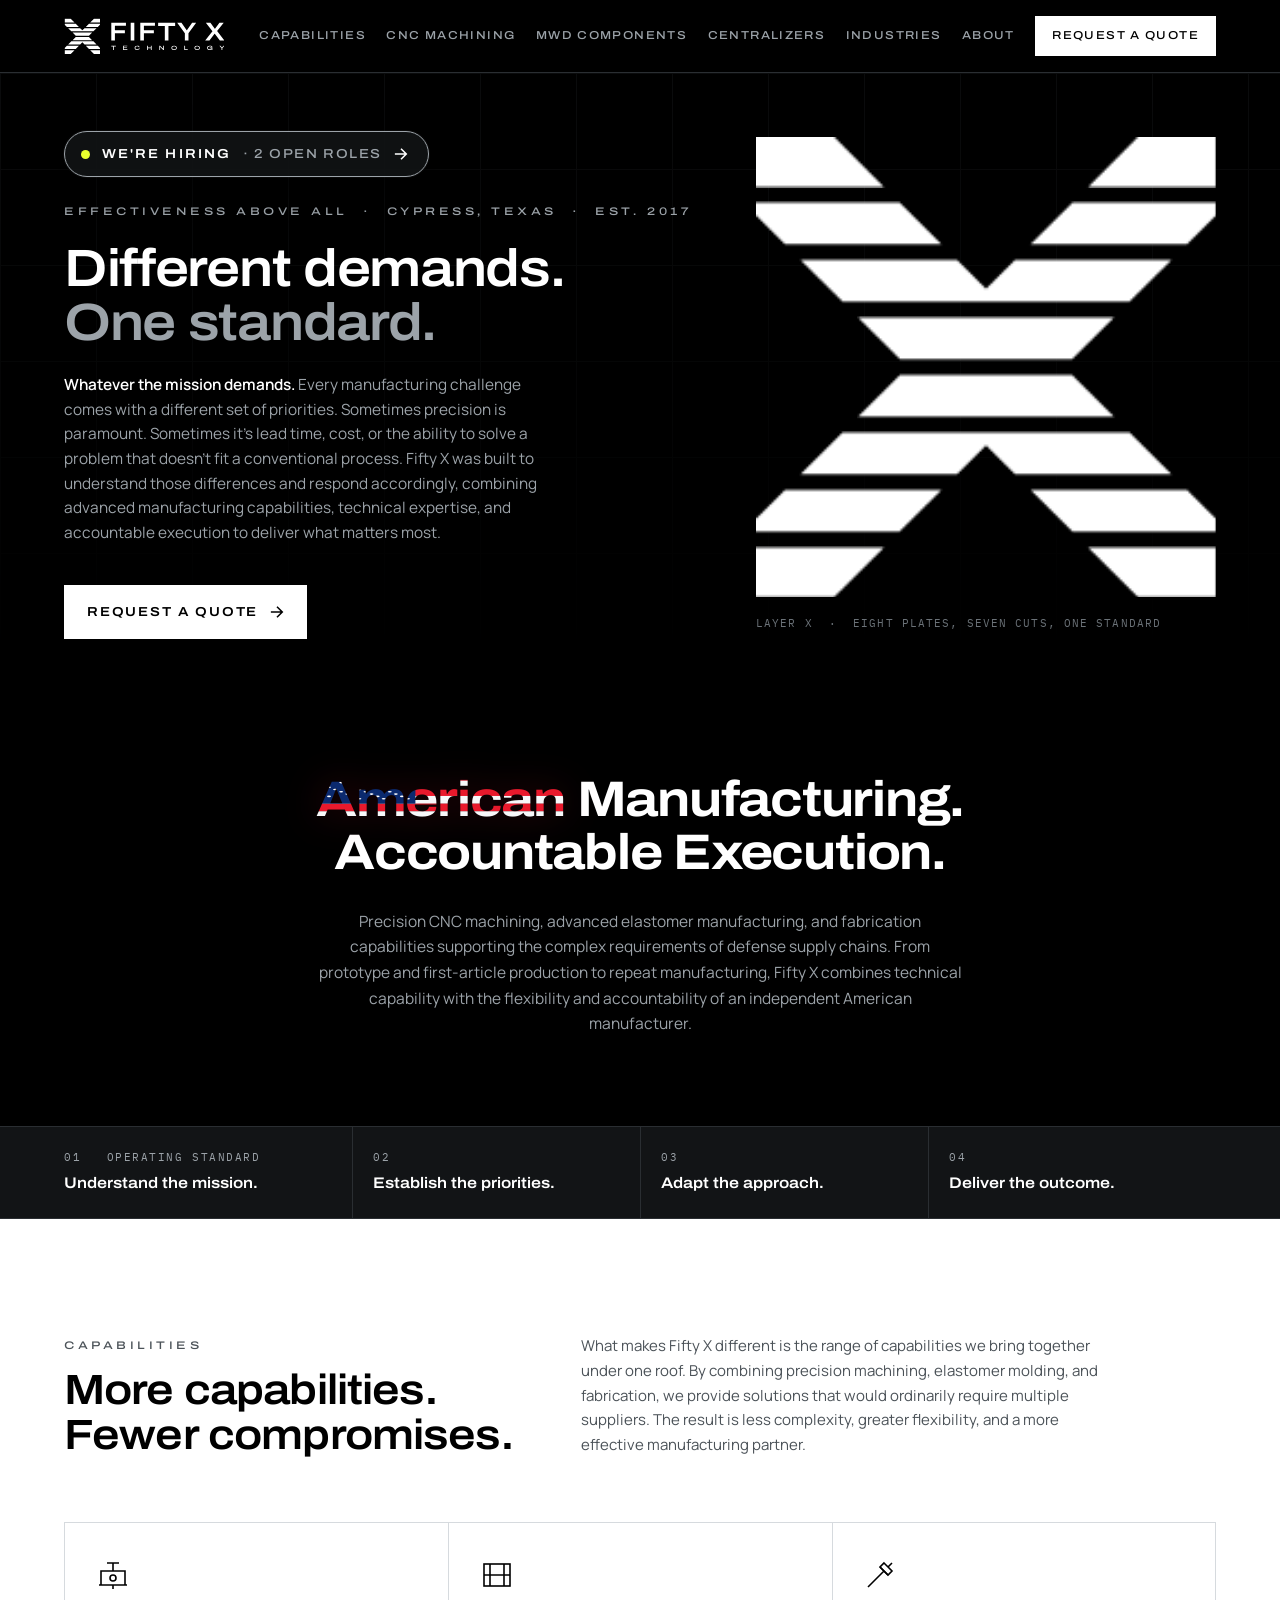
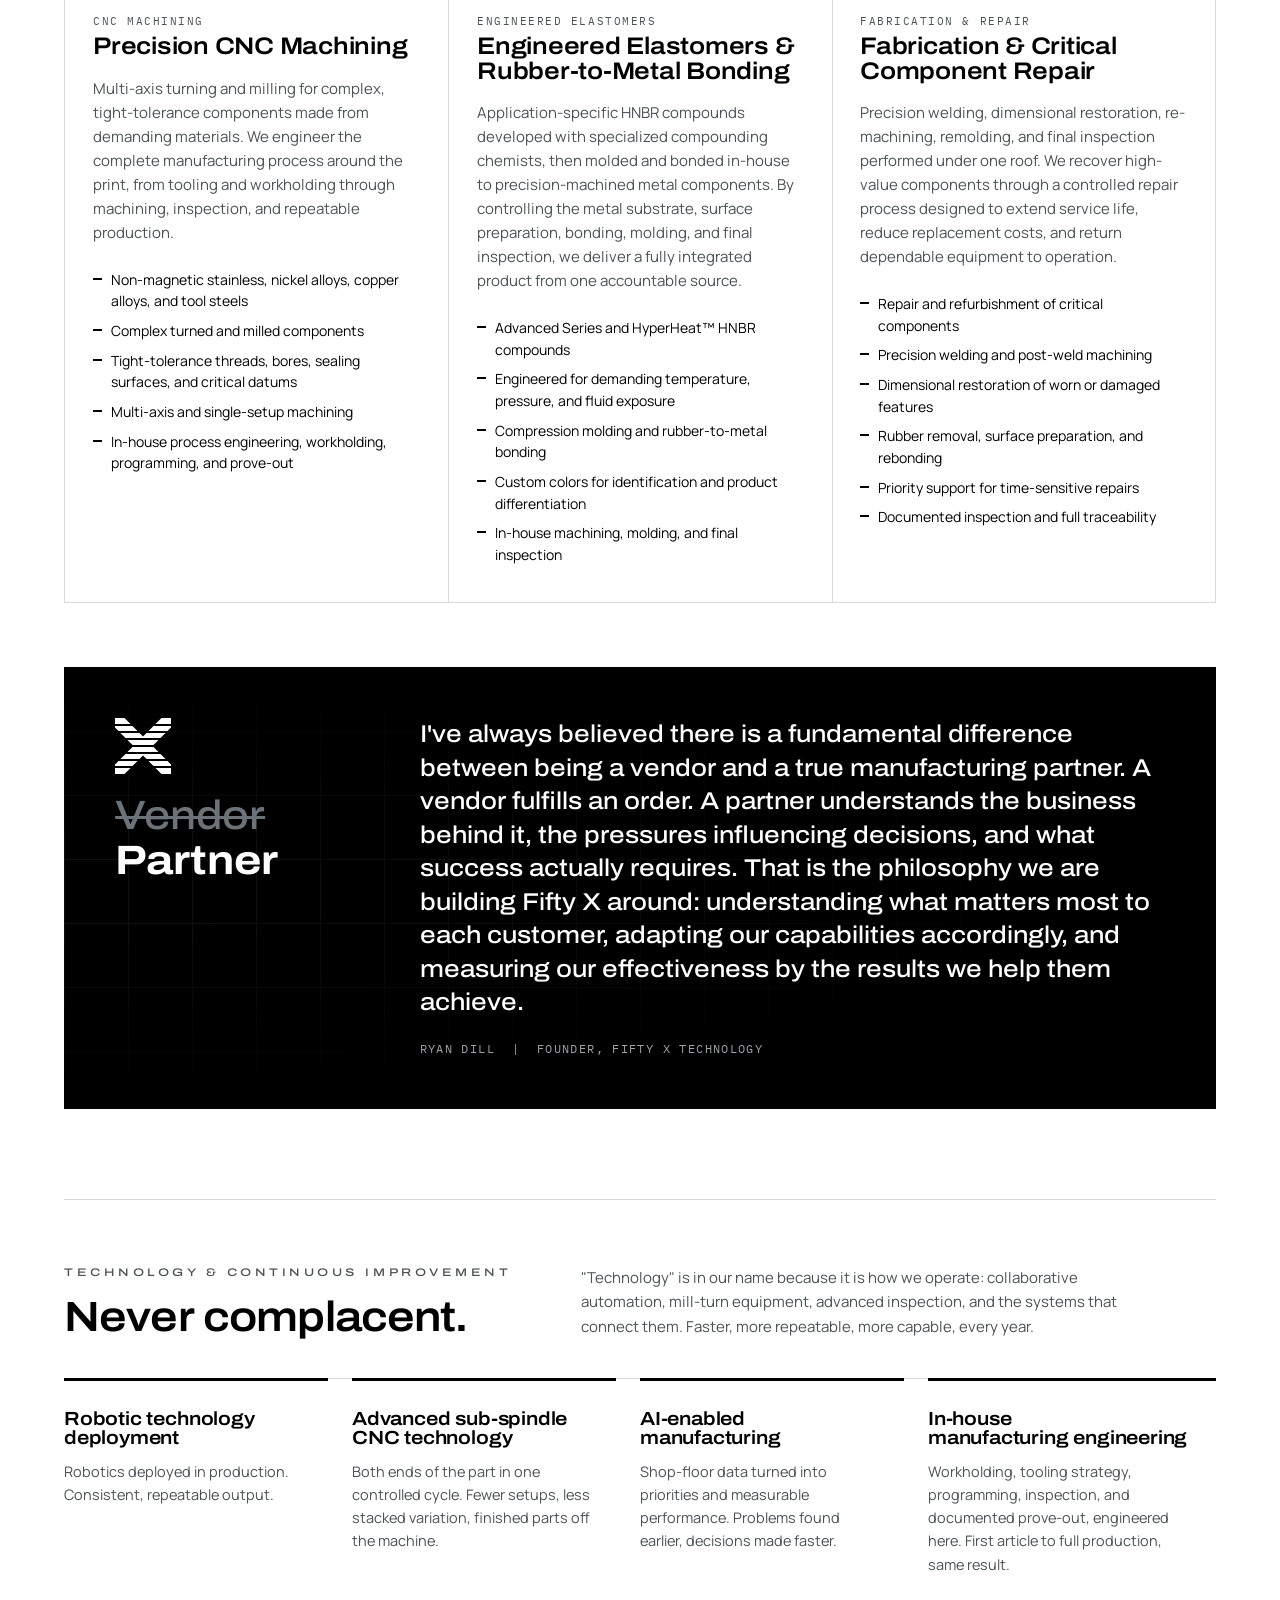
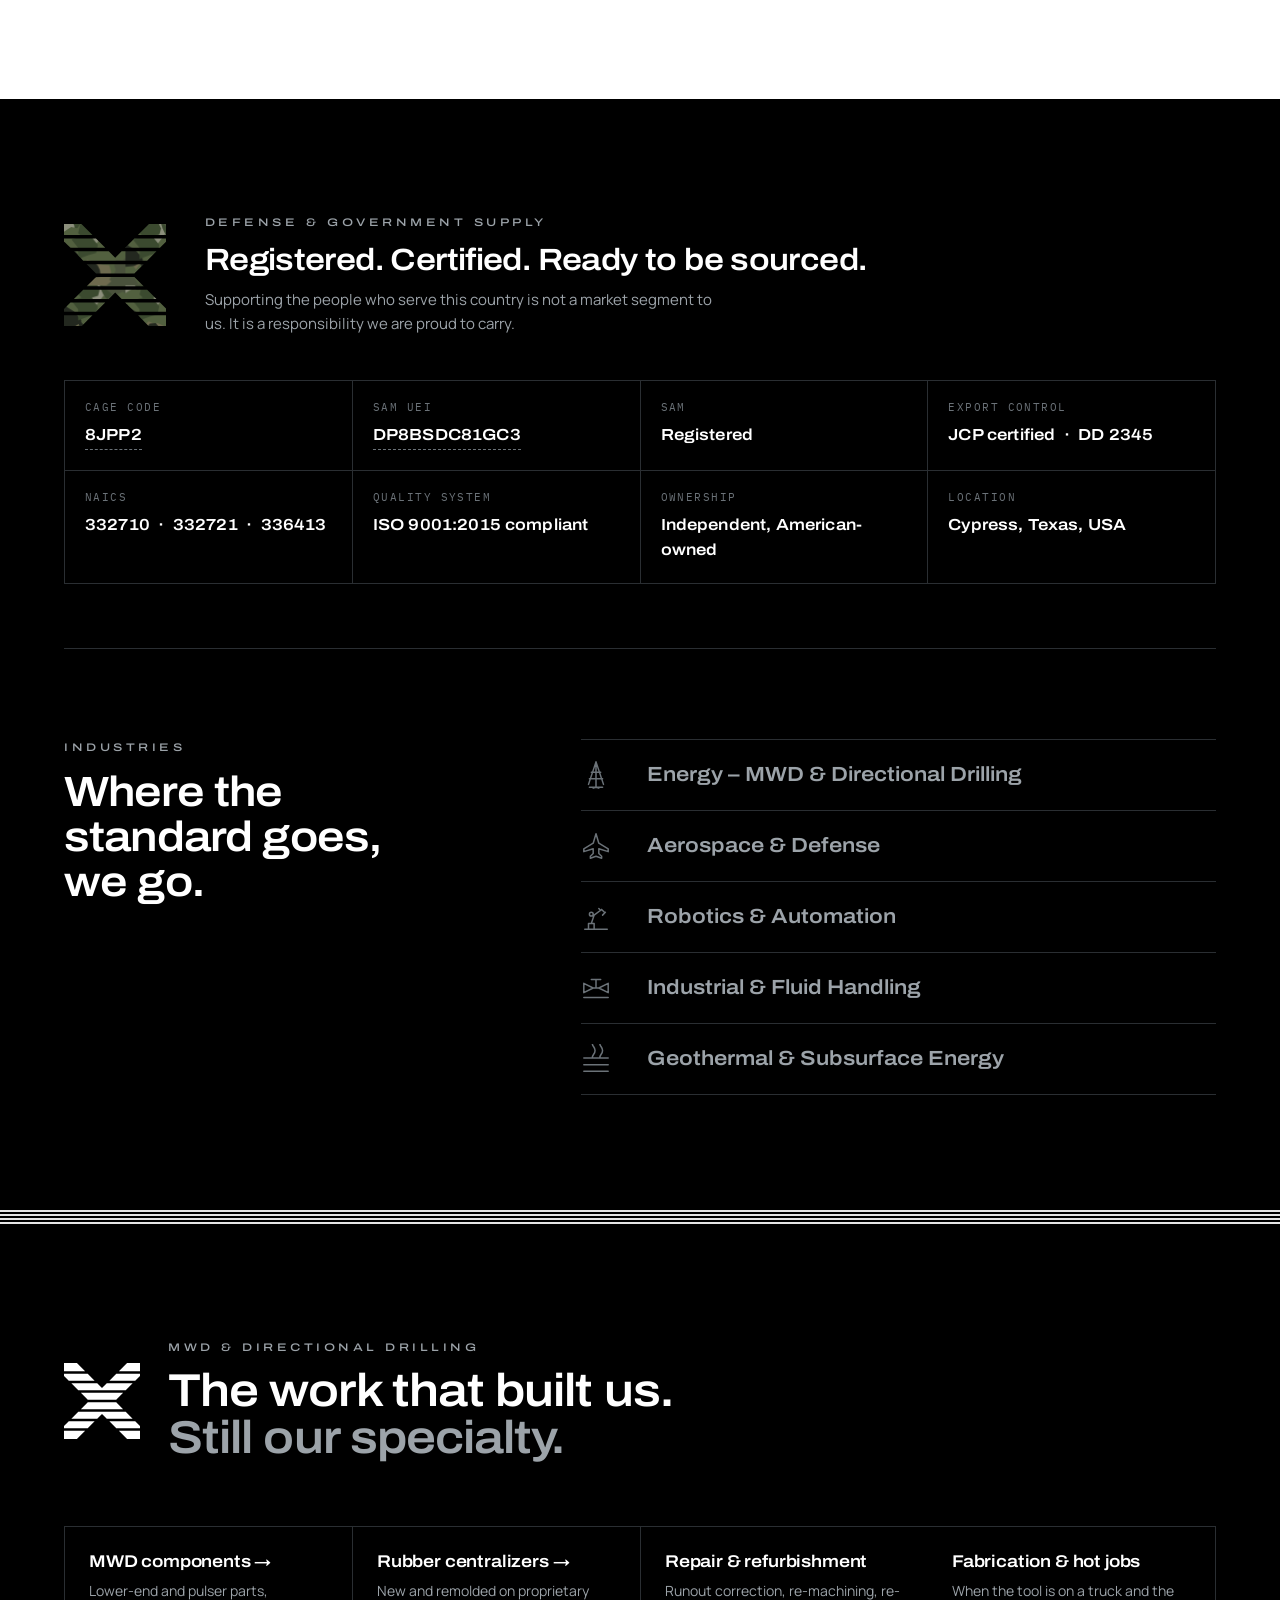
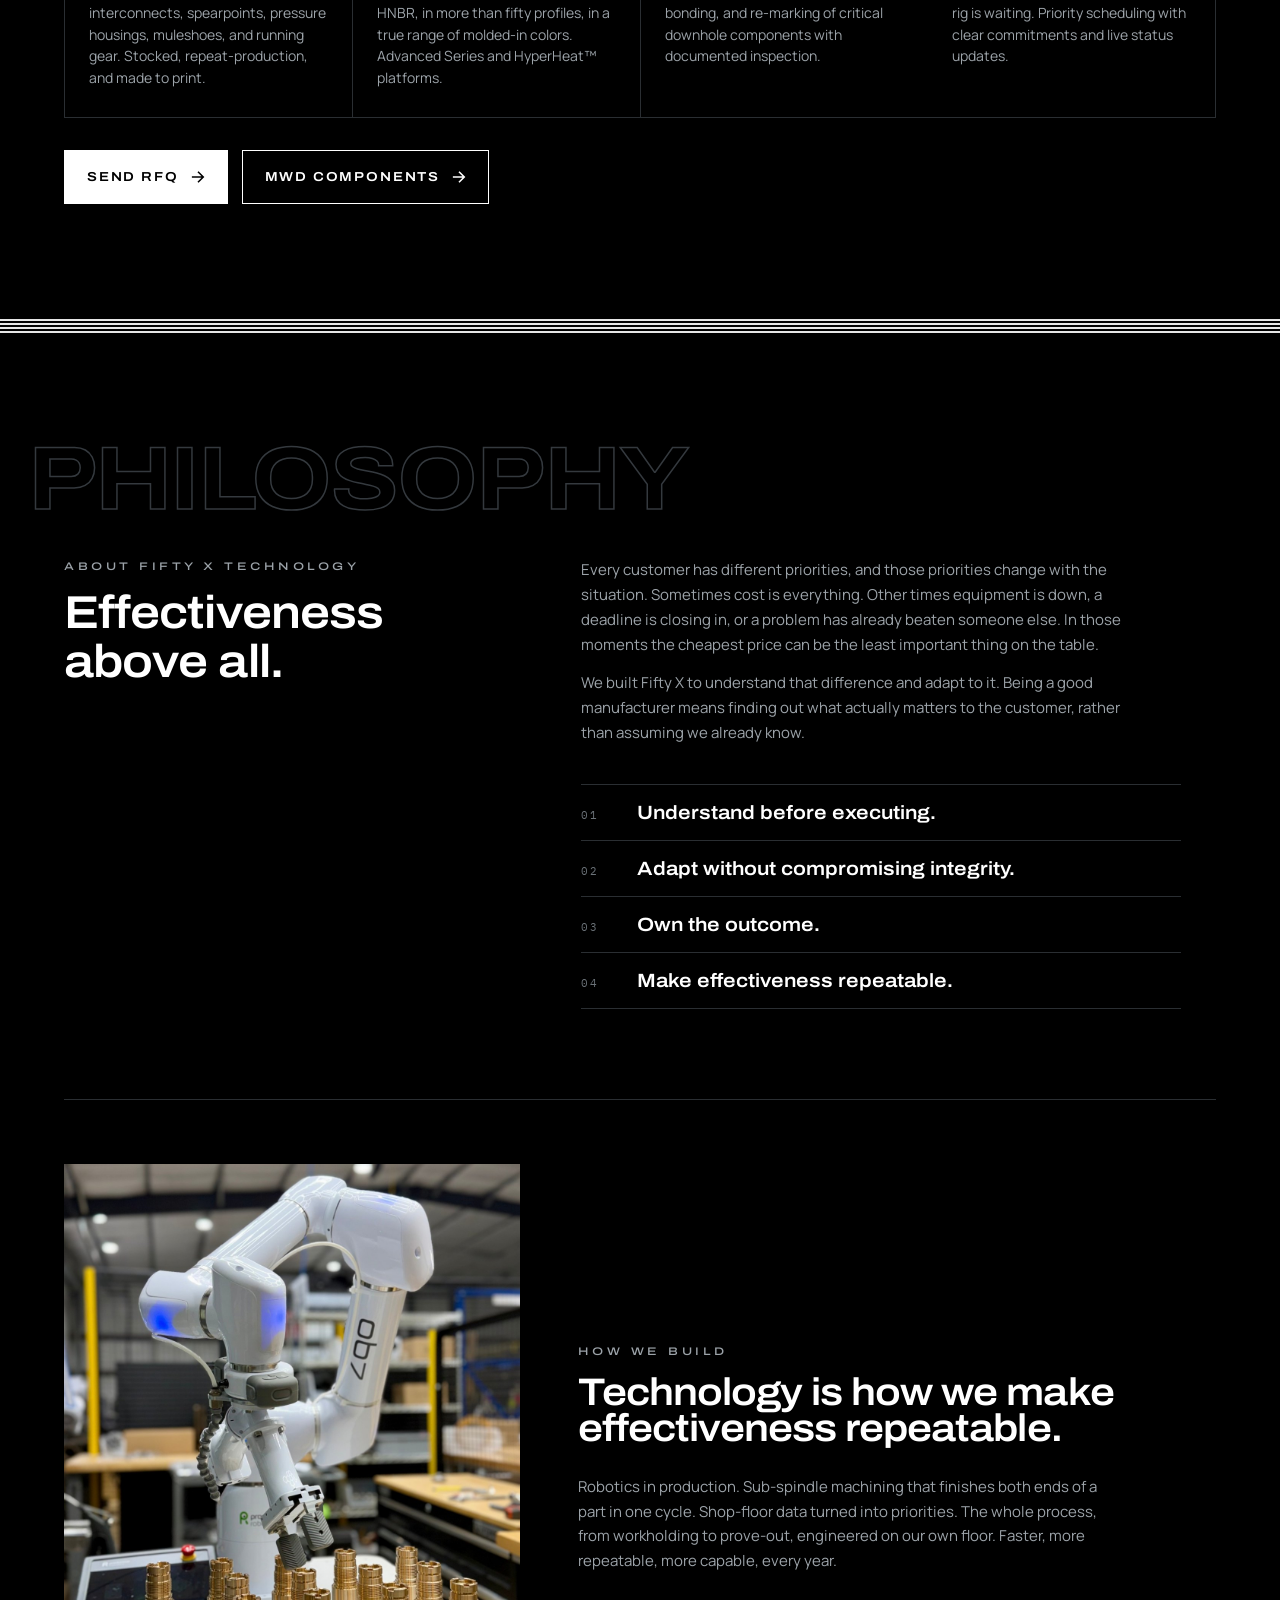
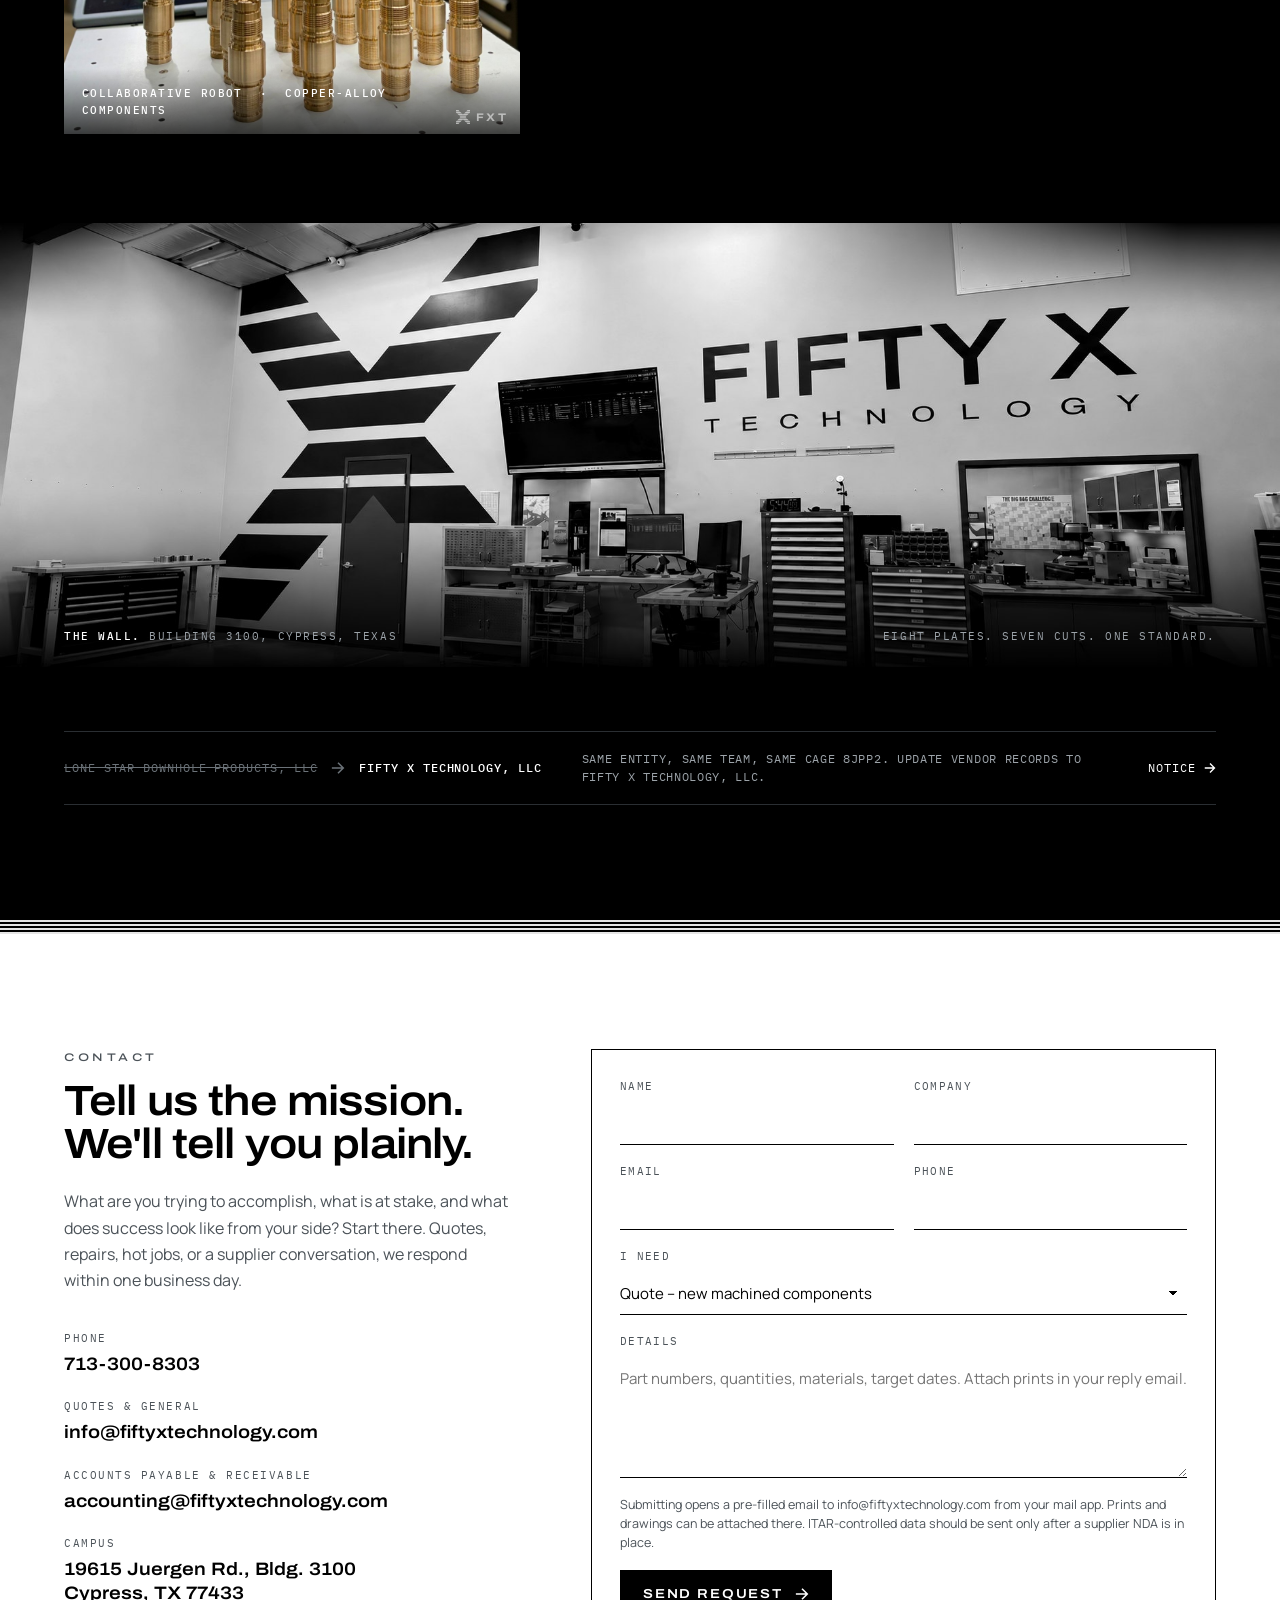
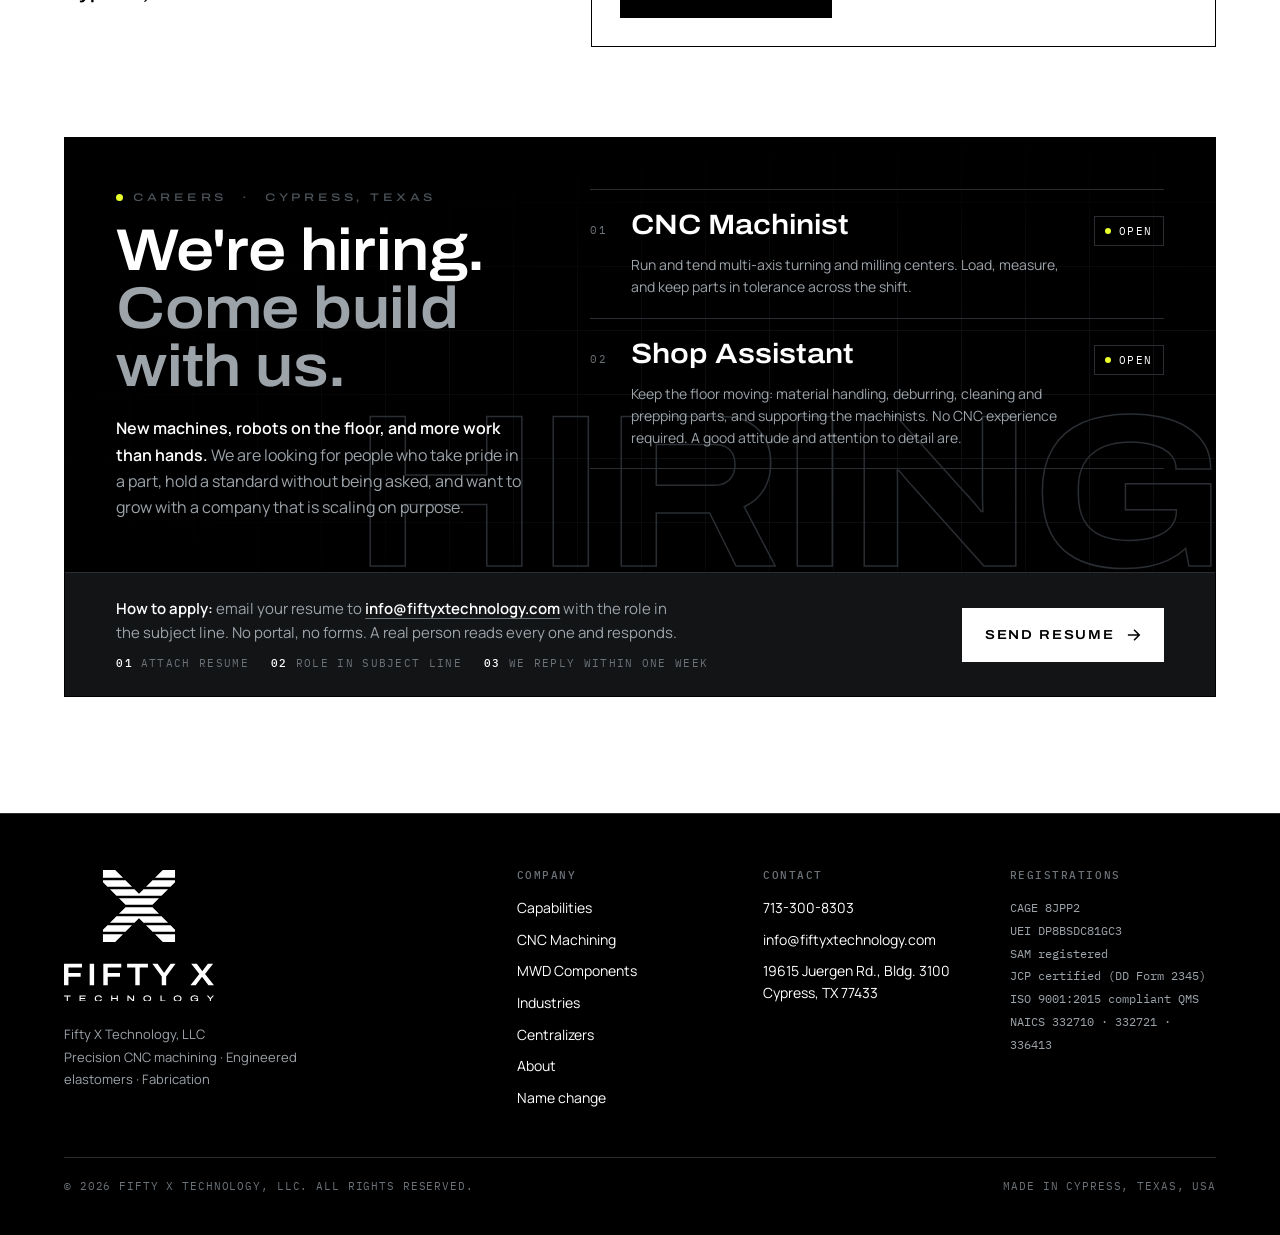
<file: index.html>
<!doctype html>
<html lang="en">
<head>
<meta charset="utf-8">
<meta name="viewport" content="width=device-width, initial-scale=1, viewport-fit=cover">
<link rel="canonical" href="https://fiftyxtechnology.com/">
<meta name="robots" content="index,follow,max-image-preview:large">
<meta name="keywords" content="precision CNC machining Cypress TX, machine shop Houston, MWD components, rubber centralizers, HNBR, rubber to metal bonding, Lone Star Downhole Products">
<meta name="theme-color" content="#000000">
<meta name="geo.region" content="US-TX"><meta name="geo.placename" content="Cypress, Texas">
<link rel="apple-touch-icon" href="apple-touch-icon.png">
<meta property="og:type" content="website"><meta property="og:site_name" content="Fifty X Technology"><meta property="og:locale" content="en_US">
<meta property="og:title" content="Fifty X Technology – Different Demands. One Standard."><meta property="og:description" content="Fifty X Technology (formerly Lone Star Downhole Products) is a precision CNC machining, engineered-elastomer, and fabrication manufacturer in Cypress, Texas, near Houston. MWD and directional-drilling specialists serving energy, aerospace, defense, and industrial buyers. ISO 9001:2015 compliant, CAGE 8JPP2."><meta property="og:url" content="https://fiftyxtechnology.com/">
<meta property="og:image" content="https://fiftyxtechnology.com/og-image.jpg"><meta property="og:image:width" content="1200"><meta property="og:image:height" content="630"><meta property="og:image:alt" content="The Fifty X Technology mark painted on the shop wall in Cypress, Texas">
<meta name="twitter:card" content="summary_large_image"><meta name="twitter:title" content="Fifty X Technology | Precision CNC Machining, Engineered Elastomers &amp; Fabrication – Cypress, TX"><meta name="twitter:description" content="Fifty X Technology (formerly Lone Star Downhole Products) is a precision CNC machining, engineered-elastomer, and fabrication manufacturer in Cypress, Texas, near Houston. MWD and directional-drilling specialists serving energy, aerospace, defense, and industrial buyers. ISO 9001:2015 compliant, CAGE 8JPP2."><meta name="twitter:image" content="https://fiftyxtechnology.com/og-image.jpg">
<link rel="stylesheet" href="fx.css?v=32">
<script type="application/ld+json">{"@context": "https://schema.org", "@graph": [{"@type": "Organization", "@id": "https://fiftyxtechnology.com/#org", "name": "Fifty X Technology, LLC", "alternateName": ["Fifty X Technology", "Lone Star Downhole Products, LLC", "LSDP"], "url": "https://fiftyxtechnology.com/", "logo": "https://fiftyxtechnology.com/icon-512.png", "image": "https://fiftyxtechnology.com/og-image.jpg", "email": "info@fiftyxtechnology.com", "telephone": "+1-713-300-8303", "foundingDate": "2017", "address": {"@type": "PostalAddress", "streetAddress": "19615 Juergen Rd., Bldg. 3100", "addressLocality": "Cypress", "addressRegion": "TX", "postalCode": "77433", "addressCountry": "US"}, "contactPoint": [{"@type": "ContactPoint", "telephone": "+1-713-300-8303", "email": "info@fiftyxtechnology.com", "contactType": "sales", "areaServed": "US", "availableLanguage": "English"}], "identifier": [{"@type": "PropertyValue", "propertyID": "CAGE", "value": "8JPP2"}, {"@type": "PropertyValue", "propertyID": "UEI", "value": "DP8BSDC81GC3"}, {"@type": "PropertyValue", "propertyID": "NAICS", "value": "332710"}], "slogan": "Effectiveness Above All", "knowsAbout": ["Precision CNC machining", "Multi-axis turning and milling", "MWD components", "Directional drilling tool components", "Rubber centralizers", "HNBR elastomers", "Rubber-to-metal bonding", "Beryllium copper machining", "Nitronic 50 machining", "Pressure housings", "Muleshoes", "Robotic automation"]}, {"@type": "LocalBusiness", "@id": "https://fiftyxtechnology.com/#business", "name": "Fifty X Technology", "image": "https://fiftyxtechnology.com/og-image.jpg", "url": "https://fiftyxtechnology.com/", "telephone": "+1-713-300-8303", "email": "info@fiftyxtechnology.com", "priceRange": "$$", "address": {"@type": "PostalAddress", "streetAddress": "19615 Juergen Rd., Bldg. 3100", "addressLocality": "Cypress", "addressRegion": "TX", "postalCode": "77433", "addressCountry": "US"}, "areaServed": [{"@type": "State", "name": "Texas"}, {"@type": "Country", "name": "United States"}], "openingHoursSpecification": [{"@type": "OpeningHoursSpecification", "dayOfWeek": ["Monday", "Tuesday", "Wednesday", "Thursday", "Friday"], "opens": "07:00", "closes": "17:00"}], "parentOrganization": {"@id": "https://fiftyxtechnology.com/#org"}, "sameAs": []}, {"@type": "WebSite", "@id": "https://fiftyxtechnology.com/#website", "url": "https://fiftyxtechnology.com/", "name": "Fifty X Technology", "publisher": {"@id": "https://fiftyxtechnology.com/#org"}}, {"@type": "BreadcrumbList", "itemListElement": [{"@type": "ListItem", "position": 1, "name": "Home", "item": "https://fiftyxtechnology.com/"}]}, {"@type": "JobPosting", "title": "CNC Machinist", "description": "Run and tend multi-axis CNC turning and milling centers at a precision machine shop in Cypress, Texas. Load, measure, and keep parts in tolerance across the shift. Non-magnetic stainless, copper alloys, nickel alloys, and tool steels. Apply by emailing your resume to info@fiftyxtechnology.com with the role in the subject line.", "datePosted": "2026-09-29", "validThrough": "2027-03-31", "employmentType": "FULL_TIME", "hiringOrganization": {"@type": "Organization", "name": "Fifty X Technology, LLC", "sameAs": "https://fiftyxtechnology.com/", "logo": "https://fiftyxtechnology.com/icon-512.png"}, "jobLocation": {"@type": "Place", "address": {"@type": "PostalAddress", "streetAddress": "19615 Juergen Rd., Bldg. 3100", "addressLocality": "Cypress", "addressRegion": "TX", "postalCode": "77433", "addressCountry": "US"}}, "applicantLocationRequirements": {"@type": "Country", "name": "USA"}, "directApply": false, "url": "https://fiftyxtechnology.com/#careers", "industry": "Precision machining and manufacturing"}, {"@type": "JobPosting", "title": "Shop Assistant", "description": "Keep the floor moving at a precision machine shop in Cypress, Texas: material handling, deburring, cleaning and prepping parts, and supporting the machinists. No CNC experience required. Apply by emailing your resume to info@fiftyxtechnology.com with the role in the subject line.", "datePosted": "2026-09-29", "validThrough": "2027-03-31", "employmentType": "FULL_TIME", "hiringOrganization": {"@type": "Organization", "name": "Fifty X Technology, LLC", "sameAs": "https://fiftyxtechnology.com/", "logo": "https://fiftyxtechnology.com/icon-512.png"}, "jobLocation": {"@type": "Place", "address": {"@type": "PostalAddress", "streetAddress": "19615 Juergen Rd., Bldg. 3100", "addressLocality": "Cypress", "addressRegion": "TX", "postalCode": "77433", "addressCountry": "US"}}, "applicantLocationRequirements": {"@type": "Country", "name": "USA"}, "directApply": false, "url": "https://fiftyxtechnology.com/#careers", "industry": "Precision machining and manufacturing"}]}</script>

<title>Fifty X Technology | Effectiveness Above All – Precision CNC Machining &amp; Engineered Elastomers, Cypress, TX</title>
<meta name="description" content="Different demands. One standard. Fifty X Technology (formerly Lone Star Downhole Products) is a precision CNC machining, engineered-elastomer, and fabrication manufacturer in Cypress, Texas, built on one philosophy: Effectiveness Above All. Understand the mission, establish the priorities, adapt the approach, deliver the outcome.">
<link rel="preconnect" href="https://fonts.googleapis.com">
<link rel="preconnect" href="https://fonts.gstatic.com" crossorigin>
<link rel="stylesheet" href="https://fonts.googleapis.com/css2?family=Archivo:wdth,wght@62..125,100..900&family=Manrope:wght@400..800&family=IBM+Plex+Mono:wght@400;500&display=swap">
<link rel="icon" href="data:image/svg+xml,%3Csvg%20xmlns%3D%22http%3A//www.w3.org/2000/svg%22%20viewBox%3D%220%200%20100%20100%22%3E%3Ctitle%3EFifty%20X%20app%20icon%3C/title%3E%3Cg%20fill%3D%22%23000000%22%20fill-rule%3D%22nonzero%22%3E%3Cpath%20d%3D%22M0%209%20L9%200%20L91%200%20L100%209%20L100%2091%20L91%20100%20L9%20100%20L0%2091%20Z%20M29.54%2019%20L19%2019%20L19%2029.54%20L39.46%2050%20L19%2070.46%20L19%2081%20L29.54%2081%20L50%2060.54%20L70.46%2081%20L81%2081%20L81%2070.46%20L60.54%2050%20L81%2029.54%20L81%2019%20L70.46%2019%20L50%2039.46%20Z%22/%3E%3C/g%3E%3C/svg%3E">
<style>
:root{
  --ink:#000000;
  --paper:#FFFFFF;
  --graphite:#121416;
  --carbon:#1C1F22;
  --hair-d:#2A2E32;
  --steel:#9CA3A9;
  --steel-2:#6B7278;
  --hair-l:#D6DADE;
  --slate:#4B5258;
  --mist:#F3F4F5;
  --display:"Archivo","Helvetica Neue",Arial,sans-serif;
  --body:"Manrope","Helvetica Neue",Arial,sans-serif;
  --mono:"IBM Plex Mono","SFMono-Regular",Consolas,monospace;
  --gutter:clamp(16px,5vw,72px);
  --maxw:1320px;
  color-scheme:dark;
}
*{box-sizing:border-box}
html{scroll-behavior:smooth;-webkit-text-size-adjust:100%}
@media (prefers-reduced-motion:reduce){html{scroll-behavior:auto}}
body{margin:0;background:var(--ink);color:var(--paper);font-family:var(--body);font-size:16px;line-height:1.55;-webkit-font-smoothing:antialiased;overflow-x:hidden}
a{color:inherit;text-decoration:none}
img,svg{max-width:100%;display:block}
h1,h2,h3,h4{margin:0;font-family:var(--display);font-stretch:112.5%;font-weight:600;letter-spacing:-.01em;line-height:1.02;text-wrap:balance}
p{margin:0}
:focus-visible{outline:2px solid var(--paper);outline-offset:3px}
.light :focus-visible{outline-color:var(--ink)}
.wrap{max-width:var(--maxw);margin:0 auto;padding-inline:var(--gutter)}
.eyebrow{font-family:var(--display);font-stretch:125%;font-weight:500;font-size:11px;letter-spacing:.32em;text-transform:uppercase;color:var(--steel)}
.light .eyebrow{color:var(--slate)}
.mono{font-family:var(--mono);font-size:12px;letter-spacing:.06em;text-transform:uppercase}
.btn{display:inline-flex;align-items:center;gap:12px;font-family:var(--display);font-stretch:112.5%;font-weight:600;font-size:13px;letter-spacing:.14em;text-transform:uppercase;padding:16px 22px;border:1px solid var(--paper);transition:background .18s,color .18s,transform .18s}
.btn svg{width:14px;height:14px;flex:none}
.btn-solid{background:var(--paper);color:var(--ink)}
.btn-solid:hover{background:var(--ink);color:var(--paper)}
.btn-ghost{background:transparent;color:var(--paper)}
.btn-ghost:hover{background:var(--paper);color:var(--ink)}
.light .btn{border-color:var(--ink)}
.light .btn-solid{background:var(--ink);color:var(--paper)}
.light .btn-solid:hover{background:var(--paper);color:var(--ink)}
.light .btn-ghost{color:var(--ink)}
.light .btn-ghost:hover{background:var(--ink);color:var(--paper)}

/* ---------- plates: the section divider motif (echoes the mark's cuts) ---------- */
.plates{height:14px;background:repeating-linear-gradient(to bottom,var(--paper) 0 2px,transparent 2px 4px);opacity:.9}
.light .plates{background:repeating-linear-gradient(to bottom,var(--ink) 0 2px,transparent 2px 4px)}
.slit{height:1px;background:var(--hair-d)}
.light .slit{background:var(--hair-l)}

/* ---------- transition strip: chyron ---------- */
.strip{background:var(--ink);border-bottom:1px solid var(--hair-d);overflow:hidden;font-family:var(--mono);font-size:12px;letter-spacing:.1em;text-transform:uppercase;color:#E9FF2E;padding-block:9px;white-space:nowrap}
.strip-track{display:inline-flex;gap:0;will-change:transform}
.strip a{display:inline-block;padding-inline:3vw;color:inherit}
.strip b{font-weight:500;color:#F7FF7A}
.strip u{text-decoration:underline;text-underline-offset:3px}
.strip a:hover u{color:var(--paper)}
@media (prefers-reduced-motion:no-preference){
  .strip-track{animation:chyron 36s linear infinite}
  .strip:hover .strip-track{animation-play-state:paused}
  @keyframes chyron{from{transform:translateX(0)}to{transform:translateX(-50%)}}
}
@media (prefers-reduced-motion:reduce){.strip a:not(:first-child){display:none}.strip{white-space:normal;text-align:center}}

/* ---------- nav ---------- */
.nav{position:sticky;top:env(safe-area-inset-top,0px);z-index:50;background:rgba(0,0,0,.86);backdrop-filter:blur(10px);-webkit-backdrop-filter:blur(10px);border-bottom:1px solid var(--hair-d)}
.nav .wrap{display:flex;align-items:center;justify-content:space-between;gap:24px;height:72px}
.brand{display:block;height:36px}
.brand svg{height:100%;width:auto}
.links{display:flex;gap:clamp(14px,1.6vw,26px);align-items:center}
.links a{white-space:nowrap;font-family:var(--display);font-stretch:112.5%;font-weight:500;font-size:11.5px;letter-spacing:.12em;text-transform:uppercase;color:var(--steel);padding:8px 0;border-bottom:1px solid transparent;transition:color .15s,border-color .15s}
.links a:hover{color:var(--paper);border-color:var(--paper)}
.links .cta{color:var(--ink);background:var(--paper);padding:10px 16px;border:1px solid var(--paper)}
.links .cta:hover{background:var(--ink);color:var(--paper)}
.menu-btn{display:none;background:none;border:1px solid var(--hair-d);color:var(--paper);font-family:var(--mono);font-size:12px;letter-spacing:.12em;text-transform:uppercase;padding:10px 14px;cursor:pointer}
@media (max-width:1200px){
  .links{display:none;position:absolute;left:0;right:0;top:72px;background:var(--ink);border-bottom:1px solid var(--hair-d);flex-direction:column;align-items:stretch;gap:0;padding:8px var(--gutter) 20px}
  .links.open{display:flex}
  .links a{padding:14px 0;border-bottom:1px solid var(--hair-d);font-size:13px}
  .links .cta{margin-top:14px;text-align:center}
  .menu-btn{display:block}
}
@media (max-width:1200px){.links{gap:0}}

/* ---------- hero ---------- */
.hero{position:relative;overflow:hidden;background:var(--ink)}
.hero::before{content:"";position:absolute;inset:0;background-image:linear-gradient(var(--hair-d) 1px,transparent 1px),linear-gradient(90deg,var(--hair-d) 1px,transparent 1px);background-size:96px 96px;opacity:.28;mask-image:linear-gradient(to bottom,rgba(0,0,0,.9),transparent 90%);-webkit-mask-image:linear-gradient(to bottom,rgba(0,0,0,.9),transparent 90%)}
.hero .wrap{position:relative;display:grid;grid-template-columns:minmax(0,7fr) minmax(0,5fr);gap:48px;align-items:center;padding-block:clamp(36px,4.5vw,64px) clamp(64px,9vw,128px)}
.hero h1{font-size:clamp(32px,4.1vw,58px);letter-spacing:-.025em;line-height:1.02;margin-top:22px}
.hero h1 em{font-style:normal;color:var(--steel)}
.hero .lede{max-width:56ch;margin-top:24px;font-size:clamp(15px,1.2vw,17px);line-height:1.6;color:var(--steel)}
.hero .lede b{color:var(--paper);font-weight:600}
.hero .actions{display:flex;flex-wrap:wrap;gap:14px;margin-top:40px}
.hero-mark{position:relative;max-width:500px;width:100%;justify-self:end}
.hero-mark svg{width:100%;height:auto;aspect-ratio:1}
.hero-mark .plate{fill:var(--paper);transform-origin:50% 50%}
@media (prefers-reduced-motion:no-preference){
  .hero-mark .plate{animation:plate-in .9s cubic-bezier(.2,.8,.2,1) both}
  .hero-mark .plate:nth-child(odd){--from:-60px}
  .hero-mark .plate:nth-child(even){--from:60px}
  @keyframes plate-in{from{opacity:0;transform:translateX(var(--from,-60px))}to{opacity:1;transform:none}}
  .hero-mark .p1{animation-delay:.05s}.hero-mark .p2{animation-delay:.12s}.hero-mark .p3{animation-delay:.19s}.hero-mark .p4{animation-delay:.26s}
  .hero-mark .p5{animation-delay:.33s}.hero-mark .p6{animation-delay:.40s}.hero-mark .p7{animation-delay:.47s}.hero-mark .p8{animation-delay:.54s}
}
.hero-mark .tag{margin-top:18px;font-family:var(--mono);font-size:11px;letter-spacing:.1em;text-transform:uppercase;color:var(--steel-2)}
@media (max-width:900px){
  .hero .wrap{grid-template-columns:1fr;gap:40px}
  .hero-mark{max-width:220px;justify-self:start;order:-1}
}

/* ---------- ticker / credentials ---------- */
.cred{border-top:1px solid var(--hair-d);border-bottom:1px solid var(--hair-d);background:var(--graphite)}
.cred .wrap{display:grid;grid-template-columns:repeat(4,1fr)}
.cred .cell{padding:22px 0;border-left:1px solid var(--hair-d);padding-left:20px}
.cred .cell:first-child{border-left:0;padding-left:0}
.cred .k{font-family:var(--mono);font-size:11px;letter-spacing:.14em;text-transform:uppercase;color:var(--steel-2)}
.cred .v{font-family:var(--display);font-stretch:112.5%;font-weight:600;font-size:17px;margin-top:6px}
@media (max-width:900px){.cred .wrap{grid-template-columns:1fr 1fr}.cred .cell:nth-child(3){border-left:0;padding-left:0}.cred .cell{border-top:1px solid var(--hair-d)}.cred .cell:nth-child(-n+2){border-top:0}}
@media (max-width:480px){.cred .wrap{grid-template-columns:1fr}.cred .cell{border-left:0;padding-left:0;padding-block:14px}.cred .cell:nth-child(2){border-top:1px solid var(--hair-d)}}

/* ---------- generic section ---------- */
.section{padding-block:clamp(72px,9vw,128px)}
.section.light{background:var(--paper);color:var(--ink)}
.head{display:grid;grid-template-columns:minmax(0,5fr) minmax(0,7fr);gap:32px 64px;align-items:end;margin-bottom:clamp(40px,5vw,72px)}
.head h2{font-size:clamp(26px,3.3vw,46px);font-weight:600;letter-spacing:-.02em;line-height:1.06}
.head .intro{font-size:clamp(15px,1.1vw,16.5px);line-height:1.65;color:var(--steel);max-width:60ch}
.light .head .intro{color:var(--slate)}
@media (max-width:900px){.head{grid-template-columns:1fr}}

/* ---------- capabilities ---------- */
.caps{display:grid;grid-template-columns:repeat(3,1fr);border-top:1px solid var(--hair-l);border-left:1px solid var(--hair-l)}
.cap{border-right:1px solid var(--hair-l);border-bottom:1px solid var(--hair-l);padding:32px 28px 36px;display:flex;flex-direction:column;gap:18px;position:relative;transition:background .2s}
.cap:hover{background:var(--mist)}
.cap .idx{font-family:var(--mono);font-size:11px;letter-spacing:.14em;color:var(--slate)}
.cap h3{font-size:24px;margin-top:4px}
.cap p{color:var(--slate);font-size:15px;line-height:1.6}
.cap ul{list-style:none;margin:6px 0 0;padding:0;display:flex;flex-direction:column;gap:8px}
.cap li{font-size:14px;padding-left:18px;position:relative;color:var(--ink)}
.cap li::before{content:"";position:absolute;left:0;top:9px;width:9px;height:2px;background:var(--ink)}
.cap .ico{width:40px;height:40px}
@media (max-width:900px){.caps{grid-template-columns:1fr}}

.integrated{margin-top:clamp(48px,6vw,80px);display:grid;grid-template-columns:minmax(0,4fr) minmax(0,8fr);gap:32px 64px;align-items:start}
.integrated h3{font-size:clamp(24px,2.6vw,34px)}
.integrated p{color:var(--slate);max-width:60ch;margin-top:14px;line-height:1.65}
.flow{display:grid;grid-template-columns:repeat(7,1fr);gap:0;border:1px solid var(--ink)}
.flow div{padding:16px 10px 18px;border-right:1px solid var(--ink);font-family:var(--display);font-stretch:112.5%;font-weight:600;font-size:12px;letter-spacing:.06em;text-transform:uppercase;line-height:1.25;position:relative}
.flow div:last-child{border-right:0}
.flow span{display:block;font-family:var(--mono);font-weight:400;font-size:10px;letter-spacing:.1em;color:var(--slate);margin-bottom:8px}
.flow .in{background:var(--ink);color:var(--paper)}
.flow .in span{color:var(--steel)}
.turnkey{margin-top:clamp(48px,6vw,80px);padding-top:clamp(36px,4vw,56px);border-top:1px solid var(--hair-l);display:grid;grid-template-columns:minmax(0,4fr) minmax(0,8fr);gap:32px 64px;align-items:start}
.turnkey h3{font-size:clamp(24px,2.6vw,34px)}
.turnkey p{color:var(--slate);max-width:52ch;margin-top:14px;line-height:1.65}
.svc-list{list-style:none;margin:0;padding:0;display:grid;grid-template-columns:repeat(4,1fr);gap:1px;background:var(--hair-l);border:1px solid var(--hair-l)}
.svc-list li{background:var(--paper);padding:12px 14px;min-height:60px;display:flex;align-items:center;font-family:var(--display);font-stretch:112.5%;font-weight:600;font-size:12px;letter-spacing:.08em;text-transform:uppercase;line-height:1.3}
@media (max-width:900px){.turnkey{grid-template-columns:1fr}.svc-list{grid-template-columns:repeat(2,1fr)}}
@media (max-width:900px){.integrated{grid-template-columns:1fr}.flow{grid-template-columns:repeat(4,1fr)}.flow div{border-bottom:1px solid var(--ink)}.flow div:nth-child(4n){border-right:0}.flow div:nth-child(n+5){border-bottom:0}}
@media (max-width:480px){.flow{grid-template-columns:repeat(2,1fr)}.flow div{border-right:1px solid var(--ink);border-bottom:1px solid var(--ink)}.flow div:nth-child(2n){border-right:0}.flow div:nth-child(n+5){border-bottom:1px solid var(--ink)}.flow div:nth-last-child(-n+1){border-bottom:0}}

/* ---------- industries ---------- */
.ind{display:grid;grid-template-columns:repeat(5,1fr);border-top:1px solid var(--hair-d);border-left:1px solid var(--hair-d)}
.ind>a,.ind>div{border-right:1px solid var(--hair-d);border-bottom:1px solid var(--hair-d);padding:28px 22px 30px;min-height:220px;display:flex;flex-direction:column;justify-content:space-between;gap:24px;transition:background .2s}
.ind>a:hover{background:var(--graphite)}
.ind h3{font-size:19px;line-height:1.15}
.ind p{font-size:13.5px;line-height:1.55;color:var(--steel)}
.ind .foundation{background:var(--paper);color:var(--ink)}
.ind .foundation p{color:var(--slate)}
.ind .foundation .mono{color:var(--ink)}
.ind .mono{color:var(--steel-2)}
@media (max-width:1100px){.ind{grid-template-columns:repeat(3,1fr)}}
@media (max-width:700px){.ind{grid-template-columns:1fr 1fr}}
@media (max-width:440px){.ind{grid-template-columns:1fr}}

/* ---------- MWD section ---------- */
.mwd{background:var(--ink);position:relative}
.mwd .banner{display:grid;grid-template-columns:auto 1fr;gap:28px;align-items:center;margin-bottom:clamp(40px,5vw,72px)}
.mwd .banner .x{width:76px;height:76px}
.mwd .banner h2{font-size:clamp(28px,3.6vw,50px);font-weight:600;letter-spacing:-.02em}
.mwd .banner h2 span{display:block;color:var(--steel)}
.mwd-grid{display:grid;grid-template-columns:minmax(0,5fr) minmax(0,7fr);gap:48px 72px}
.mwd .lede{font-size:clamp(17px,1.4vw,20px);line-height:1.6;color:var(--paper)}
.mwd .sub{margin-top:20px;color:var(--steel);line-height:1.65;max-width:52ch}
.mwd .sub+.sub{margin-top:14px}
.svc{display:grid;grid-template-columns:1fr 1fr;gap:1px;background:var(--hair-d);border:1px solid var(--hair-d)}
.svc>div,.svc>a{background:var(--ink);padding:24px 22px 26px;display:block}
.svc>a:hover{background:var(--graphite)}
.svc h3{font-size:17px;margin-bottom:10px}
.svc p{font-size:14px;color:var(--steel);line-height:1.55}
.spec{margin-top:1px;background:var(--hair-d);border:1px solid var(--hair-d);border-top:0;display:grid;grid-template-columns:repeat(3,1fr);gap:1px}
.spec div{background:var(--graphite);padding:18px 22px}
.spec .k{font-family:var(--mono);font-size:10.5px;letter-spacing:.14em;text-transform:uppercase;color:var(--steel-2)}
.spec .v{font-family:var(--display);font-stretch:112.5%;font-weight:600;font-size:18px;margin-top:6px;font-variant-numeric:tabular-nums}
.spec .n{font-size:12px;color:var(--steel);margin-top:2px}
.mwd .actions{display:flex;flex-wrap:wrap;gap:14px;margin-top:32px}
.svc.svc-row{grid-template-columns:repeat(4,1fr)}
.svc.svc-row>div,.svc.svc-row>a{padding:26px 24px 28px}
@media (max-width:1000px){.svc.svc-row{grid-template-columns:1fr 1fr}}
@media (max-width:560px){.svc.svc-row{grid-template-columns:1fr}}
@media (max-width:900px){.mwd-grid{grid-template-columns:1fr}.mwd .banner .x{width:56px;height:56px}}
@media (max-width:600px){.svc{grid-template-columns:1fr}.spec{grid-template-columns:1fr}}

/* ---------- technology ---------- */
.tech .head{align-items:start}
.tech-layout{display:grid;grid-template-columns:minmax(0,5fr) minmax(0,7fr);gap:0 clamp(28px,4.5vw,64px);align-items:start}
.tech-photo{margin:0;position:relative;align-self:stretch;display:flex}
.tech-photo .fx-img{display:block;flex:1;min-height:0;aspect-ratio:4/5;background:var(--ink)}
@media (min-width:1001px){.tech-photo .fx-img{aspect-ratio:auto;height:100%}}
.tech-photo .fx-img img{width:100%;height:100%;object-fit:cover}
.tech-photo figcaption{position:absolute;left:0;right:0;bottom:0;padding:16px 18px;display:flex;justify-content:space-between;gap:12px;font-family:var(--mono);font-size:10.5px;letter-spacing:.14em;text-transform:uppercase;color:var(--paper);background:linear-gradient(0deg,rgba(0,0,0,.72),transparent);pointer-events:none;z-index:3}
.tech-photo figcaption span:first-child{font-weight:500}
.tech-photo .fx-wm{z-index:4}
.tech-photo figcaption{padding-right:110px}
.tech-body{padding-top:clamp(8px,1.5vw,24px)}
.tech-body h2{font-size:clamp(28px,3.6vw,50px);font-weight:600;letter-spacing:-.02em;line-height:.95;letter-spacing:-.025em;margin:14px 0 0}
.tech-body .intro{margin-top:clamp(20px,2.2vw,32px);font-size:clamp(15px,1.1vw,16.5px);line-height:1.65;color:var(--slate);max-width:58ch}
.tech-body .tech-grid{grid-template-columns:1fr 1fr;margin-top:clamp(32px,4vw,56px)}
.tech-body .tech-grid article:nth-child(2n){margin-right:0}
.tech-body .tech-grid article{padding-bottom:20px}
@media (max-width:1000px){.tech-layout{grid-template-columns:1fr}.tech-photo{max-width:560px}}
@media (max-width:560px){.tech-body .tech-grid{grid-template-columns:1fr}.tech-body .tech-grid article{margin-right:0}}
.tech-grid{display:grid;grid-template-columns:repeat(4,1fr);gap:0;border-top:1px solid var(--hair-l)}
.tech-grid article{padding:28px 24px 8px 0;border-top:3px solid var(--ink);margin-top:-1px;margin-right:24px}
.tech-grid article:last-child{margin-right:0}
.tech-grid h3{font-size:19px;margin-bottom:12px}
.tech-grid p{font-size:14.5px;color:var(--slate);line-height:1.6}
@media (max-width:1000px){.tech-grid{grid-template-columns:1fr 1fr}.tech-grid article:nth-child(2n){margin-right:0}}
@media (max-width:560px){.tech-grid{grid-template-columns:1fr}.tech-grid article{margin-right:0}}
/* ---------- about + name change ---------- */
.about-grid{display:grid;grid-template-columns:minmax(0,7fr) minmax(0,5fr);gap:48px 80px;align-items:start}
.about h2{font-size:clamp(26px,3.3vw,44px)}
.about .body{margin-top:26px;display:flex;flex-direction:column;gap:16px;color:var(--steel);line-height:1.7;max-width:62ch;font-size:16.5px}
.about .body b{color:var(--paper);font-weight:600}
.timeline{list-style:none;margin:0;padding:0;border-top:1px solid var(--hair-d)}
.timeline li{display:grid;grid-template-columns:64px 1fr;gap:16px;padding:14px 0;border-bottom:1px solid var(--hair-d);font-size:14.5px;line-height:1.5}
.timeline .y{font-family:var(--mono);font-size:12px;letter-spacing:.06em;color:var(--steel);padding-top:3px}
.rename{margin-top:clamp(40px,5vw,64px);display:grid;grid-template-columns:auto 1fr auto;gap:12px 40px;align-items:center;padding:18px 0;border-top:1px solid var(--hair-d);border-bottom:1px solid var(--hair-d);font-family:var(--mono);font-size:11.5px;letter-spacing:.08em;text-transform:uppercase}
.rename .was{display:inline-flex;align-items:center;gap:14px;white-space:nowrap}
.rename .was s{color:var(--steel-2)}
.rename .was svg{width:14px;height:14px;color:var(--steel-2)}
.rename .was b{color:var(--paper);font-weight:500}
.rename .note{color:var(--steel);letter-spacing:.06em}
.rename a{color:var(--paper);text-decoration:none;display:inline-flex;align-items:center;gap:8px;white-space:nowrap}
.rename a svg{width:12px;height:12px;transition:transform .3s}
.rename a:hover svg{transform:translateX(4px)}
@media (max-width:900px){.rename{grid-template-columns:1fr;gap:10px}.rename .was{white-space:normal;flex-wrap:wrap}}

/* ---------- contact ---------- */
.contact-grid{display:grid;grid-template-columns:minmax(0,5fr) minmax(0,7fr);gap:48px 80px;align-items:start}
.contact h2{font-size:clamp(26px,3.3vw,46px);font-weight:600;letter-spacing:-.02em}
.contact .intro{margin-top:22px;color:var(--slate);line-height:1.65;max-width:48ch}
.contact .details{margin-top:36px;display:grid;gap:22px}
.contact .details .k{font-family:var(--mono);font-size:11px;letter-spacing:.14em;text-transform:uppercase;color:var(--slate)}
.contact .details .v{font-family:var(--display);font-stretch:112.5%;font-weight:600;font-size:18px;margin-top:6px;line-height:1.3}
.contact .details a:hover{text-decoration:underline;text-underline-offset:4px}
form{display:grid;grid-template-columns:1fr 1fr;gap:18px 20px;border:1px solid var(--ink);padding:28px}
form .full{grid-column:1/-1}
label{display:flex;flex-direction:column;gap:8px;font-family:var(--mono);font-size:11px;letter-spacing:.12em;text-transform:uppercase;color:var(--slate)}
input,select,textarea{font-family:var(--body);font-size:15px;color:var(--ink);background:var(--paper);border:0;border-bottom:1px solid var(--ink);padding:10px 0;border-radius:0;width:100%;-webkit-appearance:none;appearance:none}
textarea{min-height:120px;resize:vertical}
select{background-image:linear-gradient(45deg,transparent 50%,var(--ink) 50%),linear-gradient(135deg,var(--ink) 50%,transparent 50%);background-position:calc(100% - 14px) 50%,calc(100% - 9px) 50%;background-size:5px 5px;background-repeat:no-repeat;padding-right:28px}
input:focus,select:focus,textarea:focus{outline:0;border-bottom-width:2px}
form .note{grid-column:1/-1;font-size:12.5px;color:var(--slate);line-height:1.5}
form .submit{grid-column:1/-1;display:flex;align-items:center;gap:20px;flex-wrap:wrap}
form button{cursor:pointer;background:var(--ink);color:var(--paper);border:1px solid var(--ink)}
form button:hover{background:var(--paper);color:var(--ink)}
@media (max-width:900px){.contact-grid{grid-template-columns:1fr}}
@media (max-width:560px){form{grid-template-columns:1fr;padding:20px}}

/* ---------- footer ---------- */
footer{background:var(--ink);border-top:1px solid var(--hair-d);padding-block:56px 40px}
.foot{display:grid;grid-template-columns:minmax(0,4fr) repeat(3,minmax(0,2fr));gap:40px}
.foot .stack{width:150px}
.foot .stack svg{width:100%;height:auto}
.foot .legal{margin-top:22px;font-size:13px;color:var(--steel);line-height:1.7;max-width:34ch}
.foot h4{font-family:var(--mono);font-weight:500;font-size:11px;letter-spacing:.14em;text-transform:uppercase;color:var(--steel-2);margin-bottom:16px}
.foot ul{list-style:none;margin:0;padding:0;display:grid;gap:10px;font-size:14px}
.foot ul a:hover{text-decoration:underline;text-underline-offset:4px}
.foot .creds{font-family:var(--mono);font-size:12px;color:var(--steel);line-height:1.9}
.foot-bottom{margin-top:48px;padding-top:20px;border-top:1px solid var(--hair-d);display:flex;justify-content:space-between;gap:16px;flex-wrap:wrap;font-family:var(--mono);font-size:11px;letter-spacing:.08em;text-transform:uppercase;color:var(--steel-2)}
@media (max-width:900px){.foot{grid-template-columns:1fr 1fr}}
@media (max-width:520px){.foot{grid-template-columns:1fr}}


/* ---------- hiring pill (hero) ---------- */
.hire-pill{display:inline-flex;align-items:center;gap:12px;margin-bottom:26px;padding:12px 20px 12px 16px;border:1px solid var(--steel);border-radius:999px;background:rgba(18,20,22,.85);backdrop-filter:blur(6px);font-family:var(--display);font-stretch:112.5%;font-weight:600;font-size:13px;letter-spacing:.16em;text-transform:uppercase;color:var(--paper);box-shadow:0 0 0 1px rgba(255,255,255,.04),0 10px 30px rgba(0,0,0,.5);transition:border-color .18s,background .18s,color .18s}
.hire-pill .sub{color:var(--steel);font-weight:500;letter-spacing:.12em}
.hire-pill:hover .sub{color:var(--ink)}
.hire-pill .dot{width:9px;height:9px;border-radius:50%;background:#E9FF2E;box-shadow:0 0 0 0 rgba(233,255,46,.6)}
.hire-pill svg{width:14px;height:14px;transition:transform .18s}
.hire-pill:hover{border-color:var(--paper);background:var(--paper);color:var(--ink)}
.hire-pill:hover svg{transform:translateX(3px)}
@media (prefers-reduced-motion:no-preference){.hire-pill .dot{animation:hire-ping 2.2s ease-out infinite}@keyframes hire-ping{0%{box-shadow:0 0 0 0 rgba(233,255,46,.55)}70%{box-shadow:0 0 0 9px rgba(233,255,46,0)}100%{box-shadow:0 0 0 0 rgba(233,255,46,0)}}}

/* ---------- careers board (contact section) ---------- */
.careers{margin-top:clamp(56px,7vw,96px);background:var(--ink);color:var(--paper);border:1px solid var(--ink);position:relative;overflow:hidden;isolation:isolate}
.careers::before{content:"";position:absolute;inset:0;z-index:-1;background-image:linear-gradient(var(--hair-d) 1px,transparent 1px),linear-gradient(90deg,var(--hair-d) 1px,transparent 1px);background-size:64px 64px;opacity:.35;mask-image:radial-gradient(ellipse at 80% 50%,#000 20%,transparent 75%);-webkit-mask-image:radial-gradient(ellipse at 80% 50%,#000 20%,transparent 75%)}
.careers-grid{position:relative}
.careers-ghost{position:absolute;right:-.04em;bottom:-.14em;z-index:-1;font-family:var(--display);font-stretch:112.5%;font-weight:700;font-size:clamp(90px,17vw,240px);line-height:1;letter-spacing:-.02em;color:transparent;-webkit-text-stroke:1.5px #2A2E32;white-space:nowrap;user-select:none;pointer-events:none}
.careers-grid{display:grid;grid-template-columns:minmax(0,5fr) minmax(0,7fr);gap:32px 64px;padding:clamp(32px,4vw,56px)}
.careers .eyebrow{display:flex;align-items:center;gap:10px}
.careers .eyebrow .dot{width:7px;height:7px;border-radius:50%;background:#E9FF2E;flex:none}
.careers h3{margin-top:16px;font-size:clamp(34px,4.6vw,60px);line-height:.98}
.careers h3 em{font-style:normal;color:var(--steel)}
.careers .blurb{margin-top:20px;color:var(--steel);line-height:1.65;font-size:16px;max-width:42ch}
.careers .blurb b{color:var(--paper);font-weight:600}
.roles{list-style:none;margin:0;padding:0;border-top:1px solid var(--hair-d)}
.roles li{display:grid;grid-template-columns:auto minmax(0,1fr) auto;gap:8px 24px;align-items:baseline;padding:20px 0;border-bottom:1px solid var(--hair-d)}
.roles .n{font-family:var(--mono);font-size:11px;letter-spacing:.14em;color:var(--steel-2)}
.roles .role{font-family:var(--display);font-stretch:112.5%;font-weight:600;font-size:clamp(20px,2.2vw,28px);line-height:1.1}
.roles .desc{grid-column:2;font-size:14px;line-height:1.55;color:var(--steel);max-width:52ch}
.roles .tag{grid-row:1;grid-column:3;display:inline-flex;align-items:center;gap:8px;font-family:var(--mono);font-size:10.5px;letter-spacing:.14em;text-transform:uppercase;color:var(--paper);border:1px solid var(--hair-d);padding:6px 10px;white-space:nowrap}
.roles .tag::before{content:"";width:6px;height:6px;border-radius:50%;background:#E9FF2E}
.apply{display:grid;grid-template-columns:minmax(0,1fr) auto;gap:20px 40px;align-items:center;padding:24px clamp(32px,4vw,56px);border-top:1px solid var(--hair-d);background:var(--graphite)}
.apply .how{font-size:15px;line-height:1.6;color:var(--steel);max-width:64ch}
.apply .how b{color:var(--paper);font-weight:600}
.apply .how a{color:var(--paper);font-weight:600;text-decoration:underline;text-underline-offset:4px;text-decoration-color:var(--steel-2)}
.apply .how a:hover{text-decoration-color:var(--paper)}
.apply .steps{margin-top:10px;display:flex;flex-wrap:wrap;gap:8px 22px;font-family:var(--mono);font-size:11px;letter-spacing:.12em;text-transform:uppercase;color:var(--steel-2)}
.apply .steps span b{color:var(--paper);font-weight:500;margin-right:8px}
.careers .btn{border-color:var(--paper);background:var(--paper);color:var(--ink)}
.careers .btn:hover{background:var(--ink);color:var(--paper)}
@media (max-width:900px){.careers-grid{grid-template-columns:1fr}.apply{grid-template-columns:1fr}.careers-ghost{font-size:26vw}}
@media (max-width:560px){.roles li{grid-template-columns:auto minmax(0,1fr)}.roles .tag{grid-row:auto;grid-column:2;justify-self:start}}
.wallshot{position:relative;margin:clamp(56px,7vw,96px) 0 0;width:100vw;margin-left:calc(50% - 50vw);overflow:hidden;background:#000}.wallshot img{display:block;width:100%;height:auto}.wallshot figcaption{position:absolute;left:0;right:0;bottom:0;padding:0 var(--gutter) 22px;max-width:var(--maxw);margin:0 auto;display:flex;justify-content:space-between;gap:16px;font-family:var(--mono);font-size:11px;letter-spacing:.14em;text-transform:uppercase;color:var(--steel)}.wallshot figcaption b{color:var(--paper);font-weight:500}@media (max-width:700px){.wallshot figcaption{flex-direction:column;gap:4px;padding-bottom:14px}.wallshot figcaption span:last-child{display:none}}
/* ---------- Effectiveness section ---------- */
.cred.std .k{color:var(--steel)}
.cred.std .v{font-size:clamp(15px,1.2vw,18px)}
.eff{position:relative}
.cap-eff{margin-top:auto;padding-top:16px;border-top:1px solid var(--hair-l);font-size:13.5px;line-height:1.5;color:var(--ink)}
.cap-eff span{display:block;font-family:var(--mono);font-size:10.5px;letter-spacing:.14em;text-transform:uppercase;color:var(--slate);margin-bottom:6px}
.partner{margin-top:clamp(40px,5vw,64px);background:var(--ink);color:var(--paper);display:grid;grid-template-columns:minmax(0,3fr) minmax(0,9fr);gap:32px 56px;padding:clamp(32px,4vw,56px);position:relative;overflow:hidden;isolation:isolate}
.partner::before{content:"";position:absolute;inset:0;z-index:-1;background-image:linear-gradient(var(--hair-d) 1px,transparent 1px),linear-gradient(90deg,var(--hair-d) 1px,transparent 1px);background-size:64px 64px;opacity:.35;mask-image:radial-gradient(ellipse at 0% 50%,#000 10%,transparent 70%);-webkit-mask-image:radial-gradient(ellipse at 0% 50%,#000 10%,transparent 70%)}
.partner .x{width:56px;height:56px}
.partner .vp{margin-top:22px;font-family:var(--display);font-stretch:112.5%;font-weight:700;font-size:clamp(28px,3.2vw,44px);line-height:1;display:grid;gap:4px}
.partner .vp s{color:var(--steel-2);text-decoration-thickness:3px;font-weight:500}
.partner blockquote{margin:0;font-family:var(--display);font-stretch:112.5%;font-weight:500;font-size:clamp(18px,1.9vw,26px);line-height:1.38;text-wrap:balance;max-width:36em}
.partner cite{display:block;font-style:normal;margin-top:20px;font-family:var(--mono);font-size:11.5px;letter-spacing:.12em;text-transform:uppercase;color:var(--steel)}
@media (max-width:900px){.partner{grid-template-columns:1fr}}
.eff .ghost{font-family:var(--display);font-stretch:112.5%;font-weight:700;font-size:clamp(40px,7.0vw,99px);line-height:.9;letter-spacing:-.02em;color:transparent;-webkit-text-stroke:1.5px #34393E;white-space:nowrap;user-select:none;margin:-.1em 0 clamp(20px,3vw,40px) -.03em}
@media (max-width:600px){.eff .ghost{font-size:16vw;white-space:normal;line-height:.95}}
.eff-grid{display:grid;grid-template-columns:minmax(0,5fr) minmax(0,7fr);gap:32px 64px;align-items:start}
.eff-grid h2{font-size:clamp(28px,3.6vw,50px);font-weight:600;letter-spacing:-.02em;line-height:1.06}
.eff-grid .intro{font-size:clamp(15px,1.1vw,16.5px);line-height:1.65;color:var(--steel);max-width:60ch}
@media (max-width:900px){.eff-grid{grid-template-columns:1fr}}
.missions{display:grid;grid-template-columns:repeat(3,1fr);gap:1px;background:var(--hair-d);border:1px solid var(--hair-d)}
.missions article{background:var(--graphite);padding:28px 26px 26px;display:flex;flex-direction:column;gap:12px;min-height:100%}
.missions .mono{color:var(--steel-2)}
.missions h3{font-size:clamp(22px,2.2vw,28px);line-height:1.1}
.missions p{font-size:14.5px;line-height:1.62;color:var(--steel);margin:0}
.missions .tag{margin-top:auto;padding-top:14px;border-top:1px solid var(--hair-d);font-family:var(--mono);font-size:11px;letter-spacing:.14em;text-transform:uppercase;color:var(--paper)}
@media (max-width:900px){.missions{grid-template-columns:1fr}}
.p-list{list-style:none;margin:clamp(28px,3vw,44px) 0 0;padding:0;border-top:1px solid var(--hair-d);max-width:60ch}
.p-list li{display:grid;grid-template-columns:40px 1fr;gap:16px;align-items:baseline;padding:16px 0;border-bottom:1px solid var(--hair-d)}
.p-list .n{font-family:var(--mono);font-size:11px;letter-spacing:.14em;color:var(--steel-2)}
.p-list b{font-family:var(--display);font-stretch:112.5%;font-weight:600;font-size:clamp(18px,1.5vw,22px);line-height:1.2}


/* ---------- industries: american manufacturing ---------- */
.usa-band{background:var(--ink);padding:clamp(8px,1.5vw,20px) 0 clamp(56px,7vw,96px)}
.usa{text-align:center}
.usa h3{font-family:var(--display);font-stretch:112.5%;font-weight:700;font-size:clamp(29px,3.9vw,58px);line-height:1.05;letter-spacing:-.025em;text-wrap:balance}
.usa .flag{display:inline-block;color:transparent;-webkit-background-clip:text;background-clip:text;background-image:linear-gradient(110deg,rgba(255,255,255,0) 42%,rgba(255,255,255,.55) 50%,rgba(255,255,255,0) 58%),url("data:image/svg+xml,%3Csvg%20xmlns%3D%22http%3A%2F%2Fwww.w3.org%2F2000%2Fsvg%22%20viewBox%3D%220%200%20190%20100%22%20preserveAspectRatio%3D%22none%22%3E%3Crect%20y%3D%220.00%22%20width%3D%22190%22%20height%3D%2214.59%22%20fill%3D%22%23E8192C%22%2F%3E%3Crect%20y%3D%2214.29%22%20width%3D%22190%22%20height%3D%2214.59%22%20fill%3D%22%23F7F8FA%22%2F%3E%3Crect%20y%3D%2228.57%22%20width%3D%22190%22%20height%3D%2214.59%22%20fill%3D%22%23E8192C%22%2F%3E%3Crect%20y%3D%2242.86%22%20width%3D%22190%22%20height%3D%2214.59%22%20fill%3D%22%23F7F8FA%22%2F%3E%3Crect%20y%3D%2257.14%22%20width%3D%22190%22%20height%3D%2214.59%22%20fill%3D%22%23E8192C%22%2F%3E%3Crect%20y%3D%2271.43%22%20width%3D%22190%22%20height%3D%2214.59%22%20fill%3D%22%23F7F8FA%22%2F%3E%3Crect%20y%3D%2285.71%22%20width%3D%22190%22%20height%3D%2214.59%22%20fill%3D%22%23E8192C%22%2F%3E%3Crect%20width%3D%2276%22%20height%3D%2257.2%22%20fill%3D%22%230B2A6F%22%2F%3E%3Ccircle%20cx%3D%226.0%22%20cy%3D%225.0%22%20r%3D%221.5%22%20fill%3D%22%23fff%22%2F%3E%3Ccircle%20cx%3D%2224.4%22%20cy%3D%225.0%22%20r%3D%221.5%22%20fill%3D%22%23fff%22%2F%3E%3Ccircle%20cx%3D%2242.8%22%20cy%3D%225.0%22%20r%3D%221.5%22%20fill%3D%22%23fff%22%2F%3E%3Ccircle%20cx%3D%2261.2%22%20cy%3D%225.0%22%20r%3D%221.5%22%20fill%3D%22%23fff%22%2F%3E%3Ccircle%20cx%3D%2215.2%22%20cy%3D%2213.6%22%20r%3D%221.5%22%20fill%3D%22%23fff%22%2F%3E%3Ccircle%20cx%3D%2233.6%22%20cy%3D%2213.6%22%20r%3D%221.5%22%20fill%3D%22%23fff%22%2F%3E%3Ccircle%20cx%3D%2252.0%22%20cy%3D%2213.6%22%20r%3D%221.5%22%20fill%3D%22%23fff%22%2F%3E%3Ccircle%20cx%3D%2270.4%22%20cy%3D%2213.6%22%20r%3D%221.5%22%20fill%3D%22%23fff%22%2F%3E%3Ccircle%20cx%3D%226.0%22%20cy%3D%2222.2%22%20r%3D%221.5%22%20fill%3D%22%23fff%22%2F%3E%3Ccircle%20cx%3D%2224.4%22%20cy%3D%2222.2%22%20r%3D%221.5%22%20fill%3D%22%23fff%22%2F%3E%3Ccircle%20cx%3D%2242.8%22%20cy%3D%2222.2%22%20r%3D%221.5%22%20fill%3D%22%23fff%22%2F%3E%3Ccircle%20cx%3D%2261.2%22%20cy%3D%2222.2%22%20r%3D%221.5%22%20fill%3D%22%23fff%22%2F%3E%3Ccircle%20cx%3D%2215.2%22%20cy%3D%2230.8%22%20r%3D%221.5%22%20fill%3D%22%23fff%22%2F%3E%3Ccircle%20cx%3D%2233.6%22%20cy%3D%2230.8%22%20r%3D%221.5%22%20fill%3D%22%23fff%22%2F%3E%3Ccircle%20cx%3D%2252.0%22%20cy%3D%2230.8%22%20r%3D%221.5%22%20fill%3D%22%23fff%22%2F%3E%3Ccircle%20cx%3D%2270.4%22%20cy%3D%2230.8%22%20r%3D%221.5%22%20fill%3D%22%23fff%22%2F%3E%3Ccircle%20cx%3D%226.0%22%20cy%3D%2239.4%22%20r%3D%221.5%22%20fill%3D%22%23fff%22%2F%3E%3Ccircle%20cx%3D%2224.4%22%20cy%3D%2239.4%22%20r%3D%221.5%22%20fill%3D%22%23fff%22%2F%3E%3Ccircle%20cx%3D%2242.8%22%20cy%3D%2239.4%22%20r%3D%221.5%22%20fill%3D%22%23fff%22%2F%3E%3Ccircle%20cx%3D%2261.2%22%20cy%3D%2239.4%22%20r%3D%221.5%22%20fill%3D%22%23fff%22%2F%3E%3Ccircle%20cx%3D%2215.2%22%20cy%3D%2248.0%22%20r%3D%221.5%22%20fill%3D%22%23fff%22%2F%3E%3Ccircle%20cx%3D%2233.6%22%20cy%3D%2248.0%22%20r%3D%221.5%22%20fill%3D%22%23fff%22%2F%3E%3Ccircle%20cx%3D%2252.0%22%20cy%3D%2248.0%22%20r%3D%221.5%22%20fill%3D%22%23fff%22%2F%3E%3Ccircle%20cx%3D%2270.4%22%20cy%3D%2248.0%22%20r%3D%221.5%22%20fill%3D%22%23fff%22%2F%3E%3Ccircle%20cx%3D%2210.6%22%20cy%3D%229.3%22%20r%3D%221.5%22%20fill%3D%22%23fff%22%2F%3E%3Ccircle%20cx%3D%2229.0%22%20cy%3D%229.3%22%20r%3D%221.5%22%20fill%3D%22%23fff%22%2F%3E%3Ccircle%20cx%3D%2247.4%22%20cy%3D%229.3%22%20r%3D%221.5%22%20fill%3D%22%23fff%22%2F%3E%3Ccircle%20cx%3D%2265.8%22%20cy%3D%229.3%22%20r%3D%221.5%22%20fill%3D%22%23fff%22%2F%3E%3Ccircle%20cx%3D%2219.8%22%20cy%3D%2217.9%22%20r%3D%221.5%22%20fill%3D%22%23fff%22%2F%3E%3Ccircle%20cx%3D%2238.2%22%20cy%3D%2217.9%22%20r%3D%221.5%22%20fill%3D%22%23fff%22%2F%3E%3Ccircle%20cx%3D%2256.6%22%20cy%3D%2217.9%22%20r%3D%221.5%22%20fill%3D%22%23fff%22%2F%3E%3Ccircle%20cx%3D%2210.6%22%20cy%3D%2226.5%22%20r%3D%221.5%22%20fill%3D%22%23fff%22%2F%3E%3Ccircle%20cx%3D%2229.0%22%20cy%3D%2226.5%22%20r%3D%221.5%22%20fill%3D%22%23fff%22%2F%3E%3Ccircle%20cx%3D%2247.4%22%20cy%3D%2226.5%22%20r%3D%221.5%22%20fill%3D%22%23fff%22%2F%3E%3Ccircle%20cx%3D%2265.8%22%20cy%3D%2226.5%22%20r%3D%221.5%22%20fill%3D%22%23fff%22%2F%3E%3Ccircle%20cx%3D%2219.8%22%20cy%3D%2235.1%22%20r%3D%221.5%22%20fill%3D%22%23fff%22%2F%3E%3Ccircle%20cx%3D%2238.2%22%20cy%3D%2235.1%22%20r%3D%221.5%22%20fill%3D%22%23fff%22%2F%3E%3Ccircle%20cx%3D%2256.6%22%20cy%3D%2235.1%22%20r%3D%221.5%22%20fill%3D%22%23fff%22%2F%3E%3Ccircle%20cx%3D%2210.6%22%20cy%3D%2243.7%22%20r%3D%221.5%22%20fill%3D%22%23fff%22%2F%3E%3Ccircle%20cx%3D%2229.0%22%20cy%3D%2243.7%22%20r%3D%221.5%22%20fill%3D%22%23fff%22%2F%3E%3Ccircle%20cx%3D%2247.4%22%20cy%3D%2243.7%22%20r%3D%221.5%22%20fill%3D%22%23fff%22%2F%3E%3Ccircle%20cx%3D%2265.8%22%20cy%3D%2243.7%22%20r%3D%221.5%22%20fill%3D%22%23fff%22%2F%3E%3C%2Fsvg%3E");background-size:260% 100%,100% 100%;background-position:-160% 0,0 0;background-repeat:no-repeat;filter:drop-shadow(0 0 18px rgba(232,25,44,.22));padding:0 .02em;margin:0 -.02em}
@media (prefers-reduced-motion:no-preference){.usa .flag{animation:usa-sheen 7s ease-in-out infinite}@keyframes usa-sheen{0%,70%{background-position:-160% 0,0 0}100%{background-position:160% 0,0 0}}}
.usa p{margin:clamp(20px,2.4vw,32px) auto 0;max-width:72ch;font-size:clamp(15.5px,1.2vw,17.5px);line-height:1.65;color:var(--steel)}
@media (max-width:560px){.usa h3{font-size:9vw}}
/* ---------- defense block ---------- */
.def{margin-bottom:clamp(56px,7vw,96px);padding-bottom:clamp(40px,5vw,64px);border-bottom:1px solid var(--hair-d)}
.def-top{display:grid;grid-template-columns:auto 1fr;gap:24px clamp(24px,3vw,44px);align-items:center;margin-bottom:clamp(28px,3.5vw,44px)}
.camo-x{width:clamp(72px,8vw,112px);height:clamp(72px,8vw,112px);flex:none;filter:drop-shadow(0 0 0 transparent);transition:transform .6s cubic-bezier(.2,.8,.2,1)}
.def:hover .camo-x{transform:scale(1.04)}
.def h3{font-family:var(--display);font-stretch:112.5%;font-weight:600;font-size:clamp(22px,2.4vw,34px);line-height:1.08;letter-spacing:-.02em;margin-top:12px}
.def-top p{margin:12px 0 0;font-size:15px;line-height:1.6;color:var(--steel);max-width:58ch}
.def-grid{list-style:none;margin:0;padding:0;display:grid;grid-template-columns:repeat(4,1fr);gap:1px;background:var(--hair-d);border:1px solid var(--hair-d)}
.def-grid>div{background:var(--ink);padding:18px 20px 20px;margin:0}
.def-grid dt{font-family:var(--mono);font-size:10.5px;letter-spacing:.14em;text-transform:uppercase;color:var(--steel-2)}
.def-grid dd{margin:8px 0 0;font-family:var(--display);font-stretch:112.5%;font-weight:600;font-size:clamp(15px,1.25vw,19px);letter-spacing:.01em;color:var(--paper)}
.def-grid .copy{all:unset;cursor:pointer;font:inherit;color:inherit;border-bottom:1px dashed var(--steel-2);padding-bottom:1px;position:relative}
.def-grid .copy:hover{border-bottom-color:var(--paper)}
.def-grid .copy.done::after{content:"Copied";position:absolute;left:0;top:-20px;font-family:var(--mono);font-size:10px;letter-spacing:.14em;text-transform:uppercase;color:var(--paper)}
@media (max-width:900px){.def-grid{grid-template-columns:1fr 1fr}}
@media (max-width:560px){.def-top{grid-template-columns:1fr}.def-grid{grid-template-columns:1fr}}
.tech-in-caps{margin-top:clamp(56px,7vw,96px);padding-top:clamp(40px,5vw,64px);border-top:1px solid var(--hair-l)}
.about-tech{margin-top:clamp(56px,7vw,96px);padding-top:clamp(40px,5vw,64px);border-top:1px solid var(--hair-d)}
.about-tech .tech-body h2{color:var(--paper);font-size:clamp(26px,3vw,42px);text-wrap:balance;max-width:16em}
.about-tech .tech-body .intro{color:var(--steel)}
.about-tech .tech-photo{align-self:start}
@media (min-width:1001px){.about-tech .tech-photo .fx-img{aspect-ratio:4/5;height:auto}}
.about-tech .tech-body{align-self:center}
/* ---------- industries: list with icons ---------- */
.ind-head{align-items:start;margin-bottom:0}
.ind-list{list-style:none;margin:0;padding:0;border-top:1px solid var(--hair-d)}
.ind-list>li{border-bottom:1px solid var(--hair-d)}
.ind-list>li,.ind-list>li>a{display:grid;grid-template-columns:44px 1fr auto;gap:0 22px;align-items:center}
.ind-list>li{padding:20px 0}
.ind-list>li:has(>a){padding:0;display:block}
.ind-list>li>a{padding:20px 0;color:inherit;text-decoration:none}
.ind-list .ic{width:30px;height:30px;color:var(--steel-2);transition:color .3s,transform .5s cubic-bezier(.2,.8,.2,1)}
.ind-list span{font-family:var(--display);font-stretch:112.5%;font-weight:600;font-size:clamp(18px,1.6vw,23px);line-height:1.15;color:var(--steel);transition:color .3s,transform .5s cubic-bezier(.2,.8,.2,1)}
.ind-list .go{width:16px;height:16px;color:var(--steel-2);opacity:0;transform:translateX(-6px);transition:opacity .3s,transform .4s}
.ind-list>li:hover .ic,.ind-list>li:hover span{color:var(--paper)}
.ind-list>li:hover .ic{transform:scale(1.12)}
.ind-list>li:hover span{transform:translateX(4px)}
.ind-list>li:hover .go{opacity:1;transform:none;color:var(--paper)}
@media (max-width:900px){.ind-head{grid-template-columns:1fr}.ind-list{margin-top:8px}}
</style>

</head>
<body>
<svg width="0" height="0" style="position:absolute" aria-hidden="true">
  <defs>
    <symbol id="lockup-h" viewBox="-1 -1 454.5 102"><path d="M0 10.8 L0 0 L17 0 L27.8 10.8 Z M0 17 L0 14.2 L31.2 14.2 L40.3 23.3 L6.3 23.3 Z M18.8 35.8 L9.7 26.7 L43.7 26.7 L50 33 L56.3 26.7 L90.3 26.7 L81.2 35.8 Z M31.3 48.3 L22.2 39.2 L77.8 39.2 L68.7 48.3 Z M22.2 60.8 L31.3 51.7 L68.7 51.7 L77.8 60.8 Z M9.7 73.3 L18.8 64.2 L81.2 64.2 L90.3 73.3 L56.3 73.3 L50 67 L43.7 73.3 Z M0 83 L6.3 76.7 L40.3 76.7 L31.2 85.8 L0 85.8 Z M0 100 L0 89.2 L27.8 89.2 L17 100 Z M68.8 85.8 L59.7 76.7 L93.7 76.7 L100 83 L100 85.8 Z M83 100 L72.2 89.2 L100 89.2 L100 100 Z M100 17 L93.7 23.3 L59.7 23.3 L68.8 14.2 L100 14.2 Z M100 0 L100 10.8 L72.2 10.8 L83 0 Z"/>
<path d="M132.0 61.5V11.499999999999993H173.5363063522513V20.144074909435943H142.23770352461855V32.91650502770089H170.49471979378495V41.56057993713684H142.23770352461855V61.5ZM186.99067864182012 61.5V11.499999999999993H197.22838216643868V61.5ZM214.1582589509578 61.5V11.499999999999993H255.69456530320912V20.144074909435943H224.39596247557637V32.91650502770089H252.65297874474277V41.56057993713684H224.39596247557637V61.5ZM283.69260358586 61.5V20.426667477528802H264.73514468554555V11.499999999999993H312.92564180805186V20.426667477528802H293.93030711047857V61.5ZM340.4779548634302 61.5V41.213900808799416L318.73233938705937 11.499999999999993H330.8113045562628L345.63759868156666 32.517368809263175H346.17657305476666L361.03199420162446 11.499999999999993H372.45835760585135L350.7156583880488 41.213900808799416V61.5ZM398.0237739088748 61.5 418.636067290177 35.41911721296725 399.9087438678551 11.499999999999993H412.8180247540563L425.25241782730205 28.109372855038472H425.8613112778832L438.4705020445818 11.499999999999993H450.54655095521696L431.85418707158567 35.136524644874385L452.5393157888373 61.5H439.66791069989495L425.2407527930289 42.37343366685373H424.5939835451889L410.1376986167688 61.5Z"/>
<path d="M137.38039746981443 88.5V78.48869214348643H132.0V76.5H145.01725915880473V78.48869214348643H139.6368616889903V88.5ZM165.3726792320883 88.5V76.5H177.34671757236435V78.39612794300088H167.62914345126416V81.42797051642209H176.3280613066197V83.32409845942297H167.62914345126416V86.60387205699912H177.4865050539129V88.5ZM205.37677561320217 88.70968122232281Q202.99046790110964 88.70968122232281 201.36708989383027 87.99988210799263Q199.74371188655093 87.29008299366245 198.92671041043457 85.90094489577378Q198.1097089343182 84.5118067978851 198.1097089343182 82.49338827139388Q198.1097089343182 79.5229042884873 199.97771503430752 77.90661153308224Q201.84572113429684 76.29031877767719 205.34655224406455 76.29031877767719Q207.36072079257443 76.29031877767719 208.89436987326116 76.83931728218619Q210.4280189539479 77.38831578669519 211.28657902905752 78.44616890080835Q212.14513910416713 79.50402201492149 212.14513910416713 81.04168431195549H209.92834525662795Q209.92834525662795 80.06176310274344 209.34629397480455 79.4296532659641Q208.76424269298113 78.79754342918477 207.72670415367065 78.49199507493142Q206.6891656143602 78.18644672067806 205.30263189444653 78.18644672067806Q203.83675743125954 78.18644672067806 202.74018685776224 78.6511442190301Q201.64361628426497 79.11584171738215 201.03346662229464 80.02469124336562Q200.4233169603243 80.93354076934911 200.4233169603243 82.2662336138775V82.69881951573537Q200.4233169603243 84.07023568536405 201.03771660027599 84.98357195096297Q201.65211624022766 85.89690821656188 202.76167350930308 86.3552307479419Q203.8712307783785 86.81355327932194 205.3456051975282 86.81355327932194Q206.7718092890785 86.81355327932194 207.8074596010324 86.50824168670269Q208.84310991298628 86.20293009408343 209.41429948822224 85.57082025730409Q209.98548906345817 84.93871042052474 209.98548906345817 83.98476260246895H212.1626125393607Q212.1626125393607 85.50022796305986 211.30641421487587 86.558081077173Q210.450215890391 87.61593419128616 208.92530352730105 88.16280770680449Q207.4003911642111 88.70968122232281 205.37677561320217 88.70968122232281ZM233.28451960768498 88.5V76.5H235.54098382686084V81.38357664353589H244.12182588241043V76.5H246.3782901015863V88.5H244.12182588241043V83.37226878702234H235.54098382686084V88.5ZM268.0616912495811 88.5V76.5H270.2161442657723L277.28765330035276 83.50490649381882Q277.5020580239251 83.69286430296673 277.78895500053056 83.99935970375645Q278.07585197713604 84.30585510454617 278.3804591505692 84.61919899557608Q278.6850663240023 84.93254288660602 278.8999445708429 85.18236800383369H279.0354820744101Q279.02225861719785 84.82770227544461 279.0024234313795 84.30278893473528Q278.9825882455612 83.77787559402596 278.9825882455612 83.41565695621057V76.5H281.1597117214637V88.5H279.08317887874125L271.97719649704186 81.42094978742556Q271.5394135706663 80.99214034028086 271.0706969902508 80.48635190048759Q270.60198040983533 79.98056346069433 270.3214584002019 79.6825680158673H270.1991443538469Q270.21236781105915 79.94372249723445 270.2255912682714 80.50310918506273Q270.23881472548356 81.06249587289099 270.23881472548356 81.70288063543126V88.5ZM309.96297997988114 88.70968122232281Q307.60550290011753 88.70968122232281 305.886410194787 87.99090862876176Q304.1673174894564 87.2721360352007 303.2431136515539 85.8851229263027Q302.3189098136514 84.4981098174047 302.3189098136514 82.49964335073909Q302.3189098136514 80.48441674740174 303.2431136515539 79.10614035610052Q304.1673174894564 77.7278639647993 305.886410194787 77.00909137123824Q307.60550290011753 76.29031877767719 309.96297997988114 76.29031877767719Q312.34252927513774 76.29031877767719 314.05539944737563 77.00909137123824Q315.7682696196135 77.7278639647993 316.69247345751603 79.10614035610052Q317.6166772954185 80.48441674740174 317.6166772954185 82.49964335073909Q317.6166772954185 84.4981098174047 316.69247345751603 85.8851229263027Q315.7682696196135 87.2721360352007 314.05539944737563 87.99090862876176Q312.34252927513774 88.70968122232281 309.96297997988114 88.70968122232281ZM309.9720435325163 86.81355327932194Q311.11702119524705 86.81355327932194 312.08507560760813 86.56109376651153Q313.05313001996916 86.30863425370111 313.7747959311504 85.80430813275245Q314.49646184233154 85.29998201180378 314.899765555872 84.51861203005568Q315.30306926941245 83.73724204830758 315.30306926941245 82.68377463938828V82.28621150038151Q315.30306926941245 81.2403548764851 314.899765555872 80.46357470373455Q314.49646184233154 79.686794530984 313.77485984059365 79.18313694589756Q313.0532578388558 78.67947936081113 312.0851395170514 78.4329630407446Q311.11702119524705 78.18644672067806 309.9720435325163 78.18644672067806Q308.8270658697856 78.18644672067806 307.85682255899053 78.4329630407446Q306.88657924819546 78.67947936081113 306.16285225746697 79.18313694589756Q305.4391252667384 79.686794530984 305.04243328180405 80.46357470373455Q304.6457412968697 81.2403548764851 304.6457412968697 82.28621150038151V82.68377463938828Q304.6457412968697 83.73724204830758 305.04243328180405 84.51861203005568Q305.4391252667384 85.29998201180378 306.1633795103744 85.80430813275245Q306.8876337540104 86.30863425370111 307.85734981189796 86.56109376651153Q308.8270658697856 86.81355327932194 309.9720435325163 86.81355327932194ZM338.76928125614864 88.5V76.5H341.02574547532447V86.51130785651357H348.5974134619254V88.5ZM375.3062253820233 88.70968122232281Q372.9487483022597 88.70968122232281 371.2296555969291 87.99090862876176Q369.51056289159857 87.2721360352007 368.586359053696 85.8851229263027Q367.6621552157935 84.4981098174047 367.6621552157935 82.49964335073909Q367.6621552157935 80.48441674740174 368.586359053696 79.10614035610052Q369.51056289159857 77.7278639647993 371.2296555969291 77.00909137123824Q372.9487483022597 76.29031877767719 375.3062253820233 76.29031877767719Q377.6857746772799 76.29031877767719 379.3986448495177 77.00909137123824Q381.1115150217556 77.7278639647993 382.0357188596582 79.10614035610052Q382.9599226975607 80.48441674740174 382.9599226975607 82.49964335073909Q382.9599226975607 84.4981098174047 382.0357188596582 85.8851229263027Q381.1115150217556 87.2721360352007 379.3986448495177 87.99090862876176Q377.6857746772799 88.70968122232281 375.3062253820233 88.70968122232281ZM375.31528893465844 86.81355327932194Q376.4602665973892 86.81355327932194 377.4283210097502 86.56109376651153Q378.3963754221113 86.30863425370111 379.11804133329247 85.80430813275245Q379.8397072444737 85.29998201180378 380.2430109580141 84.51861203005568Q380.6463146715546 83.73724204830758 380.6463146715546 82.68377463938828V82.28621150038151Q380.6463146715546 81.2403548764851 380.2430109580141 80.46357470373455Q379.8397072444737 79.686794530984 379.11810524273585 79.18313694589756Q378.39650324099796 78.67947936081113 377.4283849191936 78.4329630407446Q376.4602665973892 78.18644672067806 375.31528893465844 78.18644672067806Q374.17031127192774 78.18644672067806 373.2000679611327 78.4329630407446Q372.2298246503376 78.67947936081113 371.50609765960905 79.18313694589756Q370.78237066888056 79.686794530984 370.3856786839462 80.46357470373455Q369.98898669901183 81.2403548764851 369.98898669901183 82.28621150038151V82.68377463938828Q369.98898669901183 83.73724204830758 370.3856786839462 84.51861203005568Q370.78237066888056 85.29998201180378 371.50662491251654 85.80430813275245Q372.2308791561525 86.30863425370111 373.20059521404016 86.56109376651153Q374.17031127192774 86.81355327932194 375.31528893465844 86.81355327932194ZM410.85302266502674 88.70968122232281Q407.21854814476455 88.70968122232281 405.40556086261483 87.16989393629814Q403.59257358046506 85.63010665027348 403.59257358046506 82.50661172860612Q403.59257358046506 80.46646978893997 404.5101656897615 79.07945668004197Q405.42775779905793 77.69244357114398 407.1625881461048 76.99138117441058Q408.89741849315163 76.29031877767719 411.30969959640043 76.29031877767719Q412.9125321329592 76.29031877767719 414.21241482752345 76.55478205620548Q415.5122975220877 76.81924533473376 416.4454748392211 77.36328357635915Q417.3786521563545 77.90732181798452 417.87711858263935 78.73967174030378Q418.37558500892425 79.57202166262303 418.37558500892425 80.70779495020496H416.18051457456Q416.18051457456 79.96825185572152 415.7859475786163 79.47404127313413Q415.39138058267264 78.97983069054676 414.7134621689187 78.70096601235196Q414.0355437551648 78.42210133415713 413.18100276211857 78.30427402741759Q412.32646176907235 78.18644672067806 411.3932903176551 78.18644672067806Q410.240990641416 78.18644672067806 409.24193866557175 78.41336461656036Q408.24288668972747 78.64028251244265 407.4929495462086 79.13307839094162Q406.7430124026897 79.6258742694406 406.3245970045804 80.4060347820971Q405.90618160647114 81.18619529475357 405.90618160647114 82.27520709310838V82.69456953775402Q405.90618160647114 84.1849968222927 406.5470281608473 85.08723461967007Q407.1878747152234 85.98947241704744 408.3437140845416 86.4015128481847Q409.4995534538598 86.81355327932194 411.04429513705196 86.81355327932194Q412.8695470984452 86.81355327932194 413.99893955333897 86.45913017828312Q415.12833200823275 86.10470707724429 415.65442329139637 85.44780765747915Q416.18051457456 84.790908237714 416.18051457456 83.91630116293155V83.72126396762552H411.02965111003516V81.9177002251102H418.3930584441178V88.5H416.94180454508296L416.6919794278553 86.8296413390079Q416.05821225963734 87.50543476377116 415.1434554242338 87.91983694553318Q414.22869858883035 88.33423912729519 413.13495742350983 88.52196017480901Q412.04121625818937 88.70968122232281 410.85302266502674 88.70968122232281ZM444.3433041736528 88.5V83.5913852804119L438.42973016880046 76.5H441.1598712312754L445.44131291410315 81.75712464549078H445.62879719998284L449.95415923242865 76.5H452.5393157888373L446.5997683928287 83.5913852804119V88.5Z"/></symbol>
    <symbol id="lockup-s" viewBox="-54.03 0 208.06 182.65"><path d="M0 10.8 L0 0 L17 0 L27.8 10.8 Z M0 17 L0 14.2 L31.2 14.2 L40.3 23.3 L6.3 23.3 Z M18.8 35.8 L9.7 26.7 L43.7 26.7 L50 33 L56.3 26.7 L90.3 26.7 L81.2 35.8 Z M31.3 48.3 L22.2 39.2 L77.8 39.2 L68.7 48.3 Z M22.2 60.8 L31.3 51.7 L68.7 51.7 L77.8 60.8 Z M9.7 73.3 L18.8 64.2 L81.2 64.2 L90.3 73.3 L56.3 73.3 L50 67 L43.7 73.3 Z M0 83 L6.3 76.7 L40.3 76.7 L31.2 85.8 L0 85.8 Z M0 100 L0 89.2 L27.8 89.2 L17 100 Z M68.8 85.8 L59.7 76.7 L93.7 76.7 L100 83 L100 85.8 Z M83 100 L72.2 89.2 L100 89.2 L100 100 Z M100 17 L93.7 23.3 L59.7 23.3 L68.8 14.2 L100 14.2 Z M100 0 L100 10.8 L72.2 10.8 L83 0 Z"/>
<path d="M-54.028011019189684 160.0V130.0H-29.106227207838895V135.18644494566158H-47.88538890441855V142.84990301662054H-30.93117914291871V148.0363479622821H-47.88538890441855V160.0ZM-18.411531739918097 160.0V130.0H-12.268909625146962V160.0ZM0.5110885397439877 160.0V130.0H25.432872351094776V135.18644494566158H6.6537106545151214V142.84990301662054H23.60792041601496V148.0363479622821H6.6537106545151214V160.0ZM44.85376741486481 160.0V135.35600048651727H33.47929207467614V130.0H62.39359034817994V135.35600048651727H50.99638952963595V160.0ZM81.54705027558643 160.0V147.82834048527965L68.49968098976393 130.0H75.747060091286L84.64283656646829 142.6104212855579H84.9662211903883L93.87947387850298 130.0H100.73529192103909L87.68967239035757 147.82834048527965V160.0ZM121.31868589121216 160.0 133.6860619199935 144.35147032778036 122.44966786660035 130.0H130.19523639832107L137.65587224226852 139.9656237130231H138.0212083126172L145.58672277263636 130.0H152.83235211901746L141.61693378883868 144.18191478692464L154.02801101918968 160.0H146.30516796582427L137.64887322170463 148.52406020011225H137.26081167300063L128.58704071594858 160.0Z"/>
<path d="M-50.21689614473778 182.5V175.40865693496957H-54.028011019189684V174.0H-44.807452448369645V175.40865693496957H-48.61856732282155V182.5ZM-32.499325449650875 182.5V174.0H-24.017714958622V175.34309062629228H-30.900996627734642V177.49064578246566H-24.73926314685781V178.83373640875794H-30.900996627734642V181.15690937370772H-23.918698825858446V182.5ZM-6.273386066218979 182.64852419914533Q-7.963687362284515 182.64852419914533 -9.113580117440723 182.14574982649478Q-10.263472872596932 181.64297545384423 -10.842182251512686 180.6590026345064Q-11.420891630428441 179.6750298151686 -11.420891630428441 178.24531669223734Q-11.420891630428441 176.14122387101185 -10.097720642936014 174.99634983593324Q-8.774549655443588 173.85147580085467 -6.294794286024783 173.85147580085467Q-4.868091564163623 173.85147580085467 -3.781756798677177 174.24034974154853Q-2.695422033190731 174.6292236822424 -2.0872753133214266 175.3785363047392Q-1.4791285934521223 176.12784892723604 -1.4791285934521223 177.21702638763514H-3.0493575687923844Q-3.0493575687923844 176.52291553110993 -3.4616438934172917 176.07517106339122Q-3.873930218042199 175.62742659567255 -4.608853350053785 175.41099651140973Q-5.343776482065371 175.19456642714695 -6.325904533670876 175.19456642714695Q-7.364232278428325 175.19456642714695 -8.140969767988906 175.52372715514633Q-8.917707257549486 175.85288788314568 -9.349896601445138 176.496656297384Q-9.78208594534079 177.14042471162227 -9.78208594534079 178.08441547649656V178.39083049031254Q-9.78208594534079 179.36225027713286 -9.346886200375017 180.00919679859877Q-8.911686455409246 180.65614332006467 -8.125750056480824 180.98078844645886Q-7.339813657552401 181.30543357285305 -6.295465110654712 181.30543357285305Q-5.285237212473235 181.30543357285305 -4.5516515748392266 181.08917119474773Q-3.818065937205219 180.87290881664242 -3.4134733214130932 180.42516434892372Q-3.0088807056209674 179.97741988120504 -3.0088807056209674 179.3017068434155H-1.4667515768566766Q-1.4667515768566766 180.37516147383405 -2.073225390033439 181.12447409633086Q-2.679699203210202 181.8737867188277 -3.7598454603989264 182.2611554589865Q-4.839991717587651 182.64852419914533 -6.273386066218979 182.64852419914533ZM11.384303710015928 182.5V174.0H12.982632531932163V177.4592001225046H19.060728987946447V174.0H20.65905780986268V182.5H19.060728987946447V178.86785705747414H12.982632531932163V182.5ZM33.90783806983521 182.5V174.0H35.433908956304L40.44289452246515 178.961808766455Q40.59476453499556 179.09494554793477 40.79798322675778 179.3120464568275Q41.001201918519996 179.5291473657202 41.216965333035134 179.75109928853306Q41.43272874755028 179.97305121134593 41.584934172395656 180.1500106693822H41.68093990408909Q41.67157328856376 179.89878911177325 41.65752336527578 179.52697549543748Q41.643473441987794 179.1551618791017 41.643473441987794 178.89859034398248V174.0H43.18560257075208V182.5H41.71472514049034L36.681320953453266 177.4856727660931Q36.37122471393724 177.18193274103228 36.03921713614295 176.82366592951206Q35.707209558348666 176.4653991179918 35.508506468191634 176.25431901123935H35.421867352023526Q35.43123396754885 176.43930343554106 35.44060058307417 176.83553567275277Q35.449967198599495 177.23176790996445 35.449967198599495 177.68537378343046V182.5ZM61.47762203394071 182.64852419914533Q59.8077424357748 182.64852419914533 58.590051769499 182.13939361203958Q57.372361103223206 181.63026302493384 56.71771671804224 180.64779540613108Q56.06307233286128 179.66532778732832 56.06307233286128 178.2497473734402Q56.06307233286128 176.82229519607623 56.71771671804224 175.8460160855712Q57.372361103223206 174.86973697506616 58.590051769499 174.36060638796042Q59.8077424357748 173.85147580085467 61.47762203394071 173.85147580085467Q63.1631361180808 173.85147580085467 64.37641915674928 174.36060638796042Q65.58970219541777 174.86973697506616 66.24434658059874 175.8460160855712Q66.8989909657797 176.82229519607623 66.8989909657797 178.2497473734402Q66.8989909657797 179.66532778732832 66.24434658059874 180.64779540613108Q65.58970219541777 181.63026302493384 64.37641915674928 182.13939361203958Q63.1631361180808 182.64852419914533 61.47762203394071 182.64852419914533ZM61.48404205039061 181.30543357285305Q62.29506789482489 181.30543357285305 62.98077310358064 181.12660808461231Q63.66647831233639 180.9477825963716 64.1776583327564 180.59055159403297Q64.6888383531764 180.23332059169434 64.97451181693421 179.6798501879561Q65.26018528069204 179.12637978421787 65.26018528069204 178.38017370290004V178.0985664794369Q65.26018528069204 177.35775137084363 64.97451181693421 176.80753208181198Q64.6888383531764 176.25731279278034 64.17770360194541 175.90055533667743Q63.666568850714434 175.54379788057454 62.98081837276966 175.36918215386075Q62.29506789482489 175.19456642714695 61.48404205039061 175.19456642714695Q60.67301620595634 175.19456642714695 59.9857605274765 175.36918215386075Q59.29850484899667 175.54379788057454 58.78586489723063 175.90055533667743Q58.27322494546459 176.25731279278034 57.99223478946942 176.80753208181198Q57.71124463347426 177.35775137084363 57.71124463347426 178.0985664794369V178.38017370290004Q57.71124463347426 179.12637978421787 57.99223478946942 179.6798501879561Q58.27322494546459 180.23332059169434 58.78623836804008 180.59055159403297Q59.29925179061557 180.9477825963716 59.98613399828595 181.12660808461231Q60.67301620595634 181.30543357285305 61.48404205039061 181.30543357285305ZM79.77178988477307 182.5V174.0H81.37011870668931V181.09134306503043H86.73338353053164V182.5ZM103.54182975407723 182.64852419914533Q101.87195015591132 182.64852419914533 100.65425948963552 182.13939361203958Q99.43656882335972 181.63026302493384 98.78192443817876 180.64779540613108Q98.1272800529978 179.66532778732832 98.1272800529978 178.2497473734402Q98.1272800529978 176.82229519607623 98.78192443817876 175.8460160855712Q99.43656882335972 174.86973697506616 100.65425948963552 174.36060638796042Q101.87195015591132 173.85147580085467 103.54182975407723 173.85147580085467Q105.22734383821731 173.85147580085467 106.4406268768858 174.36060638796042Q107.6539099155543 174.86973697506616 108.30855430073525 175.8460160855712Q108.96319868591621 176.82229519607623 108.96319868591621 178.2497473734402Q108.96319868591621 179.66532778732832 108.30855430073525 180.64779540613108Q107.6539099155543 181.63026302493384 106.4406268768858 182.13939361203958Q105.22734383821731 182.64852419914533 103.54182975407723 182.64852419914533ZM103.54824977052712 181.30543357285305Q104.3592756149614 181.30543357285305 105.04498082371715 181.12660808461231Q105.7306860324729 180.9477825963716 106.2418660528929 180.59055159403297Q106.7530460733129 180.23332059169434 107.03871953707073 179.6798501879561Q107.32439300082856 179.12637978421787 107.32439300082856 178.38017370290004V178.0985664794369Q107.32439300082856 177.35775137084363 107.03871953707073 176.80753208181198Q106.7530460733129 176.25731279278034 106.24191132208193 175.90055533667743Q105.73077657085095 175.54379788057454 105.04502609290617 175.36918215386075Q104.3592756149614 175.19456642714695 103.54824977052712 175.19456642714695Q102.73722392609285 175.19456642714695 102.04996824761301 175.36918215386075Q101.36271256913318 175.54379788057454 100.85007261736715 175.90055533667743Q100.33743266560111 176.25731279278034 100.05644250960594 176.80753208181198Q99.77545235361077 177.35775137084363 99.77545235361077 178.0985664794369V178.38017370290004Q99.77545235361077 179.12637978421787 100.05644250960594 179.6798501879561Q100.33743266560111 180.23332059169434 100.8504460881766 180.59055159403297Q101.36345951075208 180.9477825963716 102.05034171842246 181.12660808461231Q102.73722392609285 181.30543357285305 103.54824977052712 181.30543357285305ZM126.61051560968092 182.64852419914533Q124.03609615782854 182.64852419914533 122.75189683297248 181.55784153821116Q121.4676975081164 180.46715887727703 121.4676975081164 178.25468330776266Q121.4676975081164 176.8095827671658 122.1176585855347 175.82711514836308Q122.767619662953 174.84464752956032 123.99645782544454 174.3480616652075Q125.22529598793606 173.85147580085467 126.93399510273728 173.85147580085467Q128.06933481613305 173.85147580085467 128.99008505811605 174.0388039564789Q129.91083530009908 174.22613211210307 130.57183589973525 174.6114925332544Q131.23283649937142 174.9968529544057 131.58591688465654 175.58643414938183Q131.93899726994167 176.17601534435798 131.93899726994167 176.98052142306184H130.38415571226696Q130.38415571226696 176.45667839780273 130.10467075680685 176.10661256847Q129.82518580134675 175.7565467391373 129.34499359160438 175.55901759208263Q128.864801381862 175.361488445028 128.25950151178762 175.27802743608748Q127.65420164171324 175.19456642714695 126.99320519695935 175.19456642714695Q126.17699292628997 175.19456642714695 125.46933111006695 175.35529993673026Q124.76166929384392 175.51603344631354 124.23046381718471 175.86509719358367Q123.6992583405255 176.21416094085376 123.40288076686477 176.76677463731878Q123.10650319320405 177.3193883337838 123.10650319320405 178.09077169095175V178.38782008924244Q123.10650319320405 179.44353941579067 123.56043616922047 180.08262452226631Q124.01436914523688 180.72170962874193 124.83308869850394 181.0135716007975Q125.651808251771 181.30543357285305 126.74600027736543 181.30543357285305Q128.03888708335234 181.30543357285305 128.83887340556873 181.05438387628388Q129.63885972778516 180.8033341797147 130.01150772002606 180.33803042404773Q130.38415571226696 179.87272666838075 130.38415571226696 179.25321332374318V179.11506197706808H126.73562742489521V177.83753765945306H131.9513742865371V182.5H130.92340277472076L130.7464433166845 181.31682928179728Q130.2975249058634 181.7955162910046 129.6495721474526 182.08905116975268Q129.00161938904182 182.38258604850077 128.22688606360646 182.51555512382305Q127.45215273817112 182.64852419914533 126.61051560968092 182.64852419914533ZM148.2225027917673 182.5V179.02306457362508L144.03372120499688 174.0H145.96757112425L149.00025898291963 177.7237966238893H149.13306035208444L152.1968584584002 174.0H154.02801101918968L149.82083161368357 179.02306457362508V182.5Z"/></symbol>
    <symbol id="mark-solid" viewBox="0 0 100 100"><path d="M0 0 L17 0 L50 33 L83 0 L100 0 L100 17 L67 50 L100 83 L100 100 L83 100 L50 67 L17 100 L0 100 L0 83 L33 50 L0 17 Z"/></symbol>
    <symbol id="mark-layer" viewBox="0 0 100 100"><path d="M0 10.8 L0 0 L17 0 L27.8 10.8 Z M0 17 L0 14.2 L31.2 14.2 L40.3 23.3 L6.3 23.3 Z M18.8 35.8 L9.7 26.7 L43.7 26.7 L50 33 L56.3 26.7 L90.3 26.7 L81.2 35.8 Z M31.3 48.3 L22.2 39.2 L77.8 39.2 L68.7 48.3 Z M22.2 60.8 L31.3 51.7 L68.7 51.7 L77.8 60.8 Z M9.7 73.3 L18.8 64.2 L81.2 64.2 L90.3 73.3 L56.3 73.3 L50 67 L43.7 73.3 Z M0 83 L6.3 76.7 L40.3 76.7 L31.2 85.8 L0 85.8 Z M0 100 L0 89.2 L27.8 89.2 L17 100 Z M68.8 85.8 L59.7 76.7 L93.7 76.7 L100 83 L100 85.8 Z M83 100 L72.2 89.2 L100 89.2 L100 100 Z M100 17 L93.7 23.3 L59.7 23.3 L68.8 14.2 L100 14.2 Z M100 0 L100 10.8 L72.2 10.8 L83 0 Z"/></symbol>
    <symbol id="arrow" viewBox="0 0 16 16"><path d="M1 8h12M8 2l6 6-6 6" fill="none" stroke="currentColor" stroke-width="1.8"/></symbol>
  </defs>
</svg>


<header class="nav">
  <div class="wrap">
    <a class="brand" href="#top" aria-label="Fifty X Technology – home"><svg fill="#FFFFFF" viewBox="-1 -1 454.5 102" preserveAspectRatio="xMinYMid meet"><use href="#lockup-h"/></svg></a>
    <button class="menu-btn" id="menu-btn" aria-expanded="false" aria-controls="links">Menu</button>
    <nav class="links" id="links" aria-label="Primary">
      <a href="#capabilities">Capabilities</a>
      <a href="cnc.html">CNC Machining</a>
      <a href="mwd.html">MWD Components</a>
      <a href="centralizers.html">Centralizers</a>
      <a href="#industries">Industries</a>
      <a href="#about">About</a>
      <a class="cta" href="#contact">Request a Quote</a>
    </nav>
  </div>
</header>

<main id="top">

<!-- ================= HERO ================= -->
<section class="hero">
  <div class="wrap">
    <div>
      <a class="hire-pill" href="#careers"><span class="dot" aria-hidden="true"></span>We're hiring <span class="sub">· 2 open roles</span> <svg><use href="#arrow"/></svg></a>
      <div class="eyebrow">Effectiveness Above All &nbsp;·&nbsp; Cypress, Texas &nbsp;·&nbsp; Est. 2017</div>
      <h1>Different demands.<br><em>One standard.</em></h1>
      <p class="lede"><b>Whatever the mission demands.</b> Every manufacturing challenge comes with a different set of priorities. Sometimes precision is paramount. Sometimes it's lead time, cost, or the ability to solve a problem that doesn't fit a conventional process. Fifty X was built to understand those differences and respond accordingly, combining advanced manufacturing capabilities, technical expertise, and accountable execution to deliver what matters most.</p>
      <div class="actions">
        <a class="btn btn-solid" href="#contact">Request a quote <svg><use href="#arrow"/></svg></a>
      </div>
    </div>
    <div class="hero-mark" aria-hidden="true">
      <svg viewBox="0 0 100 100">
        <g>
          <path class="plate p1" d="M0 10.8 L0 0 L17 0 L27.8 10.8 Z M100 0 L100 10.8 L72.2 10.8 L83 0 Z"/>
          <path class="plate p2" d="M0 17 L0 14.2 L31.2 14.2 L40.3 23.3 L6.3 23.3 Z M100 17 L93.7 23.3 L59.7 23.3 L68.8 14.2 L100 14.2 Z"/>
          <path class="plate p3" d="M18.8 35.8 L9.7 26.7 L43.7 26.7 L50 33 L56.3 26.7 L90.3 26.7 L81.2 35.8 Z"/>
          <path class="plate p4" d="M31.3 48.3 L22.2 39.2 L77.8 39.2 L68.7 48.3 Z"/>
          <path class="plate p5" d="M22.2 60.8 L31.3 51.7 L68.7 51.7 L77.8 60.8 Z"/>
          <path class="plate p6" d="M9.7 73.3 L18.8 64.2 L81.2 64.2 L90.3 73.3 L56.3 73.3 L50 67 L43.7 73.3 Z"/>
          <path class="plate p7" d="M0 83 L6.3 76.7 L40.3 76.7 L31.2 85.8 L0 85.8 Z M68.8 85.8 L59.7 76.7 L93.7 76.7 L100 83 L100 85.8 Z"/>
          <path class="plate p8" d="M0 100 L0 89.2 L27.8 89.2 L17 100 Z M83 100 L72.2 89.2 L100 89.2 L100 100 Z"/>
        </g>
      </svg>
      <div class="tag">Layer X &nbsp;·&nbsp; eight plates, seven cuts, one standard</div>
    </div>
  </div>
</section>

<section class="usa-band">
  <div class="wrap">
    <div class="usa">
      <h3><span class="flag">American</span> Manufacturing.<br>Accountable Execution.</h3>
      <p>Precision CNC machining, advanced elastomer manufacturing, and fabrication capabilities supporting the complex requirements of defense supply chains. From prototype and first-article production to repeat manufacturing, Fifty X combines technical capability with the flexibility and accountability of an independent American manufacturer.</p>
    </div>
  </div>
</section>

<div class="cred std">
  <div class="wrap">
    <div class="cell"><div class="k">01 &nbsp; Operating standard</div><div class="v">Understand the mission.</div></div>
    <div class="cell"><div class="k">02</div><div class="v">Establish the priorities.</div></div>
    <div class="cell"><div class="k">03</div><div class="v">Adapt the approach.</div></div>
    <div class="cell"><div class="k">04</div><div class="v">Deliver the outcome.</div></div>
  </div>
</div>

<!-- ================= CAPABILITIES ================= -->
<section class="section light" id="capabilities">
  <div class="wrap">
    <div class="head">
      <div>
        <div class="eyebrow">Capabilities</div>
        <h2 style="margin-top:14px">More capabilities.<br>Fewer compromises.</h2>
      </div>
      <p class="intro">What makes Fifty X different is the range of capabilities we bring together under one roof. By combining precision machining, elastomer molding, and fabrication, we provide solutions that would ordinarily require multiple suppliers. The result is less complexity, greater flexibility, and a more effective manufacturing partner.</p>
    </div>

    <div class="caps">
      <article class="cap">
        <svg class="ico" viewBox="0 0 40 40" fill="none" stroke="currentColor" stroke-width="1.6" aria-hidden="true"><path d="M6 30h28M8 30V16h24v14M20 16V8M14 8h12M20 30v4"/><circle cx="20" cy="23" r="3"/></svg>
        <div><div class="idx">CNC MACHINING</div><h3>Precision CNC Machining</h3></div>
        <p>Multi-axis turning and milling for complex, tight-tolerance components made from demanding materials. We engineer the complete manufacturing process around the print, from tooling and workholding through machining, inspection, and repeatable production.</p>
        <ul>
          <li>Non-magnetic stainless, nickel alloys, copper alloys, and tool steels</li>
          <li>Complex turned and milled components</li>
          <li>Tight-tolerance threads, bores, sealing surfaces, and critical datums</li>
          <li>Multi-axis and single-setup machining</li>
          <li>In-house process engineering, workholding, programming, and prove-out</li>
        </ul>
      </article>
      <article class="cap">
        <svg class="ico" viewBox="0 0 40 40" fill="none" stroke="currentColor" stroke-width="1.6" aria-hidden="true"><rect x="7" y="9" width="26" height="22"/><path d="M7 20h26M13 9v22M27 9v22"/></svg>
        <div><div class="idx">ENGINEERED ELASTOMERS</div><h3>Engineered Elastomers &amp; Rubber-to-Metal Bonding</h3></div>
        <p>Application-specific HNBR compounds developed with specialized compounding chemists, then molded and bonded in-house to precision-machined metal components. By controlling the metal substrate, surface preparation, bonding, molding, and final inspection, we deliver a fully integrated product from one accountable source.</p>
        <ul>
          <li>Advanced Series and HyperHeat™ HNBR compounds</li>
          <li>Engineered for demanding temperature, pressure, and fluid exposure</li>
          <li>Compression molding and rubber-to-metal bonding</li>
          <li>Custom colors for identification and product differentiation</li>
          <li>In-house machining, molding, and final inspection</li>
        </ul>
      </article>
      <article class="cap">
        <svg class="ico" viewBox="0 0 40 40" fill="none" stroke="currentColor" stroke-width="1.6" aria-hidden="true"><path d="M8 32 24 16M28 12l4-4M20 12l8 8M12 28l-4 4"/><path d="M24 8l8 8-4 4-8-8z"/></svg>
        <div><div class="idx">FABRICATION &amp; REPAIR</div><h3>Fabrication &amp; Critical Component Repair</h3></div>
        <p>Precision welding, dimensional restoration, re-machining, remolding, and final inspection performed under one roof. We recover high-value components through a controlled repair process designed to extend service life, reduce replacement costs, and return dependable equipment to operation.</p>
        <ul>
          <li>Repair and refurbishment of critical components</li>
          <li>Precision welding and post-weld machining</li>
          <li>Dimensional restoration of worn or damaged features</li>
          <li>Rubber removal, surface preparation, and rebonding</li>
          <li>Priority support for time-sensitive repairs</li>
          <li>Documented inspection and full traceability</li>
        </ul>
      </article>
    </div>


    <aside class="partner" aria-label="From the founder">
      <div class="partner-side">
        <svg class="x" fill="#FFFFFF" aria-hidden="true"><use href="#mark-layer"/></svg>
        <div class="vp"><s>Vendor</s><b>Partner</b></div>
      </div>
      <div>
        <blockquote>I've always believed there is a fundamental difference between being a vendor and a true manufacturing partner. A vendor fulfills an order. A partner understands the business behind it, the pressures influencing decisions, and what success actually requires. That is the philosophy we are building Fifty X around: understanding what matters most to each customer, adapting our capabilities accordingly, and measuring our effectiveness by the results we help them achieve.</blockquote>
        <cite>Ryan Dill &nbsp;|&nbsp; Founder, Fifty X Technology</cite>
      </div>
    </aside>

    <div class="tech-in-caps">
      <div class="head" style="margin-bottom:clamp(24px,3vw,40px)">
        <div>
          <div class="eyebrow">Technology &amp; continuous improvement</div>
          <h2 style="margin-top:14px">Never complacent.</h2>
        </div>
        <p class="intro">"Technology" is in our name because it is how we operate: collaborative automation, mill-turn equipment, advanced inspection, and the systems that connect them. Faster, more repeatable, more capable, every year.</p>
      </div>
    <div class="tech-grid">
      <article>
        <h3>Robotic technology deployment</h3>
        <p>Robotics deployed in production. Consistent, repeatable output.</p>
      </article>
      <article>
        <h3>Advanced sub-spindle CNC technology</h3>
        <p>Both ends of the part in one controlled cycle. Fewer setups, less stacked variation, finished parts off the machine.</p>
      </article>
      <article>
        <h3>AI-enabled manufacturing</h3>
        <p>Shop-floor data turned into priorities and measurable performance. Problems found earlier, decisions made faster.</p>
      </article>
      <article>
        <h3>In-house manufacturing engineering</h3>
        <p>Workholding, tooling strategy, programming, inspection, and documented prove-out, engineered here. First article to full production, same result.</p>
      </article>
    </div>
    </div>

  </div>
</section>

<!-- ================= INDUSTRIES ================= -->
<section class="section" id="industries">
  <div class="wrap">
    <div class="def" id="defense">
      <div class="def-top">
        <svg class="camo-x" viewBox="0 0 100 100" aria-hidden="true"><defs><pattern id="camo" patternUnits="userSpaceOnUse" width="60" height="60"><rect width="60" height="60" fill="#4A523C"/><path d="M36.3 9.1 L27.0 15.4 L22.0 23.4 L10.6 24.4 L9.1 12.8 L10.3 5.7 L13.0 -2.2 L21.4 -2.0 L30.3 -0.1Z" fill="#3B4A2F"/><path d="M24.9 33.9 L16.6 44.9 L6.2 48.7 L-7.3 52.7 L-6.8 37.7 L-15.5 27.0 L-3.4 22.0 L5.7 22.0 L12.6 26.3Z" fill="#52603F"/><path d="M28.8 49.0 L24.4 53.9 L19.7 55.9 L12.9 58.7 L8.9 52.5 L8.5 45.3 L13.6 40.5 L20.3 39.1 L27.5 41.4Z" fill="#52603F"/><path d="M41.6 55.4 L37.8 63.7 L29.6 64.6 L22.0 65.7 L17.1 59.4 L14.5 50.5 L21.4 44.0 L29.6 45.9 L39.5 45.7Z" fill="#6E6A4E"/><path d="M26.2 25.1 L17.7 34.0 L10.4 44.2 L1.9 34.0 L-7.2 30.3 L-9.5 19.1 L-1.9 9.6 L9.3 12.3 L17.1 16.7Z" fill="#6E6A4E"/><path d="M41.5 47.8 L36.5 53.4 L31.5 57.6 L26.7 53.1 L20.3 51.3 L20.6 44.5 L23.8 37.4 L31.7 37.1 L35.6 43.0Z" fill="#3B4A2F"/><path d="M30.8 40.1 L30.2 46.0 L24.6 48.5 L19.7 46.0 L16.3 42.6 L13.8 36.7 L19.2 33.3 L25.1 29.3 L29.7 34.7Z" fill="#23281F"/><path d="M23.0 24.1 L20.2 32.7 L11.5 32.9 L5.0 32.8 L1.0 27.4 L-2.7 19.5 L3.0 11.9 L11.4 16.2 L16.3 18.8Z" fill="#6E6A4E"/><path d="M23.5 14.0 L21.9 20.7 L15.5 23.1 L7.6 25.0 L1.4 18.6 L3.8 10.3 L9.4 6.1 L16.6 -1.2 L26.4 3.5Z" fill="#52603F"/><path d="M50.5 44.4 L47.9 51.6 L40.8 53.0 L32.7 55.9 L31.4 47.3 L31.4 41.5 L34.5 36.0 L40.9 35.3 L47.5 37.5Z" fill="#52603F"/><path d="M15.8 0.0 L11.1 6.7 L4.3 6.6 L-0.7 6.6 L-5.1 3.0 L-6.7 -3.6 L-3.2 -10.9 L4.9 -10.1 L10.4 -6.0Z" fill="#3B4A2F"/><path d="M23.2 29.3 L15.9 36.8 L9.0 41.0 L-0.4 42.0 L-6.0 34.0 L-12.1 22.4 L0.6 18.4 L8.8 18.5 L23.5 15.3Z" fill="#23281F"/><path d="M46.9 8.8 L40.1 15.9 L34.2 22.7 L27.1 16.7 L16.7 14.3 L19.5 4.3 L23.4 -5.5 L33.7 -2.6 L39.6 2.1Z" fill="#3B4A2F"/><path d="M49.1 30.2 L46.5 41.9 L35.4 46.9 L24.2 44.5 L16.8 35.9 L17.5 24.7 L27.0 20.6 L34.9 16.6 L41.9 22.3Z" fill="#52603F"/><path d="M10.1 1.7 L10.5 9.0 L3.4 11.0 L-4.7 12.9 L-9.8 5.9 L-7.2 -1.6 L-5.4 -10.6 L3.0 -5.7 L7.6 -3.3Z" fill="#8C8F7C"/><path d="M43.5 20.3 L37.5 28.1 L30.6 33.7 L20.7 33.2 L20.0 23.3 L15.3 15.6 L20.3 6.5 L30.8 5.7 L39.3 10.9Z" fill="#52603F"/><path d="M39.3 10.7 L43.7 23.3 L31.7 27.7 L21.4 23.3 L12.3 16.7 L18.8 7.1 L23.0 0.9 L32.2 -9.0 L36.3 4.3Z" fill="#8C8F7C"/><path d="M52.4 27.9 L49.6 39.8 L38.1 43.0 L29.3 38.6 L22.1 32.8 L25.9 24.4 L30.9 20.1 L38.6 9.9 L47.1 18.1Z" fill="#52603F"/><path d="M46.3 56.0 L38.9 62.1 L33.3 65.7 L26.5 64.9 L22.4 59.4 L19.7 51.7 L26.6 47.4 L33.5 44.9 L38.4 50.3Z" fill="#6E6A4E"/><path d="M69.4 21.2 L64.0 29.1 L57.2 35.9 L46.9 34.5 L46.2 24.3 L46.0 18.1 L48.5 10.6 L57.3 6.1 L65.7 11.9Z" fill="#52603F"/><path d="M45.9 46.6 L45.0 53.7 L38.2 56.4 L32.3 53.8 L27.4 49.9 L27.2 43.2 L30.8 36.6 L37.7 39.7 L44.2 40.1Z" fill="#6E6A4E"/><path d="M29.2 16.6 L22.5 23.0 L18.2 35.2 L9.8 25.5 L2.7 21.0 L-3.6 9.9 L7.0 2.9 L16.9 5.2 L24.4 8.6Z" fill="#52603F"/><path d="M44.8 48.4 L42.6 58.6 L33.3 64.6 L25.3 57.5 L18.2 52.9 L15.0 42.8 L22.7 35.0 L32.1 39.2 L37.5 42.5Z" fill="#6E6A4E"/><path d="M34.8 4.4 L33.3 10.1 L27.8 11.8 L20.4 15.0 L13.8 9.0 L15.8 0.5 L21.8 -3.8 L28.0 -4.1 L32.4 -0.6Z" fill="#3B4A2F"/><path d="M35.0 44.8 L35.9 51.3 L29.3 52.0 L22.9 53.8 L16.5 49.0 L20.1 41.9 L23.8 37.3 L29.5 36.7 L33.0 40.6Z" fill="#23281F"/><path d="M33.1 20.3 L31.4 28.2 L23.8 30.5 L13.9 34.2 L13.7 23.3 L7.2 14.9 L17.0 11.8 L24.6 5.2 L28.5 14.8Z" fill="#3B4A2F"/></pattern><clipPath id="camo-clip"><path d="M0 10.8 L0 0 L17 0 L27.8 10.8 Z M0 17 L0 14.2 L31.2 14.2 L40.3 23.3 L6.3 23.3 Z M18.8 35.8 L9.7 26.7 L43.7 26.7 L50 33 L56.3 26.7 L90.3 26.7 L81.2 35.8 Z M31.3 48.3 L22.2 39.2 L77.8 39.2 L68.7 48.3 Z M22.2 60.8 L31.3 51.7 L68.7 51.7 L77.8 60.8 Z M9.7 73.3 L18.8 64.2 L81.2 64.2 L90.3 73.3 L56.3 73.3 L50 67 L43.7 73.3 Z M0 83 L6.3 76.7 L40.3 76.7 L31.2 85.8 L0 85.8 Z M0 100 L0 89.2 L27.8 89.2 L17 100 Z M68.8 85.8 L59.7 76.7 L93.7 76.7 L100 83 L100 85.8 Z M83 100 L72.2 89.2 L100 89.2 L100 100 Z M100 17 L93.7 23.3 L59.7 23.3 L68.8 14.2 L100 14.2 Z M100 0 L100 10.8 L72.2 10.8 L83 0 Z"/></clipPath></defs><rect width="100" height="100" fill="url(#camo)" clip-path="url(#camo-clip)"/></svg>
        <div>
          <div class="eyebrow">Defense &amp; government supply</div>
          <h3>Registered. Certified. Ready to be sourced.</h3>
          <p>Supporting the people who serve this country is not a market segment to us. It is a responsibility we are proud to carry.</p>
        </div>
      </div>
      <dl class="def-grid">
        <div><dt>CAGE code</dt><dd><button type="button" class="copy" data-copy="8JPP2">8JPP2</button></dd></div>
        <div><dt>SAM UEI</dt><dd><button type="button" class="copy" data-copy="DP8BSDC81GC3">DP8BSDC81GC3</button></dd></div>
        <div><dt>SAM</dt><dd>Registered</dd></div>
        <div><dt>Export control</dt><dd>JCP certified &nbsp;·&nbsp; DD 2345</dd></div>
        <div><dt>NAICS</dt><dd>332710 &nbsp;·&nbsp; 332721 &nbsp;·&nbsp; 336413</dd></div>
        <div><dt>Quality system</dt><dd>ISO 9001:2015 compliant</dd></div>
        <div><dt>Ownership</dt><dd>Independent, American-owned</dd></div>
        <div><dt>Location</dt><dd>Cypress, Texas, USA</dd></div>
      </dl>
    </div>

    <div class="head ind-head">
      <div>
        <div class="eyebrow">Industries</div>
        <h2 style="margin-top:14px">Where the standard goes,<br>we go.</h2>
      </div>
      <ul class="ind-list" aria-label="Industries served">
        <li><a href="#mwd"><svg class="ic" viewBox="0 0 32 32" fill="none" stroke="currentColor" stroke-width="1.6" stroke-linecap="round" stroke-linejoin="round" aria-hidden="true"><path d="M16 2v27M9 29h14M16 2l-8 24M16 2l8 24M11 13h10M9 20h14M16 29l-3 1M16 29l3 1"/></svg><span>Energy – MWD &amp; Directional Drilling</span><svg class="go"><use href="#arrow"/></svg></a></li>
        <li><svg class="ic" viewBox="0 0 32 32" fill="none" stroke="currentColor" stroke-width="1.6" stroke-linecap="round" stroke-linejoin="round" aria-hidden="true"><path d="M16 3l3 10 10 6v3l-10-3v5l3 3v2l-6-2-6 2v-2l3-3v-5L3 22v-3l10-6z"/></svg><span>Aerospace &amp; Defense</span></li>
        <li><svg class="ic" viewBox="0 0 32 32" fill="none" stroke="currentColor" stroke-width="1.6" stroke-linecap="round" stroke-linejoin="round" aria-hidden="true"><path d="M4 29h24M8 29v-6h6v6M11 23l3-9M14 14l8-6M22 8l3 3M21 9l-2-2M9 13a2 2 0 1 0 4 0 2 2 0 1 0-4 0M26 11l-3 3"/></svg><span>Robotics &amp; Automation</span></li>
        <li><svg class="ic" viewBox="0 0 32 32" fill="none" stroke="currentColor" stroke-width="1.6" stroke-linecap="round" stroke-linejoin="round" aria-hidden="true"><path d="M3 11l10 5-10 5zM29 11l-10 5 10 5zM13 16h6M16 16V7M11 7h10M3 26h26"/></svg><span>Industrial &amp; Fluid Handling</span></li>
        <li><svg class="ic" viewBox="0 0 32 32" fill="none" stroke="currentColor" stroke-width="1.6" stroke-linecap="round" stroke-linejoin="round" aria-hidden="true"><path d="M3 29h26M3 22h26M3 15h26M12 15c0-4 3-4 3-8s-3-4-3-8M20 15c0-4 3-4 3-8s-3-4-3-8"/></svg><span>Geothermal &amp; Subsurface Energy</span></li>
      </ul>
    </div>

  </div>
</section>

<div class="plates"></div>

<!-- ================= MWD ================= -->
<section class="section mwd" id="mwd">
  <div class="wrap">
    <div class="banner">
      <svg class="x" fill="#FFFFFF" aria-hidden="true"><use href="#mark-layer"/></svg>
      <div>
        <div class="eyebrow">MWD &amp; Directional Drilling</div>
        <h2 style="margin-top:12px">The work that built us.<span>Still our specialty.</span></h2>
      </div>
    </div>
    <div class="svc svc-row">
      <a href="mwd.html" class="svc-link"><h3>MWD components →</h3><p>Lower-end and pulser parts, interconnects, spearpoints, pressure housings, muleshoes, and running gear. Stocked, repeat-production, and made to print.</p></a>
      <a href="centralizers.html" class="svc-link"><h3>Rubber centralizers →</h3><p>New and remolded on proprietary HNBR, in more than fifty profiles, in a true range of molded-in colors. Advanced Series and HyperHeat™ platforms.</p></a>
      <div><h3>Repair &amp; refurbishment</h3><p>Runout correction, re-machining, re-bonding, and re-marking of critical downhole components with documented inspection.</p></div>
      <div><h3>Fabrication &amp; hot jobs</h3><p>When the tool is on a truck and the rig is waiting. Priority scheduling with clear commitments and live status updates.</p></div>
    </div>
    <div class="actions">
      <a class="btn btn-solid" href="#contact">Send RFQ <svg><use href="#arrow"/></svg></a>
      <a class="btn btn-ghost" href="mwd.html">MWD components <svg><use href="#arrow"/></svg></a>
    </div>
  </div>
</section>

<div class="plates"></div>

<!-- ================= ABOUT ================= -->
<section class="section about" id="about">
  <div class="wrap">
    <div class="eff" id="effectiveness">
    <div class="ghost" aria-hidden="true">PHILOSOPHY</div>
    <div class="eff-grid">
      <div>
        <div class="eyebrow">About Fifty X Technology</div>
        <h2 style="margin-top:14px">Effectiveness<br>above all.</h2>
      </div>
      <div>
        <p class="intro">Every customer has different priorities, and those priorities change with the situation. Sometimes cost is everything. Other times equipment is down, a deadline is closing in, or a problem has already beaten someone else. In those moments the cheapest price can be the least important thing on the table.</p>
        <p class="intro" style="margin-top:14px">We built Fifty X to understand that difference and adapt to it. Being a good manufacturer means finding out what actually matters to the customer, rather than assuming we already know.</p>
        <ol class="p-list">
          <li><span class="n">01</span><b>Understand before executing.</b></li>
          <li><span class="n">02</span><b>Adapt without compromising integrity.</b></li>
          <li><span class="n">03</span><b>Own the outcome.</b></li>
          <li><span class="n">04</span><b>Make effectiveness repeatable.</b></li>
        </ol>
      </div>
    </div>
    </div>

    <div class="tech-layout about-tech">
      <figure class="tech-photo">
        <span class="fx-img"><img src="img-robot.jpg" alt="Collaborative robot above a batch of machined copper-alloy components on the Fifty X Technology production floor" width="1200" height="1500" loading="lazy"></span>
        <figcaption><span>Collaborative robot &nbsp;·&nbsp; Copper-alloy components</span></figcaption>
      </figure>
      <div class="tech-body">
        <div class="eyebrow">How we build</div>
        <h2>Technology is how we make effectiveness repeatable.</h2>
        <p class="intro">Robotics in production. Sub-spindle machining that finishes both ends of a part in one cycle. Shop-floor data turned into priorities. The whole process, from workholding to prove-out, engineered on our own floor. Faster, more repeatable, more capable, every year.</p>
      </div>
    </div>

    <figure class="wallshot"><img src="img-wall.jpg" alt="The Fifty X Technology mark and wordmark painted across the shop wall in Cypress, Texas" width="1885" height="654" loading="lazy"><figcaption><span><b>The wall.</b> Building 3100, Cypress, Texas</span><span>Eight plates. Seven cuts. One standard.</span></figcaption></figure>
    <div class="rename" id="name-change">
      <div class="was"><s>Lone Star Downhole Products, LLC</s><svg aria-hidden="true"><use href="#arrow"/></svg><b>Fifty X Technology, LLC</b></div>
      <div class="note">Same entity, same team, same CAGE 8JPP2. Update vendor records to Fifty X Technology, LLC.</div>
      <a href="press-release-name-change.html">Notice <svg><use href="#arrow"/></svg></a>
    </div>
  </div>
</section>

<div class="plates"></div>

<!-- ================= CONTACT ================= -->
<section class="section light contact" id="contact">
  <div class="wrap">
    <div class="contact-grid">
      <div>
        <div class="eyebrow">Contact</div>
        <h2 style="margin-top:14px">Tell us the mission.<br>We'll tell you plainly.</h2>
        <p class="intro">What are you trying to accomplish, what is at stake, and what does success look like from your side? Start there. Quotes, repairs, hot jobs, or a supplier conversation, we respond within one business day.</p>
        <div class="details">
          <div><div class="k">Phone</div><div class="v"><a href="tel:+17133008303">713-300-8303</a></div></div>
          <div><div class="k">Quotes &amp; general</div><div class="v"><a href="mailto:info@fiftyxtechnology.com">info@fiftyxtechnology.com</a></div></div>
          <div><div class="k">Accounts payable &amp; receivable</div><div class="v"><a href="mailto:accounting@fiftyxtechnology.com">accounting@fiftyxtechnology.com</a></div></div>
          <div><div class="k">Campus</div><div class="v">19615 Juergen Rd., Bldg. 3100<br>Cypress, TX 77433</div></div>
        </div>
      </div>
      <form id="rfq" novalidate>
        <label>Name<input id="f-name" name="name" type="text" autocomplete="name" required></label>
        <label>Company<input id="f-company" name="company" type="text" autocomplete="organization"></label>
        <label>Email<input id="f-email" name="email" type="email" autocomplete="email" required></label>
        <label>Phone<input id="f-phone" name="phone" type="tel" autocomplete="tel"></label>
        <label class="full">I need
          <select id="f-type" name="type">
            <option>Quote – new machined components</option>
            <option>Quote – rubber centralizers / molded parts</option>
            <option>Repair or refurbishment</option>
            <option>Capabilities conversation / supplier qualification</option>
            <option>Something else</option>
          </select>
        </label>
        <label class="full">Details<textarea id="f-msg" name="message" placeholder="Part numbers, quantities, materials, target dates. Attach prints in your reply email."></textarea></label>
        <div class="note">Submitting opens a pre-filled email to info@fiftyxtechnology.com from your mail app. Prints and drawings can be attached there. ITAR-controlled data should be sent only after a supplier NDA is in place.</div>
        <div class="submit"><button class="btn" type="submit">Send request <svg><use href="#arrow"/></svg></button><span class="mono" id="f-status" aria-live="polite"></span></div>
      </form>
    </div>

    <div class="careers" id="careers">
      <div class="careers-grid">
        <div class="careers-ghost" aria-hidden="true">HIRING</div>
        <div>
          <div class="eyebrow"><span class="dot" aria-hidden="true"></span>Careers &nbsp;·&nbsp; Cypress, Texas</div>
          <h3>We're hiring.<br><em>Come build with us.</em></h3>
          <p class="blurb"><b>New machines, robots on the floor, and more work than hands.</b> We are looking for people who take pride in a part, hold a standard without being asked, and want to grow with a company that is scaling on purpose.</p>
        </div>
        <ul class="roles" aria-label="Open positions">
          <li><span class="n">01</span><span class="role">CNC Machinist</span><span class="tag">Open</span><span class="desc">Run and tend multi-axis turning and milling centers. Load, measure, and keep parts in tolerance across the shift.</span></li>
          <li><span class="n">02</span><span class="role">Shop Assistant</span><span class="tag">Open</span><span class="desc">Keep the floor moving: material handling, deburring, cleaning and prepping parts, and supporting the machinists. No CNC experience required. A good attitude and attention to detail are.</span></li>
        </ul>
      </div>
      <div class="apply">
        <div>
          <p class="how"><b>How to apply:</b> email your resume to <a href="mailto:info@fiftyxtechnology.com?subject=Application%20%E2%80%94%20">info@fiftyxtechnology.com</a> with the role in the subject line. No portal, no forms. A real person reads every one and responds.</p>
          <div class="steps"><span><b>01</b>Attach resume</span><span><b>02</b>Role in subject line</span><span><b>03</b>We reply within one week</span></div>
        </div>
        <a class="btn" href="mailto:info@fiftyxtechnology.com?subject=Application%20%E2%80%94%20%5BRole%5D&body=Role%20applying%20for%3A%20%0AName%3A%20%0APhone%3A%20%0A%0AResume%20attached.">Send resume <svg><use href="#arrow"/></svg></a>
      </div>
    </div>
  </div>
</section>

</main>

<footer>
  <div class="wrap">
    <div class="foot">
      <div>
        <div class="stack"><svg fill="#FFFFFF" viewBox="0 0 208.06 182.65"><use href="#lockup-s"/></svg></div>
        <p class="legal">Fifty X Technology, LLC<br>Precision CNC machining · Engineered elastomers · Fabrication</p>
      </div>
      <div>
        <h4>Company</h4>
        <ul><li><a href="#capabilities">Capabilities</a></li><li><a href="cnc.html">CNC Machining</a></li><li><a href="mwd.html">MWD Components</a></li><li><a href="#industries">Industries</a></li><li><a href="centralizers.html">Centralizers</a></li><li><a href="#about">About</a></li><li><a href="#name-change">Name change</a></li></ul>
      </div>
      <div>
        <h4>Contact</h4>
        <ul><li><a href="tel:+17133008303">713-300-8303</a></li><li><a href="mailto:info@fiftyxtechnology.com">info@fiftyxtechnology.com</a></li><li>19615 Juergen Rd., Bldg. 3100<br>Cypress, TX 77433</li></ul>
      </div>
      <div>
        <h4>Registrations</h4>
        <div class="creds">CAGE 8JPP2<br>UEI DP8BSDC81GC3<br>SAM registered<br>JCP certified (DD Form 2345)<br>ISO 9001:2015 compliant QMS<br>NAICS 332710 · 332721 · 336413</div>
      </div>
    </div>
    <div class="foot-bottom">
      <span>© 2026 Fifty X Technology, LLC. All rights reserved.</span>
      <span>Made in Cypress, Texas, USA</span>
    </div>
  </div>
</footer>

<script>
(function(){
  var btn=document.getElementById('menu-btn'),links=document.getElementById('links');
  btn.addEventListener('click',function(){var o=links.classList.toggle('open');btn.setAttribute('aria-expanded',o?'true':'false');btn.textContent=o?'Close':'Menu';});
  links.addEventListener('click',function(e){if(e.target.tagName==='A'){links.classList.remove('open');btn.setAttribute('aria-expanded','false');btn.textContent='Menu';}});


  var f=document.getElementById('rfq');
  f.addEventListener('submit',function(e){
    e.preventDefault();
    var g=function(id){return (document.getElementById(id).value||'').trim();};
    var name=g('f-name'),email=g('f-email'),st=document.getElementById('f-status');
    if(!name||!email){st.textContent='Name and email are required.';return;}
    var type=g('f-type');
    var body='Name: '+name+'\nCompany: '+g('f-company')+'\nEmail: '+email+'\nPhone: '+g('f-phone')+'\nRequest: '+type+'\n\n'+g('f-msg')+'\n';
    var subj='['+type.split(' – ')[0]+'] '+(g('f-company')||name);
    window.location.href='mailto:info@fiftyxtechnology.com?subject='+encodeURIComponent(subj)+'&body='+encodeURIComponent(body);
    st.textContent='Opening your email app…';
  });
})();
</script>

<script>
</script>
<script>(function(){var r=document.getElementById("name-change");if(r&&new Date()>new Date(2027,0,1)){r.remove();var l=document.querySelector('a[href="#name-change"]');if(l&&l.parentNode)l.parentNode.remove();}})();</script>
<script>document.addEventListener('click',function(e){var b=e.target.closest('.def-grid .copy');if(!b||!navigator.clipboard)return;navigator.clipboard.writeText(b.getAttribute('data-copy')).then(function(){b.classList.add('done');setTimeout(function(){b.classList.remove('done')},1400)});});</script>
<script src="fx.js?v=34" defer></script>
</body>
</html>
</file>
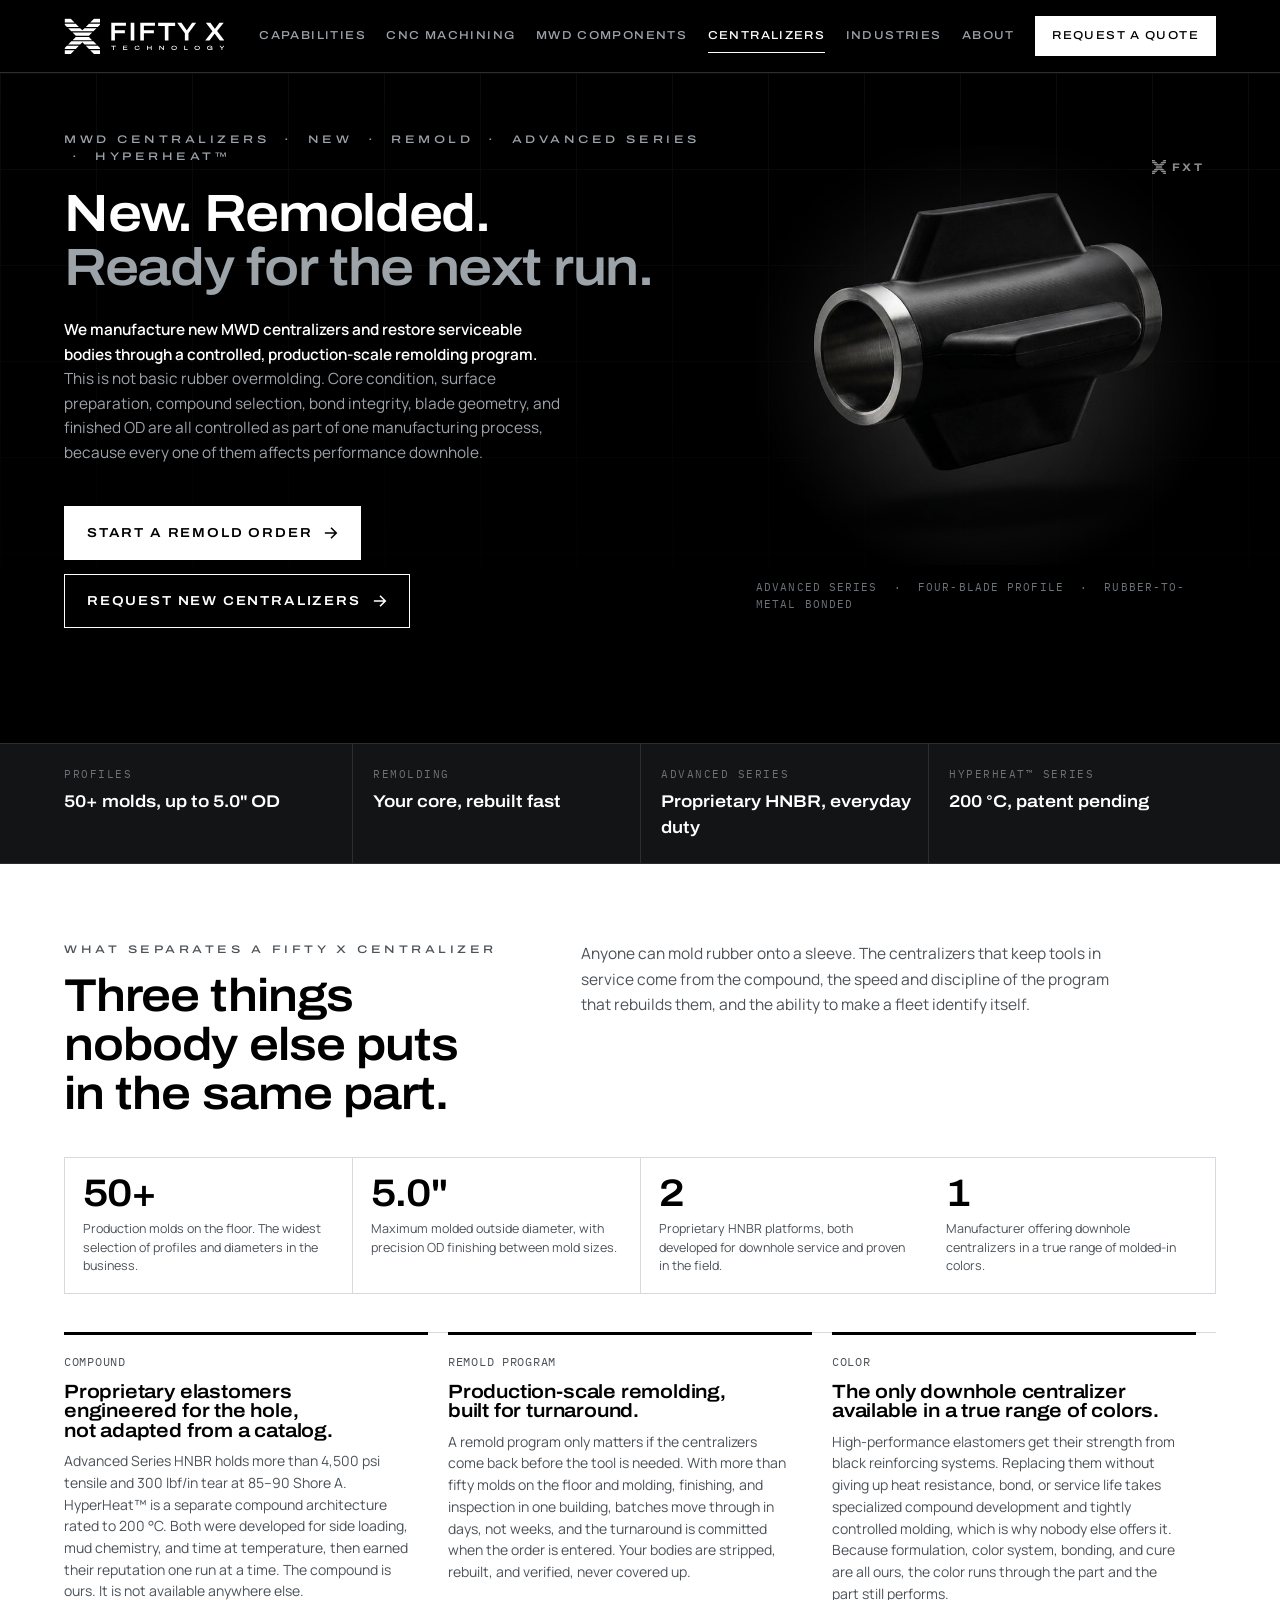
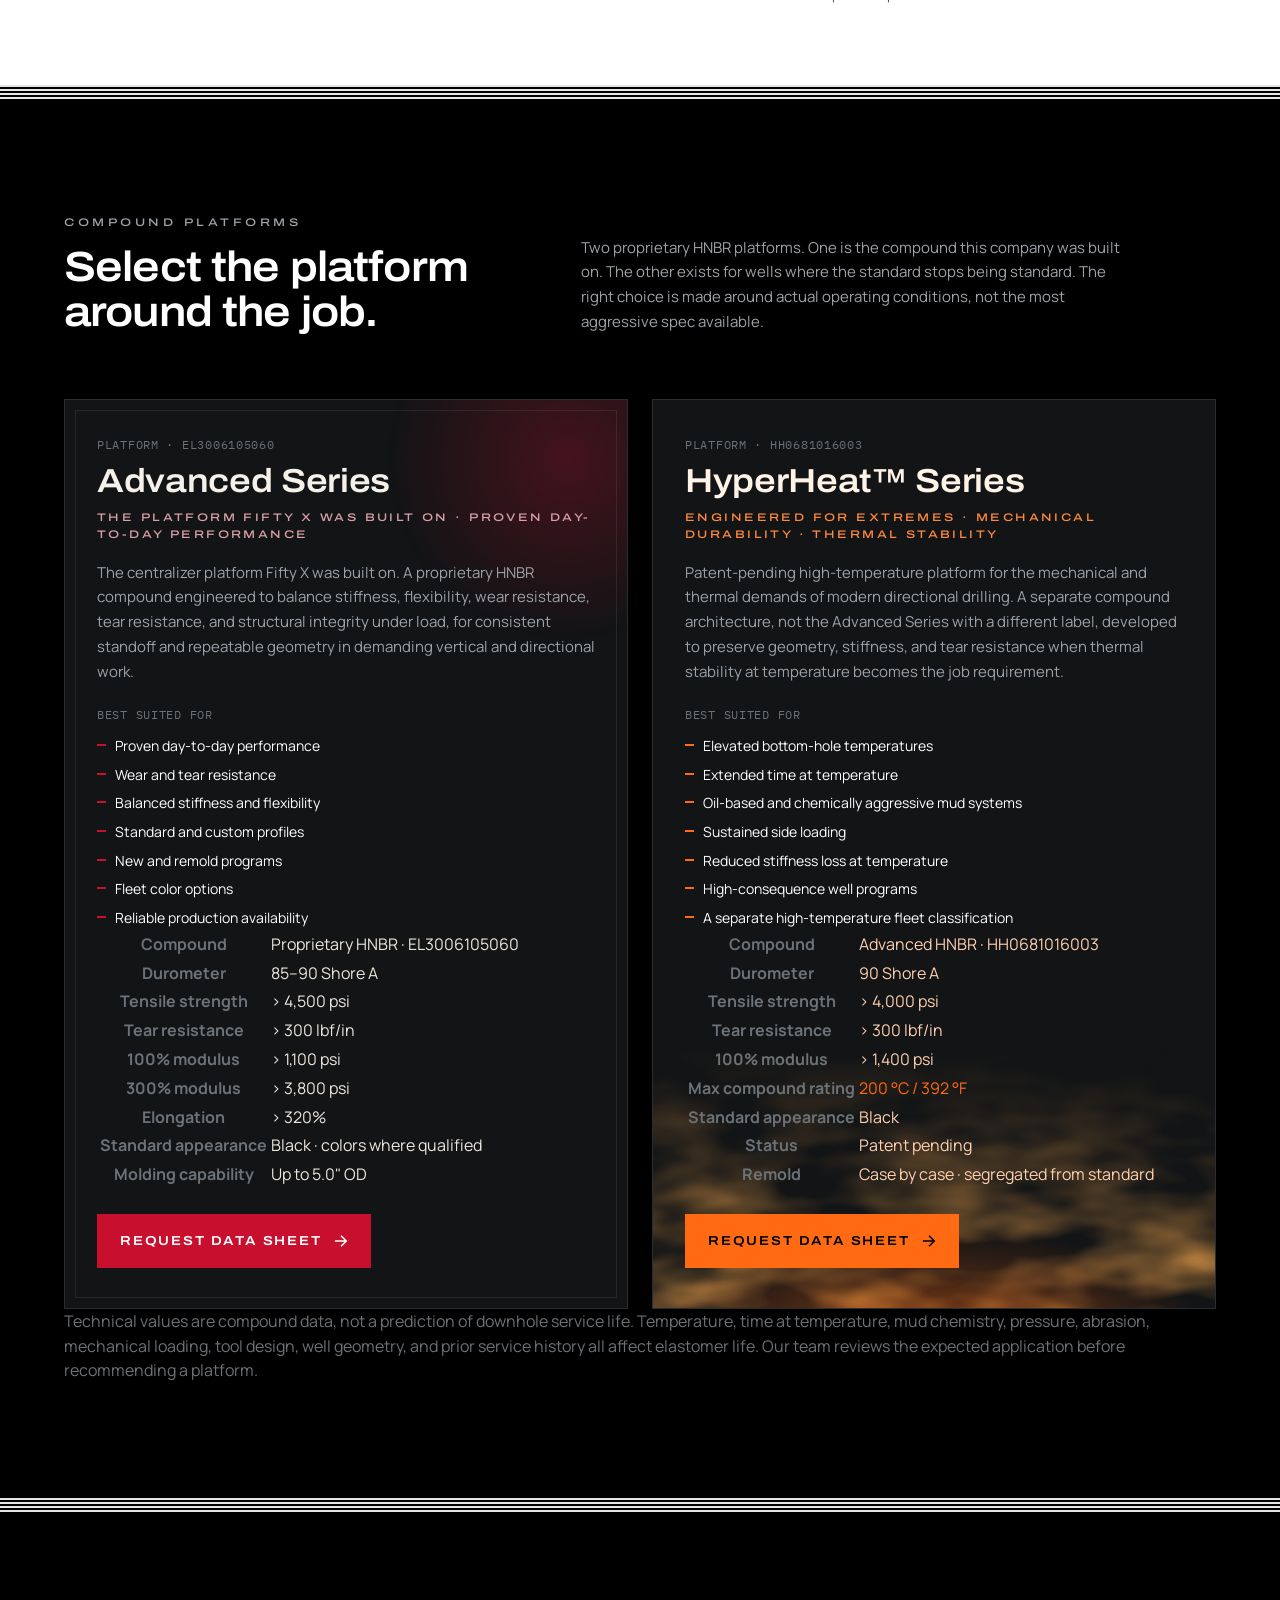
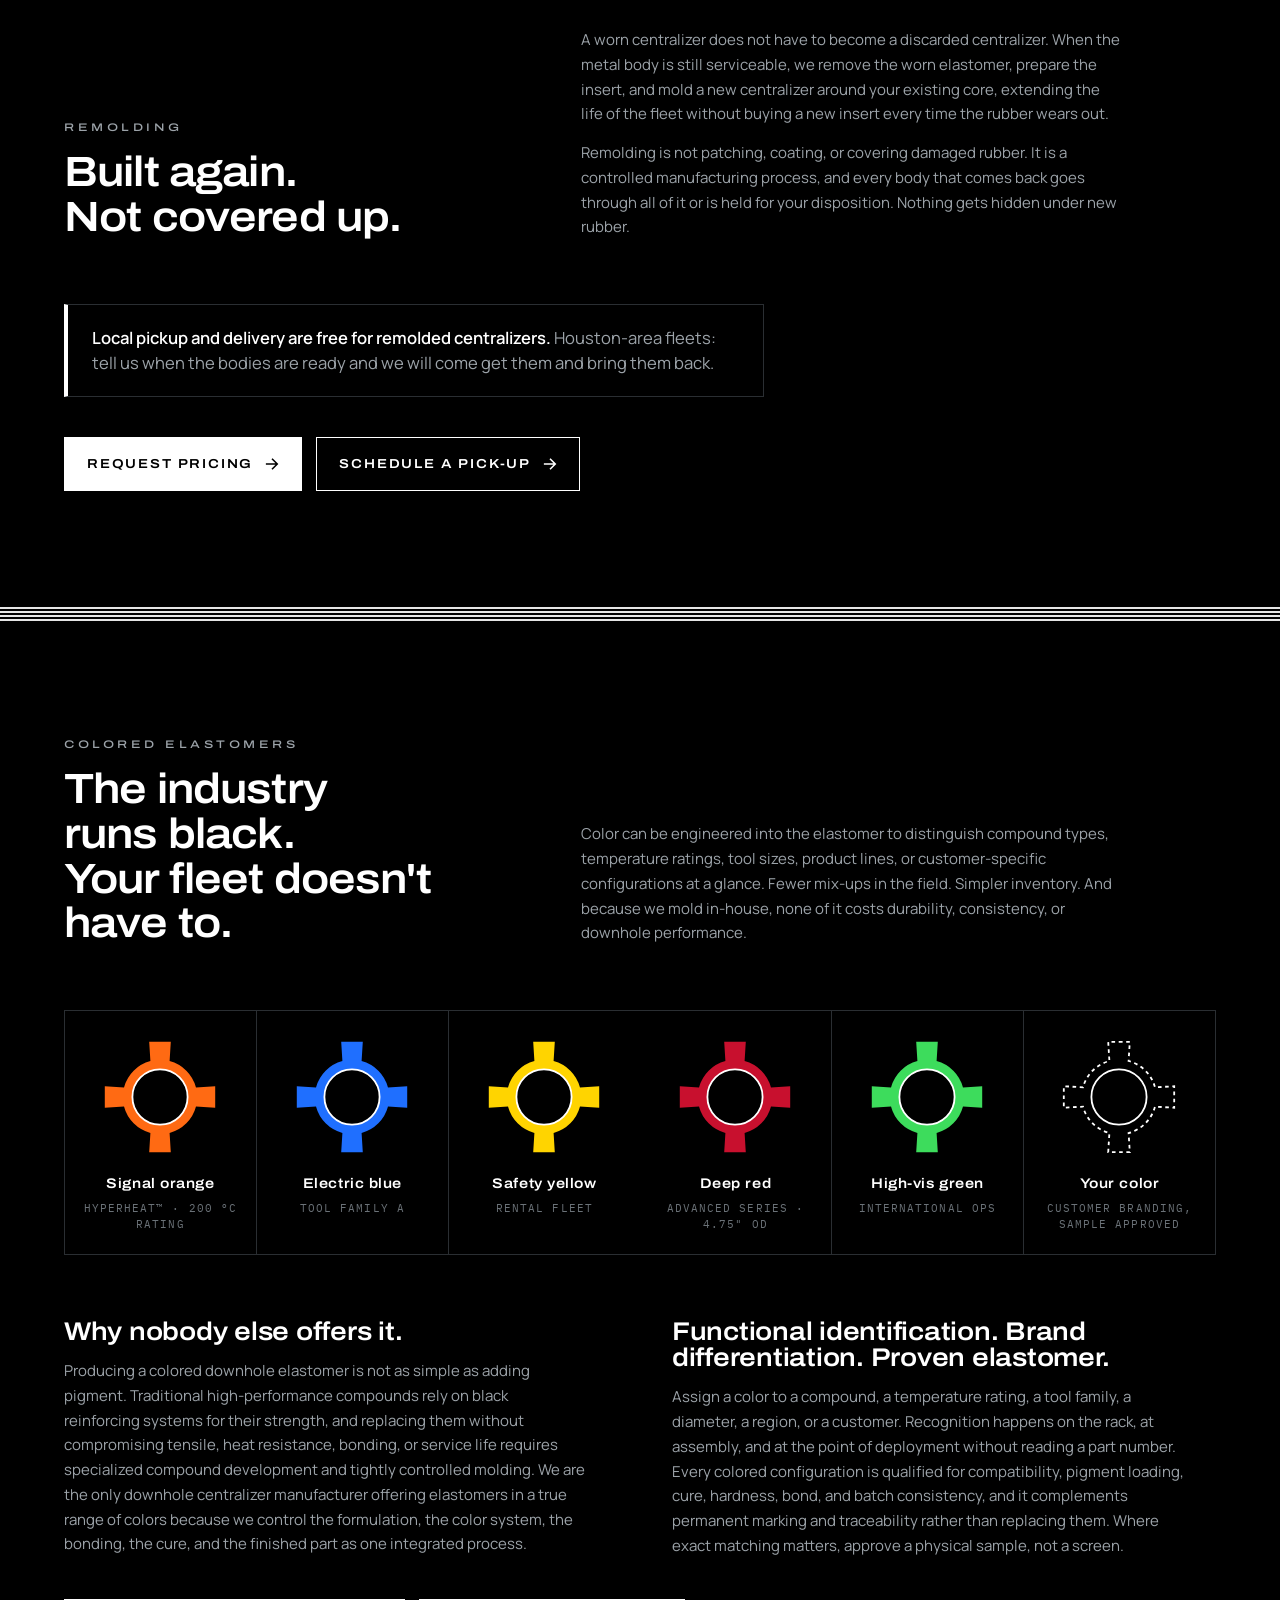
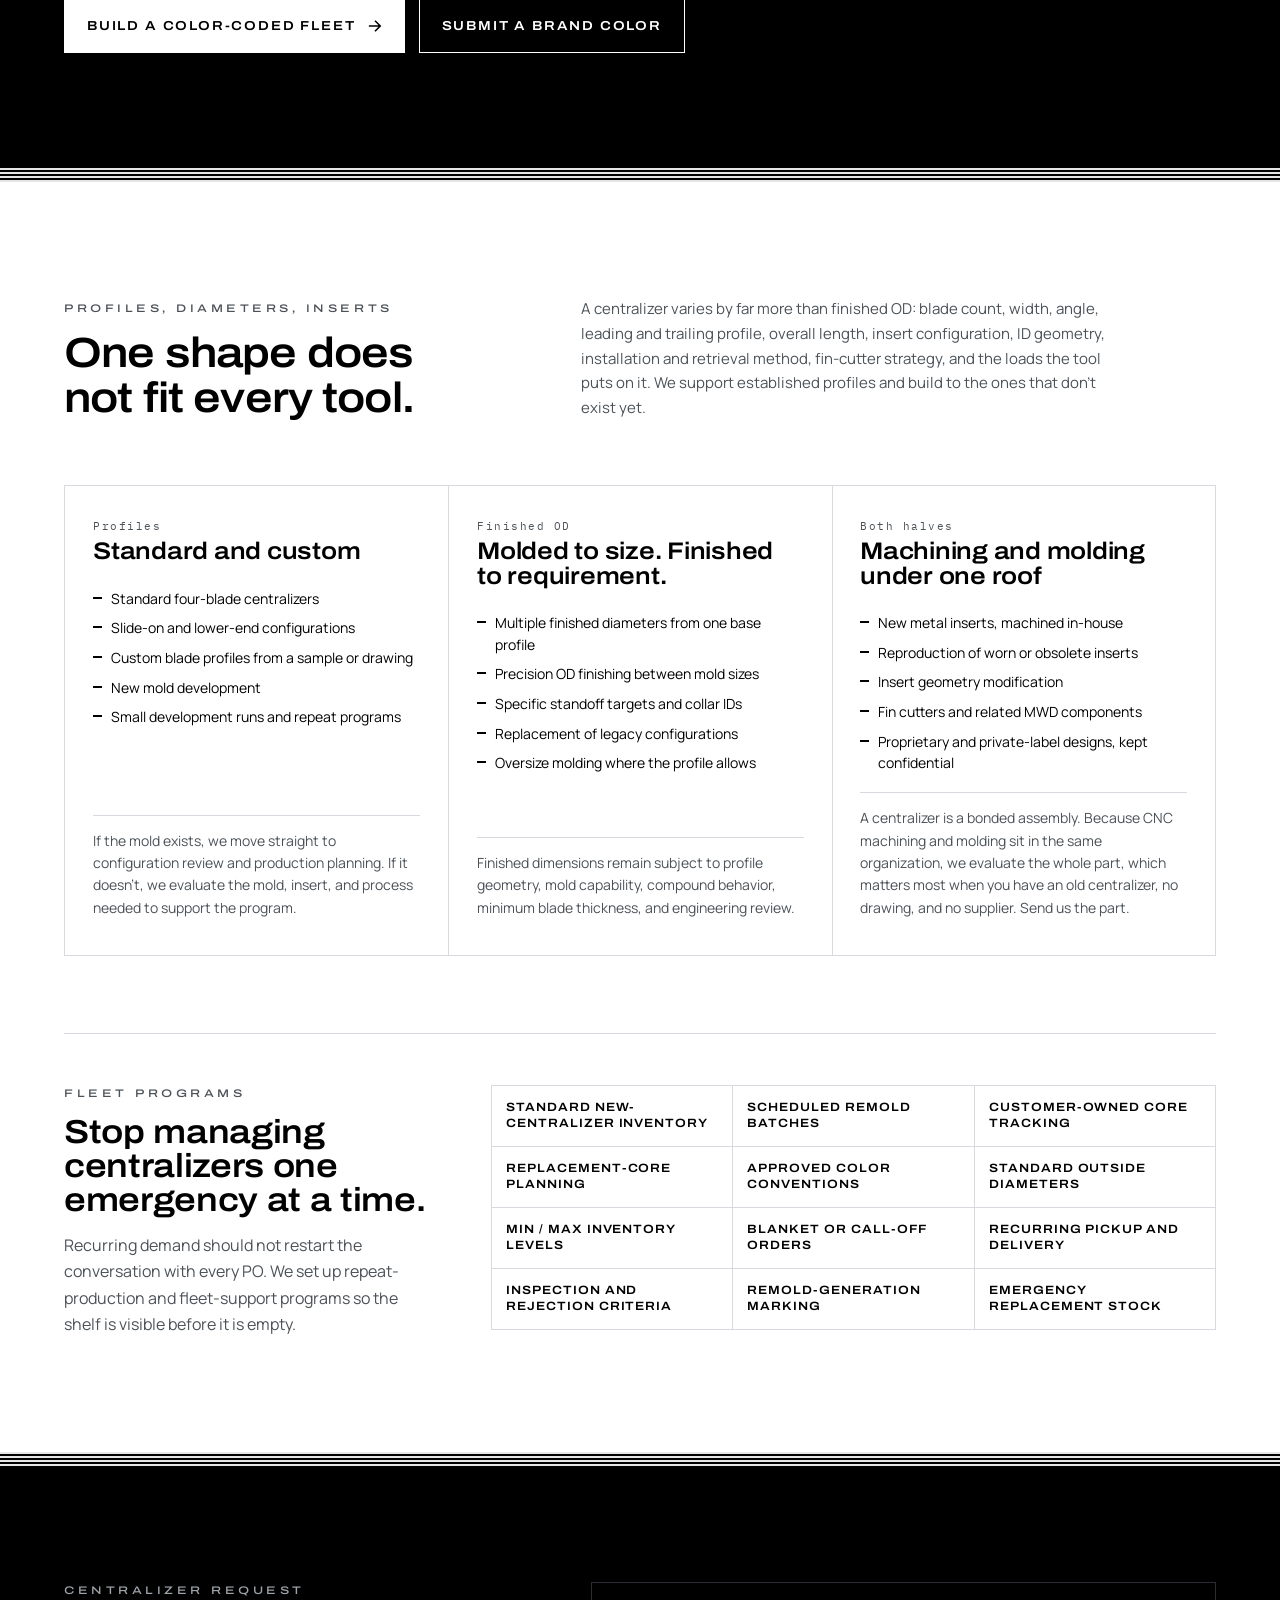
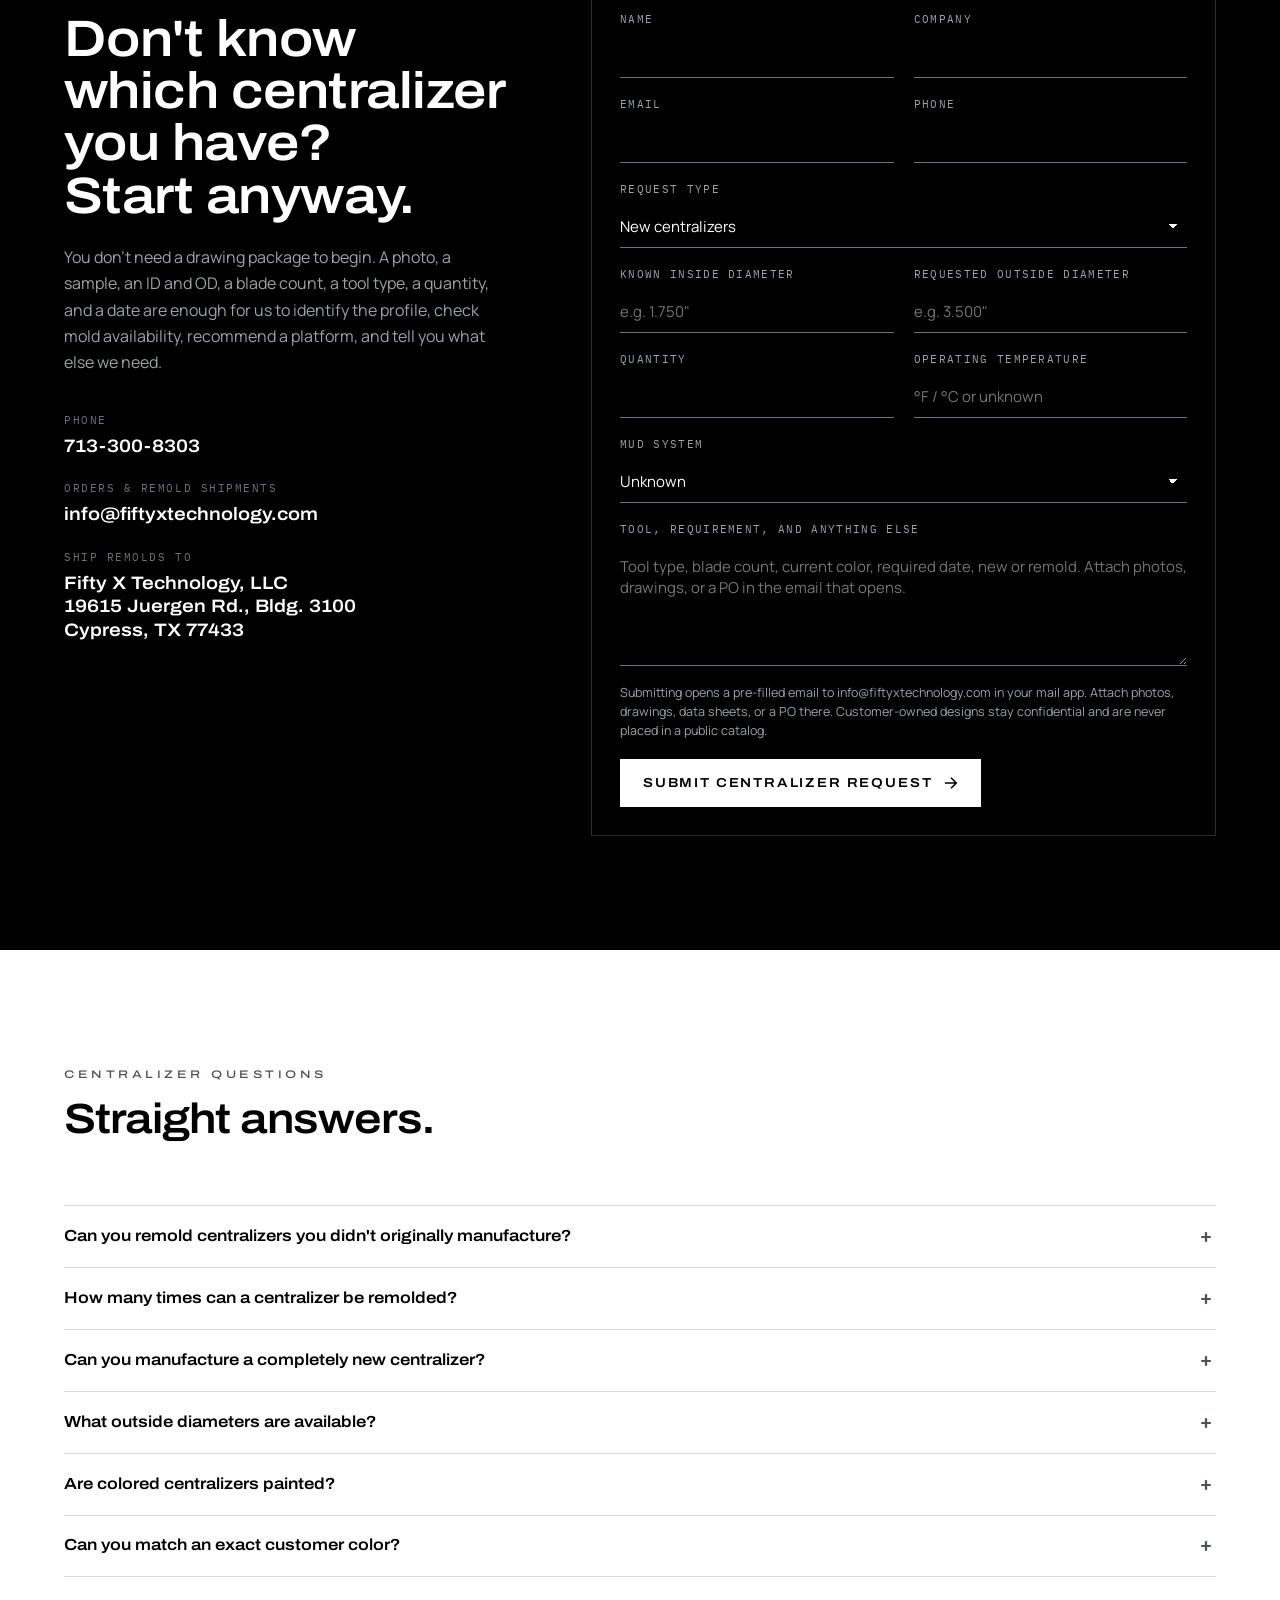
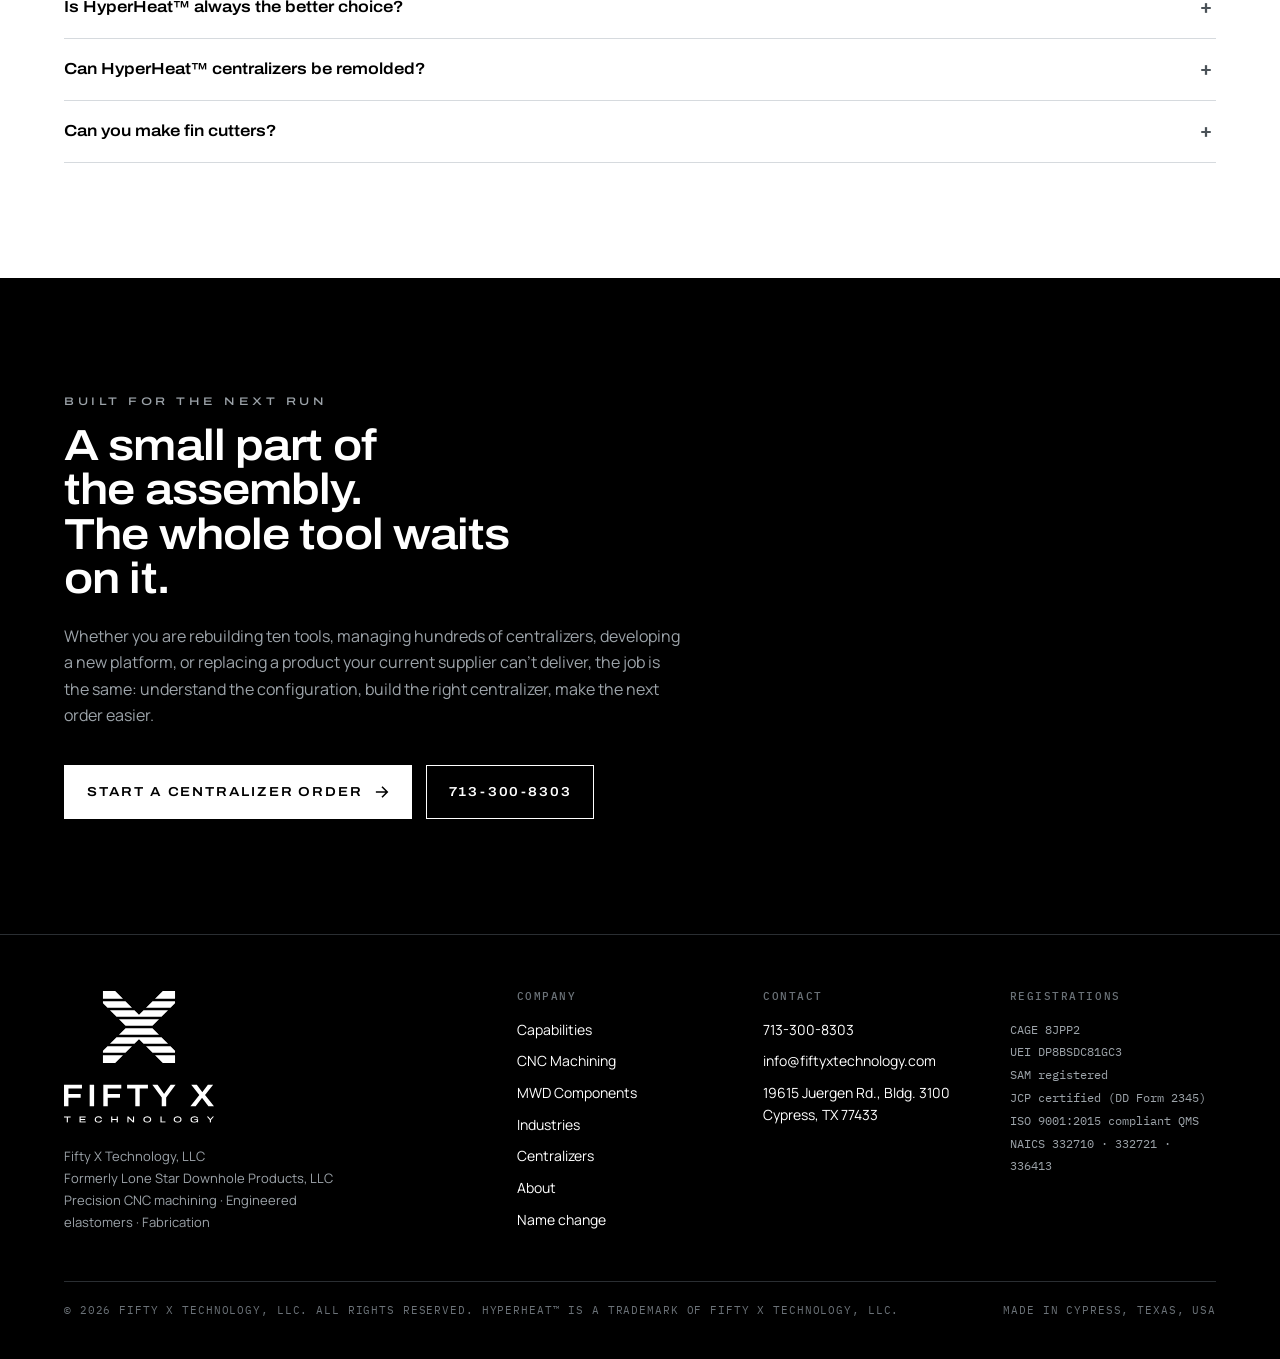
<file: centralizers.html>
<!doctype html>
<html lang="en">
<head>
<meta charset="utf-8">
<meta name="viewport" content="width=device-width, initial-scale=1, viewport-fit=cover">
<link rel="canonical" href="https://fiftyxtechnology.com/centralizers.html">
<meta name="robots" content="index,follow,max-image-preview:large">
<meta name="keywords" content="MWD centralizers, rubber centralizers, centralizer remolding, HNBR centralizer, downhole centralizer, directional drilling centralizer, colored centralizers, centralizer manufacturer Texas">
<meta name="theme-color" content="#000000">
<meta name="geo.region" content="US-TX"><meta name="geo.placename" content="Cypress, Texas">
<link rel="apple-touch-icon" href="apple-touch-icon.png">
<meta property="og:type" content="website"><meta property="og:site_name" content="Fifty X Technology"><meta property="og:locale" content="en_US">
<meta property="og:title" content="MWD Rubber Centralizers – New, Remolded &amp; Custom Colors | HNBR Advanced Series &amp; HyperHeat™ | Fifty X Technology"><meta property="og:description" content="Downhole MWD centralizers manufactured and remolded in Cypress, Texas on proprietary HNBR compounds (Advanced Series and HyperHeat™). 50+ molds, up to 5.0&quot; OD, custom profiles, and the only true range of molded-in colors. Free local pickup and delivery on remolds."><meta property="og:url" content="https://fiftyxtechnology.com/centralizers.html">
<meta property="og:image" content="https://fiftyxtechnology.com/og-image.jpg"><meta property="og:image:width" content="1200"><meta property="og:image:height" content="630"><meta property="og:image:alt" content="The Fifty X Technology mark painted on the shop wall in Cypress, Texas">
<meta name="twitter:card" content="summary_large_image"><meta name="twitter:title" content="MWD Rubber Centralizers – New, Remolded &amp; Custom Colors | HNBR Advanced Series &amp; HyperHeat™ | Fifty X Technology"><meta name="twitter:description" content="Downhole MWD centralizers manufactured and remolded in Cypress, Texas on proprietary HNBR compounds (Advanced Series and HyperHeat™). 50+ molds, up to 5.0&quot; OD, custom profiles, and the only true range of molded-in colors. Free local pickup and delivery on remolds."><meta name="twitter:image" content="https://fiftyxtechnology.com/og-image.jpg">
<link rel="stylesheet" href="fx.css?v=32">
<script type="application/ld+json">{"@context": "https://schema.org", "@graph": [{"@type": "Organization", "@id": "https://fiftyxtechnology.com/#org", "name": "Fifty X Technology, LLC", "alternateName": ["Fifty X Technology", "Lone Star Downhole Products, LLC", "LSDP"], "url": "https://fiftyxtechnology.com/", "logo": "https://fiftyxtechnology.com/icon-512.png", "image": "https://fiftyxtechnology.com/og-image.jpg", "email": "info@fiftyxtechnology.com", "telephone": "+1-713-300-8303", "foundingDate": "2017", "address": {"@type": "PostalAddress", "streetAddress": "19615 Juergen Rd., Bldg. 3100", "addressLocality": "Cypress", "addressRegion": "TX", "postalCode": "77433", "addressCountry": "US"}, "contactPoint": [{"@type": "ContactPoint", "telephone": "+1-713-300-8303", "email": "info@fiftyxtechnology.com", "contactType": "sales", "areaServed": "US", "availableLanguage": "English"}], "identifier": [{"@type": "PropertyValue", "propertyID": "CAGE", "value": "8JPP2"}, {"@type": "PropertyValue", "propertyID": "UEI", "value": "DP8BSDC81GC3"}, {"@type": "PropertyValue", "propertyID": "NAICS", "value": "332710"}], "knowsAbout": ["Precision CNC machining", "Multi-axis turning and milling", "MWD components", "Directional drilling tool components", "Rubber centralizers", "HNBR elastomers", "Rubber-to-metal bonding", "Beryllium copper machining", "Nitronic 50 machining", "Pressure housings", "Muleshoes", "Robotic machine tending"]}, {"@type": "BreadcrumbList", "itemListElement": [{"@type": "ListItem", "position": 1, "name": "Home", "item": "https://fiftyxtechnology.com/"}, {"@type": "ListItem", "position": 2, "name": "Centralizers", "item": "https://fiftyxtechnology.com/centralizers.html"}]}, {"@type": "Product", "@id": "https://fiftyxtechnology.com/centralizers.html#product", "name": "MWD Rubber Centralizers", "brand": {"@type": "Brand", "name": "Fifty X Technology"}, "manufacturer": {"@id": "https://fiftyxtechnology.com/#org"}, "url": "https://fiftyxtechnology.com/centralizers.html", "image": "https://fiftyxtechnology.com/og-image.jpg", "description": "Downhole MWD centralizers, new and remolded, molded on proprietary HNBR compounds (Advanced Series and HyperHeat™) in more than fifty profiles, up to 5.0 inch OD, with molded-in color options.", "category": "Downhole tool components", "additionalProperty": [{"@type": "PropertyValue", "name": "Elastomer", "value": "Proprietary HNBR"}, {"@type": "PropertyValue", "name": "Maximum molded OD", "value": "5.0 in"}, {"@type": "PropertyValue", "name": "Production molds", "value": "50+"}], "offers": {"@type": "Offer", "availability": "https://schema.org/InStock", "priceCurrency": "USD", "url": "https://fiftyxtechnology.com/centralizers.html#request", "seller": {"@id": "https://fiftyxtechnology.com/#org"}}}, {"@type": "Service", "@id": "https://fiftyxtechnology.com/centralizers.html#service", "name": "Centralizer Remolding", "description": "Remolding of customer-owned MWD centralizer bodies on Advanced Series or HyperHeat™ HNBR, with free local pickup and delivery in the Houston area.", "url": "https://fiftyxtechnology.com/centralizers.html", "provider": {"@id": "https://fiftyxtechnology.com/#org"}, "areaServed": {"@type": "Country", "name": "United States"}, "serviceType": ["Centralizer remolding", "Rubber-to-metal bonding", "Compression molding"]}, {"@type": "FAQPage", "mainEntity": [{"@type": "Question", "name": "Can you remold centralizers you didn't originally manufacture?", "acceptedAnswer": {"@type": "Answer", "text": "Often, yes. Customer-owned bodies are evaluated for profile compatibility, insert condition, mold availability, dimensional requirements, and bond preparation. Acceptance is confirmed after review."}}, {"@type": "Question", "name": "How many times can a centralizer be remolded?", "acceptedAnswer": {"@type": "Answer", "text": "There is no responsible universal answer. Eligibility depends on the condition of the metal insert, not the number of prior cycles: overall length, shoulder condition, bonding geometry, corrosion, erosion, deformation, and prior damage all count."}}, {"@type": "Question", "name": "Can you manufacture a completely new centralizer?", "acceptedAnswer": {"@type": "Answer", "text": "Yes. From a drawing, a 3D model, a sample, a customer-owned insert, or basic dimensions. We evaluate the insert, profile, mold requirements, elastomer selection, and repeat-production plan."}}, {"@type": "Question", "name": "What outside diameters are available?", "acceptedAnswer": {"@type": "Answer", "text": "Multiple standard and customer-specific diameters, with molding capability up to 5.0\" OD. Availability depends on profile, existing mold inventory, insert geometry, and material system."}}, {"@type": "Question", "name": "Are colored centralizers painted?", "acceptedAnswer": {"@type": "Answer", "text": "No. Color is pigmented into the elastomer and molded through the rubber. It is not a surface coating."}}, {"@type": "Question", "name": "Can you match an exact customer color?", "acceptedAnswer": {"@type": "Answer", "text": "We can evaluate brand colors. Final approval may require a physical sample, a minimum batch, and compound testing. Screen colors are not a production standard."}}, {"@type": "Question", "name": "Is HyperHeat™ always the better choice?", "acceptedAnswer": {"@type": "Answer", "text": "No. HyperHeat™ is for applications that need a higher-temperature platform. The Advanced Series remains the correct, more practical choice for most standard drilling programs."}}, {"@type": "Question", "name": "Can HyperHeat™ centralizers be remolded?", "acceptedAnswer": {"@type": "Answer", "text": "Case by case, depending on insert condition, profile, material identification, and requirement. HyperHeat™ remolding is kept segregated from standard-compound remolding and must be specified at order entry."}}, {"@type": "Question", "name": "Can you make fin cutters?", "acceptedAnswer": {"@type": "Answer", "text": "Yes. Our machining division supports fin cutters and related MWD components based on connection, required retrieval diameter, and your configuration."}}]}]}</script>

<title>MWD Rubber Centralizers – New, Remolded &amp; Custom Colors | HNBR Advanced Series &amp; HyperHeat™ | Fifty X Technology</title>
<meta name="description" content="Downhole MWD centralizers manufactured and remolded in Cypress, Texas on proprietary HNBR compounds (Advanced Series and HyperHeat™). 50+ molds, up to 5.0&quot; OD, custom profiles, and the only true range of molded-in colors. Free local pickup and delivery on remolds.">
<link rel="preconnect" href="https://fonts.googleapis.com">
<link rel="preconnect" href="https://fonts.gstatic.com" crossorigin>
<link rel="stylesheet" href="https://fonts.googleapis.com/css2?family=Archivo:wdth,wght@62..125,100..900&family=Manrope:wght@400..800&family=IBM+Plex+Mono:wght@400;500&display=swap">
<link rel="icon" href="data:image/svg+xml,%3Csvg%20xmlns%3D%22http%3A//www.w3.org/2000/svg%22%20viewBox%3D%220%200%20100%20100%22%3E%3Ctitle%3EFifty%20X%20app%20icon%3C/title%3E%3Cg%20fill%3D%22%23000000%22%20fill-rule%3D%22nonzero%22%3E%3Cpath%20d%3D%22M0%209%20L9%200%20L91%200%20L100%209%20L100%2091%20L91%20100%20L9%20100%20L0%2091%20Z%20M29.54%2019%20L19%2019%20L19%2029.54%20L39.46%2050%20L19%2070.46%20L19%2081%20L29.54%2081%20L50%2060.54%20L70.46%2081%20L81%2081%20L81%2070.46%20L60.54%2050%20L81%2029.54%20L81%2019%20L70.46%2019%20L50%2039.46%20Z%22/%3E%3C/g%3E%3C/svg%3E">
<style>
:root{
  --ink:#000000;
  --paper:#FFFFFF;
  --graphite:#121416;
  --carbon:#1C1F22;
  --hair-d:#2A2E32;
  --steel:#9CA3A9;
  --steel-2:#6B7278;
  --hair-l:#D6DADE;
  --slate:#4B5258;
  --mist:#F3F4F5;
  --display:"Archivo","Helvetica Neue",Arial,sans-serif;
  --body:"Manrope","Helvetica Neue",Arial,sans-serif;
  --mono:"IBM Plex Mono","SFMono-Regular",Consolas,monospace;
  --gutter:clamp(16px,5vw,72px);
  --maxw:1320px;
  color-scheme:dark;
}
*{box-sizing:border-box}
html{scroll-behavior:smooth;-webkit-text-size-adjust:100%}
@media (prefers-reduced-motion:reduce){html{scroll-behavior:auto}}
body{margin:0;background:var(--ink);color:var(--paper);font-family:var(--body);font-size:16px;line-height:1.55;-webkit-font-smoothing:antialiased;overflow-x:hidden}
a{color:inherit;text-decoration:none}
img,svg{max-width:100%;display:block}
h1,h2,h3,h4{margin:0;font-family:var(--display);font-stretch:112.5%;font-weight:600;letter-spacing:-.01em;line-height:1.02;text-wrap:balance}
p{margin:0}
:focus-visible{outline:2px solid var(--paper);outline-offset:3px}
.light :focus-visible{outline-color:var(--ink)}
.wrap{max-width:var(--maxw);margin:0 auto;padding-inline:var(--gutter)}
.eyebrow{font-family:var(--display);font-stretch:125%;font-weight:500;font-size:11px;letter-spacing:.32em;text-transform:uppercase;color:var(--steel)}
.light .eyebrow{color:var(--slate)}
.mono{font-family:var(--mono);font-size:12px;letter-spacing:.06em;text-transform:uppercase}
.btn{display:inline-flex;align-items:center;gap:12px;font-family:var(--display);font-stretch:112.5%;font-weight:600;font-size:13px;letter-spacing:.14em;text-transform:uppercase;padding:16px 22px;border:1px solid var(--paper);transition:background .18s,color .18s,transform .18s}
.btn svg{width:14px;height:14px;flex:none}
.btn-solid{background:var(--paper);color:var(--ink)}
.btn-solid:hover{background:var(--ink);color:var(--paper)}
.btn-ghost{background:transparent;color:var(--paper)}
.btn-ghost:hover{background:var(--paper);color:var(--ink)}
.light .btn{border-color:var(--ink)}
.light .btn-solid{background:var(--ink);color:var(--paper)}
.light .btn-solid:hover{background:var(--paper);color:var(--ink)}
.light .btn-ghost{color:var(--ink)}
.light .btn-ghost:hover{background:var(--ink);color:var(--paper)}

/* ---------- plates: the section divider motif (echoes the mark's cuts) ---------- */
.plates{height:14px;background:repeating-linear-gradient(to bottom,var(--paper) 0 2px,transparent 2px 4px);opacity:.9}
.light .plates{background:repeating-linear-gradient(to bottom,var(--ink) 0 2px,transparent 2px 4px)}
.slit{height:1px;background:var(--hair-d)}
.light .slit{background:var(--hair-l)}

/* ---------- transition strip: chyron ---------- */
.strip{background:var(--ink);border-bottom:1px solid var(--hair-d);overflow:hidden;font-family:var(--mono);font-size:12px;letter-spacing:.1em;text-transform:uppercase;color:#E9FF2E;padding-block:9px;white-space:nowrap}
.strip-track{display:inline-flex;gap:0;will-change:transform}
.strip a{display:inline-block;padding-inline:3vw;color:inherit}
.strip b{font-weight:500;color:#F7FF7A}
.strip u{text-decoration:underline;text-underline-offset:3px}
.strip a:hover u{color:var(--paper)}
@media (prefers-reduced-motion:no-preference){
  .strip-track{animation:chyron 36s linear infinite}
  .strip:hover .strip-track{animation-play-state:paused}
  @keyframes chyron{from{transform:translateX(0)}to{transform:translateX(-50%)}}
}
@media (prefers-reduced-motion:reduce){.strip a:not(:first-child){display:none}.strip{white-space:normal;text-align:center}}

/* ---------- nav ---------- */
.nav{position:sticky;top:env(safe-area-inset-top,0px);z-index:50;background:rgba(0,0,0,.86);backdrop-filter:blur(10px);-webkit-backdrop-filter:blur(10px);border-bottom:1px solid var(--hair-d)}
.nav .wrap{display:flex;align-items:center;justify-content:space-between;gap:24px;height:72px}
.brand{display:block;height:36px}
.brand svg{height:100%;width:auto}
.links{display:flex;gap:clamp(14px,1.6vw,26px);align-items:center}
.links a{white-space:nowrap;font-family:var(--display);font-stretch:112.5%;font-weight:500;font-size:11.5px;letter-spacing:.12em;text-transform:uppercase;color:var(--steel);padding:8px 0;border-bottom:1px solid transparent;transition:color .15s,border-color .15s}
.links a:hover{color:var(--paper);border-color:var(--paper)}
.links .cta{color:var(--ink);background:var(--paper);padding:10px 16px;border:1px solid var(--paper)}
.links .cta:hover{background:var(--ink);color:var(--paper)}
.menu-btn{display:none;background:none;border:1px solid var(--hair-d);color:var(--paper);font-family:var(--mono);font-size:12px;letter-spacing:.12em;text-transform:uppercase;padding:10px 14px;cursor:pointer}
@media (max-width:1200px){
  .links{display:none;position:absolute;left:0;right:0;top:72px;background:var(--ink);border-bottom:1px solid var(--hair-d);flex-direction:column;align-items:stretch;gap:0;padding:8px var(--gutter) 20px}
  .links.open{display:flex}
  .links a{padding:14px 0;border-bottom:1px solid var(--hair-d);font-size:13px}
  .links .cta{margin-top:14px;text-align:center}
  .menu-btn{display:block}
}
@media (max-width:1200px){.links{gap:0}}

/* ---------- hero ---------- */
.hero{position:relative;overflow:hidden;background:var(--ink)}
.hero::before{content:"";position:absolute;inset:0;background-image:linear-gradient(var(--hair-d) 1px,transparent 1px),linear-gradient(90deg,var(--hair-d) 1px,transparent 1px);background-size:96px 96px;opacity:.28;mask-image:linear-gradient(to bottom,rgba(0,0,0,.9),transparent 90%);-webkit-mask-image:linear-gradient(to bottom,rgba(0,0,0,.9),transparent 90%)}
.hero .wrap{position:relative;display:grid;grid-template-columns:minmax(0,7fr) minmax(0,5fr);gap:48px;align-items:center;padding-block:clamp(36px,4.5vw,64px) clamp(64px,9vw,128px)}
.hero h1{font-size:clamp(32px,4.1vw,58px);letter-spacing:-.025em;line-height:1.02;margin-top:22px}
.hero h1 em{font-style:normal;color:var(--steel)}
.hero .lede{max-width:56ch;margin-top:24px;font-size:clamp(15px,1.2vw,17px);line-height:1.6;color:var(--steel)}
.hero .lede b{color:var(--paper);font-weight:600}
.hero .actions{display:flex;flex-wrap:wrap;gap:14px;margin-top:40px}
.hero-mark{position:relative;max-width:500px;width:100%;justify-self:end}
.hero-mark svg{width:100%;height:auto;aspect-ratio:1}
.hero-mark .plate{fill:var(--paper);transform-origin:50% 50%}
@media (prefers-reduced-motion:no-preference){
  .hero-mark .plate{animation:plate-in .9s cubic-bezier(.2,.8,.2,1) both}
  .hero-mark .plate:nth-child(odd){--from:-60px}
  .hero-mark .plate:nth-child(even){--from:60px}
  @keyframes plate-in{from{opacity:0;transform:translateX(var(--from,-60px))}to{opacity:1;transform:none}}
  .hero-mark .p1{animation-delay:.05s}.hero-mark .p2{animation-delay:.12s}.hero-mark .p3{animation-delay:.19s}.hero-mark .p4{animation-delay:.26s}
  .hero-mark .p5{animation-delay:.33s}.hero-mark .p6{animation-delay:.40s}.hero-mark .p7{animation-delay:.47s}.hero-mark .p8{animation-delay:.54s}
}
.hero-mark .tag{margin-top:18px;font-family:var(--mono);font-size:11px;letter-spacing:.1em;text-transform:uppercase;color:var(--steel-2)}
@media (max-width:900px){
  .hero .wrap{grid-template-columns:1fr;gap:40px}
  .hero-mark{max-width:220px;justify-self:start;order:-1}
}

/* ---------- ticker / credentials ---------- */
.cred{border-top:1px solid var(--hair-d);border-bottom:1px solid var(--hair-d);background:var(--graphite)}
.cred .wrap{display:grid;grid-template-columns:repeat(4,1fr)}
.cred .cell{padding:22px 0;border-left:1px solid var(--hair-d);padding-left:20px}
.cred .cell:first-child{border-left:0;padding-left:0}
.cred .k{font-family:var(--mono);font-size:11px;letter-spacing:.14em;text-transform:uppercase;color:var(--steel-2)}
.cred .v{font-family:var(--display);font-stretch:112.5%;font-weight:600;font-size:17px;margin-top:6px}
@media (max-width:900px){.cred .wrap{grid-template-columns:1fr 1fr}.cred .cell:nth-child(3){border-left:0;padding-left:0}.cred .cell{border-top:1px solid var(--hair-d)}.cred .cell:nth-child(-n+2){border-top:0}}
@media (max-width:480px){.cred .wrap{grid-template-columns:1fr}.cred .cell{border-left:0;padding-left:0;padding-block:14px}.cred .cell:nth-child(2){border-top:1px solid var(--hair-d)}}

/* ---------- generic section ---------- */
.section{padding-block:clamp(72px,9vw,128px)}
.section.light{background:var(--paper);color:var(--ink)}
.head{display:grid;grid-template-columns:minmax(0,5fr) minmax(0,7fr);gap:32px 64px;align-items:end;margin-bottom:clamp(40px,5vw,72px)}
.head h2{font-size:clamp(26px,3.3vw,46px);font-weight:600;letter-spacing:-.02em;line-height:1.06}
.head .intro{font-size:clamp(15px,1.1vw,16.5px);line-height:1.65;color:var(--steel);max-width:60ch}
.light .head .intro{color:var(--slate)}
@media (max-width:900px){.head{grid-template-columns:1fr}}

/* ---------- capabilities ---------- */
.caps{display:grid;grid-template-columns:repeat(3,1fr);border-top:1px solid var(--hair-l);border-left:1px solid var(--hair-l)}
.cap{border-right:1px solid var(--hair-l);border-bottom:1px solid var(--hair-l);padding:32px 28px 36px;display:flex;flex-direction:column;gap:18px;position:relative;transition:background .2s}
.cap:hover{background:var(--mist)}
.cap .idx{font-family:var(--mono);font-size:11px;letter-spacing:.14em;color:var(--slate)}
.cap h3{font-size:24px;margin-top:4px}
.cap p{color:var(--slate);font-size:15px;line-height:1.6}
.cap ul{list-style:none;margin:6px 0 0;padding:0;display:flex;flex-direction:column;gap:8px}
.cap li{font-size:14px;padding-left:18px;position:relative;color:var(--ink)}
.cap li::before{content:"";position:absolute;left:0;top:9px;width:9px;height:2px;background:var(--ink)}
.cap .ico{width:40px;height:40px}
@media (max-width:900px){.caps{grid-template-columns:1fr}}

.integrated{margin-top:clamp(48px,6vw,80px);display:grid;grid-template-columns:minmax(0,4fr) minmax(0,8fr);gap:32px 64px;align-items:start}
.integrated h3{font-size:clamp(24px,2.6vw,34px)}
.integrated p{color:var(--slate);max-width:60ch;margin-top:14px;line-height:1.65}
.flow{display:grid;grid-template-columns:repeat(7,1fr);gap:0;border:1px solid var(--ink)}
.flow div{padding:16px 10px 18px;border-right:1px solid var(--ink);font-family:var(--display);font-stretch:112.5%;font-weight:600;font-size:12px;letter-spacing:.06em;text-transform:uppercase;line-height:1.25;position:relative}
.flow div:last-child{border-right:0}
.flow span{display:block;font-family:var(--mono);font-weight:400;font-size:10px;letter-spacing:.1em;color:var(--slate);margin-bottom:8px}
.flow .in{background:var(--ink);color:var(--paper)}
.flow .in span{color:var(--steel)}
.turnkey{margin-top:clamp(48px,6vw,80px);padding-top:clamp(36px,4vw,56px);border-top:1px solid var(--hair-l);display:grid;grid-template-columns:minmax(0,4fr) minmax(0,8fr);gap:32px 64px;align-items:start}
.turnkey h3{font-size:clamp(24px,2.6vw,34px)}
.turnkey p{color:var(--slate);max-width:52ch;margin-top:14px;line-height:1.65}
.svc-list{list-style:none;margin:0;padding:0;display:grid;grid-template-columns:repeat(4,1fr);gap:1px;background:var(--hair-l);border:1px solid var(--hair-l)}
.svc-list li{background:var(--paper);padding:12px 14px;min-height:60px;display:flex;align-items:center;font-family:var(--display);font-stretch:112.5%;font-weight:600;font-size:12px;letter-spacing:.08em;text-transform:uppercase;line-height:1.3}
@media (max-width:900px){.turnkey{grid-template-columns:1fr}.svc-list{grid-template-columns:repeat(2,1fr)}}
@media (max-width:900px){.integrated{grid-template-columns:1fr}.flow{grid-template-columns:repeat(4,1fr)}.flow div{border-bottom:1px solid var(--ink)}.flow div:nth-child(4n){border-right:0}.flow div:nth-child(n+5){border-bottom:0}}
@media (max-width:480px){.flow{grid-template-columns:repeat(2,1fr)}.flow div{border-right:1px solid var(--ink);border-bottom:1px solid var(--ink)}.flow div:nth-child(2n){border-right:0}.flow div:nth-child(n+5){border-bottom:1px solid var(--ink)}.flow div:nth-last-child(-n+1){border-bottom:0}}

/* ---------- industries ---------- */
.ind{display:grid;grid-template-columns:repeat(5,1fr);border-top:1px solid var(--hair-d);border-left:1px solid var(--hair-d)}
.ind>a,.ind>div{border-right:1px solid var(--hair-d);border-bottom:1px solid var(--hair-d);padding:28px 22px 30px;min-height:220px;display:flex;flex-direction:column;justify-content:space-between;gap:24px;transition:background .2s}
.ind>a:hover{background:var(--graphite)}
.ind h3{font-size:19px;line-height:1.15}
.ind p{font-size:13.5px;line-height:1.55;color:var(--steel)}
.ind .foundation{background:var(--paper);color:var(--ink)}
.ind .foundation p{color:var(--slate)}
.ind .foundation .mono{color:var(--ink)}
.ind .mono{color:var(--steel-2)}
@media (max-width:1100px){.ind{grid-template-columns:repeat(3,1fr)}}
@media (max-width:700px){.ind{grid-template-columns:1fr 1fr}}
@media (max-width:440px){.ind{grid-template-columns:1fr}}

/* ---------- MWD section ---------- */
.mwd{background:var(--ink);position:relative}
.mwd .banner{display:grid;grid-template-columns:auto 1fr;gap:28px;align-items:center;margin-bottom:clamp(40px,5vw,72px)}
.mwd .banner .x{width:76px;height:76px}
.mwd .banner h2{font-size:clamp(28px,3.6vw,50px);font-weight:600;letter-spacing:-.02em}
.mwd .banner h2 span{display:block;color:var(--steel)}
.mwd-grid{display:grid;grid-template-columns:minmax(0,5fr) minmax(0,7fr);gap:48px 72px}
.mwd .lede{font-size:clamp(17px,1.4vw,20px);line-height:1.6;color:var(--paper)}
.mwd .sub{margin-top:20px;color:var(--steel);line-height:1.65;max-width:52ch}
.mwd .sub+.sub{margin-top:14px}
.svc{display:grid;grid-template-columns:1fr 1fr;gap:1px;background:var(--hair-d);border:1px solid var(--hair-d)}
.svc>div,.svc>a{background:var(--ink);padding:24px 22px 26px;display:block}
.svc>a:hover{background:var(--graphite)}
.svc h3{font-size:17px;margin-bottom:10px}
.svc p{font-size:14px;color:var(--steel);line-height:1.55}
.spec{margin-top:1px;background:var(--hair-d);border:1px solid var(--hair-d);border-top:0;display:grid;grid-template-columns:repeat(3,1fr);gap:1px}
.spec div{background:var(--graphite);padding:18px 22px}
.spec .k{font-family:var(--mono);font-size:10.5px;letter-spacing:.14em;text-transform:uppercase;color:var(--steel-2)}
.spec .v{font-family:var(--display);font-stretch:112.5%;font-weight:600;font-size:18px;margin-top:6px;font-variant-numeric:tabular-nums}
.spec .n{font-size:12px;color:var(--steel);margin-top:2px}
.mwd .actions{display:flex;flex-wrap:wrap;gap:14px;margin-top:32px}
@media (max-width:900px){.mwd-grid{grid-template-columns:1fr}.mwd .banner .x{width:56px;height:56px}}
@media (max-width:600px){.svc{grid-template-columns:1fr}.spec{grid-template-columns:1fr}}

/* ---------- technology ---------- */
.tech .head{align-items:start}
.tech-grid{display:grid;grid-template-columns:repeat(4,1fr);gap:0;border-top:1px solid var(--hair-l)}
.tech-grid article{padding:28px 24px 8px 0;border-top:3px solid var(--ink);margin-top:-1px;margin-right:24px}
.tech-grid article:last-child{margin-right:0}
.tech-grid h3{font-size:19px;margin-bottom:12px}
.tech-grid p{font-size:14.5px;color:var(--slate);line-height:1.6}
.tech .quote{margin-top:clamp(48px,6vw,80px);display:grid;grid-template-columns:minmax(0,2fr) minmax(0,10fr);gap:24px 48px;align-items:start;border-top:1px solid var(--hair-l);padding-top:36px}
.tech .quote blockquote{margin:0;font-family:var(--display);font-stretch:112.5%;font-weight:500;font-size:clamp(20px,2.2vw,30px);line-height:1.3;text-wrap:balance;max-width:34ch}
.tech .quote cite{display:block;font-style:normal;margin-top:18px;font-family:var(--mono);font-size:11.5px;letter-spacing:.12em;text-transform:uppercase;color:var(--slate)}
@media (max-width:1000px){.tech-grid{grid-template-columns:1fr 1fr}.tech-grid article:nth-child(2n){margin-right:0}}
@media (max-width:560px){.tech-grid{grid-template-columns:1fr}.tech-grid article{margin-right:0}}
@media (max-width:900px){.tech .quote{grid-template-columns:1fr}}

/* ---------- about + name change ---------- */
.about-grid{display:grid;grid-template-columns:minmax(0,7fr) minmax(0,5fr);gap:48px 80px;align-items:start}
.about h2{font-size:clamp(26px,3.3vw,44px)}
.about .body{margin-top:26px;display:flex;flex-direction:column;gap:16px;color:var(--steel);line-height:1.7;max-width:62ch;font-size:16.5px}
.about .body b{color:var(--paper);font-weight:600}
.timeline{list-style:none;margin:0;padding:0;border-top:1px solid var(--hair-d)}
.timeline li{display:grid;grid-template-columns:64px 1fr;gap:16px;padding:14px 0;border-bottom:1px solid var(--hair-d);font-size:14.5px;line-height:1.5}
.timeline .y{font-family:var(--mono);font-size:12px;letter-spacing:.06em;color:var(--steel);padding-top:3px}
.namechange{margin-top:clamp(56px,7vw,96px);border:1px solid var(--hair-d);display:grid;grid-template-columns:minmax(0,5fr) minmax(0,7fr)}
.namechange>div{padding:36px 32px}
.namechange>div:first-child{border-right:1px solid var(--hair-d);background:var(--graphite)}
.namechange h3{font-size:clamp(24px,2.6vw,34px)}
.namechange .was{margin-top:16px;font-family:var(--mono);font-size:12px;letter-spacing:.08em;text-transform:uppercase;color:var(--steel);line-height:1.8}
.namechange .was s{color:var(--steel-2)}
.namechange .was b{color:var(--paper);font-weight:500}
.qa{display:grid;gap:0}
.qa div{padding:16px 0;border-bottom:1px solid var(--hair-d);display:grid;grid-template-columns:minmax(0,4fr) minmax(0,8fr);gap:8px 24px}
.qa div:first-child{padding-top:0}
.qa div:last-child{border-bottom:0;padding-bottom:0}
.qa dt{font-family:var(--display);font-stretch:112.5%;font-weight:600;font-size:14px;letter-spacing:.02em}
.qa dd{margin:0;font-size:14.5px;color:var(--steel);line-height:1.6}
@media (max-width:900px){.about-grid{grid-template-columns:1fr}.namechange{grid-template-columns:1fr}.namechange>div:first-child{border-right:0;border-bottom:1px solid var(--hair-d)}.qa div{grid-template-columns:1fr}}

/* ---------- contact ---------- */
.contact-grid{display:grid;grid-template-columns:minmax(0,5fr) minmax(0,7fr);gap:48px 80px;align-items:start}
.contact h2{font-size:clamp(26px,3.3vw,46px);font-weight:600;letter-spacing:-.02em}
.contact .intro{margin-top:22px;color:var(--slate);line-height:1.65;max-width:48ch}
.contact .details{margin-top:36px;display:grid;gap:22px}
.contact .details .k{font-family:var(--mono);font-size:11px;letter-spacing:.14em;text-transform:uppercase;color:var(--slate)}
.contact .details .v{font-family:var(--display);font-stretch:112.5%;font-weight:600;font-size:18px;margin-top:6px;line-height:1.3}
.contact .details a:hover{text-decoration:underline;text-underline-offset:4px}
form{display:grid;grid-template-columns:1fr 1fr;gap:18px 20px;border:1px solid var(--ink);padding:28px}
form .full{grid-column:1/-1}
label{display:flex;flex-direction:column;gap:8px;font-family:var(--mono);font-size:11px;letter-spacing:.12em;text-transform:uppercase;color:var(--slate)}
input,select,textarea{font-family:var(--body);font-size:15px;color:var(--ink);background:var(--paper);border:0;border-bottom:1px solid var(--ink);padding:10px 0;border-radius:0;width:100%;-webkit-appearance:none;appearance:none}
textarea{min-height:120px;resize:vertical}
select{background-image:linear-gradient(45deg,transparent 50%,var(--ink) 50%),linear-gradient(135deg,var(--ink) 50%,transparent 50%);background-position:calc(100% - 14px) 50%,calc(100% - 9px) 50%;background-size:5px 5px;background-repeat:no-repeat;padding-right:28px}
input:focus,select:focus,textarea:focus{outline:0;border-bottom-width:2px}
form .note{grid-column:1/-1;font-size:12.5px;color:var(--slate);line-height:1.5}
form .submit{grid-column:1/-1;display:flex;align-items:center;gap:20px;flex-wrap:wrap}
form button{cursor:pointer;background:var(--ink);color:var(--paper);border:1px solid var(--ink)}
form button:hover{background:var(--paper);color:var(--ink)}
@media (max-width:900px){.contact-grid{grid-template-columns:1fr}}
@media (max-width:560px){form{grid-template-columns:1fr;padding:20px}}

/* ---------- footer ---------- */
footer{background:var(--ink);border-top:1px solid var(--hair-d);padding-block:56px 40px}
.foot{display:grid;grid-template-columns:minmax(0,4fr) repeat(3,minmax(0,2fr));gap:40px}
.foot .stack{width:150px}
.foot .stack svg{width:100%;height:auto}
.foot .legal{margin-top:22px;font-size:13px;color:var(--steel);line-height:1.7;max-width:34ch}
.foot h4{font-family:var(--mono);font-weight:500;font-size:11px;letter-spacing:.14em;text-transform:uppercase;color:var(--steel-2);margin-bottom:16px}
.foot ul{list-style:none;margin:0;padding:0;display:grid;gap:10px;font-size:14px}
.foot ul a:hover{text-decoration:underline;text-underline-offset:4px}
.foot .creds{font-family:var(--mono);font-size:12px;color:var(--steel);line-height:1.9}
.foot-bottom{margin-top:48px;padding-top:20px;border-top:1px solid var(--hair-d);display:flex;justify-content:space-between;gap:16px;flex-wrap:wrap;font-family:var(--mono);font-size:11px;letter-spacing:.08em;text-transform:uppercase;color:var(--steel-2)}
@media (max-width:900px){.foot{grid-template-columns:1fr 1fr}}
@media (max-width:520px){.foot{grid-template-columns:1fr}}


/* ---------- centralizer page ---------- */
.links a.current{color:var(--paper);border-color:var(--paper)}

.head>div>.intro+.intro{margin-top:14px}

.pillars{display:grid;grid-template-columns:repeat(3,1fr);gap:0;border-top:1px solid var(--hair-l)}
.pillars article{padding:28px 28px 8px 0;border-top:3px solid var(--ink);margin-top:-1px;margin-right:28px}
.pillars article:last-child{margin-right:0}
.pillars .mono{color:var(--slate)}
.pillars h3{font-size:clamp(20px,1.8vw,24px);margin-top:12px}
.pillars p{margin-top:14px;font-size:15px;line-height:1.65;color:var(--slate)}
@media (max-width:900px){.pillars{grid-template-columns:1fr}.pillars article{margin-right:0}}




/* the one place color is allowed: the product */
.colorband{background:var(--ink);position:relative;overflow:hidden}
.colorband .head .intro{color:var(--steel)}
.swatches{list-style:none;margin:0;padding:0;display:grid;grid-template-columns:repeat(6,1fr);gap:1px;background:var(--hair-d);border:1px solid var(--hair-d)}
.swatches li{background:var(--ink);padding:26px 18px 22px;text-align:center}
.swatches svg{width:100%;max-width:120px;height:auto;aspect-ratio:1;margin:0 auto 16px;color:var(--c)}
.swatches b{display:block;font-family:var(--display);font-stretch:112.5%;font-weight:600;font-size:14px;letter-spacing:.04em}
.swatches span{display:block;margin-top:5px;font-family:var(--mono);font-size:10.5px;letter-spacing:.1em;text-transform:uppercase;color:var(--steel-2)}
@media (prefers-reduced-motion:no-preference){
  .swatches li svg{transition:transform .25s cubic-bezier(.2,.8,.2,1)}
  .swatches li:hover svg{transform:rotate(45deg)}
}
.color-grid{margin-top:clamp(40px,5vw,64px);display:grid;grid-template-columns:1fr 1fr;gap:32px 64px}
.color-grid h3{font-size:clamp(20px,2vw,26px)}
.color-grid p{margin-top:14px;color:var(--steel);font-size:15px;line-height:1.65;max-width:58ch}
@media (max-width:1000px){.swatches{grid-template-columns:repeat(3,1fr)}}
@media (max-width:900px){.color-grid{grid-template-columns:1fr}}
@media (max-width:480px){.swatches{grid-template-columns:1fr 1fr}}
.light-plates{background:repeating-linear-gradient(to bottom,var(--paper) 0 2px,transparent 2px 4px)}

.caps.three .cap p{margin-top:auto;padding-top:14px;border-top:1px solid var(--hair-l);font-size:14px}
.fleet{margin-top:clamp(48px,6vw,80px);padding-top:clamp(36px,4vw,56px);border-top:1px solid var(--hair-l);display:grid;grid-template-columns:minmax(0,4fr) minmax(0,8fr);gap:32px 64px;align-items:start}
.fleet h3{font-size:clamp(24px,2.6vw,34px)}
.fleet p{color:var(--slate);max-width:52ch;margin-top:14px;line-height:1.65}
.svc-list.dark-list{grid-template-columns:repeat(3,1fr)}
@media (max-width:900px){.fleet{grid-template-columns:1fr}.svc-list.dark-list{grid-template-columns:repeat(2,1fr)}}

/* request section on dark ground */
#request .contact-grid{display:grid;grid-template-columns:minmax(0,5fr) minmax(0,7fr);gap:48px 80px;align-items:start}
#request h2{font-size:clamp(30px,4vw,52px)}
.intro-d{margin-top:22px;color:var(--steel);line-height:1.65;max-width:48ch}
.details-d{margin-top:36px;display:grid;gap:22px}
.details-d .k{font-family:var(--mono);font-size:11px;letter-spacing:.14em;text-transform:uppercase;color:var(--steel-2)}
.details-d .v{font-family:var(--display);font-stretch:112.5%;font-weight:600;font-size:18px;margin-top:6px;line-height:1.3}
.details-d a:hover{text-decoration:underline;text-underline-offset:4px}
.dark-form{border-color:var(--hair-d)}
.dark-form label{color:var(--steel)}
.dark-form input,.dark-form select,.dark-form textarea{background:var(--ink);color:var(--paper);border-bottom-color:var(--steel-2)}
.dark-form select{background-image:linear-gradient(45deg,transparent 50%,var(--paper) 50%),linear-gradient(135deg,var(--paper) 50%,transparent 50%);background-position:calc(100% - 14px) 50%,calc(100% - 9px) 50%;background-size:5px 5px;background-repeat:no-repeat}
.dark-form input:focus,.dark-form select:focus,.dark-form textarea:focus{border-bottom-color:var(--paper)}
.dark-form .note{color:var(--steel)}
.dark-form button{background:var(--paper);color:var(--ink);border-color:var(--paper)}
.dark-form button:hover{background:var(--ink);color:var(--paper)}
@media (max-width:900px){#request .contact-grid{grid-template-columns:1fr}}

.faq{border-top:1px solid var(--hair-l)}
.faq details{border-bottom:1px solid var(--hair-l)}
.faq summary{cursor:pointer;list-style:none;padding:18px 40px 18px 0;font-family:var(--display);font-stretch:112.5%;font-weight:600;font-size:16px;position:relative}
.faq summary::-webkit-details-marker{display:none}
.faq summary::after{content:"+";position:absolute;right:4px;top:14px;font-family:var(--mono);font-size:20px;color:var(--slate)}
.faq details[open] summary::after{content:"–"}
.faq p{padding:0 0 20px;color:var(--slate);font-size:15px;line-height:1.65;max-width:70ch}

.closer h2{font-size:clamp(26px,3.4vw,46px);font-weight:600;letter-spacing:-.02em;max-width:16ch}
.closer .intro{margin-top:22px;color:var(--steel);font-size:clamp(16px,1.25vw,18px);line-height:1.65;max-width:62ch}

/* hero photo */
.hero-photo{margin:0;max-width:560px;width:100%;justify-self:end}
.hero-photo img{width:100%;height:auto;display:block;mask-image:radial-gradient(ellipse 56% 58% at 50% 50%,#000 42%,transparent 94%);-webkit-mask-image:radial-gradient(ellipse 56% 58% at 50% 50%,#000 42%,transparent 94%)}
.hero-photo .tag{margin-top:14px;font-family:var(--mono);font-size:11px;letter-spacing:.1em;text-transform:uppercase;color:var(--steel-2)}
@media (prefers-reduced-motion:no-preference){
  .hero-photo img{animation:photo-in 1.2s cubic-bezier(.2,.8,.2,1) both}
  @keyframes photo-in{from{opacity:0;transform:translateY(14px) scale(.97)}to{opacity:1;transform:none}}
}
@media (max-width:900px){.hero-photo{max-width:360px;justify-self:start;order:-1}}

/* stats strip */
.stats{display:grid;grid-template-columns:repeat(4,1fr);gap:1px;background:var(--hair-l);border:1px solid var(--hair-l);margin-bottom:clamp(40px,5vw,64px)}
.stats div{background:var(--paper);padding:24px 22px 26px}
.stats b{display:block;font-family:var(--display);font-stretch:112.5%;font-weight:600;font-size:clamp(40px,4vw,56px);line-height:1;letter-spacing:-.02em;font-variant-numeric:tabular-nums}
.stats span{display:block;margin-top:12px;font-size:13.5px;line-height:1.5;color:var(--slate)}
@media (max-width:900px){.stats{grid-template-columns:1fr 1fr}}
@media (max-width:440px){.stats{grid-template-columns:1fr}}

/* remold stages */
.stages{display:grid;grid-template-columns:repeat(3,1fr);gap:1px;background:var(--hair-d);border:1px solid var(--hair-d)}
.stages>div{background:var(--ink);padding:28px 24px 30px}
.stages .mono{color:var(--steel-2)}
.stages h3{font-size:19px;margin-top:12px;line-height:1.2}
.stages p{margin-top:12px;font-size:14.5px;color:var(--steel);line-height:1.6}
@media (max-width:900px){.stages{grid-template-columns:1fr}}

/* platforms: two signature cards on a dark ground */
.platforms-section{background:var(--ink)}
.platforms-section .head .intro{color:var(--steel)}
.platforms{display:grid;grid-template-columns:1fr 1fr;gap:24px}
.platforms article{position:relative;overflow:hidden;background:var(--graphite);border:1px solid var(--hair-d);padding:36px 32px 40px;isolation:isolate}
.platforms .mono{color:var(--steel-2)}
.platforms h3{font-size:clamp(26px,2.6vw,36px);margin-top:10px}
.pf-tag{margin-top:10px;font-family:var(--display);font-stretch:125%;font-weight:500;font-size:11px;letter-spacing:.22em;text-transform:uppercase;color:var(--steel)}
.platforms .pl{margin-top:18px;color:var(--steel);font-size:15px;line-height:1.65}
.platforms ul{list-style:none;margin:10px 0 0;padding:0;display:grid;gap:7px}
.platforms li{font-size:14px;padding-left:18px;position:relative;color:var(--paper)}
.platforms li::before{content:"";position:absolute;left:0;top:9px;width:9px;height:2px;background:var(--pf,var(--paper))}
.platforms .techtable th{color:var(--steel-2);border-top-color:var(--hair-d)}
.platforms .techtable td{border-top-color:var(--hair-d);color:var(--paper)}
.platforms .techtable tr:last-child th,.platforms .techtable tr:last-child td{border-bottom-color:var(--hair-d)}
.platforms .btn{border-color:var(--paper)}
.platforms-section .fine{color:var(--steel-2)}

/* Advanced Series: satin black, deep red, luxury restraint */
.pf-advanced{--pf:#C8102E;background:linear-gradient(160deg,#1A1B1D 0%,#0E0F10 55%,#121416 100%)}
.pf-advanced::before{content:"";position:absolute;inset:10px;border:1px solid rgba(255,255,255,.08);pointer-events:none}
.pf-advanced::after{content:"";position:absolute;left:0;right:0;top:0;height:3px;background:linear-gradient(90deg,#C8102E,#6B0A1A 60%,transparent)}
.pf-advanced .pf-glow{position:absolute;right:-120px;top:-120px;width:360px;height:360px;border-radius:50%;background:radial-gradient(closest-side,rgba(200,16,46,.28),rgba(200,16,46,0));pointer-events:none;z-index:-1}
.pf-advanced h3{color:#F5F1EA}
.pf-advanced .pf-tag{color:#D9A0A9}
.pf-advanced .techtable td{color:#EDE6DC}
.pf-advanced .btn{border-color:#C8102E;background:#C8102E;color:var(--paper)}
.pf-advanced .btn:hover{background:transparent;color:#F5F1EA}

/* HyperHeat: ember orange, heat texture at the base */
.pf-hyperheat{--pf:#FF6A13;background:linear-gradient(180deg,#141210 0%,#0E0C0A 100%)}
.pf-hyperheat::after{content:"";position:absolute;left:0;right:0;top:0;height:3px;background:linear-gradient(90deg,#FFB347,#FF6A13 50%,#B3330A)}
.pf-hyperheat .pf-ember{position:absolute;left:0;right:0;bottom:0;height:260px;pointer-events:none;z-index:-1;
  background:
    radial-gradient(ellipse 70% 60% at 50% 110%,rgba(255,106,19,.55),rgba(255,106,19,0) 70%),
    url("data:image/svg+xml,%3Csvg xmlns='http://www.w3.org/2000/svg' width='400' height='260'%3E%3Cfilter id='n'%3E%3CfeTurbulence type='fractalNoise' baseFrequency='0.012 0.03' numOctaves='3' seed='7'/%3E%3CfeColorMatrix values='0 0 0 0 1  0 0 0 0 0.42  0 0 0 0 0.08  0 0 0 1.6 -0.55'/%3E%3C/filter%3E%3Crect width='100%25' height='100%25' filter='url(%23n)'/%3E%3C/svg%3E");
  background-size:cover;mask-image:linear-gradient(to top,rgba(0,0,0,.9),transparent);-webkit-mask-image:linear-gradient(to top,rgba(0,0,0,.9),transparent)}
@media (prefers-reduced-motion:no-preference){
  .pf-hyperheat .pf-ember{animation:ember 6s ease-in-out infinite alternate}
  @keyframes ember{from{opacity:.75}to{opacity:1}}
}
.pf-hyperheat h3{color:#FFF3E8}
.pf-hyperheat .pf-tag{color:#FF8A3D}
.pf-hyperheat .techtable td{color:#FFD0B0}
.pf-hyperheat .techtable tr:nth-child(6) td{color:#FF6A13}
.pf-hyperheat .btn{border-color:#FF6A13;background:#FF6A13;color:var(--ink)}
.pf-hyperheat .btn:hover{background:transparent;color:#FFF3E8}
@media (max-width:900px){.platforms{grid-template-columns:1fr}}

.remold-note{border:1px solid var(--hair-d);border-left:4px solid var(--paper);padding:20px 24px;font-size:clamp(16px,1.3vw,19px);line-height:1.55;color:var(--steel);max-width:70ch}
.remold-note b{color:var(--paper);font-weight:600}

/* tighter "what separates" section */
#why{padding-block:clamp(48px,6vw,80px)}
#why .head{margin-bottom:clamp(24px,3vw,40px);align-items:start}
#why .head h2{font-size:clamp(28px,3.6vw,46px)}
#why .head .intro{font-size:15.5px}
#why .stats{margin-bottom:clamp(24px,3vw,40px)}
#why .stats div{padding:16px 18px 18px}
#why .stats b{font-size:clamp(30px,3vw,40px)}
#why .stats span{margin-top:8px;font-size:12.5px;line-height:1.45}
#why .pillars article{padding:18px 20px 4px 0;margin-right:20px}
#why .pillars h3{font-size:clamp(17px,1.5vw,20px);margin-top:10px}
#why .pillars p{margin-top:10px;font-size:14px;line-height:1.55}
</style>

</head>
<body>
<svg width="0" height="0" style="position:absolute" aria-hidden="true">
  <defs>
    <symbol id="lockup-h" viewBox="-1 -1 454.5 102"><path d="M0 10.8 L0 0 L17 0 L27.8 10.8 Z M0 17 L0 14.2 L31.2 14.2 L40.3 23.3 L6.3 23.3 Z M18.8 35.8 L9.7 26.7 L43.7 26.7 L50 33 L56.3 26.7 L90.3 26.7 L81.2 35.8 Z M31.3 48.3 L22.2 39.2 L77.8 39.2 L68.7 48.3 Z M22.2 60.8 L31.3 51.7 L68.7 51.7 L77.8 60.8 Z M9.7 73.3 L18.8 64.2 L81.2 64.2 L90.3 73.3 L56.3 73.3 L50 67 L43.7 73.3 Z M0 83 L6.3 76.7 L40.3 76.7 L31.2 85.8 L0 85.8 Z M0 100 L0 89.2 L27.8 89.2 L17 100 Z M68.8 85.8 L59.7 76.7 L93.7 76.7 L100 83 L100 85.8 Z M83 100 L72.2 89.2 L100 89.2 L100 100 Z M100 17 L93.7 23.3 L59.7 23.3 L68.8 14.2 L100 14.2 Z M100 0 L100 10.8 L72.2 10.8 L83 0 Z"/>
<path d="M132.0 61.5V11.499999999999993H173.5363063522513V20.144074909435943H142.23770352461855V32.91650502770089H170.49471979378495V41.56057993713684H142.23770352461855V61.5ZM186.99067864182012 61.5V11.499999999999993H197.22838216643868V61.5ZM214.1582589509578 61.5V11.499999999999993H255.69456530320912V20.144074909435943H224.39596247557637V32.91650502770089H252.65297874474277V41.56057993713684H224.39596247557637V61.5ZM283.69260358586 61.5V20.426667477528802H264.73514468554555V11.499999999999993H312.92564180805186V20.426667477528802H293.93030711047857V61.5ZM340.4779548634302 61.5V41.213900808799416L318.73233938705937 11.499999999999993H330.8113045562628L345.63759868156666 32.517368809263175H346.17657305476666L361.03199420162446 11.499999999999993H372.45835760585135L350.7156583880488 41.213900808799416V61.5ZM398.0237739088748 61.5 418.636067290177 35.41911721296725 399.9087438678551 11.499999999999993H412.8180247540563L425.25241782730205 28.109372855038472H425.8613112778832L438.4705020445818 11.499999999999993H450.54655095521696L431.85418707158567 35.136524644874385L452.5393157888373 61.5H439.66791069989495L425.2407527930289 42.37343366685373H424.5939835451889L410.1376986167688 61.5Z"/>
<path d="M137.38039746981443 88.5V78.48869214348643H132.0V76.5H145.01725915880473V78.48869214348643H139.6368616889903V88.5ZM165.3726792320883 88.5V76.5H177.34671757236435V78.39612794300088H167.62914345126416V81.42797051642209H176.3280613066197V83.32409845942297H167.62914345126416V86.60387205699912H177.4865050539129V88.5ZM205.37677561320217 88.70968122232281Q202.99046790110964 88.70968122232281 201.36708989383027 87.99988210799263Q199.74371188655093 87.29008299366245 198.92671041043457 85.90094489577378Q198.1097089343182 84.5118067978851 198.1097089343182 82.49338827139388Q198.1097089343182 79.5229042884873 199.97771503430752 77.90661153308224Q201.84572113429684 76.29031877767719 205.34655224406455 76.29031877767719Q207.36072079257443 76.29031877767719 208.89436987326116 76.83931728218619Q210.4280189539479 77.38831578669519 211.28657902905752 78.44616890080835Q212.14513910416713 79.50402201492149 212.14513910416713 81.04168431195549H209.92834525662795Q209.92834525662795 80.06176310274344 209.34629397480455 79.4296532659641Q208.76424269298113 78.79754342918477 207.72670415367065 78.49199507493142Q206.6891656143602 78.18644672067806 205.30263189444653 78.18644672067806Q203.83675743125954 78.18644672067806 202.74018685776224 78.6511442190301Q201.64361628426497 79.11584171738215 201.03346662229464 80.02469124336562Q200.4233169603243 80.93354076934911 200.4233169603243 82.2662336138775V82.69881951573537Q200.4233169603243 84.07023568536405 201.03771660027599 84.98357195096297Q201.65211624022766 85.89690821656188 202.76167350930308 86.3552307479419Q203.8712307783785 86.81355327932194 205.3456051975282 86.81355327932194Q206.7718092890785 86.81355327932194 207.8074596010324 86.50824168670269Q208.84310991298628 86.20293009408343 209.41429948822224 85.57082025730409Q209.98548906345817 84.93871042052474 209.98548906345817 83.98476260246895H212.1626125393607Q212.1626125393607 85.50022796305986 211.30641421487587 86.558081077173Q210.450215890391 87.61593419128616 208.92530352730105 88.16280770680449Q207.4003911642111 88.70968122232281 205.37677561320217 88.70968122232281ZM233.28451960768498 88.5V76.5H235.54098382686084V81.38357664353589H244.12182588241043V76.5H246.3782901015863V88.5H244.12182588241043V83.37226878702234H235.54098382686084V88.5ZM268.0616912495811 88.5V76.5H270.2161442657723L277.28765330035276 83.50490649381882Q277.5020580239251 83.69286430296673 277.78895500053056 83.99935970375645Q278.07585197713604 84.30585510454617 278.3804591505692 84.61919899557608Q278.6850663240023 84.93254288660602 278.8999445708429 85.18236800383369H279.0354820744101Q279.02225861719785 84.82770227544461 279.0024234313795 84.30278893473528Q278.9825882455612 83.77787559402596 278.9825882455612 83.41565695621057V76.5H281.1597117214637V88.5H279.08317887874125L271.97719649704186 81.42094978742556Q271.5394135706663 80.99214034028086 271.0706969902508 80.48635190048759Q270.60198040983533 79.98056346069433 270.3214584002019 79.6825680158673H270.1991443538469Q270.21236781105915 79.94372249723445 270.2255912682714 80.50310918506273Q270.23881472548356 81.06249587289099 270.23881472548356 81.70288063543126V88.5ZM309.96297997988114 88.70968122232281Q307.60550290011753 88.70968122232281 305.886410194787 87.99090862876176Q304.1673174894564 87.2721360352007 303.2431136515539 85.8851229263027Q302.3189098136514 84.4981098174047 302.3189098136514 82.49964335073909Q302.3189098136514 80.48441674740174 303.2431136515539 79.10614035610052Q304.1673174894564 77.7278639647993 305.886410194787 77.00909137123824Q307.60550290011753 76.29031877767719 309.96297997988114 76.29031877767719Q312.34252927513774 76.29031877767719 314.05539944737563 77.00909137123824Q315.7682696196135 77.7278639647993 316.69247345751603 79.10614035610052Q317.6166772954185 80.48441674740174 317.6166772954185 82.49964335073909Q317.6166772954185 84.4981098174047 316.69247345751603 85.8851229263027Q315.7682696196135 87.2721360352007 314.05539944737563 87.99090862876176Q312.34252927513774 88.70968122232281 309.96297997988114 88.70968122232281ZM309.9720435325163 86.81355327932194Q311.11702119524705 86.81355327932194 312.08507560760813 86.56109376651153Q313.05313001996916 86.30863425370111 313.7747959311504 85.80430813275245Q314.49646184233154 85.29998201180378 314.899765555872 84.51861203005568Q315.30306926941245 83.73724204830758 315.30306926941245 82.68377463938828V82.28621150038151Q315.30306926941245 81.2403548764851 314.899765555872 80.46357470373455Q314.49646184233154 79.686794530984 313.77485984059365 79.18313694589756Q313.0532578388558 78.67947936081113 312.0851395170514 78.4329630407446Q311.11702119524705 78.18644672067806 309.9720435325163 78.18644672067806Q308.8270658697856 78.18644672067806 307.85682255899053 78.4329630407446Q306.88657924819546 78.67947936081113 306.16285225746697 79.18313694589756Q305.4391252667384 79.686794530984 305.04243328180405 80.46357470373455Q304.6457412968697 81.2403548764851 304.6457412968697 82.28621150038151V82.68377463938828Q304.6457412968697 83.73724204830758 305.04243328180405 84.51861203005568Q305.4391252667384 85.29998201180378 306.1633795103744 85.80430813275245Q306.8876337540104 86.30863425370111 307.85734981189796 86.56109376651153Q308.8270658697856 86.81355327932194 309.9720435325163 86.81355327932194ZM338.76928125614864 88.5V76.5H341.02574547532447V86.51130785651357H348.5974134619254V88.5ZM375.3062253820233 88.70968122232281Q372.9487483022597 88.70968122232281 371.2296555969291 87.99090862876176Q369.51056289159857 87.2721360352007 368.586359053696 85.8851229263027Q367.6621552157935 84.4981098174047 367.6621552157935 82.49964335073909Q367.6621552157935 80.48441674740174 368.586359053696 79.10614035610052Q369.51056289159857 77.7278639647993 371.2296555969291 77.00909137123824Q372.9487483022597 76.29031877767719 375.3062253820233 76.29031877767719Q377.6857746772799 76.29031877767719 379.3986448495177 77.00909137123824Q381.1115150217556 77.7278639647993 382.0357188596582 79.10614035610052Q382.9599226975607 80.48441674740174 382.9599226975607 82.49964335073909Q382.9599226975607 84.4981098174047 382.0357188596582 85.8851229263027Q381.1115150217556 87.2721360352007 379.3986448495177 87.99090862876176Q377.6857746772799 88.70968122232281 375.3062253820233 88.70968122232281ZM375.31528893465844 86.81355327932194Q376.4602665973892 86.81355327932194 377.4283210097502 86.56109376651153Q378.3963754221113 86.30863425370111 379.11804133329247 85.80430813275245Q379.8397072444737 85.29998201180378 380.2430109580141 84.51861203005568Q380.6463146715546 83.73724204830758 380.6463146715546 82.68377463938828V82.28621150038151Q380.6463146715546 81.2403548764851 380.2430109580141 80.46357470373455Q379.8397072444737 79.686794530984 379.11810524273585 79.18313694589756Q378.39650324099796 78.67947936081113 377.4283849191936 78.4329630407446Q376.4602665973892 78.18644672067806 375.31528893465844 78.18644672067806Q374.17031127192774 78.18644672067806 373.2000679611327 78.4329630407446Q372.2298246503376 78.67947936081113 371.50609765960905 79.18313694589756Q370.78237066888056 79.686794530984 370.3856786839462 80.46357470373455Q369.98898669901183 81.2403548764851 369.98898669901183 82.28621150038151V82.68377463938828Q369.98898669901183 83.73724204830758 370.3856786839462 84.51861203005568Q370.78237066888056 85.29998201180378 371.50662491251654 85.80430813275245Q372.2308791561525 86.30863425370111 373.20059521404016 86.56109376651153Q374.17031127192774 86.81355327932194 375.31528893465844 86.81355327932194ZM410.85302266502674 88.70968122232281Q407.21854814476455 88.70968122232281 405.40556086261483 87.16989393629814Q403.59257358046506 85.63010665027348 403.59257358046506 82.50661172860612Q403.59257358046506 80.46646978893997 404.5101656897615 79.07945668004197Q405.42775779905793 77.69244357114398 407.1625881461048 76.99138117441058Q408.89741849315163 76.29031877767719 411.30969959640043 76.29031877767719Q412.9125321329592 76.29031877767719 414.21241482752345 76.55478205620548Q415.5122975220877 76.81924533473376 416.4454748392211 77.36328357635915Q417.3786521563545 77.90732181798452 417.87711858263935 78.73967174030378Q418.37558500892425 79.57202166262303 418.37558500892425 80.70779495020496H416.18051457456Q416.18051457456 79.96825185572152 415.7859475786163 79.47404127313413Q415.39138058267264 78.97983069054676 414.7134621689187 78.70096601235196Q414.0355437551648 78.42210133415713 413.18100276211857 78.30427402741759Q412.32646176907235 78.18644672067806 411.3932903176551 78.18644672067806Q410.240990641416 78.18644672067806 409.24193866557175 78.41336461656036Q408.24288668972747 78.64028251244265 407.4929495462086 79.13307839094162Q406.7430124026897 79.6258742694406 406.3245970045804 80.4060347820971Q405.90618160647114 81.18619529475357 405.90618160647114 82.27520709310838V82.69456953775402Q405.90618160647114 84.1849968222927 406.5470281608473 85.08723461967007Q407.1878747152234 85.98947241704744 408.3437140845416 86.4015128481847Q409.4995534538598 86.81355327932194 411.04429513705196 86.81355327932194Q412.8695470984452 86.81355327932194 413.99893955333897 86.45913017828312Q415.12833200823275 86.10470707724429 415.65442329139637 85.44780765747915Q416.18051457456 84.790908237714 416.18051457456 83.91630116293155V83.72126396762552H411.02965111003516V81.9177002251102H418.3930584441178V88.5H416.94180454508296L416.6919794278553 86.8296413390079Q416.05821225963734 87.50543476377116 415.1434554242338 87.91983694553318Q414.22869858883035 88.33423912729519 413.13495742350983 88.52196017480901Q412.04121625818937 88.70968122232281 410.85302266502674 88.70968122232281ZM444.3433041736528 88.5V83.5913852804119L438.42973016880046 76.5H441.1598712312754L445.44131291410315 81.75712464549078H445.62879719998284L449.95415923242865 76.5H452.5393157888373L446.5997683928287 83.5913852804119V88.5Z"/></symbol>
    <symbol id="lockup-s" viewBox="-54.03 0 208.06 182.65"><path d="M0 10.8 L0 0 L17 0 L27.8 10.8 Z M0 17 L0 14.2 L31.2 14.2 L40.3 23.3 L6.3 23.3 Z M18.8 35.8 L9.7 26.7 L43.7 26.7 L50 33 L56.3 26.7 L90.3 26.7 L81.2 35.8 Z M31.3 48.3 L22.2 39.2 L77.8 39.2 L68.7 48.3 Z M22.2 60.8 L31.3 51.7 L68.7 51.7 L77.8 60.8 Z M9.7 73.3 L18.8 64.2 L81.2 64.2 L90.3 73.3 L56.3 73.3 L50 67 L43.7 73.3 Z M0 83 L6.3 76.7 L40.3 76.7 L31.2 85.8 L0 85.8 Z M0 100 L0 89.2 L27.8 89.2 L17 100 Z M68.8 85.8 L59.7 76.7 L93.7 76.7 L100 83 L100 85.8 Z M83 100 L72.2 89.2 L100 89.2 L100 100 Z M100 17 L93.7 23.3 L59.7 23.3 L68.8 14.2 L100 14.2 Z M100 0 L100 10.8 L72.2 10.8 L83 0 Z"/>
<path d="M-54.028011019189684 160.0V130.0H-29.106227207838895V135.18644494566158H-47.88538890441855V142.84990301662054H-30.93117914291871V148.0363479622821H-47.88538890441855V160.0ZM-18.411531739918097 160.0V130.0H-12.268909625146962V160.0ZM0.5110885397439877 160.0V130.0H25.432872351094776V135.18644494566158H6.6537106545151214V142.84990301662054H23.60792041601496V148.0363479622821H6.6537106545151214V160.0ZM44.85376741486481 160.0V135.35600048651727H33.47929207467614V130.0H62.39359034817994V135.35600048651727H50.99638952963595V160.0ZM81.54705027558643 160.0V147.82834048527965L68.49968098976393 130.0H75.747060091286L84.64283656646829 142.6104212855579H84.9662211903883L93.87947387850298 130.0H100.73529192103909L87.68967239035757 147.82834048527965V160.0ZM121.31868589121216 160.0 133.6860619199935 144.35147032778036 122.44966786660035 130.0H130.19523639832107L137.65587224226852 139.9656237130231H138.0212083126172L145.58672277263636 130.0H152.83235211901746L141.61693378883868 144.18191478692464L154.02801101918968 160.0H146.30516796582427L137.64887322170463 148.52406020011225H137.26081167300063L128.58704071594858 160.0Z"/>
<path d="M-50.21689614473778 182.5V175.40865693496957H-54.028011019189684V174.0H-44.807452448369645V175.40865693496957H-48.61856732282155V182.5ZM-32.499325449650875 182.5V174.0H-24.017714958622V175.34309062629228H-30.900996627734642V177.49064578246566H-24.73926314685781V178.83373640875794H-30.900996627734642V181.15690937370772H-23.918698825858446V182.5ZM-6.273386066218979 182.64852419914533Q-7.963687362284515 182.64852419914533 -9.113580117440723 182.14574982649478Q-10.263472872596932 181.64297545384423 -10.842182251512686 180.6590026345064Q-11.420891630428441 179.6750298151686 -11.420891630428441 178.24531669223734Q-11.420891630428441 176.14122387101185 -10.097720642936014 174.99634983593324Q-8.774549655443588 173.85147580085467 -6.294794286024783 173.85147580085467Q-4.868091564163623 173.85147580085467 -3.781756798677177 174.24034974154853Q-2.695422033190731 174.6292236822424 -2.0872753133214266 175.3785363047392Q-1.4791285934521223 176.12784892723604 -1.4791285934521223 177.21702638763514H-3.0493575687923844Q-3.0493575687923844 176.52291553110993 -3.4616438934172917 176.07517106339122Q-3.873930218042199 175.62742659567255 -4.608853350053785 175.41099651140973Q-5.343776482065371 175.19456642714695 -6.325904533670876 175.19456642714695Q-7.364232278428325 175.19456642714695 -8.140969767988906 175.52372715514633Q-8.917707257549486 175.85288788314568 -9.349896601445138 176.496656297384Q-9.78208594534079 177.14042471162227 -9.78208594534079 178.08441547649656V178.39083049031254Q-9.78208594534079 179.36225027713286 -9.346886200375017 180.00919679859877Q-8.911686455409246 180.65614332006467 -8.125750056480824 180.98078844645886Q-7.339813657552401 181.30543357285305 -6.295465110654712 181.30543357285305Q-5.285237212473235 181.30543357285305 -4.5516515748392266 181.08917119474773Q-3.818065937205219 180.87290881664242 -3.4134733214130932 180.42516434892372Q-3.0088807056209674 179.97741988120504 -3.0088807056209674 179.3017068434155H-1.4667515768566766Q-1.4667515768566766 180.37516147383405 -2.073225390033439 181.12447409633086Q-2.679699203210202 181.8737867188277 -3.7598454603989264 182.2611554589865Q-4.839991717587651 182.64852419914533 -6.273386066218979 182.64852419914533ZM11.384303710015928 182.5V174.0H12.982632531932163V177.4592001225046H19.060728987946447V174.0H20.65905780986268V182.5H19.060728987946447V178.86785705747414H12.982632531932163V182.5ZM33.90783806983521 182.5V174.0H35.433908956304L40.44289452246515 178.961808766455Q40.59476453499556 179.09494554793477 40.79798322675778 179.3120464568275Q41.001201918519996 179.5291473657202 41.216965333035134 179.75109928853306Q41.43272874755028 179.97305121134593 41.584934172395656 180.1500106693822H41.68093990408909Q41.67157328856376 179.89878911177325 41.65752336527578 179.52697549543748Q41.643473441987794 179.1551618791017 41.643473441987794 178.89859034398248V174.0H43.18560257075208V182.5H41.71472514049034L36.681320953453266 177.4856727660931Q36.37122471393724 177.18193274103228 36.03921713614295 176.82366592951206Q35.707209558348666 176.4653991179918 35.508506468191634 176.25431901123935H35.421867352023526Q35.43123396754885 176.43930343554106 35.44060058307417 176.83553567275277Q35.449967198599495 177.23176790996445 35.449967198599495 177.68537378343046V182.5ZM61.47762203394071 182.64852419914533Q59.8077424357748 182.64852419914533 58.590051769499 182.13939361203958Q57.372361103223206 181.63026302493384 56.71771671804224 180.64779540613108Q56.06307233286128 179.66532778732832 56.06307233286128 178.2497473734402Q56.06307233286128 176.82229519607623 56.71771671804224 175.8460160855712Q57.372361103223206 174.86973697506616 58.590051769499 174.36060638796042Q59.8077424357748 173.85147580085467 61.47762203394071 173.85147580085467Q63.1631361180808 173.85147580085467 64.37641915674928 174.36060638796042Q65.58970219541777 174.86973697506616 66.24434658059874 175.8460160855712Q66.8989909657797 176.82229519607623 66.8989909657797 178.2497473734402Q66.8989909657797 179.66532778732832 66.24434658059874 180.64779540613108Q65.58970219541777 181.63026302493384 64.37641915674928 182.13939361203958Q63.1631361180808 182.64852419914533 61.47762203394071 182.64852419914533ZM61.48404205039061 181.30543357285305Q62.29506789482489 181.30543357285305 62.98077310358064 181.12660808461231Q63.66647831233639 180.9477825963716 64.1776583327564 180.59055159403297Q64.6888383531764 180.23332059169434 64.97451181693421 179.6798501879561Q65.26018528069204 179.12637978421787 65.26018528069204 178.38017370290004V178.0985664794369Q65.26018528069204 177.35775137084363 64.97451181693421 176.80753208181198Q64.6888383531764 176.25731279278034 64.17770360194541 175.90055533667743Q63.666568850714434 175.54379788057454 62.98081837276966 175.36918215386075Q62.29506789482489 175.19456642714695 61.48404205039061 175.19456642714695Q60.67301620595634 175.19456642714695 59.9857605274765 175.36918215386075Q59.29850484899667 175.54379788057454 58.78586489723063 175.90055533667743Q58.27322494546459 176.25731279278034 57.99223478946942 176.80753208181198Q57.71124463347426 177.35775137084363 57.71124463347426 178.0985664794369V178.38017370290004Q57.71124463347426 179.12637978421787 57.99223478946942 179.6798501879561Q58.27322494546459 180.23332059169434 58.78623836804008 180.59055159403297Q59.29925179061557 180.9477825963716 59.98613399828595 181.12660808461231Q60.67301620595634 181.30543357285305 61.48404205039061 181.30543357285305ZM79.77178988477307 182.5V174.0H81.37011870668931V181.09134306503043H86.73338353053164V182.5ZM103.54182975407723 182.64852419914533Q101.87195015591132 182.64852419914533 100.65425948963552 182.13939361203958Q99.43656882335972 181.63026302493384 98.78192443817876 180.64779540613108Q98.1272800529978 179.66532778732832 98.1272800529978 178.2497473734402Q98.1272800529978 176.82229519607623 98.78192443817876 175.8460160855712Q99.43656882335972 174.86973697506616 100.65425948963552 174.36060638796042Q101.87195015591132 173.85147580085467 103.54182975407723 173.85147580085467Q105.22734383821731 173.85147580085467 106.4406268768858 174.36060638796042Q107.6539099155543 174.86973697506616 108.30855430073525 175.8460160855712Q108.96319868591621 176.82229519607623 108.96319868591621 178.2497473734402Q108.96319868591621 179.66532778732832 108.30855430073525 180.64779540613108Q107.6539099155543 181.63026302493384 106.4406268768858 182.13939361203958Q105.22734383821731 182.64852419914533 103.54182975407723 182.64852419914533ZM103.54824977052712 181.30543357285305Q104.3592756149614 181.30543357285305 105.04498082371715 181.12660808461231Q105.7306860324729 180.9477825963716 106.2418660528929 180.59055159403297Q106.7530460733129 180.23332059169434 107.03871953707073 179.6798501879561Q107.32439300082856 179.12637978421787 107.32439300082856 178.38017370290004V178.0985664794369Q107.32439300082856 177.35775137084363 107.03871953707073 176.80753208181198Q106.7530460733129 176.25731279278034 106.24191132208193 175.90055533667743Q105.73077657085095 175.54379788057454 105.04502609290617 175.36918215386075Q104.3592756149614 175.19456642714695 103.54824977052712 175.19456642714695Q102.73722392609285 175.19456642714695 102.04996824761301 175.36918215386075Q101.36271256913318 175.54379788057454 100.85007261736715 175.90055533667743Q100.33743266560111 176.25731279278034 100.05644250960594 176.80753208181198Q99.77545235361077 177.35775137084363 99.77545235361077 178.0985664794369V178.38017370290004Q99.77545235361077 179.12637978421787 100.05644250960594 179.6798501879561Q100.33743266560111 180.23332059169434 100.8504460881766 180.59055159403297Q101.36345951075208 180.9477825963716 102.05034171842246 181.12660808461231Q102.73722392609285 181.30543357285305 103.54824977052712 181.30543357285305ZM126.61051560968092 182.64852419914533Q124.03609615782854 182.64852419914533 122.75189683297248 181.55784153821116Q121.4676975081164 180.46715887727703 121.4676975081164 178.25468330776266Q121.4676975081164 176.8095827671658 122.1176585855347 175.82711514836308Q122.767619662953 174.84464752956032 123.99645782544454 174.3480616652075Q125.22529598793606 173.85147580085467 126.93399510273728 173.85147580085467Q128.06933481613305 173.85147580085467 128.99008505811605 174.0388039564789Q129.91083530009908 174.22613211210307 130.57183589973525 174.6114925332544Q131.23283649937142 174.9968529544057 131.58591688465654 175.58643414938183Q131.93899726994167 176.17601534435798 131.93899726994167 176.98052142306184H130.38415571226696Q130.38415571226696 176.45667839780273 130.10467075680685 176.10661256847Q129.82518580134675 175.7565467391373 129.34499359160438 175.55901759208263Q128.864801381862 175.361488445028 128.25950151178762 175.27802743608748Q127.65420164171324 175.19456642714695 126.99320519695935 175.19456642714695Q126.17699292628997 175.19456642714695 125.46933111006695 175.35529993673026Q124.76166929384392 175.51603344631354 124.23046381718471 175.86509719358367Q123.6992583405255 176.21416094085376 123.40288076686477 176.76677463731878Q123.10650319320405 177.3193883337838 123.10650319320405 178.09077169095175V178.38782008924244Q123.10650319320405 179.44353941579067 123.56043616922047 180.08262452226631Q124.01436914523688 180.72170962874193 124.83308869850394 181.0135716007975Q125.651808251771 181.30543357285305 126.74600027736543 181.30543357285305Q128.03888708335234 181.30543357285305 128.83887340556873 181.05438387628388Q129.63885972778516 180.8033341797147 130.01150772002606 180.33803042404773Q130.38415571226696 179.87272666838075 130.38415571226696 179.25321332374318V179.11506197706808H126.73562742489521V177.83753765945306H131.9513742865371V182.5H130.92340277472076L130.7464433166845 181.31682928179728Q130.2975249058634 181.7955162910046 129.6495721474526 182.08905116975268Q129.00161938904182 182.38258604850077 128.22688606360646 182.51555512382305Q127.45215273817112 182.64852419914533 126.61051560968092 182.64852419914533ZM148.2225027917673 182.5V179.02306457362508L144.03372120499688 174.0H145.96757112425L149.00025898291963 177.7237966238893H149.13306035208444L152.1968584584002 174.0H154.02801101918968L149.82083161368357 179.02306457362508V182.5Z"/></symbol>
    <symbol id="mark-solid" viewBox="0 0 100 100"><path d="M0 0 L17 0 L50 33 L83 0 L100 0 L100 17 L67 50 L100 83 L100 100 L83 100 L50 67 L17 100 L0 100 L0 83 L33 50 L0 17 Z"/></symbol>
    <symbol id="mark-layer" viewBox="0 0 100 100"><path d="M0 10.8 L0 0 L17 0 L27.8 10.8 Z M0 17 L0 14.2 L31.2 14.2 L40.3 23.3 L6.3 23.3 Z M18.8 35.8 L9.7 26.7 L43.7 26.7 L50 33 L56.3 26.7 L90.3 26.7 L81.2 35.8 Z M31.3 48.3 L22.2 39.2 L77.8 39.2 L68.7 48.3 Z M22.2 60.8 L31.3 51.7 L68.7 51.7 L77.8 60.8 Z M9.7 73.3 L18.8 64.2 L81.2 64.2 L90.3 73.3 L56.3 73.3 L50 67 L43.7 73.3 Z M0 83 L6.3 76.7 L40.3 76.7 L31.2 85.8 L0 85.8 Z M0 100 L0 89.2 L27.8 89.2 L17 100 Z M68.8 85.8 L59.7 76.7 L93.7 76.7 L100 83 L100 85.8 Z M83 100 L72.2 89.2 L100 89.2 L100 100 Z M100 17 L93.7 23.3 L59.7 23.3 L68.8 14.2 L100 14.2 Z M100 0 L100 10.8 L72.2 10.8 L83 0 Z"/></symbol>
    <symbol id="arrow" viewBox="0 0 16 16"><path d="M1 8h12M8 2l6 6-6 6" fill="none" stroke="currentColor" stroke-width="1.8"/></symbol>
  <symbol id="cx-ring" viewBox="0 0 100 100"><path class="ring" fill="currentColor" d="M50 4 L59 4 L58 20 A31 31 0 0 1 80 42 L96 41 L96 50 L96 59 L80 58 A31 31 0 0 1 58 80 L59 96 L50 96 L41 96 L42 80 A31 31 0 0 1 20 58 L4 59 L4 50 L4 41 L20 42 A31 31 0 0 1 42 20 L41 4 Z"/><circle cx="50" cy="50" r="23" fill="#000000"/><circle cx="50" cy="50" r="23" fill="none" stroke="#FFFFFF" stroke-width="1.5"/></symbol></defs>
</svg>


<header class="nav">
  <div class="wrap">
    <a class="brand" href="index.html" aria-label="Fifty X Technology – home"><svg fill="#FFFFFF" viewBox="-1 -1 454.5 102" preserveAspectRatio="xMinYMid meet"><use href="#lockup-h"/></svg></a>
    <button class="menu-btn" id="menu-btn" aria-expanded="false" aria-controls="links">Menu</button>
    <nav class="links" id="links" aria-label="Primary">
      <a href="index.html#capabilities">Capabilities</a>
      <a href="cnc.html">CNC Machining</a>
      <a href="mwd.html">MWD Components</a>
      <a href="centralizers.html" aria-current="page" class="current">Centralizers</a>
      <a href="index.html#industries">Industries</a>
      <a href="index.html#about">About</a>
      <a class="cta" href="#request">Request a Quote</a>
    </nav>
  </div>
</header>

<main id="top">

<!-- ================= HERO ================= -->
<section class="hero">
  <div class="wrap">
    <div>
      <div class="eyebrow">MWD Centralizers &nbsp;·&nbsp; New &nbsp;·&nbsp; Remold &nbsp;·&nbsp; Advanced Series &nbsp;·&nbsp; HyperHeat™</div>
      <h1>New. Remolded.<br><em>Ready for the next run.</em></h1>
      <p class="lede"><b>We manufacture new MWD centralizers and restore serviceable bodies through a controlled, production-scale remolding program.</b> This is not basic rubber overmolding. Core condition, surface preparation, compound selection, bond integrity, blade geometry, and finished OD are all controlled as part of one manufacturing process, because every one of them affects performance downhole.</p>
      <div class="actions">
        <a class="btn btn-solid" href="#request">Start a remold order <svg><use href="#arrow"/></svg></a>
        <a class="btn btn-ghost" href="#request">Request new centralizers <svg><use href="#arrow"/></svg></a>
      </div>
    </div>
    <figure class="hero-photo">
      <img src="img-centralizer-hero.jpg" alt="Fifty X four-blade MWD centralizer: black HNBR elastomer bonded to a machined stainless insert" width="788" height="717">
      <figcaption class="tag">Advanced Series &nbsp;·&nbsp; four-blade profile &nbsp;·&nbsp; rubber-to-metal bonded</figcaption>
    </figure>
  </div>
</section>

<div class="cred">
  <div class="wrap">
    <div class="cell"><div class="k">Profiles</div><div class="v">50+ molds, up to 5.0" OD</div></div>
    <div class="cell"><div class="k">Remolding</div><div class="v">Your core, rebuilt fast</div></div>
    <div class="cell"><div class="k">Advanced Series</div><div class="v">Proprietary HNBR, everyday duty</div></div>
    <div class="cell"><div class="k">HyperHeat™ Series</div><div class="v">200 °C, patent pending</div></div>
  </div>
</div>

<!-- ================= THE MOAT ================= -->
<section class="section light" id="why">
  <div class="wrap">
    <div class="head">
      <div>
        <div class="eyebrow">What separates a Fifty X centralizer</div>
        <h2 style="margin-top:14px">Three things nobody else puts in the same part.</h2>
      </div>
      <p class="intro">Anyone can mold rubber onto a sleeve. The centralizers that keep tools in service come from the compound, the speed and discipline of the program that rebuilds them, and the ability to make a fleet identify itself.</p>
    </div>

    <div class="stats" aria-label="Centralizer program at a glance">
      <div><b>50+</b><span>Production molds on the floor. The widest selection of profiles and diameters in the business.</span></div>
      <div><b>5.0"</b><span>Maximum molded outside diameter, with precision OD finishing between mold sizes.</span></div>
      <div><b>2</b><span>Proprietary HNBR platforms, both developed for downhole service and proven in the field.</span></div>
      <div><b>1</b><span>Manufacturer offering downhole centralizers in a true range of molded-in colors.</span></div>
    </div>

    <div class="pillars">
      <article>
        <div class="mono">Compound</div>
        <h3>Proprietary elastomers engineered for the hole, not adapted from a catalog.</h3>
        <p>Advanced Series HNBR holds more than 4,500 psi tensile and 300 lbf/in tear at 85–90 Shore A. HyperHeat™ is a separate compound architecture rated to 200 °C. Both were developed for side loading, mud chemistry, and time at temperature, then earned their reputation one run at a time. The compound is ours. It is not available anywhere else.</p>
      </article>
      <article>
        <div class="mono">Remold program</div>
        <h3>Production-scale remolding, built for turnaround.</h3>
        <p>A remold program only matters if the centralizers come back before the tool is needed. With more than fifty molds on the floor and molding, finishing, and inspection in one building, batches move through in days, not weeks, and the turnaround is committed when the order is entered. Your bodies are stripped, rebuilt, and verified, never covered up.</p>
      </article>
      <article>
        <div class="mono">Color</div>
        <h3>The only downhole centralizer available in a true range of colors.</h3>
        <p>High-performance elastomers get their strength from black reinforcing systems. Replacing them without giving up heat resistance, bond, or service life takes specialized compound development and tightly controlled molding, which is why nobody else offers it. Because formulation, color system, bonding, and cure are all ours, the color runs through the part and the part still performs.</p>
      </article>
    </div>
  </div>
</section>

<div class="plates"></div>

<!-- ================= PLATFORMS ================= -->
<section class="section platforms-section" id="platforms">
  <div class="wrap">
    <div class="head">
      <div>
        <div class="eyebrow">Compound platforms</div>
        <h2 style="margin-top:14px">Select the platform around the job.</h2>
      </div>
      <p class="intro">Two proprietary HNBR platforms. One is the compound this company was built on. The other exists for wells where the standard stops being standard. The right choice is made around actual operating conditions, not the most aggressive spec available.</p>
    </div>

    <div class="platforms">
      <article class="pf-advanced">
        <div class="pf-glow" aria-hidden="true"></div>
        <div class="mono">Platform · EL3006105060</div>
        <h3>Advanced Series</h3>
        <div class="pf-tag">The platform Fifty X was built on · Proven day-to-day performance</div>
        <p class="pl">The centralizer platform Fifty X was built on. A proprietary HNBR compound engineered to balance stiffness, flexibility, wear resistance, tear resistance, and structural integrity under load, for consistent standoff and repeatable geometry in demanding vertical and directional work.</p>
        <div class="mono" style="margin-top:22px">Best suited for</div>
        <ul>
          <li>Proven day-to-day performance</li>
          <li>Wear and tear resistance</li>
          <li>Balanced stiffness and flexibility</li>
          <li>Standard and custom profiles</li>
          <li>New and remold programs</li>
          <li>Fleet color options</li>
          <li>Reliable production availability</li>
        </ul>
        <table class="techtable" aria-label="Advanced Series technical profile">
          <tr><th>Compound</th><td>Proprietary HNBR · EL3006105060</td></tr>
          <tr><th>Durometer</th><td>85–90 Shore A</td></tr>
          <tr><th>Tensile strength</th><td>&gt; 4,500 psi</td></tr>
          <tr><th>Tear resistance</th><td>&gt; 300 lbf/in</td></tr>
          <tr><th>100% modulus</th><td>&gt; 1,100 psi</td></tr>
          <tr><th>300% modulus</th><td>&gt; 3,800 psi</td></tr>
          <tr><th>Elongation</th><td>&gt; 320%</td></tr>
          <tr><th>Standard appearance</th><td>Black · colors where qualified</td></tr>
          <tr><th>Molding capability</th><td>Up to 5.0" OD</td></tr>
        </table>
        <a class="btn btn-solid" style="margin-top:24px" href="mailto:info@fiftyxtechnology.com?subject=Advanced%20Series%20data%20sheet%20request">Request data sheet <svg><use href="#arrow"/></svg></a>
      </article>
      <article class="pf-hyperheat">
        <div class="pf-ember" aria-hidden="true"></div>
        <div class="mono">Platform · HH0681016003</div>
        <h3>HyperHeat™ Series</h3>
        <div class="pf-tag">Engineered for extremes · Mechanical durability · Thermal stability</div>
        <p class="pl">Patent-pending high-temperature platform for the mechanical and thermal demands of modern directional drilling. A separate compound architecture, not the Advanced Series with a different label, developed to preserve geometry, stiffness, and tear resistance when thermal stability at temperature becomes the job requirement.</p>
        <div class="mono" style="margin-top:22px">Best suited for</div>
        <ul>
          <li>Elevated bottom-hole temperatures</li>
          <li>Extended time at temperature</li>
          <li>Oil-based and chemically aggressive mud systems</li>
          <li>Sustained side loading</li>
          <li>Reduced stiffness loss at temperature</li>
          <li>High-consequence well programs</li>
          <li>A separate high-temperature fleet classification</li>
        </ul>
        <table class="techtable" aria-label="HyperHeat Series technical profile">
          <tr><th>Compound</th><td>Advanced HNBR · HH0681016003</td></tr>
          <tr><th>Durometer</th><td>90 Shore A</td></tr>
          <tr><th>Tensile strength</th><td>&gt; 4,000 psi</td></tr>
          <tr><th>Tear resistance</th><td>&gt; 300 lbf/in</td></tr>
          <tr><th>100% modulus</th><td>&gt; 1,400 psi</td></tr>
          <tr><th>Max compound rating</th><td>200 °C / 392 °F</td></tr>
          <tr><th>Standard appearance</th><td>Black</td></tr>
          <tr><th>Status</th><td>Patent pending</td></tr>
          <tr><th>Remold</th><td>Case by case · segregated from standard</td></tr>
        </table>
        <a class="btn btn-solid" style="margin-top:24px" href="mailto:info@fiftyxtechnology.com?subject=HyperHeat%20Series%20data%20sheet%20request">Request data sheet <svg><use href="#arrow"/></svg></a>
      </article>
    </div>
    <p class="fine">Technical values are compound data, not a prediction of downhole service life. Temperature, time at temperature, mud chemistry, pressure, abrasion, mechanical loading, tool design, well geometry, and prior service history all affect elastomer life. Our team reviews the expected application before recommending a platform.</p>
  </div>
</section>

<div class="plates"></div>

<!-- ================= REMOLDING ================= -->
<section class="section" id="remold">
  <div class="wrap">
    <div class="head">
      <div>
        <div class="eyebrow">Remolding</div>
        <h2 style="margin-top:14px">Built again.<br>Not covered up.</h2>
      </div>
      <div>
        <p class="intro">A worn centralizer does not have to become a discarded centralizer. When the metal body is still serviceable, we remove the worn elastomer, prepare the insert, and mold a new centralizer around your existing core, extending the life of the fleet without buying a new insert every time the rubber wears out.</p>
        <p class="intro" style="margin-top:14px">Remolding is not patching, coating, or covering damaged rubber. It is a controlled manufacturing process, and every body that comes back goes through all of it or is held for your disposition. Nothing gets hidden under new rubber.</p>
      </div>
    </div>

    <p class="remold-note"><b>Local pickup and delivery are free for remolded centralizers.</b> Houston-area fleets: tell us when the bodies are ready and we will come get them and bring them back.</p>

    <div class="actions" style="display:flex;flex-wrap:wrap;gap:14px;margin-top:40px">
      <a class="btn btn-solid" href="#request">Request pricing <svg><use href="#arrow"/></svg></a>
      <a class="btn btn-ghost" href="mailto:info@fiftyxtechnology.com?subject=Schedule%20a%20remold%20pick-up&body=Company%3A%0AContact%20%2F%20phone%3A%0APickup%20address%3A%0AQuantity%20and%20profile(s)%3A%0AReady%20on%3A%0A">Schedule a pick-up <svg><use href="#arrow"/></svg></a>
    </div>
  </div>
</section>

<div class="plates"></div>

<!-- ================= COLOR ================= -->
<section class="section colorband" id="color">
  <div class="wrap">
    <div class="head">
      <div>
        <div class="eyebrow">Colored elastomers</div>
        <h2 style="margin-top:14px">The industry runs black.<br>Your fleet doesn't have to.</h2>
      </div>
      <div>
        <p class="intro">Color can be engineered into the elastomer to distinguish compound types, temperature ratings, tool sizes, product lines, or customer-specific configurations at a glance. Fewer mix-ups in the field. Simpler inventory. And because we mold in-house, none of it costs durability, consistency, or downhole performance.</p>
      </div>
    </div>

    <ul class="swatches" aria-label="Fleet color examples">
      <li style="--c:#FF6A13"><svg viewBox="0 0 100 100"><use href="#cx-ring"/></svg><b>Signal orange</b><span>HyperHeat™ · 200 °C rating</span></li>
      <li style="--c:#1F6FFF"><svg viewBox="0 0 100 100"><use href="#cx-ring"/></svg><b>Electric blue</b><span>Tool family A</span></li>
      <li style="--c:#FFD400"><svg viewBox="0 0 100 100"><use href="#cx-ring"/></svg><b>Safety yellow</b><span>Rental fleet</span></li>
      <li style="--c:#C8102E"><svg viewBox="0 0 100 100"><use href="#cx-ring"/></svg><b>Deep red</b><span>Advanced Series · 4.75" OD</span></li>
      <li style="--c:#3DDC5C"><svg viewBox="0 0 100 100"><use href="#cx-ring"/></svg><b>High-vis green</b><span>International ops</span></li>
      <li class="custom"><svg viewBox="0 0 100 100"><path fill="none" stroke="#FFFFFF" stroke-width="1.5" stroke-dasharray="3 3" d="M50 4 L59 4 L58 20 A31 31 0 0 1 80 42 L96 41 L96 50 L96 59 L80 58 A31 31 0 0 1 58 80 L59 96 L50 96 L41 96 L42 80 A31 31 0 0 1 20 58 L4 59 L4 50 L4 41 L20 42 A31 31 0 0 1 42 20 L41 4 Z"/><circle cx="50" cy="50" r="23" fill="none" stroke="#FFFFFF" stroke-width="1.5"/></svg><b>Your color</b><span>Customer branding, sample approved</span></li>
    </ul>

    <div class="color-grid">
      <div>
        <h3>Why nobody else offers it.</h3>
        <p>Producing a colored downhole elastomer is not as simple as adding pigment. Traditional high-performance compounds rely on black reinforcing systems for their strength, and replacing them without compromising tensile, heat resistance, bonding, or service life requires specialized compound development and tightly controlled molding. We are the only downhole centralizer manufacturer offering elastomers in a true range of colors because we control the formulation, the color system, the bonding, the cure, and the finished part as one integrated process.</p>
      </div>
      <div>
        <h3>Functional identification. Brand differentiation. Proven elastomer.</h3>
        <p>Assign a color to a compound, a temperature rating, a tool family, a diameter, a region, or a customer. Recognition happens on the rack, at assembly, and at the point of deployment without reading a part number. Every colored configuration is qualified for compatibility, pigment loading, cure, hardness, bond, and batch consistency, and it complements permanent marking and traceability rather than replacing them. Where exact matching matters, approve a physical sample, not a screen.</p>
      </div>
    </div>
    <div style="display:flex;flex-wrap:wrap;gap:14px;margin-top:40px">
      <a class="btn btn-solid" href="#request">Build a color-coded fleet <svg><use href="#arrow"/></svg></a>
      <a class="btn btn-ghost" href="mailto:info@fiftyxtechnology.com?subject=Brand%20color%20for%20centralizers">Submit a brand color</a>
    </div>
  </div>
</section>

<div class="plates light-plates"></div>

<!-- ================= PROFILES & INTEGRATION ================= -->
<section class="section light" id="profiles">
  <div class="wrap">
    <div class="head">
      <div>
        <div class="eyebrow">Profiles, diameters, inserts</div>
        <h2 style="margin-top:14px">One shape does not fit every tool.</h2>
      </div>
      <p class="intro">A centralizer varies by far more than finished OD: blade count, width, angle, leading and trailing profile, overall length, insert configuration, ID geometry, installation and retrieval method, fin-cutter strategy, and the loads the tool puts on it. We support established profiles and build to the ones that don't exist yet.</p>
    </div>

    <div class="caps three">
      <article class="cap">
        <div><div class="idx">Profiles</div><h3>Standard and custom</h3></div>
        <ul>
          <li>Standard four-blade centralizers</li>
          <li>Slide-on and lower-end configurations</li>
          <li>Custom blade profiles from a sample or drawing</li>
          <li>New mold development</li>
          <li>Small development runs and repeat programs</li>
        </ul>
        <p>If the mold exists, we move straight to configuration review and production planning. If it doesn't, we evaluate the mold, insert, and process needed to support the program.</p>
      </article>
      <article class="cap">
        <div><div class="idx">Finished OD</div><h3>Molded to size. Finished to requirement.</h3></div>
        <ul>
          <li>Multiple finished diameters from one base profile</li>
          <li>Precision OD finishing between mold sizes</li>
          <li>Specific standoff targets and collar IDs</li>
          <li>Replacement of legacy configurations</li>
          <li>Oversize molding where the profile allows</li>
        </ul>
        <p>Finished dimensions remain subject to profile geometry, mold capability, compound behavior, minimum blade thickness, and engineering review.</p>
      </article>
      <article class="cap">
        <div><div class="idx">Both halves</div><h3>Machining and molding under one roof</h3></div>
        <ul>
          <li>New metal inserts, machined in-house</li>
          <li>Reproduction of worn or obsolete inserts</li>
          <li>Insert geometry modification</li>
          <li>Fin cutters and related MWD components</li>
          <li>Proprietary and private-label designs, kept confidential</li>
        </ul>
        <p>A centralizer is a bonded assembly. Because CNC machining and molding sit in the same organization, we evaluate the whole part, which matters most when you have an old centralizer, no drawing, and no supplier. Send us the part.</p>
      </article>
    </div>

    <div class="fleet">
      <div>
        <div class="eyebrow">Fleet programs</div>
        <h3 style="margin-top:14px">Stop managing centralizers one emergency at a time.</h3>
        <p>Recurring demand should not restart the conversation with every PO. We set up repeat-production and fleet-support programs so the shelf is visible before it is empty.</p>
      </div>
      <ul class="svc-list dark-list">
        <li>Standard new-centralizer inventory</li><li>Scheduled remold batches</li><li>Customer-owned core tracking</li><li>Replacement-core planning</li><li>Approved color conventions</li><li>Standard outside diameters</li><li>Min / max inventory levels</li><li>Blanket or call-off orders</li><li>Recurring pickup and delivery</li><li>Inspection and rejection criteria</li><li>Remold-generation marking</li><li>Emergency replacement stock</li>
      </ul>
    </div>
  </div>
</section>

<div class="plates"></div>

<!-- ================= REQUEST ================= -->
<section class="section" id="request">
  <div class="wrap">
    <div class="contact-grid">
      <div>
        <div class="eyebrow">Centralizer request</div>
        <h2 style="margin-top:14px">Don't know which centralizer you have?<br>Start anyway.</h2>
        <p class="intro-d">You don't need a drawing package to begin. A photo, a sample, an ID and OD, a blade count, a tool type, a quantity, and a date are enough for us to identify the profile, check mold availability, recommend a platform, and tell you what else we need.</p>
        <div class="details-d">
          <div><div class="k">Phone</div><div class="v"><a href="tel:+17133008303">713-300-8303</a></div></div>
          <div><div class="k">Orders &amp; remold shipments</div><div class="v"><a href="mailto:info@fiftyxtechnology.com">info@fiftyxtechnology.com</a></div></div>
          <div><div class="k">Ship remolds to</div><div class="v">Fifty X Technology, LLC<br>19615 Juergen Rd., Bldg. 3100<br>Cypress, TX 77433</div></div>
        </div>
      </div>
      <form id="cxform" class="dark-form" novalidate>
        <label>Name<input id="c-name" type="text" autocomplete="name" required></label>
        <label>Company<input id="c-company" type="text" autocomplete="organization"></label>
        <label>Email<input id="c-email" type="email" autocomplete="email" required></label>
        <label>Phone<input id="c-phone" type="tel" autocomplete="tel"></label>
        <label class="full">Request type
          <select id="c-type">
            <option>New centralizers</option>
            <option>Remolding</option>
            <option>HyperHeat™</option>
            <option>Colored centralizers</option>
            <option>Custom profile</option>
            <option>Replacement inserts</option>
            <option>Not sure</option>
          </select>
        </label>
        <label>Known inside diameter<input id="c-id" type="text" placeholder="e.g. 1.750&quot;"></label>
        <label>Requested outside diameter<input id="c-od" type="text" placeholder="e.g. 3.500&quot;"></label>
        <label>Quantity<input id="c-qty" type="text"></label>
        <label>Operating temperature<input id="c-temp" type="text" placeholder="°F / °C or unknown"></label>
        <label class="full">Mud system
          <select id="c-mud"><option>Unknown</option><option>Water-based</option><option>Oil-based</option><option>Synthetic</option></select>
        </label>
        <label class="full">Tool, requirement, and anything else<textarea id="c-msg" placeholder="Tool type, blade count, current color, required date, new or remold. Attach photos, drawings, or a PO in the email that opens."></textarea></label>
        <div class="note">Submitting opens a pre-filled email to info@fiftyxtechnology.com in your mail app. Attach photos, drawings, data sheets, or a PO there. Customer-owned designs stay confidential and are never placed in a public catalog.</div>
        <div class="submit"><button class="btn" type="submit">Submit centralizer request <svg><use href="#arrow"/></svg></button><span class="mono" id="c-status" aria-live="polite"></span></div>
      </form>
    </div>
  </div>
</section>

<!-- ================= FAQ ================= -->
<section class="section light" id="faq">
  <div class="wrap">
    <div class="head">
      <div>
        <div class="eyebrow">Centralizer questions</div>
        <h2 style="margin-top:14px">Straight answers.</h2>
      </div>
    </div>
    <div class="faq">
      <details><summary>Can you remold centralizers you didn't originally manufacture?</summary><p>Often, yes. Customer-owned bodies are evaluated for profile compatibility, insert condition, mold availability, dimensional requirements, and bond preparation. Acceptance is confirmed after review.</p></details>
      <details><summary>How many times can a centralizer be remolded?</summary><p>There is no responsible universal answer. Eligibility depends on the condition of the metal insert, not the number of prior cycles: overall length, shoulder condition, bonding geometry, corrosion, erosion, deformation, and prior damage all count.</p></details>
      <details><summary>Can you manufacture a completely new centralizer?</summary><p>Yes. From a drawing, a 3D model, a sample, a customer-owned insert, or basic dimensions. We evaluate the insert, profile, mold requirements, elastomer selection, and repeat-production plan.</p></details>
      <details><summary>What outside diameters are available?</summary><p>Multiple standard and customer-specific diameters, with molding capability up to 5.0" OD. Availability depends on profile, existing mold inventory, insert geometry, and material system.</p></details>
      <details><summary>Are colored centralizers painted?</summary><p>No. Color is pigmented into the elastomer and molded through the rubber. It is not a surface coating.</p></details>
      <details><summary>Can you match an exact customer color?</summary><p>We can evaluate brand colors. Final approval may require a physical sample, a minimum batch, and compound testing. Screen colors are not a production standard.</p></details>
      <details><summary>Is HyperHeat™ always the better choice?</summary><p>No. HyperHeat™ is for applications that need a higher-temperature platform. The Advanced Series remains the correct, more practical choice for most standard drilling programs.</p></details>
      <details><summary>Can HyperHeat™ centralizers be remolded?</summary><p>Case by case, depending on insert condition, profile, material identification, and requirement. HyperHeat™ remolding is kept segregated from standard-compound remolding and must be specified at order entry.</p></details>
      <details><summary>Can you make fin cutters?</summary><p>Yes. Our machining division supports fin cutters and related MWD components based on connection, required retrieval diameter, and your configuration.</p></details>
    </div>
  </div>
</section>

<!-- ================= CLOSE ================= -->
<section class="section closer">
  <div class="wrap">
    <div class="eyebrow">Built for the next run</div>
    <h2 style="margin-top:14px">A small part of the assembly.<br>The whole tool waits on it.</h2>
    <p class="intro">Whether you are rebuilding ten tools, managing hundreds of centralizers, developing a new platform, or replacing a product your current supplier can't deliver, the job is the same: understand the configuration, build the right centralizer, make the next order easier.</p>
    <div style="display:flex;flex-wrap:wrap;gap:14px;margin-top:36px">
      <a class="btn btn-solid" href="#request">Start a centralizer order <svg><use href="#arrow"/></svg></a>
      <a class="btn btn-ghost" href="tel:+17133008303">713-300-8303</a>
    </div>
  </div>
</section>

</main>

<footer>
  <div class="wrap">
    <div class="foot">
      <div>
        <div class="stack"><svg fill="#FFFFFF" viewBox="0 0 208.06 182.65"><use href="#lockup-s"/></svg></div>
        <p class="legal">Fifty X Technology, LLC<br>Formerly Lone Star Downhole Products, LLC<br>Precision CNC machining · Engineered elastomers · Fabrication</p>
      </div>
      <div>
        <h4>Company</h4>
        <ul><li><a href="index.html#capabilities">Capabilities</a></li><li><a href="cnc.html">CNC Machining</a></li><li><a href="mwd.html">MWD Components</a></li><li><a href="index.html#industries">Industries</a></li><li><a href="centralizers.html">Centralizers</a></li><li><a href="index.html#about">About</a></li><li><a href="index.html#name-change">Name change</a></li></ul>
      </div>
      <div>
        <h4>Contact</h4>
        <ul><li><a href="tel:+17133008303">713-300-8303</a></li><li><a href="mailto:info@fiftyxtechnology.com">info@fiftyxtechnology.com</a></li><li>19615 Juergen Rd., Bldg. 3100<br>Cypress, TX 77433</li></ul>
      </div>
      <div>
        <h4>Registrations</h4>
        <div class="creds">CAGE 8JPP2<br>UEI DP8BSDC81GC3<br>SAM registered<br>JCP certified (DD Form 2345)<br>ISO 9001:2015 compliant QMS<br>NAICS 332710 · 332721 · 336413</div>
      </div>
    </div>
    <div class="foot-bottom">
      <span>© 2026 Fifty X Technology, LLC. All rights reserved. HyperHeat™ is a trademark of Fifty X Technology, LLC.</span>
      <span>Made in Cypress, Texas, USA</span>
    </div>
  </div>
</footer>

<script>
(function(){
  var btn=document.getElementById('menu-btn'),links=document.getElementById('links');
  btn.addEventListener('click',function(){var o=links.classList.toggle('open');btn.setAttribute('aria-expanded',o?'true':'false');btn.textContent=o?'Close':'Menu';});
  links.addEventListener('click',function(e){if(e.target.tagName==='A'){links.classList.remove('open');btn.setAttribute('aria-expanded','false');btn.textContent='Menu';}});
  var f=document.getElementById('cxform');
  f.addEventListener('submit',function(e){
    e.preventDefault();
    var g=function(id){return (document.getElementById(id).value||'').trim();};
    var name=g('c-name'),email=g('c-email'),st=document.getElementById('c-status');
    if(!name||!email){st.textContent='Name and email are required.';return;}
    var type=g('c-type');
    var body='Name: '+name+'\nCompany: '+g('c-company')+'\nEmail: '+email+'\nPhone: '+g('c-phone')+'\nRequest type: '+type+'\nKnown ID: '+g('c-id')+'\nRequested OD: '+g('c-od')+'\nQuantity: '+g('c-qty')+'\nOperating temperature: '+g('c-temp')+'\nMud system: '+g('c-mud')+'\n\n'+g('c-msg')+'\n';
    var subj='[Centralizers – '+type+'] '+(g('c-company')||name);
    window.location.href='mailto:info@fiftyxtechnology.com?subject='+encodeURIComponent(subj)+'&body='+encodeURIComponent(body);
    st.textContent='Opening your email app…';
  });
})();
</script>

<script src="fx.js?v=32" defer></script>
</body>
</html>
</file>
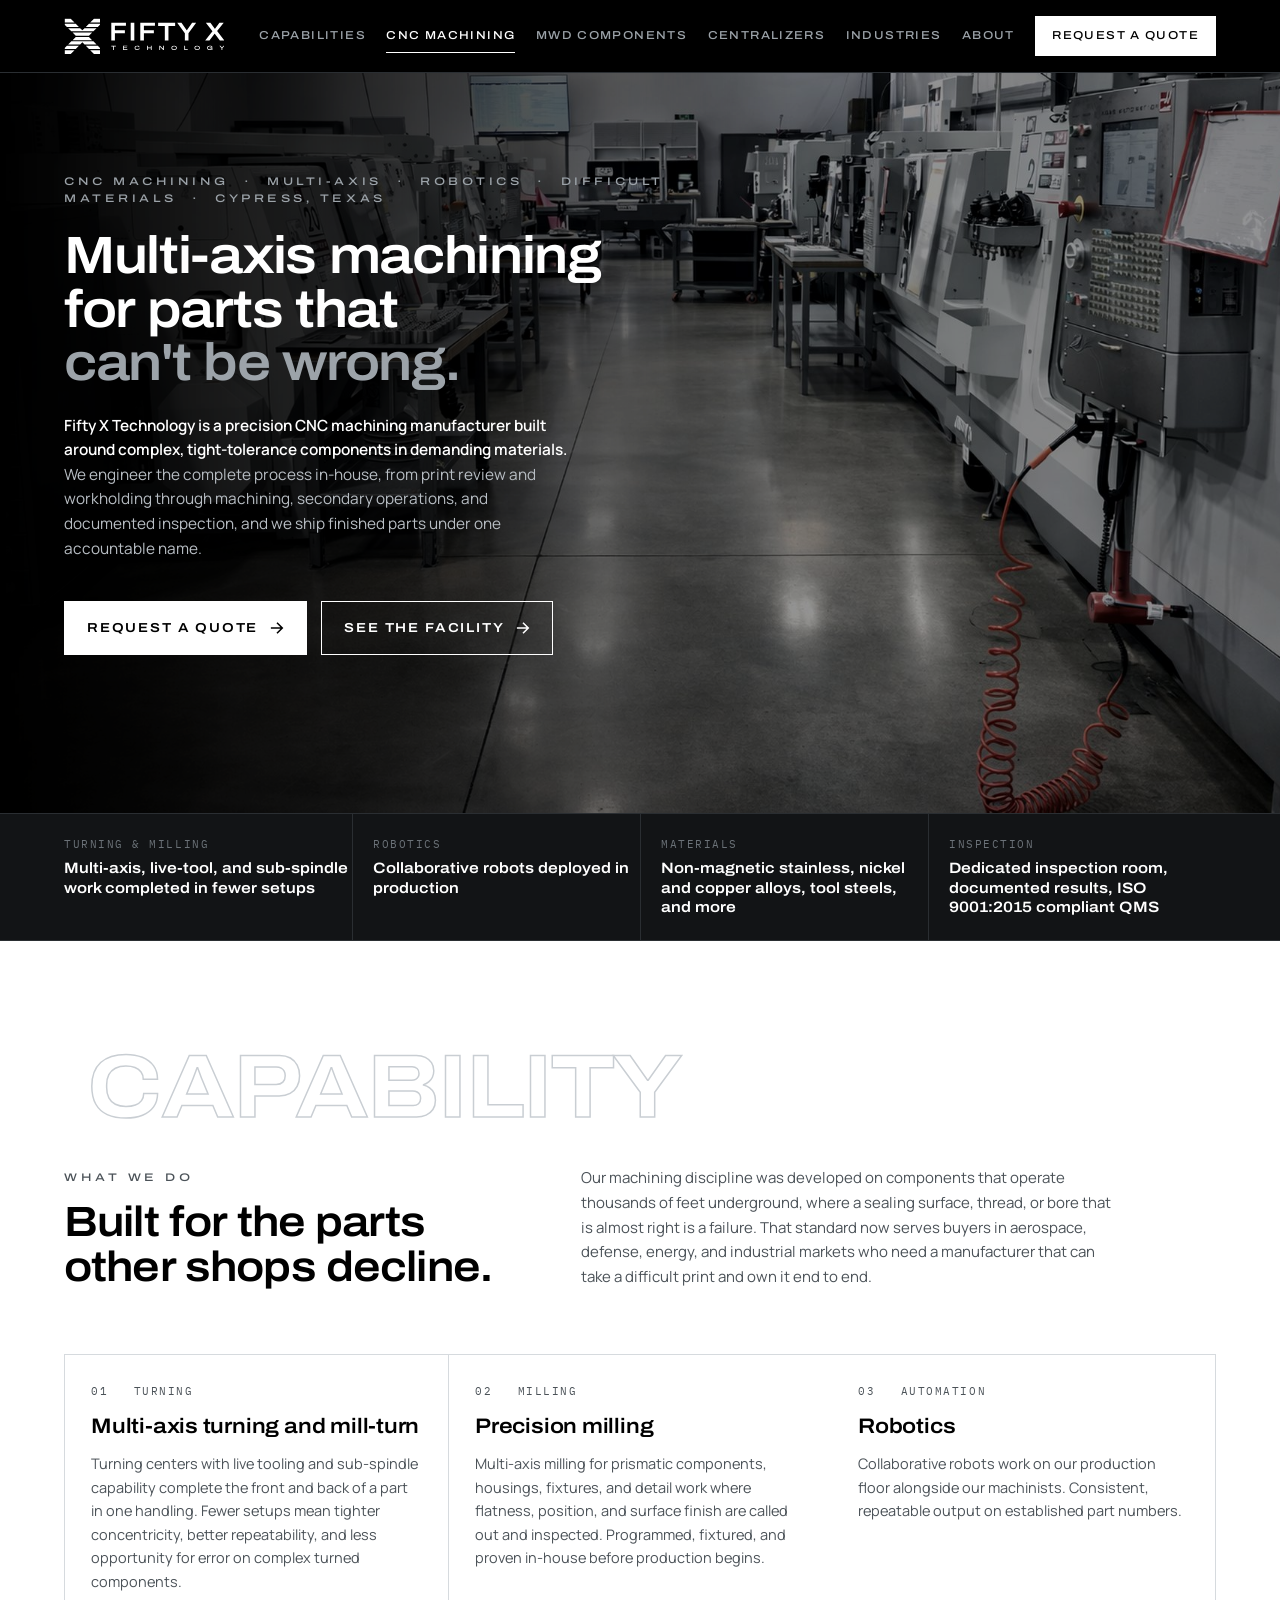
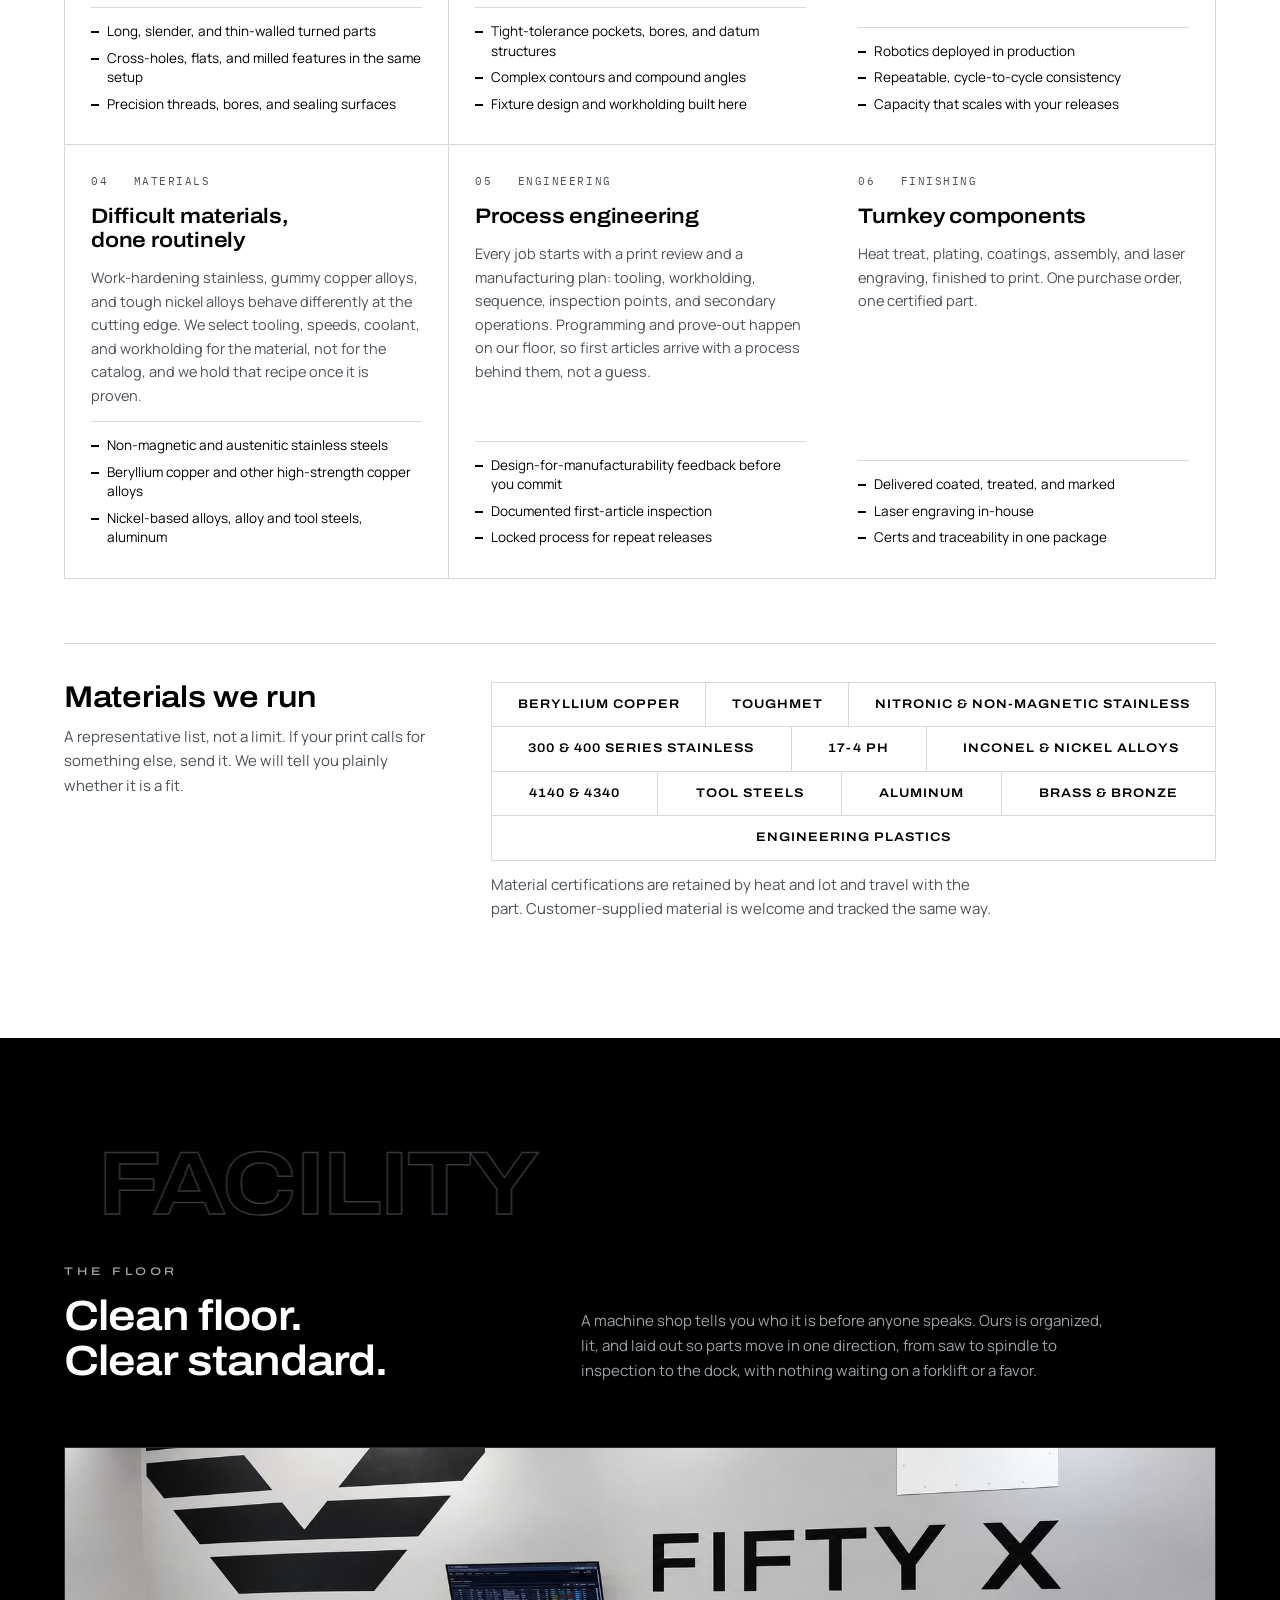
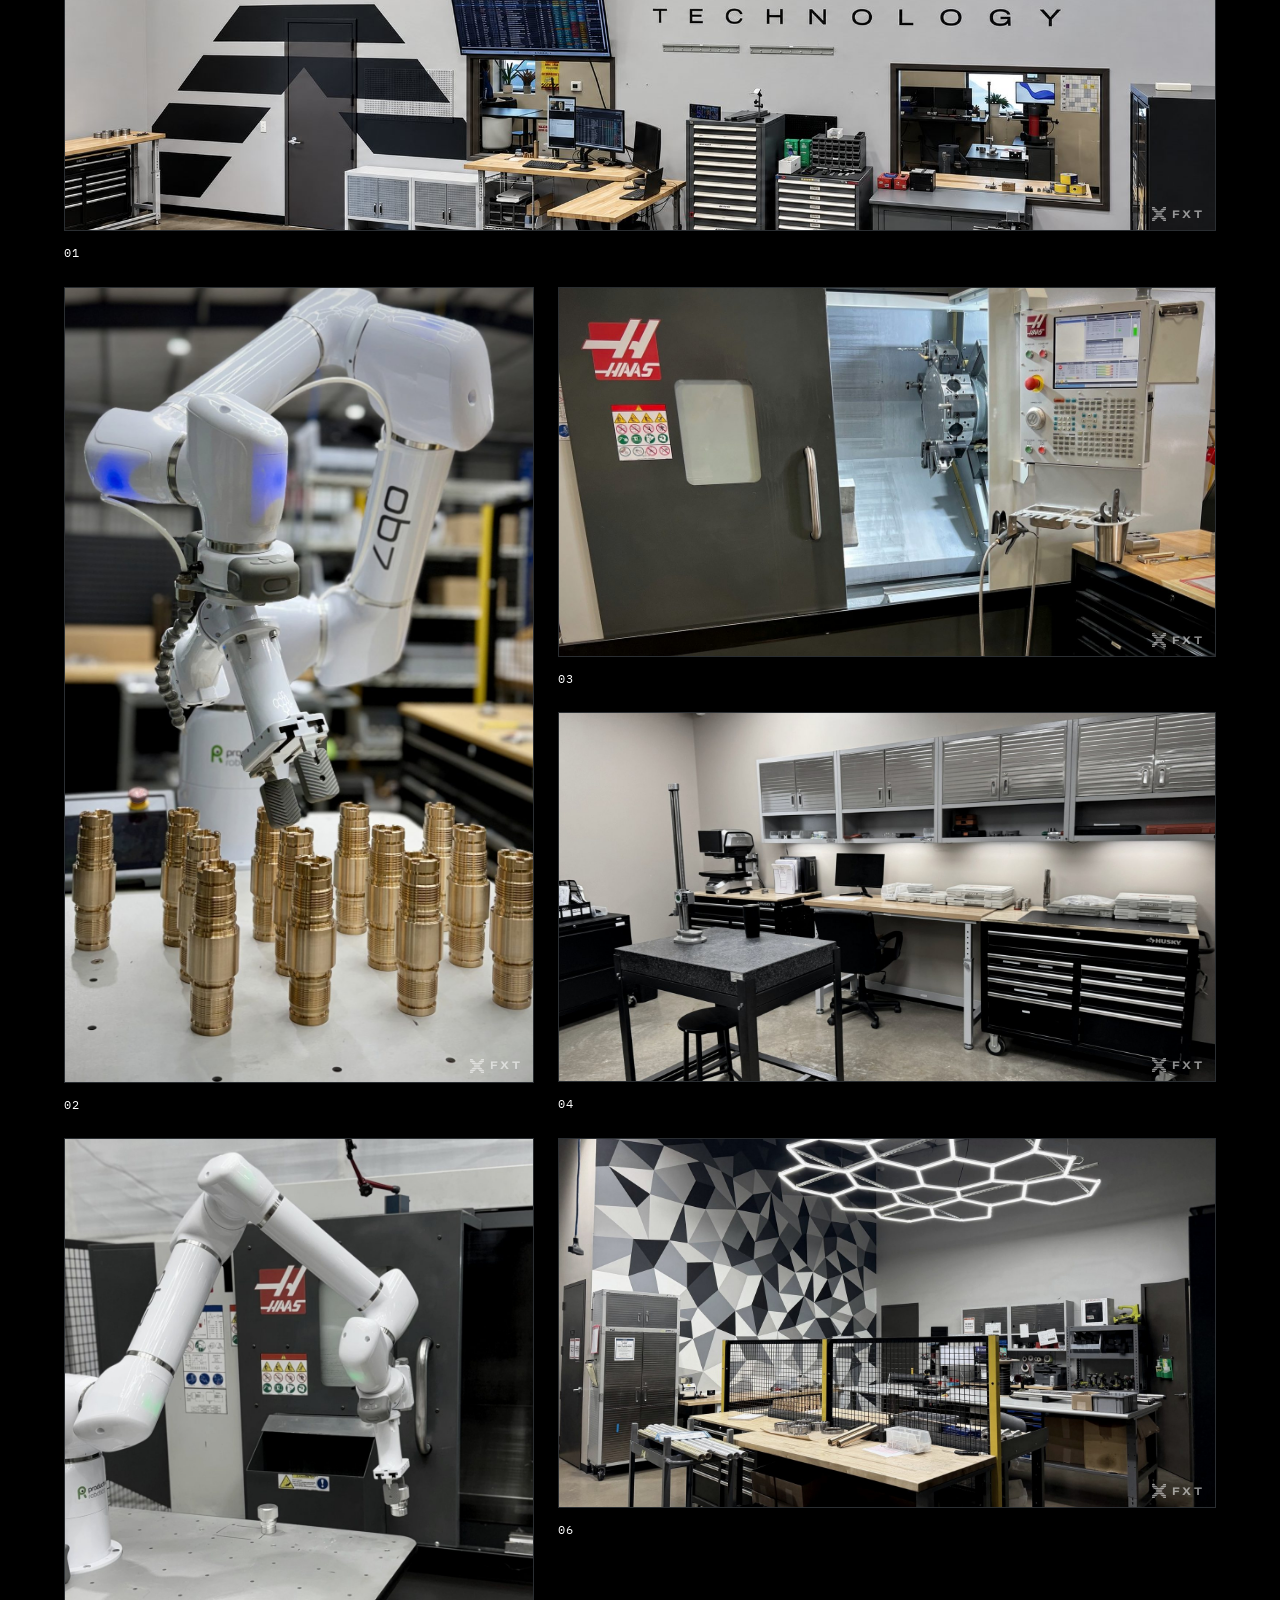
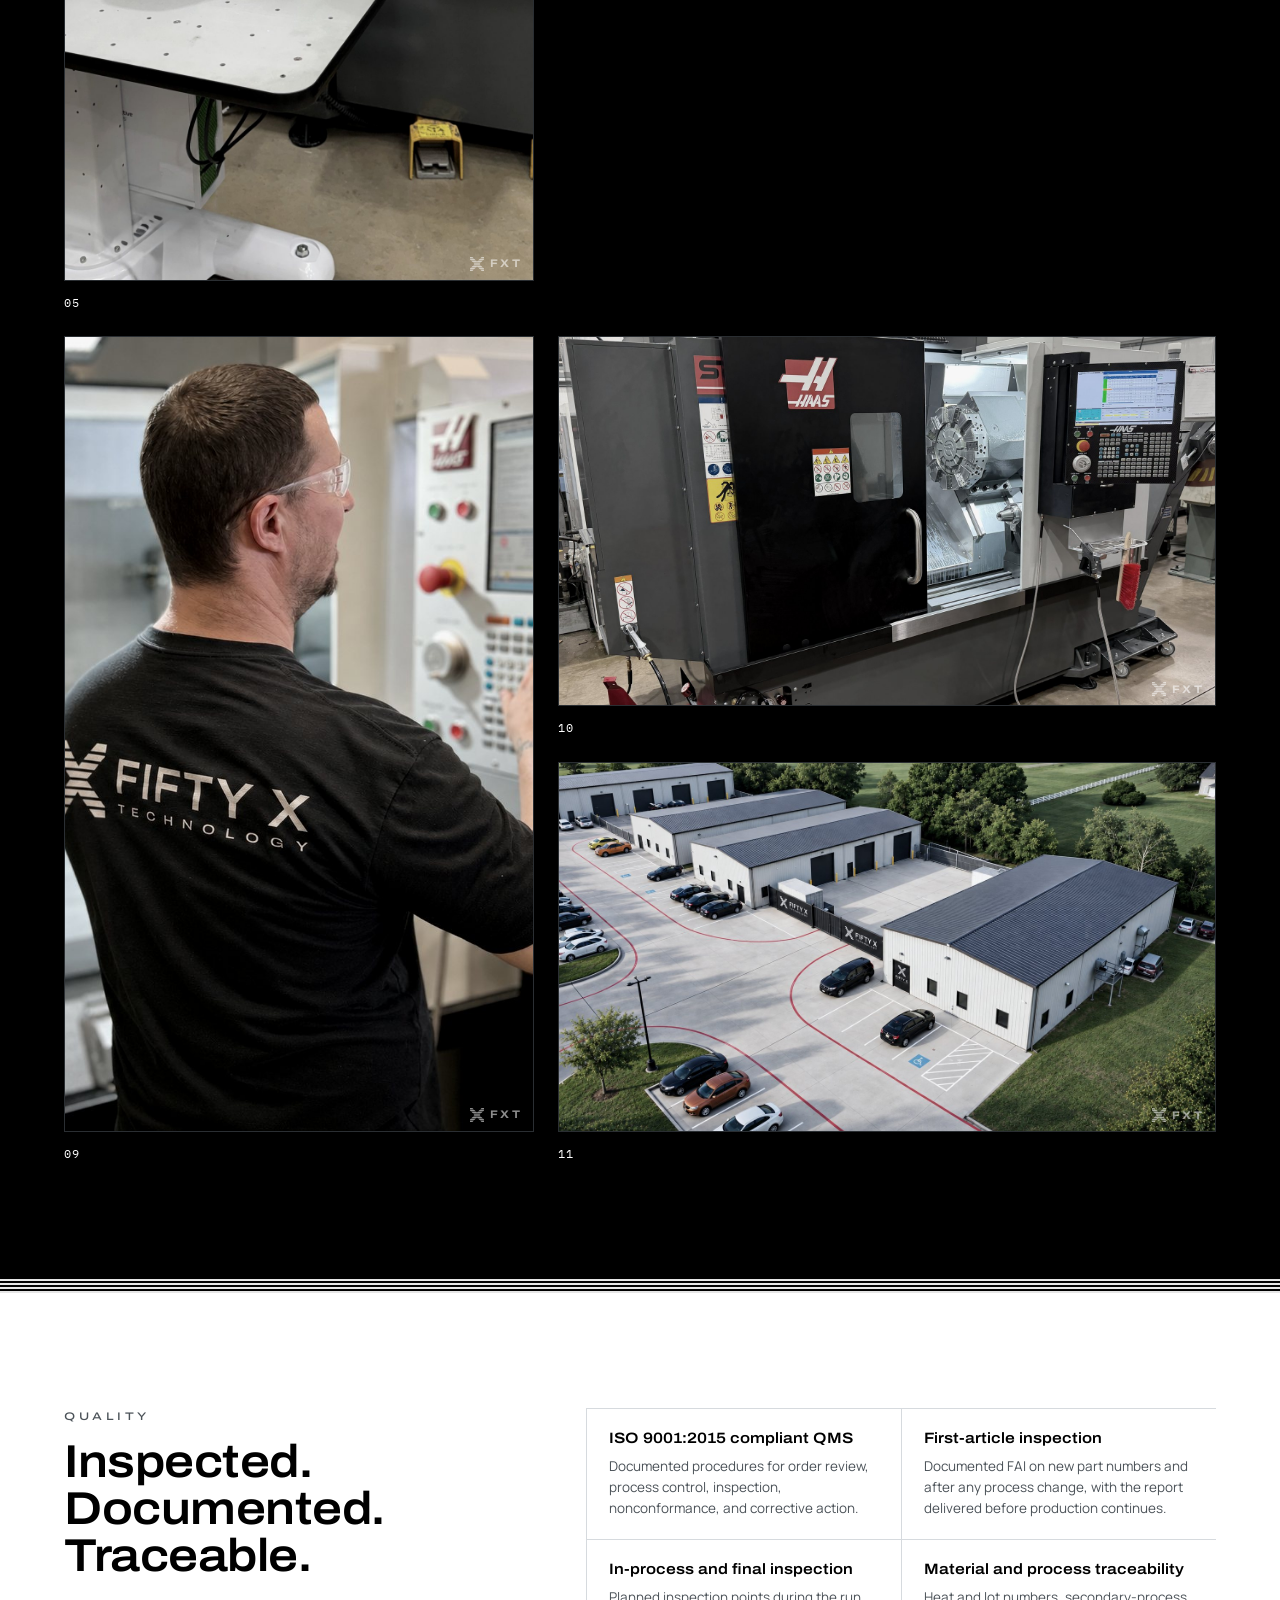
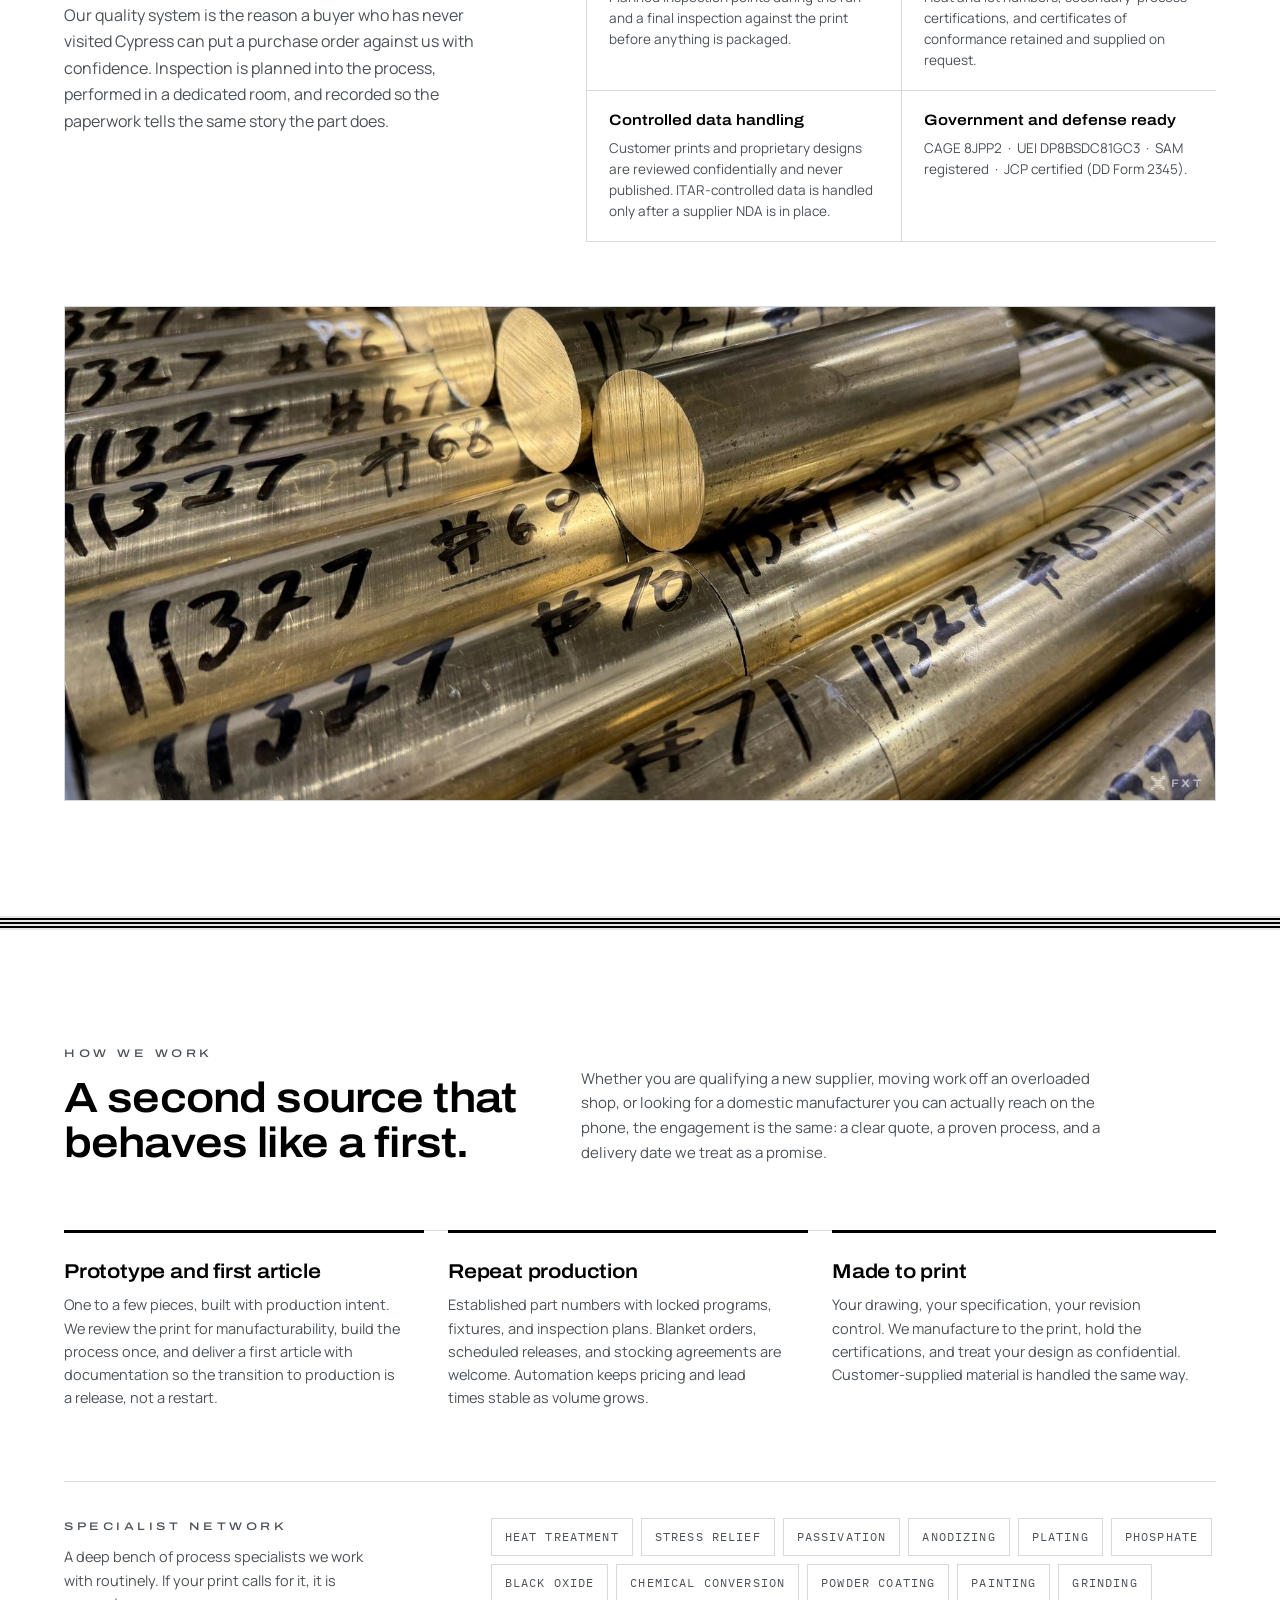
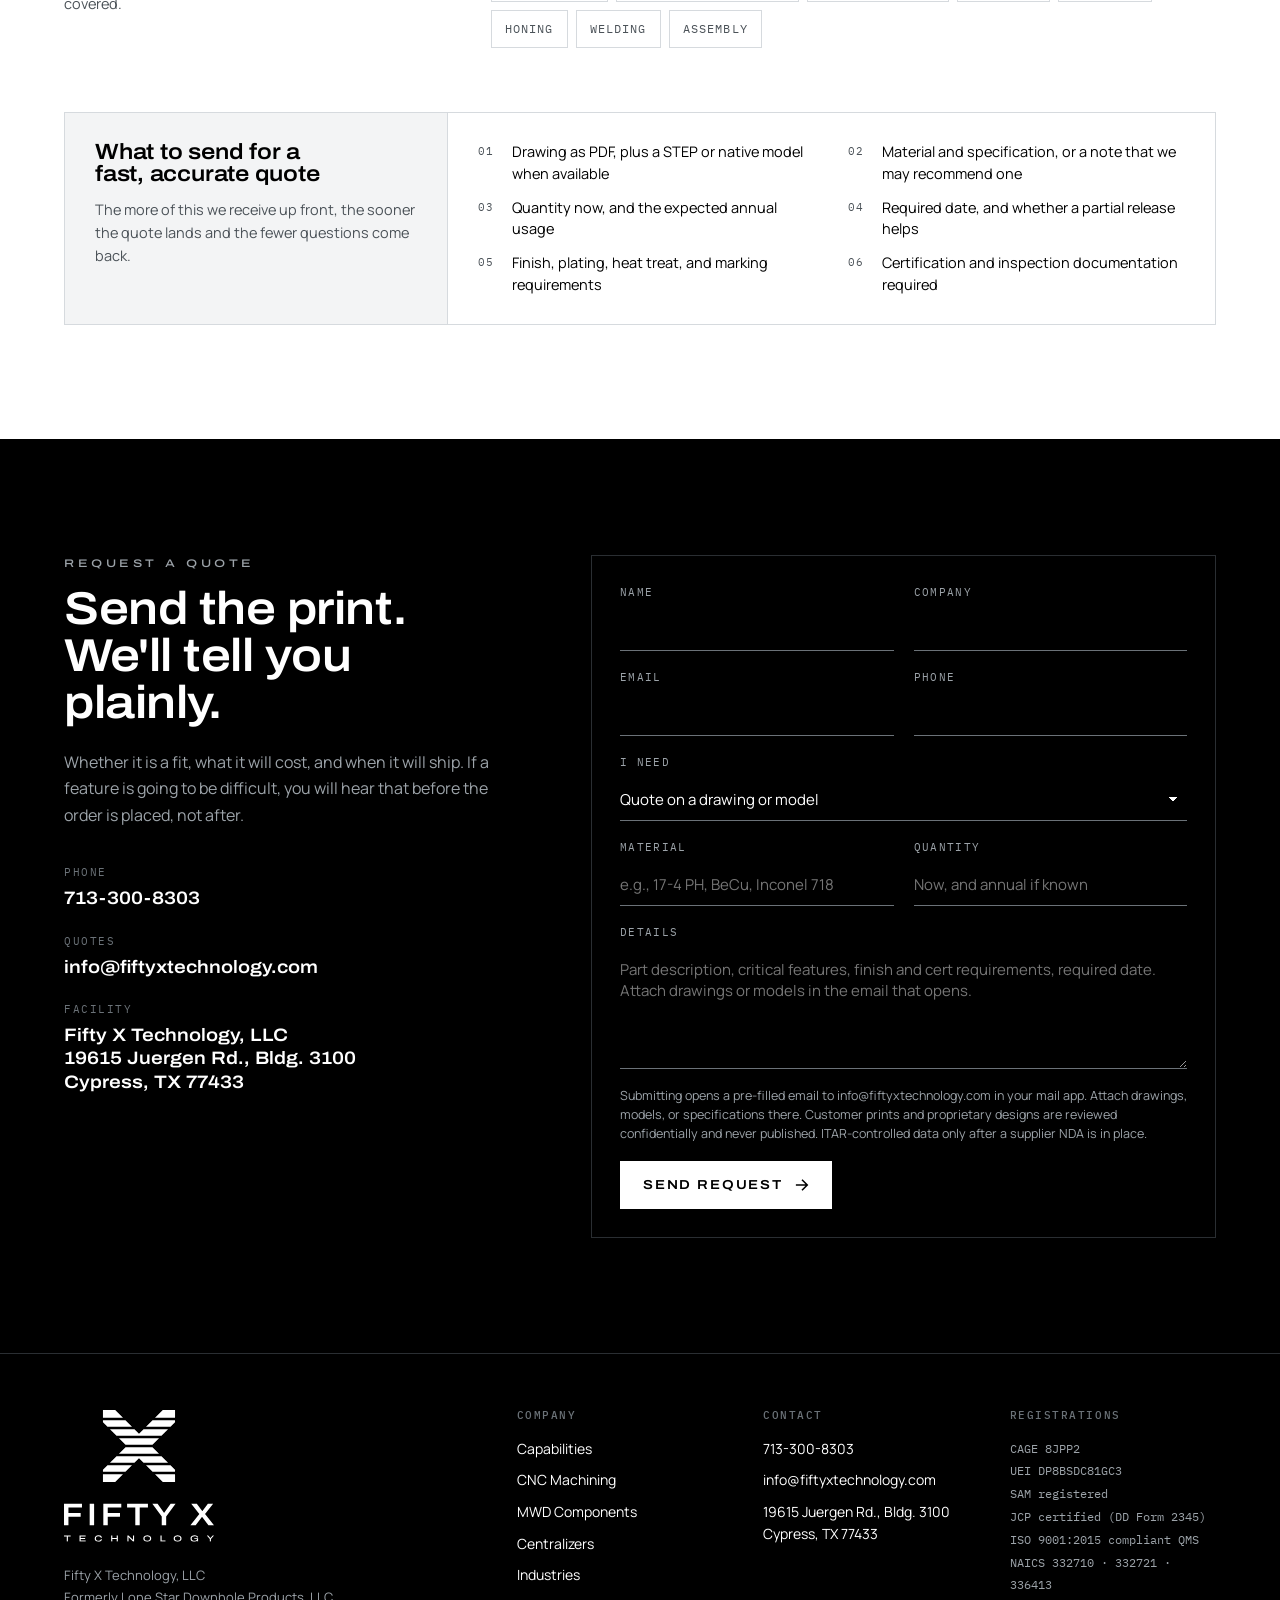
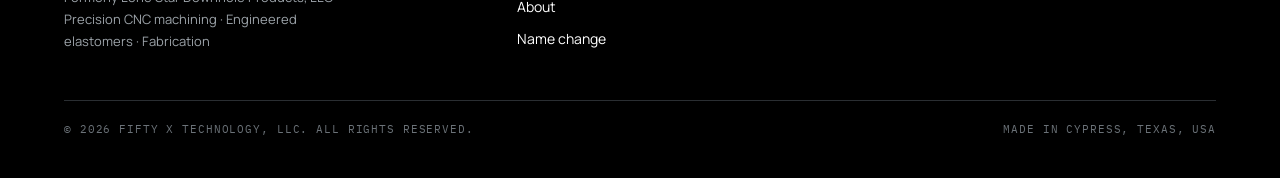
<file: cnc.html>
<!doctype html>
<html lang="en">
<head>
<meta charset="utf-8">
<meta name="viewport" content="width=device-width, initial-scale=1, viewport-fit=cover">
<link rel="canonical" href="https://fiftyxtechnology.com/cnc.html">
<meta name="robots" content="index,follow,max-image-preview:large">
<meta name="keywords" content="CNC machining Cypress TX, precision machine shop Houston, multi-axis machining, mill-turn, sub-spindle, beryllium copper machining, Nitronic 50, aerospace machining Texas, ISO 9001 compliant machine shop">
<meta name="theme-color" content="#000000">
<meta name="geo.region" content="US-TX"><meta name="geo.placename" content="Cypress, Texas">
<link rel="apple-touch-icon" href="apple-touch-icon.png">
<meta property="og:type" content="website"><meta property="og:site_name" content="Fifty X Technology"><meta property="og:locale" content="en_US">
<meta property="og:title" content="Precision CNC Machining in Cypress, Texas (Houston) | Multi-Axis Turning &amp; Milling | Fifty X Technology"><meta property="og:description" content="Precision CNC machining near Houston: multi-axis mill-turn, sub-spindle turning, robotic automation, difficult materials (beryllium copper, Nitronic, Inconel, 17-4 PH), in-house process engineering, documented inspection, and managed secondary services. Request a quote."><meta property="og:url" content="https://fiftyxtechnology.com/cnc.html">
<meta property="og:image" content="https://fiftyxtechnology.com/og-image.jpg"><meta property="og:image:width" content="1200"><meta property="og:image:height" content="630"><meta property="og:image:alt" content="The Fifty X Technology mark painted on the shop wall in Cypress, Texas">
<meta name="twitter:card" content="summary_large_image"><meta name="twitter:title" content="Precision CNC Machining in Cypress, Texas (Houston) | Multi-Axis Turning &amp; Milling | Fifty X Technology"><meta name="twitter:description" content="Precision CNC machining near Houston: multi-axis mill-turn, sub-spindle turning, robotic automation, difficult materials (beryllium copper, Nitronic, Inconel, 17-4 PH), in-house process engineering, documented inspection, and managed secondary services. Request a quote."><meta name="twitter:image" content="https://fiftyxtechnology.com/og-image.jpg">
<link rel="stylesheet" href="fx.css?v=32">
<script type="application/ld+json">{"@context": "https://schema.org", "@graph": [{"@type": "Organization", "@id": "https://fiftyxtechnology.com/#org", "name": "Fifty X Technology, LLC", "alternateName": ["Fifty X Technology", "Lone Star Downhole Products, LLC", "LSDP"], "url": "https://fiftyxtechnology.com/", "logo": "https://fiftyxtechnology.com/icon-512.png", "image": "https://fiftyxtechnology.com/og-image.jpg", "email": "info@fiftyxtechnology.com", "telephone": "+1-713-300-8303", "foundingDate": "2017", "address": {"@type": "PostalAddress", "streetAddress": "19615 Juergen Rd., Bldg. 3100", "addressLocality": "Cypress", "addressRegion": "TX", "postalCode": "77433", "addressCountry": "US"}, "contactPoint": [{"@type": "ContactPoint", "telephone": "+1-713-300-8303", "email": "info@fiftyxtechnology.com", "contactType": "sales", "areaServed": "US", "availableLanguage": "English"}], "identifier": [{"@type": "PropertyValue", "propertyID": "CAGE", "value": "8JPP2"}, {"@type": "PropertyValue", "propertyID": "UEI", "value": "DP8BSDC81GC3"}, {"@type": "PropertyValue", "propertyID": "NAICS", "value": "332710"}], "knowsAbout": ["Precision CNC machining", "Multi-axis turning and milling", "MWD components", "Directional drilling tool components", "Rubber centralizers", "HNBR elastomers", "Rubber-to-metal bonding", "Beryllium copper machining", "Nitronic 50 machining", "Pressure housings", "Muleshoes", "Robotic automation"]}, {"@type": "BreadcrumbList", "itemListElement": [{"@type": "ListItem", "position": 1, "name": "Home", "item": "https://fiftyxtechnology.com/"}, {"@type": "ListItem", "position": 2, "name": "CNC Machining", "item": "https://fiftyxtechnology.com/cnc.html"}]}, {"@type": "Service", "@id": "https://fiftyxtechnology.com/cnc.html#service", "name": "Precision CNC Machining", "description": "Multi-axis CNC turning and milling, sub-spindle mill-turn, robotic automation, difficult materials, in-house process engineering, documented first-article and final inspection, and managed secondary services (heat treat, plating, coatings, grinding, marking). Cypress, Texas, near Houston.", "url": "https://fiftyxtechnology.com/cnc.html", "provider": {"@id": "https://fiftyxtechnology.com/#org"}, "areaServed": {"@type": "Country", "name": "United States"}, "serviceType": ["CNC turning", "CNC milling", "Mill-turn", "Precision machining", "Contract manufacturing", "Secondary services management"]}]}</script>

<title>Precision CNC Machining in Cypress, Texas (Houston) | Multi-Axis Turning &amp; Milling | Fifty X Technology</title>
<meta name="description" content="Precision CNC machining near Houston: multi-axis mill-turn, sub-spindle turning, robotic automation, difficult materials (beryllium copper, Nitronic, Inconel, 17-4 PH), in-house process engineering, documented inspection, and managed secondary services. Request a quote.">
<link rel="preconnect" href="https://fonts.googleapis.com">
<link rel="preconnect" href="https://fonts.gstatic.com" crossorigin>
<link rel="stylesheet" href="https://fonts.googleapis.com/css2?family=Archivo:wdth,wght@62..125,100..900&family=Manrope:wght@400..800&family=IBM+Plex+Mono:wght@400;500&display=swap">
<link rel="icon" href="data:image/svg+xml,%3Csvg%20xmlns%3D%22http%3A//www.w3.org/2000/svg%22%20viewBox%3D%220%200%20100%20100%22%3E%3Ctitle%3EFifty%20X%20app%20icon%3C/title%3E%3Cg%20fill%3D%22%23000000%22%20fill-rule%3D%22nonzero%22%3E%3Cpath%20d%3D%22M0%209%20L9%200%20L91%200%20L100%209%20L100%2091%20L91%20100%20L9%20100%20L0%2091%20Z%20M29.54%2019%20L19%2019%20L19%2029.54%20L39.46%2050%20L19%2070.46%20L19%2081%20L29.54%2081%20L50%2060.54%20L70.46%2081%20L81%2081%20L81%2070.46%20L60.54%2050%20L81%2029.54%20L81%2019%20L70.46%2019%20L50%2039.46%20Z%22/%3E%3C/g%3E%3C/svg%3E">
<style>
:root{
  --ink:#000000;
  --paper:#FFFFFF;
  --graphite:#121416;
  --carbon:#1C1F22;
  --hair-d:#2A2E32;
  --steel:#9CA3A9;
  --steel-2:#6B7278;
  --hair-l:#D6DADE;
  --slate:#4B5258;
  --mist:#F3F4F5;
  --display:"Archivo","Helvetica Neue",Arial,sans-serif;
  --body:"Manrope","Helvetica Neue",Arial,sans-serif;
  --mono:"IBM Plex Mono","SFMono-Regular",Consolas,monospace;
  --gutter:clamp(16px,5vw,72px);
  --maxw:1320px;
  color-scheme:dark;
}
*{box-sizing:border-box}
html{scroll-behavior:smooth;-webkit-text-size-adjust:100%}
@media (prefers-reduced-motion:reduce){html{scroll-behavior:auto}}
body{margin:0;background:var(--ink);color:var(--paper);font-family:var(--body);font-size:16px;line-height:1.55;-webkit-font-smoothing:antialiased;overflow-x:hidden}
a{color:inherit;text-decoration:none}
img,svg{max-width:100%;display:block}
h1,h2,h3,h4{margin:0;font-family:var(--display);font-stretch:112.5%;font-weight:600;letter-spacing:-.01em;line-height:1.02;text-wrap:balance}
p{margin:0}
:focus-visible{outline:2px solid var(--paper);outline-offset:3px}
.light :focus-visible{outline-color:var(--ink)}
.wrap{max-width:var(--maxw);margin:0 auto;padding-inline:var(--gutter)}
.eyebrow{font-family:var(--display);font-stretch:125%;font-weight:500;font-size:11px;letter-spacing:.32em;text-transform:uppercase;color:var(--steel)}
.light .eyebrow{color:var(--slate)}
.mono{font-family:var(--mono);font-size:12px;letter-spacing:.06em;text-transform:uppercase}
.btn{display:inline-flex;align-items:center;gap:12px;font-family:var(--display);font-stretch:112.5%;font-weight:600;font-size:13px;letter-spacing:.14em;text-transform:uppercase;padding:16px 22px;border:1px solid var(--paper);transition:background .18s,color .18s,transform .18s}
.btn svg{width:14px;height:14px;flex:none}
.btn-solid{background:var(--paper);color:var(--ink)}
.btn-solid:hover{background:var(--ink);color:var(--paper)}
.btn-ghost{background:transparent;color:var(--paper)}
.btn-ghost:hover{background:var(--paper);color:var(--ink)}
.light .btn{border-color:var(--ink)}
.light .btn-solid{background:var(--ink);color:var(--paper)}
.light .btn-solid:hover{background:var(--paper);color:var(--ink)}
.light .btn-ghost{color:var(--ink)}
.light .btn-ghost:hover{background:var(--ink);color:var(--paper)}

/* ---------- plates: the section divider motif (echoes the mark's cuts) ---------- */
.plates{height:14px;background:repeating-linear-gradient(to bottom,var(--paper) 0 2px,transparent 2px 4px);opacity:.9}
.light .plates{background:repeating-linear-gradient(to bottom,var(--ink) 0 2px,transparent 2px 4px)}
.slit{height:1px;background:var(--hair-d)}
.light .slit{background:var(--hair-l)}

/* ---------- transition strip: chyron ---------- */
.strip{background:var(--ink);border-bottom:1px solid var(--hair-d);overflow:hidden;font-family:var(--mono);font-size:12px;letter-spacing:.1em;text-transform:uppercase;color:#E9FF2E;padding-block:9px;white-space:nowrap}
.strip-track{display:inline-flex;gap:0;will-change:transform}
.strip a{display:inline-block;padding-inline:3vw;color:inherit}
.strip b{font-weight:500;color:#F7FF7A}
.strip u{text-decoration:underline;text-underline-offset:3px}
.strip a:hover u{color:var(--paper)}
@media (prefers-reduced-motion:no-preference){
  .strip-track{animation:chyron 36s linear infinite}
  .strip:hover .strip-track{animation-play-state:paused}
  @keyframes chyron{from{transform:translateX(0)}to{transform:translateX(-50%)}}
}
@media (prefers-reduced-motion:reduce){.strip a:not(:first-child){display:none}.strip{white-space:normal;text-align:center}}

/* ---------- nav ---------- */
.nav{position:sticky;top:env(safe-area-inset-top,0px);z-index:50;background:rgba(0,0,0,.86);backdrop-filter:blur(10px);-webkit-backdrop-filter:blur(10px);border-bottom:1px solid var(--hair-d)}
.nav .wrap{display:flex;align-items:center;justify-content:space-between;gap:24px;height:72px}
.brand{display:block;height:36px}
.brand svg{height:100%;width:auto}
.links{display:flex;gap:clamp(14px,1.6vw,26px);align-items:center}
.links a{white-space:nowrap;font-family:var(--display);font-stretch:112.5%;font-weight:500;font-size:11.5px;letter-spacing:.12em;text-transform:uppercase;color:var(--steel);padding:8px 0;border-bottom:1px solid transparent;transition:color .15s,border-color .15s}
.links a:hover{color:var(--paper);border-color:var(--paper)}
.links .cta{color:var(--ink);background:var(--paper);padding:10px 16px;border:1px solid var(--paper)}
.links .cta:hover{background:var(--ink);color:var(--paper)}
.menu-btn{display:none;background:none;border:1px solid var(--hair-d);color:var(--paper);font-family:var(--mono);font-size:12px;letter-spacing:.12em;text-transform:uppercase;padding:10px 14px;cursor:pointer}
@media (max-width:1200px){
  .links{display:none;position:absolute;left:0;right:0;top:72px;background:var(--ink);border-bottom:1px solid var(--hair-d);flex-direction:column;align-items:stretch;gap:0;padding:8px var(--gutter) 20px}
  .links.open{display:flex}
  .links a{padding:14px 0;border-bottom:1px solid var(--hair-d);font-size:13px}
  .links .cta{margin-top:14px;text-align:center}
  .menu-btn{display:block}
}
@media (max-width:1200px){.links{gap:0}}

/* ---------- hero ---------- */
.hero{position:relative;overflow:hidden;background:var(--ink)}
.hero::before{content:"";position:absolute;inset:0;background-image:linear-gradient(var(--hair-d) 1px,transparent 1px),linear-gradient(90deg,var(--hair-d) 1px,transparent 1px);background-size:96px 96px;opacity:.28;mask-image:linear-gradient(to bottom,rgba(0,0,0,.9),transparent 90%);-webkit-mask-image:linear-gradient(to bottom,rgba(0,0,0,.9),transparent 90%)}
.hero .wrap{position:relative;display:grid;grid-template-columns:minmax(0,7fr) minmax(0,5fr);gap:48px;align-items:center;padding-block:clamp(36px,4.5vw,64px) clamp(64px,9vw,128px)}
.hero h1{font-size:clamp(32px,4.1vw,58px);letter-spacing:-.025em;line-height:1.02;margin-top:22px}
.hero h1 em{font-style:normal;color:var(--steel)}
.hero .lede{max-width:56ch;margin-top:24px;font-size:clamp(15px,1.2vw,17px);line-height:1.6;color:var(--steel)}
.hero .lede b{color:var(--paper);font-weight:600}
.hero .actions{display:flex;flex-wrap:wrap;gap:14px;margin-top:40px}
.hero-mark{position:relative;max-width:500px;width:100%;justify-self:end}
.hero-mark svg{width:100%;height:auto;aspect-ratio:1}
.hero-mark .plate{fill:var(--paper);transform-origin:50% 50%}
@media (prefers-reduced-motion:no-preference){
  .hero-mark .plate{animation:plate-in .9s cubic-bezier(.2,.8,.2,1) both}
  .hero-mark .plate:nth-child(odd){--from:-60px}
  .hero-mark .plate:nth-child(even){--from:60px}
  @keyframes plate-in{from{opacity:0;transform:translateX(var(--from,-60px))}to{opacity:1;transform:none}}
  .hero-mark .p1{animation-delay:.05s}.hero-mark .p2{animation-delay:.12s}.hero-mark .p3{animation-delay:.19s}.hero-mark .p4{animation-delay:.26s}
  .hero-mark .p5{animation-delay:.33s}.hero-mark .p6{animation-delay:.40s}.hero-mark .p7{animation-delay:.47s}.hero-mark .p8{animation-delay:.54s}
}
.hero-mark .tag{margin-top:18px;font-family:var(--mono);font-size:11px;letter-spacing:.1em;text-transform:uppercase;color:var(--steel-2)}
@media (max-width:900px){
  .hero .wrap{grid-template-columns:1fr;gap:40px}
  .hero-mark{max-width:220px;justify-self:start;order:-1}
}

/* ---------- ticker / credentials ---------- */
.cred{border-top:1px solid var(--hair-d);border-bottom:1px solid var(--hair-d);background:var(--graphite)}
.cred .wrap{display:grid;grid-template-columns:repeat(4,1fr)}
.cred .cell{padding:22px 0;border-left:1px solid var(--hair-d);padding-left:20px}
.cred .cell:first-child{border-left:0;padding-left:0}
.cred .k{font-family:var(--mono);font-size:11px;letter-spacing:.14em;text-transform:uppercase;color:var(--steel-2)}
.cred .v{font-family:var(--display);font-stretch:112.5%;font-weight:600;font-size:17px;margin-top:6px}
@media (max-width:900px){.cred .wrap{grid-template-columns:1fr 1fr}.cred .cell:nth-child(3){border-left:0;padding-left:0}.cred .cell{border-top:1px solid var(--hair-d)}.cred .cell:nth-child(-n+2){border-top:0}}
@media (max-width:480px){.cred .wrap{grid-template-columns:1fr}.cred .cell{border-left:0;padding-left:0;padding-block:14px}.cred .cell:nth-child(2){border-top:1px solid var(--hair-d)}}

/* ---------- generic section ---------- */
.section{padding-block:clamp(72px,9vw,128px)}
.section.light{background:var(--paper);color:var(--ink)}
.head{display:grid;grid-template-columns:minmax(0,5fr) minmax(0,7fr);gap:32px 64px;align-items:end;margin-bottom:clamp(40px,5vw,72px)}
.head h2{font-size:clamp(26px,3.3vw,46px);font-weight:600;letter-spacing:-.02em;line-height:1.06}
.head .intro{font-size:clamp(15px,1.1vw,16.5px);line-height:1.65;color:var(--steel);max-width:60ch}
.light .head .intro{color:var(--slate)}
@media (max-width:900px){.head{grid-template-columns:1fr}}

/* ---------- capabilities ---------- */
.caps{display:grid;grid-template-columns:repeat(3,1fr);border-top:1px solid var(--hair-l);border-left:1px solid var(--hair-l)}
.cap{border-right:1px solid var(--hair-l);border-bottom:1px solid var(--hair-l);padding:32px 28px 36px;display:flex;flex-direction:column;gap:18px;position:relative;transition:background .2s}
.cap:hover{background:var(--mist)}
.cap .idx{font-family:var(--mono);font-size:11px;letter-spacing:.14em;color:var(--slate)}
.cap h3{font-size:24px;margin-top:4px}
.cap p{color:var(--slate);font-size:15px;line-height:1.6}
.cap ul{list-style:none;margin:6px 0 0;padding:0;display:flex;flex-direction:column;gap:8px}
.cap li{font-size:14px;padding-left:18px;position:relative;color:var(--ink)}
.cap li::before{content:"";position:absolute;left:0;top:9px;width:9px;height:2px;background:var(--ink)}
.cap .ico{width:40px;height:40px}
@media (max-width:900px){.caps{grid-template-columns:1fr}}

.integrated{margin-top:clamp(48px,6vw,80px);display:grid;grid-template-columns:minmax(0,4fr) minmax(0,8fr);gap:32px 64px;align-items:start}
.integrated h3{font-size:clamp(24px,2.6vw,34px)}
.integrated p{color:var(--slate);max-width:60ch;margin-top:14px;line-height:1.65}
.flow{display:grid;grid-template-columns:repeat(7,1fr);gap:0;border:1px solid var(--ink)}
.flow div{padding:16px 10px 18px;border-right:1px solid var(--ink);font-family:var(--display);font-stretch:112.5%;font-weight:600;font-size:12px;letter-spacing:.06em;text-transform:uppercase;line-height:1.25;position:relative}
.flow div:last-child{border-right:0}
.flow span{display:block;font-family:var(--mono);font-weight:400;font-size:10px;letter-spacing:.1em;color:var(--slate);margin-bottom:8px}
.flow .in{background:var(--ink);color:var(--paper)}
.flow .in span{color:var(--steel)}
.turnkey{margin-top:clamp(48px,6vw,80px);padding-top:clamp(36px,4vw,56px);border-top:1px solid var(--hair-l);display:grid;grid-template-columns:minmax(0,4fr) minmax(0,8fr);gap:32px 64px;align-items:start}
.turnkey h3{font-size:clamp(24px,2.6vw,34px)}
.turnkey p{color:var(--slate);max-width:52ch;margin-top:14px;line-height:1.65}
.svc-list{list-style:none;margin:0;padding:0;display:grid;grid-template-columns:repeat(4,1fr);gap:1px;background:var(--hair-l);border:1px solid var(--hair-l)}
.svc-list li{background:var(--paper);padding:12px 14px;min-height:60px;display:flex;align-items:center;font-family:var(--display);font-stretch:112.5%;font-weight:600;font-size:12px;letter-spacing:.08em;text-transform:uppercase;line-height:1.3}
@media (max-width:900px){.turnkey{grid-template-columns:1fr}.svc-list{grid-template-columns:repeat(2,1fr)}}
@media (max-width:900px){.integrated{grid-template-columns:1fr}.flow{grid-template-columns:repeat(4,1fr)}.flow div{border-bottom:1px solid var(--ink)}.flow div:nth-child(4n){border-right:0}.flow div:nth-child(n+5){border-bottom:0}}
@media (max-width:480px){.flow{grid-template-columns:repeat(2,1fr)}.flow div{border-right:1px solid var(--ink);border-bottom:1px solid var(--ink)}.flow div:nth-child(2n){border-right:0}.flow div:nth-child(n+5){border-bottom:1px solid var(--ink)}.flow div:nth-last-child(-n+1){border-bottom:0}}

/* ---------- industries ---------- */
.ind{display:grid;grid-template-columns:repeat(5,1fr);border-top:1px solid var(--hair-d);border-left:1px solid var(--hair-d)}
.ind>a,.ind>div{border-right:1px solid var(--hair-d);border-bottom:1px solid var(--hair-d);padding:28px 22px 30px;min-height:220px;display:flex;flex-direction:column;justify-content:space-between;gap:24px;transition:background .2s}
.ind>a:hover{background:var(--graphite)}
.ind h3{font-size:19px;line-height:1.15}
.ind p{font-size:13.5px;line-height:1.55;color:var(--steel)}
.ind .foundation{background:var(--paper);color:var(--ink)}
.ind .foundation p{color:var(--slate)}
.ind .foundation .mono{color:var(--ink)}
.ind .mono{color:var(--steel-2)}
@media (max-width:1100px){.ind{grid-template-columns:repeat(3,1fr)}}
@media (max-width:700px){.ind{grid-template-columns:1fr 1fr}}
@media (max-width:440px){.ind{grid-template-columns:1fr}}

/* ---------- MWD section ---------- */
.mwd{background:var(--ink);position:relative}
.mwd .banner{display:grid;grid-template-columns:auto 1fr;gap:28px;align-items:center;margin-bottom:clamp(40px,5vw,72px)}
.mwd .banner .x{width:76px;height:76px}
.mwd .banner h2{font-size:clamp(28px,3.6vw,50px);font-weight:600;letter-spacing:-.02em}
.mwd .banner h2 span{display:block;color:var(--steel)}
.mwd-grid{display:grid;grid-template-columns:minmax(0,5fr) minmax(0,7fr);gap:48px 72px}
.mwd .lede{font-size:clamp(17px,1.4vw,20px);line-height:1.6;color:var(--paper)}
.mwd .sub{margin-top:20px;color:var(--steel);line-height:1.65;max-width:52ch}
.mwd .sub+.sub{margin-top:14px}
.svc{display:grid;grid-template-columns:1fr 1fr;gap:1px;background:var(--hair-d);border:1px solid var(--hair-d)}
.svc>div,.svc>a{background:var(--ink);padding:24px 22px 26px;display:block}
.svc>a:hover{background:var(--graphite)}
.svc h3{font-size:17px;margin-bottom:10px}
.svc p{font-size:14px;color:var(--steel);line-height:1.55}
.spec{margin-top:1px;background:var(--hair-d);border:1px solid var(--hair-d);border-top:0;display:grid;grid-template-columns:repeat(3,1fr);gap:1px}
.spec div{background:var(--graphite);padding:18px 22px}
.spec .k{font-family:var(--mono);font-size:10.5px;letter-spacing:.14em;text-transform:uppercase;color:var(--steel-2)}
.spec .v{font-family:var(--display);font-stretch:112.5%;font-weight:600;font-size:18px;margin-top:6px;font-variant-numeric:tabular-nums}
.spec .n{font-size:12px;color:var(--steel);margin-top:2px}
.mwd .actions{display:flex;flex-wrap:wrap;gap:14px;margin-top:32px}
@media (max-width:900px){.mwd-grid{grid-template-columns:1fr}.mwd .banner .x{width:56px;height:56px}}
@media (max-width:600px){.svc{grid-template-columns:1fr}.spec{grid-template-columns:1fr}}

/* ---------- technology ---------- */
.tech .head{align-items:start}
.tech-grid{display:grid;grid-template-columns:repeat(4,1fr);gap:0;border-top:1px solid var(--hair-l)}
.tech-grid article{padding:28px 24px 8px 0;border-top:3px solid var(--ink);margin-top:-1px;margin-right:24px}
.tech-grid article:last-child{margin-right:0}
.tech-grid h3{font-size:19px;margin-bottom:12px}
.tech-grid p{font-size:14.5px;color:var(--slate);line-height:1.6}
.tech .quote{margin-top:clamp(48px,6vw,80px);display:grid;grid-template-columns:minmax(0,2fr) minmax(0,10fr);gap:24px 48px;align-items:start;border-top:1px solid var(--hair-l);padding-top:36px}
.tech .quote blockquote{margin:0;font-family:var(--display);font-stretch:112.5%;font-weight:500;font-size:clamp(20px,2.2vw,30px);line-height:1.3;text-wrap:balance;max-width:34ch}
.tech .quote cite{display:block;font-style:normal;margin-top:18px;font-family:var(--mono);font-size:11.5px;letter-spacing:.12em;text-transform:uppercase;color:var(--slate)}
@media (max-width:1000px){.tech-grid{grid-template-columns:1fr 1fr}.tech-grid article:nth-child(2n){margin-right:0}}
@media (max-width:560px){.tech-grid{grid-template-columns:1fr}.tech-grid article{margin-right:0}}
@media (max-width:900px){.tech .quote{grid-template-columns:1fr}}

/* ---------- about + name change ---------- */
.about-grid{display:grid;grid-template-columns:minmax(0,7fr) minmax(0,5fr);gap:48px 80px;align-items:start}
.about h2{font-size:clamp(26px,3.3vw,44px)}
.about .body{margin-top:26px;display:flex;flex-direction:column;gap:16px;color:var(--steel);line-height:1.7;max-width:62ch;font-size:16.5px}
.about .body b{color:var(--paper);font-weight:600}
.timeline{list-style:none;margin:0;padding:0;border-top:1px solid var(--hair-d)}
.timeline li{display:grid;grid-template-columns:64px 1fr;gap:16px;padding:14px 0;border-bottom:1px solid var(--hair-d);font-size:14.5px;line-height:1.5}
.timeline .y{font-family:var(--mono);font-size:12px;letter-spacing:.06em;color:var(--steel);padding-top:3px}
.namechange{margin-top:clamp(56px,7vw,96px);border:1px solid var(--hair-d);display:grid;grid-template-columns:minmax(0,5fr) minmax(0,7fr)}
.namechange>div{padding:36px 32px}
.namechange>div:first-child{border-right:1px solid var(--hair-d);background:var(--graphite)}
.namechange h3{font-size:clamp(24px,2.6vw,34px)}
.namechange .was{margin-top:16px;font-family:var(--mono);font-size:12px;letter-spacing:.08em;text-transform:uppercase;color:var(--steel);line-height:1.8}
.namechange .was s{color:var(--steel-2)}
.namechange .was b{color:var(--paper);font-weight:500}
.qa{display:grid;gap:0}
.qa div{padding:16px 0;border-bottom:1px solid var(--hair-d);display:grid;grid-template-columns:minmax(0,4fr) minmax(0,8fr);gap:8px 24px}
.qa div:first-child{padding-top:0}
.qa div:last-child{border-bottom:0;padding-bottom:0}
.qa dt{font-family:var(--display);font-stretch:112.5%;font-weight:600;font-size:14px;letter-spacing:.02em}
.qa dd{margin:0;font-size:14.5px;color:var(--steel);line-height:1.6}
@media (max-width:900px){.about-grid{grid-template-columns:1fr}.namechange{grid-template-columns:1fr}.namechange>div:first-child{border-right:0;border-bottom:1px solid var(--hair-d)}.qa div{grid-template-columns:1fr}}

/* ---------- contact ---------- */
.contact-grid{display:grid;grid-template-columns:minmax(0,5fr) minmax(0,7fr);gap:48px 80px;align-items:start}
.contact h2{font-size:clamp(26px,3.3vw,46px);font-weight:600;letter-spacing:-.02em}
.contact .intro{margin-top:22px;color:var(--slate);line-height:1.65;max-width:48ch}
.contact .details{margin-top:36px;display:grid;gap:22px}
.contact .details .k{font-family:var(--mono);font-size:11px;letter-spacing:.14em;text-transform:uppercase;color:var(--slate)}
.contact .details .v{font-family:var(--display);font-stretch:112.5%;font-weight:600;font-size:18px;margin-top:6px;line-height:1.3}
.contact .details a:hover{text-decoration:underline;text-underline-offset:4px}
form{display:grid;grid-template-columns:1fr 1fr;gap:18px 20px;border:1px solid var(--ink);padding:28px}
form .full{grid-column:1/-1}
label{display:flex;flex-direction:column;gap:8px;font-family:var(--mono);font-size:11px;letter-spacing:.12em;text-transform:uppercase;color:var(--slate)}
input,select,textarea{font-family:var(--body);font-size:15px;color:var(--ink);background:var(--paper);border:0;border-bottom:1px solid var(--ink);padding:10px 0;border-radius:0;width:100%;-webkit-appearance:none;appearance:none}
textarea{min-height:120px;resize:vertical}
select{background-image:linear-gradient(45deg,transparent 50%,var(--ink) 50%),linear-gradient(135deg,var(--ink) 50%,transparent 50%);background-position:calc(100% - 14px) 50%,calc(100% - 9px) 50%;background-size:5px 5px;background-repeat:no-repeat;padding-right:28px}
input:focus,select:focus,textarea:focus{outline:0;border-bottom-width:2px}
form .note{grid-column:1/-1;font-size:12.5px;color:var(--slate);line-height:1.5}
form .submit{grid-column:1/-1;display:flex;align-items:center;gap:20px;flex-wrap:wrap}
form button{cursor:pointer;background:var(--ink);color:var(--paper);border:1px solid var(--ink)}
form button:hover{background:var(--paper);color:var(--ink)}
@media (max-width:900px){.contact-grid{grid-template-columns:1fr}}
@media (max-width:560px){form{grid-template-columns:1fr;padding:20px}}

/* ---------- footer ---------- */
footer{background:var(--ink);border-top:1px solid var(--hair-d);padding-block:56px 40px}
.foot{display:grid;grid-template-columns:minmax(0,4fr) repeat(3,minmax(0,2fr));gap:40px}
.foot .stack{width:150px}
.foot .stack svg{width:100%;height:auto}
.foot .legal{margin-top:22px;font-size:13px;color:var(--steel);line-height:1.7;max-width:34ch}
.foot h4{font-family:var(--mono);font-weight:500;font-size:11px;letter-spacing:.14em;text-transform:uppercase;color:var(--steel-2);margin-bottom:16px}
.foot ul{list-style:none;margin:0;padding:0;display:grid;gap:10px;font-size:14px}
.foot ul a:hover{text-decoration:underline;text-underline-offset:4px}
.foot .creds{font-family:var(--mono);font-size:12px;color:var(--steel);line-height:1.9}
.foot-bottom{margin-top:48px;padding-top:20px;border-top:1px solid var(--hair-d);display:flex;justify-content:space-between;gap:16px;flex-wrap:wrap;font-family:var(--mono);font-size:11px;letter-spacing:.08em;text-transform:uppercase;color:var(--steel-2)}
@media (max-width:900px){.foot{grid-template-columns:1fr 1fr}}
@media (max-width:520px){.foot{grid-template-columns:1fr}}


/* ---------- CNC machining page ---------- */
.links a.current{color:var(--paper);border-color:var(--paper)}
.intro-d{color:var(--steel);line-height:1.65;font-size:clamp(16px,1.25vw,18px);max-width:60ch}
.mono.lbl{color:var(--steel-2);margin-bottom:12px}
.light .mono.lbl{color:var(--slate)}
.section{overflow:hidden}

/* ghost word motif */
.ghost{font-family:var(--display);font-stretch:112.5%;font-weight:700;font-size:clamp(40px,7.0vw,99px);line-height:.9;letter-spacing:-.02em;color:transparent;-webkit-text-stroke:1.5px #34393E;white-space:nowrap;user-select:none;margin:-.1em 0 clamp(20px,3vw,40px) -.03em}
.ghost-light{-webkit-text-stroke:1.5px #C9CED3}
@media (max-width:600px){.ghost{font-size:16vw;white-space:normal;line-height:.95}}

/* hero: text + photo panel */
.cnc-hero{position:relative;isolation:isolate}
.cnc-hero::before{display:none}
.cnc-hero-bg{position:absolute;inset:0;z-index:-1;overflow:hidden}
.cnc-hero-bg img{width:100%;height:100%;object-fit:cover;object-position:50% 0%;opacity:.6;
  mask-image:linear-gradient(90deg,transparent 0%,rgba(0,0,0,.35) 30%,#000 62%),linear-gradient(to bottom,#000 70%,transparent);
  -webkit-mask-image:linear-gradient(90deg,transparent 0%,rgba(0,0,0,.35) 30%,#000 62%);mask-composite:intersect;-webkit-mask-composite:source-in}
.cnc-hero .wrap{grid-template-columns:minmax(0,7fr) minmax(0,5fr);gap:clamp(32px,5vw,80px);align-items:center;min-height:clamp(520px,58vw,740px)}
.cnc-hero .lede{color:#B8BEC4}
@media (max-width:900px){
  .cnc-hero .wrap{grid-template-columns:1fr;min-height:0}
  .cnc-hero-bg img{opacity:.28;object-position:50% 50%;mask-image:linear-gradient(to bottom,#000 40%,transparent);-webkit-mask-image:linear-gradient(to bottom,#000 40%,transparent)}
}
@media (prefers-reduced-motion:no-preference){
  .cnc-hero-bg img{animation:bg-in 1.6s ease-out both}
  @keyframes bg-in{from{opacity:0;transform:scale(1.04)}to{transform:none}}
  @media (max-width:900px){@keyframes bg-in{from{opacity:0;transform:scale(1.04)}to{opacity:.28;transform:none}}}
}
@media (max-width:900px){
  .cnc-hero .wrap{grid-template-columns:1fr}
}
@media (prefers-reduced-motion:no-preference){
  @keyframes ph-in{from{opacity:0;transform:scale(1.03)}to{opacity:1;transform:none}}
}
.cred .v{font-size:15px;line-height:1.3}

/* capability grid */
.capgrid{display:grid;grid-template-columns:repeat(3,1fr);gap:1px;background:var(--hair-l);border:1px solid var(--hair-l)}
.capgrid article{background:var(--paper);padding:28px 26px 30px;display:flex;flex-direction:column;gap:14px;min-height:100%}
.capgrid .idx{font-family:var(--mono);font-size:11px;letter-spacing:.14em;text-transform:uppercase;color:var(--slate)}
.capgrid h3{font-size:21px;line-height:1.15}
.capgrid p{font-size:14.5px;line-height:1.62;color:var(--slate);margin:0}
.capgrid ul{list-style:none;margin:auto 0 0;padding:14px 0 0;border-top:1px solid var(--hair-l);display:grid;gap:7px}
.capgrid li{font-size:13.5px;line-height:1.45;padding-left:16px;position:relative}
.capgrid li::before{content:"";position:absolute;left:0;top:9px;width:8px;height:2px;background:var(--ink)}
@media (max-width:1000px){.capgrid{grid-template-columns:1fr 1fr}}
@media (max-width:600px){.capgrid{grid-template-columns:1fr}}

/* materials rail */
.materials{margin-top:clamp(40px,5vw,64px);display:grid;grid-template-columns:minmax(0,4fr) minmax(0,8fr);gap:24px 64px;align-items:start;padding-top:clamp(28px,3vw,40px);border-top:1px solid var(--hair-l)}
.materials h3{font-size:clamp(22px,2.4vw,30px)}
.materials p{margin-top:12px;font-size:15px;line-height:1.65;color:var(--slate);max-width:56ch}
.mat-row{display:flex;flex-wrap:wrap;gap:1px;background:var(--hair-l);border:1px solid var(--hair-l)}
.mat-row span{background:var(--paper);padding:12px 18px;font-family:var(--display);font-stretch:112.5%;font-weight:600;font-size:12.5px;letter-spacing:.08em;text-transform:uppercase;flex:1 0 auto;text-align:center}
.mat-note{margin-top:14px;font-size:13px;color:var(--slate);line-height:1.55}
@media (max-width:900px){.materials{grid-template-columns:1fr}}

/* photography */
figure{margin:0}
figcaption{margin-top:12px;font-size:13px;color:var(--steel);line-height:1.5}
figcaption .mono{color:var(--paper);margin-right:10px}
.light figcaption{color:var(--slate)}
.light figcaption .mono{color:var(--ink)}
.banner{margin-bottom:24px}
.banner img{width:100%;height:auto;display:block;border:1px solid var(--hair-d);aspect-ratio:3/1;object-fit:cover;object-position:50% 50%}
.mosaic{display:grid;grid-template-columns:minmax(0,5fr) minmax(0,7fr);grid-template-rows:auto auto;gap:24px}
.mosaic>figure:first-child{grid-row:1/3;display:flex;flex-direction:column}
.mosaic>figure:first-child img{flex:1;min-height:0;height:100%}
.mosaic img{width:100%;display:block;object-fit:cover;border:1px solid var(--hair-d)}
.mosaic .wide img{height:auto;aspect-ratio:16/9;object-position:50% 45%}
.mosaic .pair{display:grid;grid-template-columns:1fr 1fr;gap:24px}
.mosaic .pair img{height:auto;aspect-ratio:1}
.mosaic-2{margin-top:24px}
@media (max-width:900px){
  .mosaic{grid-template-columns:1fr}
  .mosaic>figure:first-child{grid-row:auto}
  .mosaic>figure:first-child img{height:auto;aspect-ratio:4/5}
  .mosaic .pair img{aspect-ratio:4/3}
}
@media (max-width:520px){.mosaic .pair{grid-template-columns:1fr}.banner img{aspect-ratio:16/9}}
/* quality */
.qgrid{display:grid;grid-template-columns:minmax(0,5fr) minmax(0,7fr);gap:40px 72px;align-items:start}
.qgrid h2{font-size:clamp(28px,3.6vw,48px)}
.qgrid .intro{margin-top:22px;color:var(--slate);line-height:1.65;font-size:clamp(16px,1.25vw,18px);max-width:56ch}
.qlist{display:grid;grid-template-columns:1fr 1fr;gap:1px;background:var(--hair-l);border:1px solid var(--hair-l)}
.qlist div{background:var(--paper);padding:20px 22px}
.qlist b{display:block;font-family:var(--display);font-stretch:112.5%;font-weight:600;font-size:15px;line-height:1.25}
.qlist span{display:block;margin-top:8px;font-size:13.5px;line-height:1.55;color:var(--slate)}
@media (max-width:900px){.qgrid{grid-template-columns:1fr}}
@media (max-width:560px){.qlist{grid-template-columns:1fr}}
.qphoto{margin-top:clamp(40px,5vw,64px);display:grid;grid-template-columns:minmax(0,7fr) minmax(0,5fr);gap:24px 64px;align-items:center}
.qphoto img{width:100%;height:auto;display:block;border:1px solid var(--hair-l);aspect-ratio:16/10;object-fit:cover}
.qphoto p{font-size:15px;line-height:1.65;color:var(--slate);max-width:48ch}
.qphoto p+p{margin-top:12px}
@media (max-width:900px){.qphoto{grid-template-columns:1fr}}

/* secondary services on dark */
.turnkey-d{display:grid;grid-template-columns:minmax(0,5fr) minmax(0,7fr);gap:40px 72px;align-items:start}
.turnkey-d h2{font-size:clamp(28px,3.6vw,48px)}
.turnkey-d .intro-d{margin-top:22px}
.turnkey-d .intro-d+.intro-d{margin-top:14px}
.svc-dark{list-style:none;margin:0;padding:0;display:grid;grid-template-columns:repeat(4,1fr);gap:1px;background:var(--hair-d);border:1px solid var(--hair-d)}
.svc-dark li{background:var(--graphite);padding:14px 16px;min-height:64px;display:flex;align-items:center;font-family:var(--display);font-stretch:112.5%;font-weight:600;font-size:12.5px;letter-spacing:.08em;text-transform:uppercase;line-height:1.3}
.svc-dark li.wide{grid-column:span 2;background:var(--ink);color:var(--steel);text-transform:none;letter-spacing:0;font-weight:500;font-family:var(--body);font-size:13.5px}
@media (max-width:900px){.turnkey-d{grid-template-columns:1fr}}
@media (max-width:700px){.svc-dark{grid-template-columns:repeat(2,1fr)}}

/* how we work */
.ways{display:grid;grid-template-columns:repeat(3,1fr);gap:0;border-top:1px solid var(--hair-l)}
.ways article{padding:28px 24px 8px 0;border-top:3px solid var(--ink);margin-top:-1px;margin-right:24px}
.ways article:last-child{margin-right:0}
.ways h3{font-size:20px;margin-bottom:12px}
.ways p{font-size:14.5px;color:var(--slate);line-height:1.6}
@media (max-width:900px){.ways{grid-template-columns:1fr}.ways article{margin-right:0}}
.bench{margin-top:clamp(40px,5vw,64px);padding-top:clamp(24px,3vw,36px);border-top:1px solid var(--hair-l);display:grid;grid-template-columns:minmax(0,4fr) minmax(0,8fr);gap:16px 64px;align-items:start}
.bench p{margin:10px 0 0;font-size:14.5px;line-height:1.6;color:var(--slate);max-width:36ch}
.bench ul{list-style:none;margin:0;padding:0;display:flex;flex-wrap:wrap;gap:8px}
.bench li{font-family:var(--mono);font-size:11.5px;letter-spacing:.1em;text-transform:uppercase;padding:9px 13px;border:1px solid var(--hair-l);color:var(--slate);transition:background .25s,color .25s,border-color .25s,transform .35s cubic-bezier(.2,.8,.2,1)}
.bench li:hover{background:var(--ink);color:var(--paper);border-color:var(--ink);transform:translateY(-2px)}
@media (max-width:900px){.bench{grid-template-columns:1fr}}
.send{margin-top:clamp(40px,5vw,64px);border:1px solid var(--hair-l);display:grid;grid-template-columns:minmax(0,4fr) minmax(0,8fr);gap:0}
.send>div{padding:28px 30px}
.send>div:first-child{border-right:1px solid var(--hair-l);background:var(--mist)}
.send h3{font-size:22px}
.send p{margin-top:12px;font-size:14.5px;line-height:1.6;color:var(--slate)}
.send ol{margin:0;padding:0;list-style:none;display:grid;grid-template-columns:1fr 1fr;gap:12px 32px;counter-reset:s}
.send li{counter-increment:s;font-size:14.5px;line-height:1.5;padding-left:34px;position:relative}
.send li::before{content:counter(s,decimal-leading-zero);position:absolute;left:0;top:2px;font-family:var(--mono);font-size:11px;letter-spacing:.1em;color:var(--slate)}
@media (max-width:900px){.send{grid-template-columns:1fr}.send>div:first-child{border-right:0;border-bottom:1px solid var(--hair-l)}}
@media (max-width:560px){.send ol{grid-template-columns:1fr}}

/* request on dark */
#request .contact-grid{display:grid;grid-template-columns:minmax(0,5fr) minmax(0,7fr);gap:48px 80px;align-items:start}
#request h2{font-size:clamp(28px,3.6vw,48px)}
#request .intro-d{margin-top:22px;font-size:16px;max-width:52ch}
.details-d{margin-top:36px;display:grid;gap:22px}
.details-d .k{font-family:var(--mono);font-size:11px;letter-spacing:.14em;text-transform:uppercase;color:var(--steel-2)}
.details-d .v{font-family:var(--display);font-stretch:112.5%;font-weight:600;font-size:18px;margin-top:6px;line-height:1.3}
.details-d a:hover{text-decoration:underline;text-underline-offset:4px}
.dark-form{border-color:var(--hair-d)}
.dark-form label{color:var(--steel)}
.dark-form input,.dark-form select,.dark-form textarea{background:var(--ink);color:var(--paper);border-bottom-color:var(--steel-2)}
.dark-form select{background-image:linear-gradient(45deg,transparent 50%,var(--paper) 50%),linear-gradient(135deg,var(--paper) 50%,transparent 50%);background-position:calc(100% - 14px) 50%,calc(100% - 9px) 50%;background-size:5px 5px;background-repeat:no-repeat}
.dark-form input:focus,.dark-form select:focus,.dark-form textarea:focus{border-bottom-color:var(--paper)}
.dark-form .note{color:var(--steel)}
.dark-form button{background:var(--paper);color:var(--ink);border-color:var(--paper)}
.dark-form button:hover{background:var(--ink);color:var(--paper)}
@media (max-width:900px){#request .contact-grid{grid-template-columns:1fr}}

</style>

</head>
<body>
<svg width="0" height="0" style="position:absolute" aria-hidden="true">
  <defs>
    <symbol id="lockup-h" viewBox="-1 -1 454.5 102"><path d="M0 10.8 L0 0 L17 0 L27.8 10.8 Z M0 17 L0 14.2 L31.2 14.2 L40.3 23.3 L6.3 23.3 Z M18.8 35.8 L9.7 26.7 L43.7 26.7 L50 33 L56.3 26.7 L90.3 26.7 L81.2 35.8 Z M31.3 48.3 L22.2 39.2 L77.8 39.2 L68.7 48.3 Z M22.2 60.8 L31.3 51.7 L68.7 51.7 L77.8 60.8 Z M9.7 73.3 L18.8 64.2 L81.2 64.2 L90.3 73.3 L56.3 73.3 L50 67 L43.7 73.3 Z M0 83 L6.3 76.7 L40.3 76.7 L31.2 85.8 L0 85.8 Z M0 100 L0 89.2 L27.8 89.2 L17 100 Z M68.8 85.8 L59.7 76.7 L93.7 76.7 L100 83 L100 85.8 Z M83 100 L72.2 89.2 L100 89.2 L100 100 Z M100 17 L93.7 23.3 L59.7 23.3 L68.8 14.2 L100 14.2 Z M100 0 L100 10.8 L72.2 10.8 L83 0 Z"/>
<path d="M132.0 61.5V11.499999999999993H173.5363063522513V20.144074909435943H142.23770352461855V32.91650502770089H170.49471979378495V41.56057993713684H142.23770352461855V61.5ZM186.99067864182012 61.5V11.499999999999993H197.22838216643868V61.5ZM214.1582589509578 61.5V11.499999999999993H255.69456530320912V20.144074909435943H224.39596247557637V32.91650502770089H252.65297874474277V41.56057993713684H224.39596247557637V61.5ZM283.69260358586 61.5V20.426667477528802H264.73514468554555V11.499999999999993H312.92564180805186V20.426667477528802H293.93030711047857V61.5ZM340.4779548634302 61.5V41.213900808799416L318.73233938705937 11.499999999999993H330.8113045562628L345.63759868156666 32.517368809263175H346.17657305476666L361.03199420162446 11.499999999999993H372.45835760585135L350.7156583880488 41.213900808799416V61.5ZM398.0237739088748 61.5 418.636067290177 35.41911721296725 399.9087438678551 11.499999999999993H412.8180247540563L425.25241782730205 28.109372855038472H425.8613112778832L438.4705020445818 11.499999999999993H450.54655095521696L431.85418707158567 35.136524644874385L452.5393157888373 61.5H439.66791069989495L425.2407527930289 42.37343366685373H424.5939835451889L410.1376986167688 61.5Z"/>
<path d="M137.38039746981443 88.5V78.48869214348643H132.0V76.5H145.01725915880473V78.48869214348643H139.6368616889903V88.5ZM165.3726792320883 88.5V76.5H177.34671757236435V78.39612794300088H167.62914345126416V81.42797051642209H176.3280613066197V83.32409845942297H167.62914345126416V86.60387205699912H177.4865050539129V88.5ZM205.37677561320217 88.70968122232281Q202.99046790110964 88.70968122232281 201.36708989383027 87.99988210799263Q199.74371188655093 87.29008299366245 198.92671041043457 85.90094489577378Q198.1097089343182 84.5118067978851 198.1097089343182 82.49338827139388Q198.1097089343182 79.5229042884873 199.97771503430752 77.90661153308224Q201.84572113429684 76.29031877767719 205.34655224406455 76.29031877767719Q207.36072079257443 76.29031877767719 208.89436987326116 76.83931728218619Q210.4280189539479 77.38831578669519 211.28657902905752 78.44616890080835Q212.14513910416713 79.50402201492149 212.14513910416713 81.04168431195549H209.92834525662795Q209.92834525662795 80.06176310274344 209.34629397480455 79.4296532659641Q208.76424269298113 78.79754342918477 207.72670415367065 78.49199507493142Q206.6891656143602 78.18644672067806 205.30263189444653 78.18644672067806Q203.83675743125954 78.18644672067806 202.74018685776224 78.6511442190301Q201.64361628426497 79.11584171738215 201.03346662229464 80.02469124336562Q200.4233169603243 80.93354076934911 200.4233169603243 82.2662336138775V82.69881951573537Q200.4233169603243 84.07023568536405 201.03771660027599 84.98357195096297Q201.65211624022766 85.89690821656188 202.76167350930308 86.3552307479419Q203.8712307783785 86.81355327932194 205.3456051975282 86.81355327932194Q206.7718092890785 86.81355327932194 207.8074596010324 86.50824168670269Q208.84310991298628 86.20293009408343 209.41429948822224 85.57082025730409Q209.98548906345817 84.93871042052474 209.98548906345817 83.98476260246895H212.1626125393607Q212.1626125393607 85.50022796305986 211.30641421487587 86.558081077173Q210.450215890391 87.61593419128616 208.92530352730105 88.16280770680449Q207.4003911642111 88.70968122232281 205.37677561320217 88.70968122232281ZM233.28451960768498 88.5V76.5H235.54098382686084V81.38357664353589H244.12182588241043V76.5H246.3782901015863V88.5H244.12182588241043V83.37226878702234H235.54098382686084V88.5ZM268.0616912495811 88.5V76.5H270.2161442657723L277.28765330035276 83.50490649381882Q277.5020580239251 83.69286430296673 277.78895500053056 83.99935970375645Q278.07585197713604 84.30585510454617 278.3804591505692 84.61919899557608Q278.6850663240023 84.93254288660602 278.8999445708429 85.18236800383369H279.0354820744101Q279.02225861719785 84.82770227544461 279.0024234313795 84.30278893473528Q278.9825882455612 83.77787559402596 278.9825882455612 83.41565695621057V76.5H281.1597117214637V88.5H279.08317887874125L271.97719649704186 81.42094978742556Q271.5394135706663 80.99214034028086 271.0706969902508 80.48635190048759Q270.60198040983533 79.98056346069433 270.3214584002019 79.6825680158673H270.1991443538469Q270.21236781105915 79.94372249723445 270.2255912682714 80.50310918506273Q270.23881472548356 81.06249587289099 270.23881472548356 81.70288063543126V88.5ZM309.96297997988114 88.70968122232281Q307.60550290011753 88.70968122232281 305.886410194787 87.99090862876176Q304.1673174894564 87.2721360352007 303.2431136515539 85.8851229263027Q302.3189098136514 84.4981098174047 302.3189098136514 82.49964335073909Q302.3189098136514 80.48441674740174 303.2431136515539 79.10614035610052Q304.1673174894564 77.7278639647993 305.886410194787 77.00909137123824Q307.60550290011753 76.29031877767719 309.96297997988114 76.29031877767719Q312.34252927513774 76.29031877767719 314.05539944737563 77.00909137123824Q315.7682696196135 77.7278639647993 316.69247345751603 79.10614035610052Q317.6166772954185 80.48441674740174 317.6166772954185 82.49964335073909Q317.6166772954185 84.4981098174047 316.69247345751603 85.8851229263027Q315.7682696196135 87.2721360352007 314.05539944737563 87.99090862876176Q312.34252927513774 88.70968122232281 309.96297997988114 88.70968122232281ZM309.9720435325163 86.81355327932194Q311.11702119524705 86.81355327932194 312.08507560760813 86.56109376651153Q313.05313001996916 86.30863425370111 313.7747959311504 85.80430813275245Q314.49646184233154 85.29998201180378 314.899765555872 84.51861203005568Q315.30306926941245 83.73724204830758 315.30306926941245 82.68377463938828V82.28621150038151Q315.30306926941245 81.2403548764851 314.899765555872 80.46357470373455Q314.49646184233154 79.686794530984 313.77485984059365 79.18313694589756Q313.0532578388558 78.67947936081113 312.0851395170514 78.4329630407446Q311.11702119524705 78.18644672067806 309.9720435325163 78.18644672067806Q308.8270658697856 78.18644672067806 307.85682255899053 78.4329630407446Q306.88657924819546 78.67947936081113 306.16285225746697 79.18313694589756Q305.4391252667384 79.686794530984 305.04243328180405 80.46357470373455Q304.6457412968697 81.2403548764851 304.6457412968697 82.28621150038151V82.68377463938828Q304.6457412968697 83.73724204830758 305.04243328180405 84.51861203005568Q305.4391252667384 85.29998201180378 306.1633795103744 85.80430813275245Q306.8876337540104 86.30863425370111 307.85734981189796 86.56109376651153Q308.8270658697856 86.81355327932194 309.9720435325163 86.81355327932194ZM338.76928125614864 88.5V76.5H341.02574547532447V86.51130785651357H348.5974134619254V88.5ZM375.3062253820233 88.70968122232281Q372.9487483022597 88.70968122232281 371.2296555969291 87.99090862876176Q369.51056289159857 87.2721360352007 368.586359053696 85.8851229263027Q367.6621552157935 84.4981098174047 367.6621552157935 82.49964335073909Q367.6621552157935 80.48441674740174 368.586359053696 79.10614035610052Q369.51056289159857 77.7278639647993 371.2296555969291 77.00909137123824Q372.9487483022597 76.29031877767719 375.3062253820233 76.29031877767719Q377.6857746772799 76.29031877767719 379.3986448495177 77.00909137123824Q381.1115150217556 77.7278639647993 382.0357188596582 79.10614035610052Q382.9599226975607 80.48441674740174 382.9599226975607 82.49964335073909Q382.9599226975607 84.4981098174047 382.0357188596582 85.8851229263027Q381.1115150217556 87.2721360352007 379.3986448495177 87.99090862876176Q377.6857746772799 88.70968122232281 375.3062253820233 88.70968122232281ZM375.31528893465844 86.81355327932194Q376.4602665973892 86.81355327932194 377.4283210097502 86.56109376651153Q378.3963754221113 86.30863425370111 379.11804133329247 85.80430813275245Q379.8397072444737 85.29998201180378 380.2430109580141 84.51861203005568Q380.6463146715546 83.73724204830758 380.6463146715546 82.68377463938828V82.28621150038151Q380.6463146715546 81.2403548764851 380.2430109580141 80.46357470373455Q379.8397072444737 79.686794530984 379.11810524273585 79.18313694589756Q378.39650324099796 78.67947936081113 377.4283849191936 78.4329630407446Q376.4602665973892 78.18644672067806 375.31528893465844 78.18644672067806Q374.17031127192774 78.18644672067806 373.2000679611327 78.4329630407446Q372.2298246503376 78.67947936081113 371.50609765960905 79.18313694589756Q370.78237066888056 79.686794530984 370.3856786839462 80.46357470373455Q369.98898669901183 81.2403548764851 369.98898669901183 82.28621150038151V82.68377463938828Q369.98898669901183 83.73724204830758 370.3856786839462 84.51861203005568Q370.78237066888056 85.29998201180378 371.50662491251654 85.80430813275245Q372.2308791561525 86.30863425370111 373.20059521404016 86.56109376651153Q374.17031127192774 86.81355327932194 375.31528893465844 86.81355327932194ZM410.85302266502674 88.70968122232281Q407.21854814476455 88.70968122232281 405.40556086261483 87.16989393629814Q403.59257358046506 85.63010665027348 403.59257358046506 82.50661172860612Q403.59257358046506 80.46646978893997 404.5101656897615 79.07945668004197Q405.42775779905793 77.69244357114398 407.1625881461048 76.99138117441058Q408.89741849315163 76.29031877767719 411.30969959640043 76.29031877767719Q412.9125321329592 76.29031877767719 414.21241482752345 76.55478205620548Q415.5122975220877 76.81924533473376 416.4454748392211 77.36328357635915Q417.3786521563545 77.90732181798452 417.87711858263935 78.73967174030378Q418.37558500892425 79.57202166262303 418.37558500892425 80.70779495020496H416.18051457456Q416.18051457456 79.96825185572152 415.7859475786163 79.47404127313413Q415.39138058267264 78.97983069054676 414.7134621689187 78.70096601235196Q414.0355437551648 78.42210133415713 413.18100276211857 78.30427402741759Q412.32646176907235 78.18644672067806 411.3932903176551 78.18644672067806Q410.240990641416 78.18644672067806 409.24193866557175 78.41336461656036Q408.24288668972747 78.64028251244265 407.4929495462086 79.13307839094162Q406.7430124026897 79.6258742694406 406.3245970045804 80.4060347820971Q405.90618160647114 81.18619529475357 405.90618160647114 82.27520709310838V82.69456953775402Q405.90618160647114 84.1849968222927 406.5470281608473 85.08723461967007Q407.1878747152234 85.98947241704744 408.3437140845416 86.4015128481847Q409.4995534538598 86.81355327932194 411.04429513705196 86.81355327932194Q412.8695470984452 86.81355327932194 413.99893955333897 86.45913017828312Q415.12833200823275 86.10470707724429 415.65442329139637 85.44780765747915Q416.18051457456 84.790908237714 416.18051457456 83.91630116293155V83.72126396762552H411.02965111003516V81.9177002251102H418.3930584441178V88.5H416.94180454508296L416.6919794278553 86.8296413390079Q416.05821225963734 87.50543476377116 415.1434554242338 87.91983694553318Q414.22869858883035 88.33423912729519 413.13495742350983 88.52196017480901Q412.04121625818937 88.70968122232281 410.85302266502674 88.70968122232281ZM444.3433041736528 88.5V83.5913852804119L438.42973016880046 76.5H441.1598712312754L445.44131291410315 81.75712464549078H445.62879719998284L449.95415923242865 76.5H452.5393157888373L446.5997683928287 83.5913852804119V88.5Z"/></symbol>
    <symbol id="lockup-s" viewBox="-54.03 0 208.06 182.65"><path d="M0 10.8 L0 0 L17 0 L27.8 10.8 Z M0 17 L0 14.2 L31.2 14.2 L40.3 23.3 L6.3 23.3 Z M18.8 35.8 L9.7 26.7 L43.7 26.7 L50 33 L56.3 26.7 L90.3 26.7 L81.2 35.8 Z M31.3 48.3 L22.2 39.2 L77.8 39.2 L68.7 48.3 Z M22.2 60.8 L31.3 51.7 L68.7 51.7 L77.8 60.8 Z M9.7 73.3 L18.8 64.2 L81.2 64.2 L90.3 73.3 L56.3 73.3 L50 67 L43.7 73.3 Z M0 83 L6.3 76.7 L40.3 76.7 L31.2 85.8 L0 85.8 Z M0 100 L0 89.2 L27.8 89.2 L17 100 Z M68.8 85.8 L59.7 76.7 L93.7 76.7 L100 83 L100 85.8 Z M83 100 L72.2 89.2 L100 89.2 L100 100 Z M100 17 L93.7 23.3 L59.7 23.3 L68.8 14.2 L100 14.2 Z M100 0 L100 10.8 L72.2 10.8 L83 0 Z"/>
<path d="M-54.028011019189684 160.0V130.0H-29.106227207838895V135.18644494566158H-47.88538890441855V142.84990301662054H-30.93117914291871V148.0363479622821H-47.88538890441855V160.0ZM-18.411531739918097 160.0V130.0H-12.268909625146962V160.0ZM0.5110885397439877 160.0V130.0H25.432872351094776V135.18644494566158H6.6537106545151214V142.84990301662054H23.60792041601496V148.0363479622821H6.6537106545151214V160.0ZM44.85376741486481 160.0V135.35600048651727H33.47929207467614V130.0H62.39359034817994V135.35600048651727H50.99638952963595V160.0ZM81.54705027558643 160.0V147.82834048527965L68.49968098976393 130.0H75.747060091286L84.64283656646829 142.6104212855579H84.9662211903883L93.87947387850298 130.0H100.73529192103909L87.68967239035757 147.82834048527965V160.0ZM121.31868589121216 160.0 133.6860619199935 144.35147032778036 122.44966786660035 130.0H130.19523639832107L137.65587224226852 139.9656237130231H138.0212083126172L145.58672277263636 130.0H152.83235211901746L141.61693378883868 144.18191478692464L154.02801101918968 160.0H146.30516796582427L137.64887322170463 148.52406020011225H137.26081167300063L128.58704071594858 160.0Z"/>
<path d="M-50.21689614473778 182.5V175.40865693496957H-54.028011019189684V174.0H-44.807452448369645V175.40865693496957H-48.61856732282155V182.5ZM-32.499325449650875 182.5V174.0H-24.017714958622V175.34309062629228H-30.900996627734642V177.49064578246566H-24.73926314685781V178.83373640875794H-30.900996627734642V181.15690937370772H-23.918698825858446V182.5ZM-6.273386066218979 182.64852419914533Q-7.963687362284515 182.64852419914533 -9.113580117440723 182.14574982649478Q-10.263472872596932 181.64297545384423 -10.842182251512686 180.6590026345064Q-11.420891630428441 179.6750298151686 -11.420891630428441 178.24531669223734Q-11.420891630428441 176.14122387101185 -10.097720642936014 174.99634983593324Q-8.774549655443588 173.85147580085467 -6.294794286024783 173.85147580085467Q-4.868091564163623 173.85147580085467 -3.781756798677177 174.24034974154853Q-2.695422033190731 174.6292236822424 -2.0872753133214266 175.3785363047392Q-1.4791285934521223 176.12784892723604 -1.4791285934521223 177.21702638763514H-3.0493575687923844Q-3.0493575687923844 176.52291553110993 -3.4616438934172917 176.07517106339122Q-3.873930218042199 175.62742659567255 -4.608853350053785 175.41099651140973Q-5.343776482065371 175.19456642714695 -6.325904533670876 175.19456642714695Q-7.364232278428325 175.19456642714695 -8.140969767988906 175.52372715514633Q-8.917707257549486 175.85288788314568 -9.349896601445138 176.496656297384Q-9.78208594534079 177.14042471162227 -9.78208594534079 178.08441547649656V178.39083049031254Q-9.78208594534079 179.36225027713286 -9.346886200375017 180.00919679859877Q-8.911686455409246 180.65614332006467 -8.125750056480824 180.98078844645886Q-7.339813657552401 181.30543357285305 -6.295465110654712 181.30543357285305Q-5.285237212473235 181.30543357285305 -4.5516515748392266 181.08917119474773Q-3.818065937205219 180.87290881664242 -3.4134733214130932 180.42516434892372Q-3.0088807056209674 179.97741988120504 -3.0088807056209674 179.3017068434155H-1.4667515768566766Q-1.4667515768566766 180.37516147383405 -2.073225390033439 181.12447409633086Q-2.679699203210202 181.8737867188277 -3.7598454603989264 182.2611554589865Q-4.839991717587651 182.64852419914533 -6.273386066218979 182.64852419914533ZM11.384303710015928 182.5V174.0H12.982632531932163V177.4592001225046H19.060728987946447V174.0H20.65905780986268V182.5H19.060728987946447V178.86785705747414H12.982632531932163V182.5ZM33.90783806983521 182.5V174.0H35.433908956304L40.44289452246515 178.961808766455Q40.59476453499556 179.09494554793477 40.79798322675778 179.3120464568275Q41.001201918519996 179.5291473657202 41.216965333035134 179.75109928853306Q41.43272874755028 179.97305121134593 41.584934172395656 180.1500106693822H41.68093990408909Q41.67157328856376 179.89878911177325 41.65752336527578 179.52697549543748Q41.643473441987794 179.1551618791017 41.643473441987794 178.89859034398248V174.0H43.18560257075208V182.5H41.71472514049034L36.681320953453266 177.4856727660931Q36.37122471393724 177.18193274103228 36.03921713614295 176.82366592951206Q35.707209558348666 176.4653991179918 35.508506468191634 176.25431901123935H35.421867352023526Q35.43123396754885 176.43930343554106 35.44060058307417 176.83553567275277Q35.449967198599495 177.23176790996445 35.449967198599495 177.68537378343046V182.5ZM61.47762203394071 182.64852419914533Q59.8077424357748 182.64852419914533 58.590051769499 182.13939361203958Q57.372361103223206 181.63026302493384 56.71771671804224 180.64779540613108Q56.06307233286128 179.66532778732832 56.06307233286128 178.2497473734402Q56.06307233286128 176.82229519607623 56.71771671804224 175.8460160855712Q57.372361103223206 174.86973697506616 58.590051769499 174.36060638796042Q59.8077424357748 173.85147580085467 61.47762203394071 173.85147580085467Q63.1631361180808 173.85147580085467 64.37641915674928 174.36060638796042Q65.58970219541777 174.86973697506616 66.24434658059874 175.8460160855712Q66.8989909657797 176.82229519607623 66.8989909657797 178.2497473734402Q66.8989909657797 179.66532778732832 66.24434658059874 180.64779540613108Q65.58970219541777 181.63026302493384 64.37641915674928 182.13939361203958Q63.1631361180808 182.64852419914533 61.47762203394071 182.64852419914533ZM61.48404205039061 181.30543357285305Q62.29506789482489 181.30543357285305 62.98077310358064 181.12660808461231Q63.66647831233639 180.9477825963716 64.1776583327564 180.59055159403297Q64.6888383531764 180.23332059169434 64.97451181693421 179.6798501879561Q65.26018528069204 179.12637978421787 65.26018528069204 178.38017370290004V178.0985664794369Q65.26018528069204 177.35775137084363 64.97451181693421 176.80753208181198Q64.6888383531764 176.25731279278034 64.17770360194541 175.90055533667743Q63.666568850714434 175.54379788057454 62.98081837276966 175.36918215386075Q62.29506789482489 175.19456642714695 61.48404205039061 175.19456642714695Q60.67301620595634 175.19456642714695 59.9857605274765 175.36918215386075Q59.29850484899667 175.54379788057454 58.78586489723063 175.90055533667743Q58.27322494546459 176.25731279278034 57.99223478946942 176.80753208181198Q57.71124463347426 177.35775137084363 57.71124463347426 178.0985664794369V178.38017370290004Q57.71124463347426 179.12637978421787 57.99223478946942 179.6798501879561Q58.27322494546459 180.23332059169434 58.78623836804008 180.59055159403297Q59.29925179061557 180.9477825963716 59.98613399828595 181.12660808461231Q60.67301620595634 181.30543357285305 61.48404205039061 181.30543357285305ZM79.77178988477307 182.5V174.0H81.37011870668931V181.09134306503043H86.73338353053164V182.5ZM103.54182975407723 182.64852419914533Q101.87195015591132 182.64852419914533 100.65425948963552 182.13939361203958Q99.43656882335972 181.63026302493384 98.78192443817876 180.64779540613108Q98.1272800529978 179.66532778732832 98.1272800529978 178.2497473734402Q98.1272800529978 176.82229519607623 98.78192443817876 175.8460160855712Q99.43656882335972 174.86973697506616 100.65425948963552 174.36060638796042Q101.87195015591132 173.85147580085467 103.54182975407723 173.85147580085467Q105.22734383821731 173.85147580085467 106.4406268768858 174.36060638796042Q107.6539099155543 174.86973697506616 108.30855430073525 175.8460160855712Q108.96319868591621 176.82229519607623 108.96319868591621 178.2497473734402Q108.96319868591621 179.66532778732832 108.30855430073525 180.64779540613108Q107.6539099155543 181.63026302493384 106.4406268768858 182.13939361203958Q105.22734383821731 182.64852419914533 103.54182975407723 182.64852419914533ZM103.54824977052712 181.30543357285305Q104.3592756149614 181.30543357285305 105.04498082371715 181.12660808461231Q105.7306860324729 180.9477825963716 106.2418660528929 180.59055159403297Q106.7530460733129 180.23332059169434 107.03871953707073 179.6798501879561Q107.32439300082856 179.12637978421787 107.32439300082856 178.38017370290004V178.0985664794369Q107.32439300082856 177.35775137084363 107.03871953707073 176.80753208181198Q106.7530460733129 176.25731279278034 106.24191132208193 175.90055533667743Q105.73077657085095 175.54379788057454 105.04502609290617 175.36918215386075Q104.3592756149614 175.19456642714695 103.54824977052712 175.19456642714695Q102.73722392609285 175.19456642714695 102.04996824761301 175.36918215386075Q101.36271256913318 175.54379788057454 100.85007261736715 175.90055533667743Q100.33743266560111 176.25731279278034 100.05644250960594 176.80753208181198Q99.77545235361077 177.35775137084363 99.77545235361077 178.0985664794369V178.38017370290004Q99.77545235361077 179.12637978421787 100.05644250960594 179.6798501879561Q100.33743266560111 180.23332059169434 100.8504460881766 180.59055159403297Q101.36345951075208 180.9477825963716 102.05034171842246 181.12660808461231Q102.73722392609285 181.30543357285305 103.54824977052712 181.30543357285305ZM126.61051560968092 182.64852419914533Q124.03609615782854 182.64852419914533 122.75189683297248 181.55784153821116Q121.4676975081164 180.46715887727703 121.4676975081164 178.25468330776266Q121.4676975081164 176.8095827671658 122.1176585855347 175.82711514836308Q122.767619662953 174.84464752956032 123.99645782544454 174.3480616652075Q125.22529598793606 173.85147580085467 126.93399510273728 173.85147580085467Q128.06933481613305 173.85147580085467 128.99008505811605 174.0388039564789Q129.91083530009908 174.22613211210307 130.57183589973525 174.6114925332544Q131.23283649937142 174.9968529544057 131.58591688465654 175.58643414938183Q131.93899726994167 176.17601534435798 131.93899726994167 176.98052142306184H130.38415571226696Q130.38415571226696 176.45667839780273 130.10467075680685 176.10661256847Q129.82518580134675 175.7565467391373 129.34499359160438 175.55901759208263Q128.864801381862 175.361488445028 128.25950151178762 175.27802743608748Q127.65420164171324 175.19456642714695 126.99320519695935 175.19456642714695Q126.17699292628997 175.19456642714695 125.46933111006695 175.35529993673026Q124.76166929384392 175.51603344631354 124.23046381718471 175.86509719358367Q123.6992583405255 176.21416094085376 123.40288076686477 176.76677463731878Q123.10650319320405 177.3193883337838 123.10650319320405 178.09077169095175V178.38782008924244Q123.10650319320405 179.44353941579067 123.56043616922047 180.08262452226631Q124.01436914523688 180.72170962874193 124.83308869850394 181.0135716007975Q125.651808251771 181.30543357285305 126.74600027736543 181.30543357285305Q128.03888708335234 181.30543357285305 128.83887340556873 181.05438387628388Q129.63885972778516 180.8033341797147 130.01150772002606 180.33803042404773Q130.38415571226696 179.87272666838075 130.38415571226696 179.25321332374318V179.11506197706808H126.73562742489521V177.83753765945306H131.9513742865371V182.5H130.92340277472076L130.7464433166845 181.31682928179728Q130.2975249058634 181.7955162910046 129.6495721474526 182.08905116975268Q129.00161938904182 182.38258604850077 128.22688606360646 182.51555512382305Q127.45215273817112 182.64852419914533 126.61051560968092 182.64852419914533ZM148.2225027917673 182.5V179.02306457362508L144.03372120499688 174.0H145.96757112425L149.00025898291963 177.7237966238893H149.13306035208444L152.1968584584002 174.0H154.02801101918968L149.82083161368357 179.02306457362508V182.5Z"/></symbol>
    <symbol id="mark-solid" viewBox="0 0 100 100"><path d="M0 0 L17 0 L50 33 L83 0 L100 0 L100 17 L67 50 L100 83 L100 100 L83 100 L50 67 L17 100 L0 100 L0 83 L33 50 L0 17 Z"/></symbol>
    <symbol id="mark-layer" viewBox="0 0 100 100"><path d="M0 10.8 L0 0 L17 0 L27.8 10.8 Z M0 17 L0 14.2 L31.2 14.2 L40.3 23.3 L6.3 23.3 Z M18.8 35.8 L9.7 26.7 L43.7 26.7 L50 33 L56.3 26.7 L90.3 26.7 L81.2 35.8 Z M31.3 48.3 L22.2 39.2 L77.8 39.2 L68.7 48.3 Z M22.2 60.8 L31.3 51.7 L68.7 51.7 L77.8 60.8 Z M9.7 73.3 L18.8 64.2 L81.2 64.2 L90.3 73.3 L56.3 73.3 L50 67 L43.7 73.3 Z M0 83 L6.3 76.7 L40.3 76.7 L31.2 85.8 L0 85.8 Z M0 100 L0 89.2 L27.8 89.2 L17 100 Z M68.8 85.8 L59.7 76.7 L93.7 76.7 L100 83 L100 85.8 Z M83 100 L72.2 89.2 L100 89.2 L100 100 Z M100 17 L93.7 23.3 L59.7 23.3 L68.8 14.2 L100 14.2 Z M100 0 L100 10.8 L72.2 10.8 L83 0 Z"/></symbol>
    <symbol id="arrow" viewBox="0 0 16 16"><path d="M1 8h12M8 2l6 6-6 6" fill="none" stroke="currentColor" stroke-width="1.8"/></symbol>
  <symbol id="cx-ring" viewBox="0 0 100 100"><path class="ring" fill="currentColor" d="M50 4 L59 4 L58 20 A31 31 0 0 1 80 42 L96 41 L96 50 L96 59 L80 58 A31 31 0 0 1 58 80 L59 96 L50 96 L41 96 L42 80 A31 31 0 0 1 20 58 L4 59 L4 50 L4 41 L20 42 A31 31 0 0 1 42 20 L41 4 Z"/><circle cx="50" cy="50" r="23" fill="#000000"/><circle cx="50" cy="50" r="23" fill="none" stroke="#FFFFFF" stroke-width="1.5"/></symbol></defs>
</svg>


<header class="nav">
  <div class="wrap">
    <a class="brand" href="index.html" aria-label="Fifty X Technology – home"><svg fill="#FFFFFF" viewBox="-1 -1 454.5 102" preserveAspectRatio="xMinYMid meet"><use href="#lockup-h"/></svg></a>
    <button class="menu-btn" id="menu-btn" aria-expanded="false" aria-controls="links">Menu</button>
    <nav class="links" id="links" aria-label="Primary">
      <a href="index.html#capabilities">Capabilities</a>
      <a href="cnc.html" aria-current="page" class="current">CNC Machining</a>
      <a href="mwd.html">MWD Components</a>
      <a href="centralizers.html">Centralizers</a>
      <a href="index.html#industries">Industries</a>
      <a href="index.html#about">About</a>
      <a class="cta" href="#request">Request a Quote</a>
    </nav>
  </div>
</header>

<main id="top">

<!-- ================= HERO ================= -->
<section class="hero cnc-hero">
  <div class="cnc-hero-bg" aria-hidden="true"><img src="img-cnc-aisle.jpg" alt="" width="1920" height="986"></div>
  <div class="wrap">
    <div>
      <div class="eyebrow">CNC Machining &nbsp;·&nbsp; Multi-axis &nbsp;·&nbsp; Robotics &nbsp;·&nbsp; Difficult materials &nbsp;·&nbsp; Cypress, Texas</div>
      <h1>Multi-axis machining<br>for parts that<br><em>can't be wrong.</em></h1>
      <p class="lede"><b>Fifty X Technology is a precision CNC machining manufacturer built around complex, tight-tolerance components in demanding materials.</b> We engineer the complete process in-house, from print review and workholding through machining, secondary operations, and documented inspection, and we ship finished parts under one accountable name.</p>
      <div class="actions">
        <a class="btn btn-solid" href="#request">Request a quote <svg><use href="#arrow"/></svg></a>
        <a class="btn btn-ghost" href="#facility">See the facility <svg><use href="#arrow"/></svg></a>
      </div>
    </div>
    <div></div>
  </div>
</section>

<div class="cred">
  <div class="wrap">
    <div class="cell"><div class="k">Turning &amp; milling</div><div class="v">Multi-axis, live-tool, and sub-spindle work completed in fewer setups</div></div>
    <div class="cell"><div class="k">Robotics</div><div class="v">Collaborative robots deployed in production</div></div>
    <div class="cell"><div class="k">Materials</div><div class="v">Non-magnetic stainless, nickel and copper alloys, tool steels, and more</div></div>
    <div class="cell"><div class="k">Inspection</div><div class="v">Dedicated inspection room, documented results, ISO 9001:2015 compliant QMS</div></div>
  </div>
</div>

<!-- ================= CAPABILITIES ================= -->
<section class="section light" id="capabilities">
  <div class="wrap">
    <div class="ghost ghost-light" aria-hidden="true">CAPABILITY</div>
    <div class="head">
      <div>
        <div class="eyebrow">What we do</div>
        <h2 style="margin-top:14px">Built for the parts other shops decline.</h2>
      </div>
      <p class="intro">Our machining discipline was developed on components that operate thousands of feet underground, where a sealing surface, thread, or bore that is almost right is a failure. That standard now serves buyers in aerospace, defense, energy, and industrial markets who need a manufacturer that can take a difficult print and own it end to end.</p>
    </div>

    <div class="capgrid">
      <article>
        <div class="idx">01 &nbsp; Turning</div>
        <h3>Multi-axis turning and mill-turn</h3>
        <p>Turning centers with live tooling and sub-spindle capability complete the front and back of a part in one handling. Fewer setups mean tighter concentricity, better repeatability, and less opportunity for error on complex turned components.</p>
        <ul><li>Long, slender, and thin-walled turned parts</li><li>Cross-holes, flats, and milled features in the same setup</li><li>Precision threads, bores, and sealing surfaces</li></ul>
      </article>
      <article>
        <div class="idx">02 &nbsp; Milling</div>
        <h3>Precision milling</h3>
        <p>Multi-axis milling for prismatic components, housings, fixtures, and detail work where flatness, position, and surface finish are called out and inspected. Programmed, fixtured, and proven in-house before production begins.</p>
        <ul><li>Tight-tolerance pockets, bores, and datum structures</li><li>Complex contours and compound angles</li><li>Fixture design and workholding built here</li></ul>
      </article>
      <article>
        <div class="idx">03 &nbsp; Automation</div>
        <h3>Robotics</h3>
        <p>Collaborative robots work on our production floor alongside our machinists. Consistent, repeatable output on established part numbers.</p>
        <ul><li>Robotics deployed in production</li><li>Repeatable, cycle-to-cycle consistency</li><li>Capacity that scales with your releases</li></ul>
      </article>
      <article>
        <div class="idx">04 &nbsp; Materials</div>
        <h3>Difficult materials, done routinely</h3>
        <p>Work-hardening stainless, gummy copper alloys, and tough nickel alloys behave differently at the cutting edge. We select tooling, speeds, coolant, and workholding for the material, not for the catalog, and we hold that recipe once it is proven.</p>
        <ul><li>Non-magnetic and austenitic stainless steels</li><li>Beryllium copper and other high-strength copper alloys</li><li>Nickel-based alloys, alloy and tool steels, aluminum</li></ul>
      </article>
      <article>
        <div class="idx">05 &nbsp; Engineering</div>
        <h3>Process engineering</h3>
        <p>Every job starts with a print review and a manufacturing plan: tooling, workholding, sequence, inspection points, and secondary operations. Programming and prove-out happen on our floor, so first articles arrive with a process behind them, not a guess.</p>
        <ul><li>Design-for-manufacturability feedback before you commit</li><li>Documented first-article inspection</li><li>Locked process for repeat releases</li></ul>
      </article>
      <article>
        <div class="idx">06 &nbsp; Finishing</div>
        <h3>Turnkey components</h3>
        <p>Heat treat, plating, coatings, assembly, and laser engraving, finished to print. One purchase order, one certified part.</p>
        <ul><li>Delivered coated, treated, and marked</li><li>Laser engraving in-house</li><li>Certs and traceability in one package</li></ul>
      </article>
    </div>

    <div class="materials">
      <div>
        <h3>Materials we run</h3>
        <p>A representative list, not a limit. If your print calls for something else, send it. We will tell you plainly whether it is a fit.</p>
      </div>
      <div>
        <div class="mat-row" aria-label="Materials">
          <span>Beryllium copper</span><span>ToughMet</span><span>Nitronic &amp; non-magnetic stainless</span><span>300 &amp; 400 series stainless</span><span>17-4 PH</span><span>Inconel &amp; nickel alloys</span><span>4140 &amp; 4340</span><span>Tool steels</span><span>Aluminum</span><span>Brass &amp; bronze</span><span>Engineering plastics</span>
        </div>
        <p class="mat-note">Material certifications are retained by heat and lot and travel with the part. Customer-supplied material is welcome and tracked the same way.</p>
      </div>
    </div>
  </div>
</section>

<!-- ================= FACILITY ================= -->
<section class="section" id="facility">
  <div class="wrap">
    <div class="ghost" aria-hidden="true">FACILITY</div>
    <div class="head">
      <div>
        <div class="eyebrow">The floor</div>
        <h2 style="margin-top:14px">Clean floor.<br>Clear standard.</h2>
      </div>
      <p class="intro">A machine shop tells you who it is before anyone speaks. Ours is organized, lit, and laid out so parts move in one direction, from saw to spindle to inspection to the dock, with nothing waiting on a forklift or a favor.</p>
    </div>

    <figure class="banner">
      <img loading="lazy" src="img-fac-wall-hi.jpg" alt="The Fifty X Technology Layer X mark and wordmark painted on the shop wall above the programming desks" width="1786" height="881" style="object-position:50% 48%">
      <figcaption><span class="mono">01</span></figcaption>
    </figure>

    <div class="mosaic">
      <figure>
        <img loading="lazy" src="img-cnc-robot-2.jpg" alt="Collaborative robot staging machined copper-alloy parts on a fixture table" width="1400" height="1797">
        <figcaption><span class="mono">02</span></figcaption>
      </figure>
      <figure class="wide">
        <img loading="lazy" src="img-cnc-lathe.jpg" alt="Multi-axis turning center with door open showing the chuck and turret, control pendant at right" width="1500" height="1071">
        <figcaption><span class="mono">03</span></figcaption>
      </figure>
      <figure class="wide">
        <img loading="lazy" src="img-cnc-qc.jpg" alt="Inspection room with granite surface plate, height gauge, vision system, and gauge storage" width="1800" height="1012">
        <figcaption><span class="mono">04</span></figcaption>
      </figure>
    </div>

    <div class="mosaic mosaic-2">
      <figure>
        <img loading="lazy" src="img-fac-cobot.jpg" alt="Collaborative robot cell loading a Haas turning center" width="1400" height="1750">
        <figcaption><span class="mono">05</span></figcaption>
      </figure>
      <figure class="wide">
        <img loading="lazy" src="img-fac-bay.jpg" alt="Assembly and staging bay under hexagonal LED lighting with the geometric feature wall" width="1800" height="1012">
        <figcaption><span class="mono">06</span></figcaption>
      </figure>
      <div class="pair">
        <figure>
          <img loading="lazy" src="img-fac-press.jpg" alt="Operator at the control of a molding press on the elastomer floor" width="1400" height="1400">
          <figcaption><span class="mono">07</span></figcaption>
        </figure>
        <figure>
          <img loading="lazy" src="img-fac-comparator.jpg" alt="Optical comparator and height gauge in the inspection room" width="1400" height="1400">
          <figcaption><span class="mono">08</span></figcaption>
        </figure>
      </div>
    </div>

    <div class="mosaic mosaic-2">
      <figure>
        <img loading="lazy" src="img-fac-operator.jpg" alt="Fifty X machinist at the control of a Haas turning center" width="885" height="1107">
        <figcaption><span class="mono">09</span></figcaption>
      </figure>
      <figure class="wide">
        <img loading="lazy" src="img-fac-lathe-2.jpg" alt="Haas turning center with the door open showing the turret and chuck" width="1800" height="1012">
        <figcaption><span class="mono">10</span></figcaption>
      </figure>
      <figure class="wide">
        <img loading="lazy" src="img-fac-aerial.jpg" alt="Aerial view of the Fifty X Technology campus in Cypress, Texas, both buildings" width="1536" height="864">
        <figcaption><span class="mono">11</span></figcaption>
      </figure>
    </div>

  </div>
</section>

<div class="plates"></div>

<!-- ================= QUALITY ================= -->
<section class="section light" id="quality">
  <div class="wrap">
    <div class="qgrid">
      <div>
        <div class="eyebrow">Quality</div>
        <h2 style="margin-top:14px">Inspected. Documented. Traceable.</h2>
        <p class="intro">Our quality system is the reason a buyer who has never visited Cypress can put a purchase order against us with confidence. Inspection is planned into the process, performed in a dedicated room, and recorded so the paperwork tells the same story the part does.</p>
      </div>
      <div class="qlist">
        <div><b>ISO 9001:2015 compliant QMS</b><span>Documented procedures for order review, process control, inspection, nonconformance, and corrective action.</span></div>
        <div><b>First-article inspection</b><span>Documented FAI on new part numbers and after any process change, with the report delivered before production continues.</span></div>
        <div><b>In-process and final inspection</b><span>Planned inspection points during the run and a final inspection against the print before anything is packaged.</span></div>
        <div><b>Material and process traceability</b><span>Heat and lot numbers, secondary-process certifications, and certificates of conformance retained and supplied on request.</span></div>
        <div><b>Controlled data handling</b><span>Customer prints and proprietary designs are reviewed confidentially and never published. ITAR-controlled data is handled only after a supplier NDA is in place.</span></div>
        <div><b>Government and defense ready</b><span>CAGE 8JPP2 &nbsp;·&nbsp; UEI DP8BSDC81GC3 &nbsp;·&nbsp; SAM registered &nbsp;·&nbsp; JCP certified (DD Form 2345).</span></div>
      </div>
    </div>
<figure class="fx-diptych" style="margin-top:clamp(40px,5vw,64px);display:block;background:var(--paper)"><span class="fx-img" style="aspect-ratio:21/9"><img src="img-raw-stock.jpg" alt="Copper-alloy bar stock cut to length, each piece hand-marked with its work-order number before machining" width="1600" height="1044" loading="lazy" style="width:100%;height:100%;object-fit:cover"></span></figure>
  </div>
</section>

<!-- ================= SECONDARY SERVICES ================= -->


<div class="plates"></div>

<!-- ================= HOW WE WORK ================= -->
<section class="section light" id="how">
  <div class="wrap">
    <div class="head">
      <div>
        <div class="eyebrow">How we work</div>
        <h2 style="margin-top:14px">A second source that behaves like a first.</h2>
      </div>
      <p class="intro">Whether you are qualifying a new supplier, moving work off an overloaded shop, or looking for a domestic manufacturer you can actually reach on the phone, the engagement is the same: a clear quote, a proven process, and a delivery date we treat as a promise.</p>
    </div>

    <div class="ways">
      <article>
        <h3>Prototype and first article</h3>
        <p>One to a few pieces, built with production intent. We review the print for manufacturability, build the process once, and deliver a first article with documentation so the transition to production is a release, not a restart.</p>
      </article>
      <article>
        <h3>Repeat production</h3>
        <p>Established part numbers with locked programs, fixtures, and inspection plans. Blanket orders, scheduled releases, and stocking agreements are welcome. Automation keeps pricing and lead times stable as volume grows.</p>
      </article>
      <article>
        <h3>Made to print</h3>
        <p>Your drawing, your specification, your revision control. We manufacture to the print, hold the certifications, and treat your design as confidential. Customer-supplied material is handled the same way.</p>
      </article>
    </div>

    <div class="bench" aria-label="Process specialties">
      <div>
        <div class="eyebrow">Specialist network</div>
        <p>A deep bench of process specialists we work with routinely. If your print calls for it, it is covered.</p>
      </div>
      <ul>
        <li>Heat treatment</li><li>Stress relief</li><li>Passivation</li><li>Anodizing</li><li>Plating</li><li>Phosphate</li><li>Black oxide</li><li>Chemical conversion</li><li>Powder coating</li><li>Painting</li><li>Grinding</li><li>Honing</li><li>Welding</li><li>Assembly</li>
      </ul>
    </div>

    <div class="send">
      <div>
        <h3>What to send for a fast, accurate quote</h3>
        <p>The more of this we receive up front, the sooner the quote lands and the fewer questions come back.</p>
      </div>
      <div>
        <ol>
          <li>Drawing as PDF, plus a STEP or native model when available</li>
          <li>Material and specification, or a note that we may recommend one</li>
          <li>Quantity now, and the expected annual usage</li>
          <li>Required date, and whether a partial release helps</li>
          <li>Finish, plating, heat treat, and marking requirements</li>
          <li>Certification and inspection documentation required</li>
        </ol>
      </div>
    </div>
  </div>
</section>

<!-- ================= REQUEST ================= -->
<section class="section" id="request">
  <div class="wrap">
    <div class="contact-grid">
      <div>
        <div class="eyebrow">Request a quote</div>
        <h2 style="margin-top:14px">Send the print.<br>We'll tell you plainly.</h2>
        <p class="intro-d">Whether it is a fit, what it will cost, and when it will ship. If a feature is going to be difficult, you will hear that before the order is placed, not after.</p>
        <div class="details-d">
          <div><div class="k">Phone</div><div class="v"><a href="tel:+17133008303">713-300-8303</a></div></div>
          <div><div class="k">Quotes</div><div class="v"><a href="mailto:info@fiftyxtechnology.com">info@fiftyxtechnology.com</a></div></div>
          <div><div class="k">Facility</div><div class="v">Fifty X Technology, LLC<br>19615 Juergen Rd., Bldg. 3100<br>Cypress, TX 77433</div></div>
        </div>
      </div>
      <form id="cncform" class="dark-form" novalidate>
        <label>Name<input id="c-name" type="text" autocomplete="name" required></label>
        <label>Company<input id="c-company" type="text" autocomplete="organization"></label>
        <label>Email<input id="c-email" type="email" autocomplete="email" required></label>
        <label>Phone<input id="c-phone" type="tel" autocomplete="tel"></label>
        <label class="full">I need
          <select id="c-type">
            <option>Quote on a drawing or model</option>
            <option>Prototype or first article</option>
            <option>Repeat production or blanket order</option>
            <option>Supplier qualification information</option>
            <option>Machining plus secondary operations</option>
            <option>Not sure yet</option>
          </select>
        </label>
        <label>Material<input id="c-mat" type="text" placeholder="e.g., 17-4 PH, BeCu, Inconel 718"></label>
        <label>Quantity<input id="c-qty" type="text" placeholder="Now, and annual if known"></label>
        <label class="full">Details<textarea id="c-msg" placeholder="Part description, critical features, finish and cert requirements, required date. Attach drawings or models in the email that opens."></textarea></label>
        <div class="note">Submitting opens a pre-filled email to info@fiftyxtechnology.com in your mail app. Attach drawings, models, or specifications there. Customer prints and proprietary designs are reviewed confidentially and never published. ITAR-controlled data only after a supplier NDA is in place.</div>
        <div class="submit"><button class="btn" type="submit">Send request <svg><use href="#arrow"/></svg></button><span class="mono" id="c-status" aria-live="polite"></span></div>
      </form>
    </div>
  </div>
</section>

</main>

<footer>
  <div class="wrap">
    <div class="foot">
      <div>
        <div class="stack"><svg fill="#FFFFFF" viewBox="0 0 208.06 182.65"><use href="#lockup-s"/></svg></div>
        <p class="legal">Fifty X Technology, LLC<br>Formerly Lone Star Downhole Products, LLC<br>Precision CNC machining · Engineered elastomers · Fabrication</p>
      </div>
      <div>
        <h4>Company</h4>
        <ul><li><a href="index.html#capabilities">Capabilities</a></li><li><a href="cnc.html">CNC Machining</a></li><li><a href="mwd.html">MWD Components</a></li><li><a href="centralizers.html">Centralizers</a></li><li><a href="index.html#industries">Industries</a></li><li><a href="index.html#about">About</a></li><li><a href="index.html#name-change">Name change</a></li></ul>
      </div>
      <div>
        <h4>Contact</h4>
        <ul><li><a href="tel:+17133008303">713-300-8303</a></li><li><a href="mailto:info@fiftyxtechnology.com">info@fiftyxtechnology.com</a></li><li>19615 Juergen Rd., Bldg. 3100<br>Cypress, TX 77433</li></ul>
      </div>
      <div>
        <h4>Registrations</h4>
        <div class="creds">CAGE 8JPP2<br>UEI DP8BSDC81GC3<br>SAM registered<br>JCP certified (DD Form 2345)<br>ISO 9001:2015 compliant QMS<br>NAICS 332710 · 332721 · 336413</div>
      </div>
    </div>
    <div class="foot-bottom">
      <span>© 2026 Fifty X Technology, LLC. All rights reserved.</span>
      <span>Made in Cypress, Texas, USA</span>
    </div>
  </div>
</footer>

<script>
(function(){
  var btn=document.getElementById('menu-btn'),links=document.getElementById('links');
  btn.addEventListener('click',function(){var o=links.classList.toggle('open');btn.setAttribute('aria-expanded',o?'true':'false');btn.textContent=o?'Close':'Menu';});
  links.addEventListener('click',function(e){if(e.target.tagName==='A'){links.classList.remove('open');btn.setAttribute('aria-expanded','false');btn.textContent='Menu';}});
  var f=document.getElementById('cncform');
  f.addEventListener('submit',function(e){
    e.preventDefault();
    var g=function(id){return (document.getElementById(id).value||'').trim();};
    var name=g('c-name'),email=g('c-email'),st=document.getElementById('c-status');
    if(!name||!email){st.textContent='Name and email are required.';return;}
    var type=g('c-type');
    var body='Name: '+name+'\nCompany: '+g('c-company')+'\nEmail: '+email+'\nPhone: '+g('c-phone')+'\nRequest: '+type+'\nMaterial: '+g('c-mat')+'\nQuantity: '+g('c-qty')+'\n\n'+g('c-msg')+'\n';
    var subj='[CNC – '+type+'] '+(g('c-company')||name);
    window.location.href='mailto:info@fiftyxtechnology.com?subject='+encodeURIComponent(subj)+'&body='+encodeURIComponent(body);
    st.textContent='Opening your email app…';
  });
})();
</script>

<script src="fx.js?v=34" defer></script>
</body>
</html>
</file>
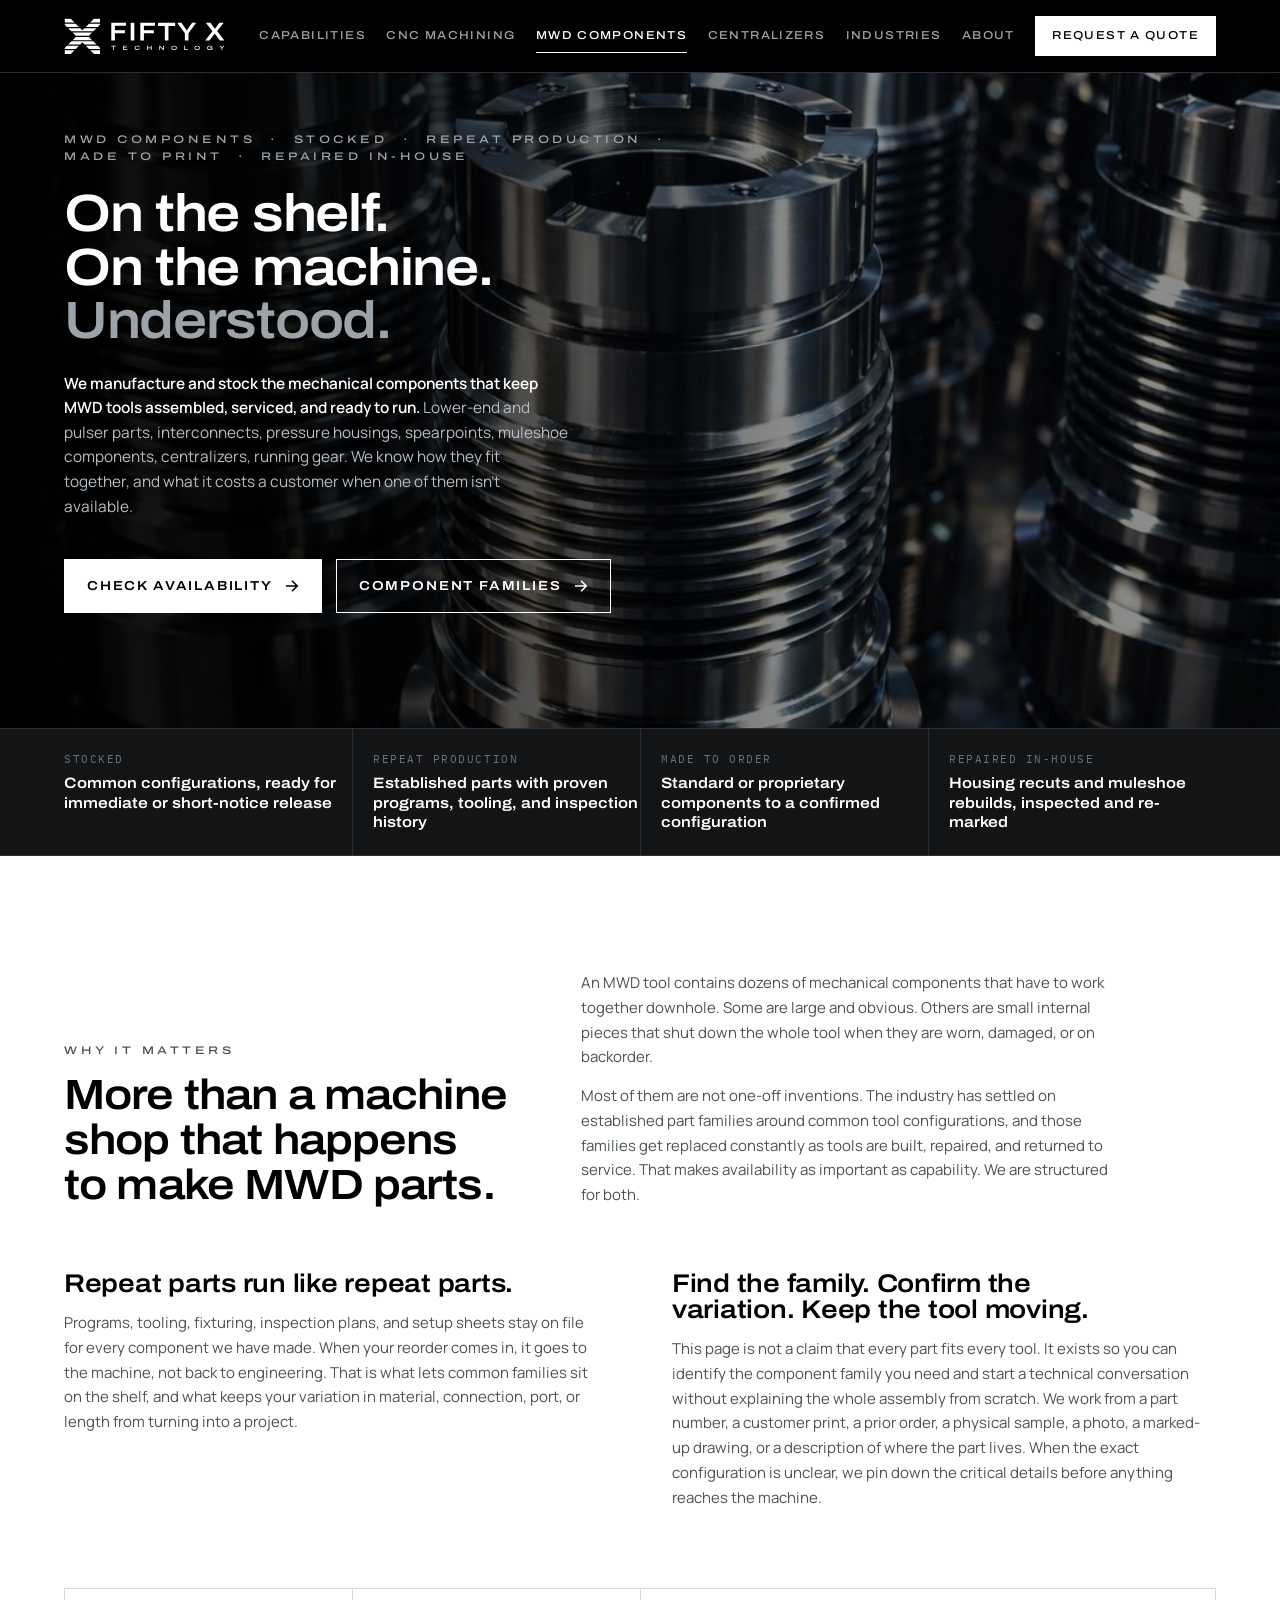
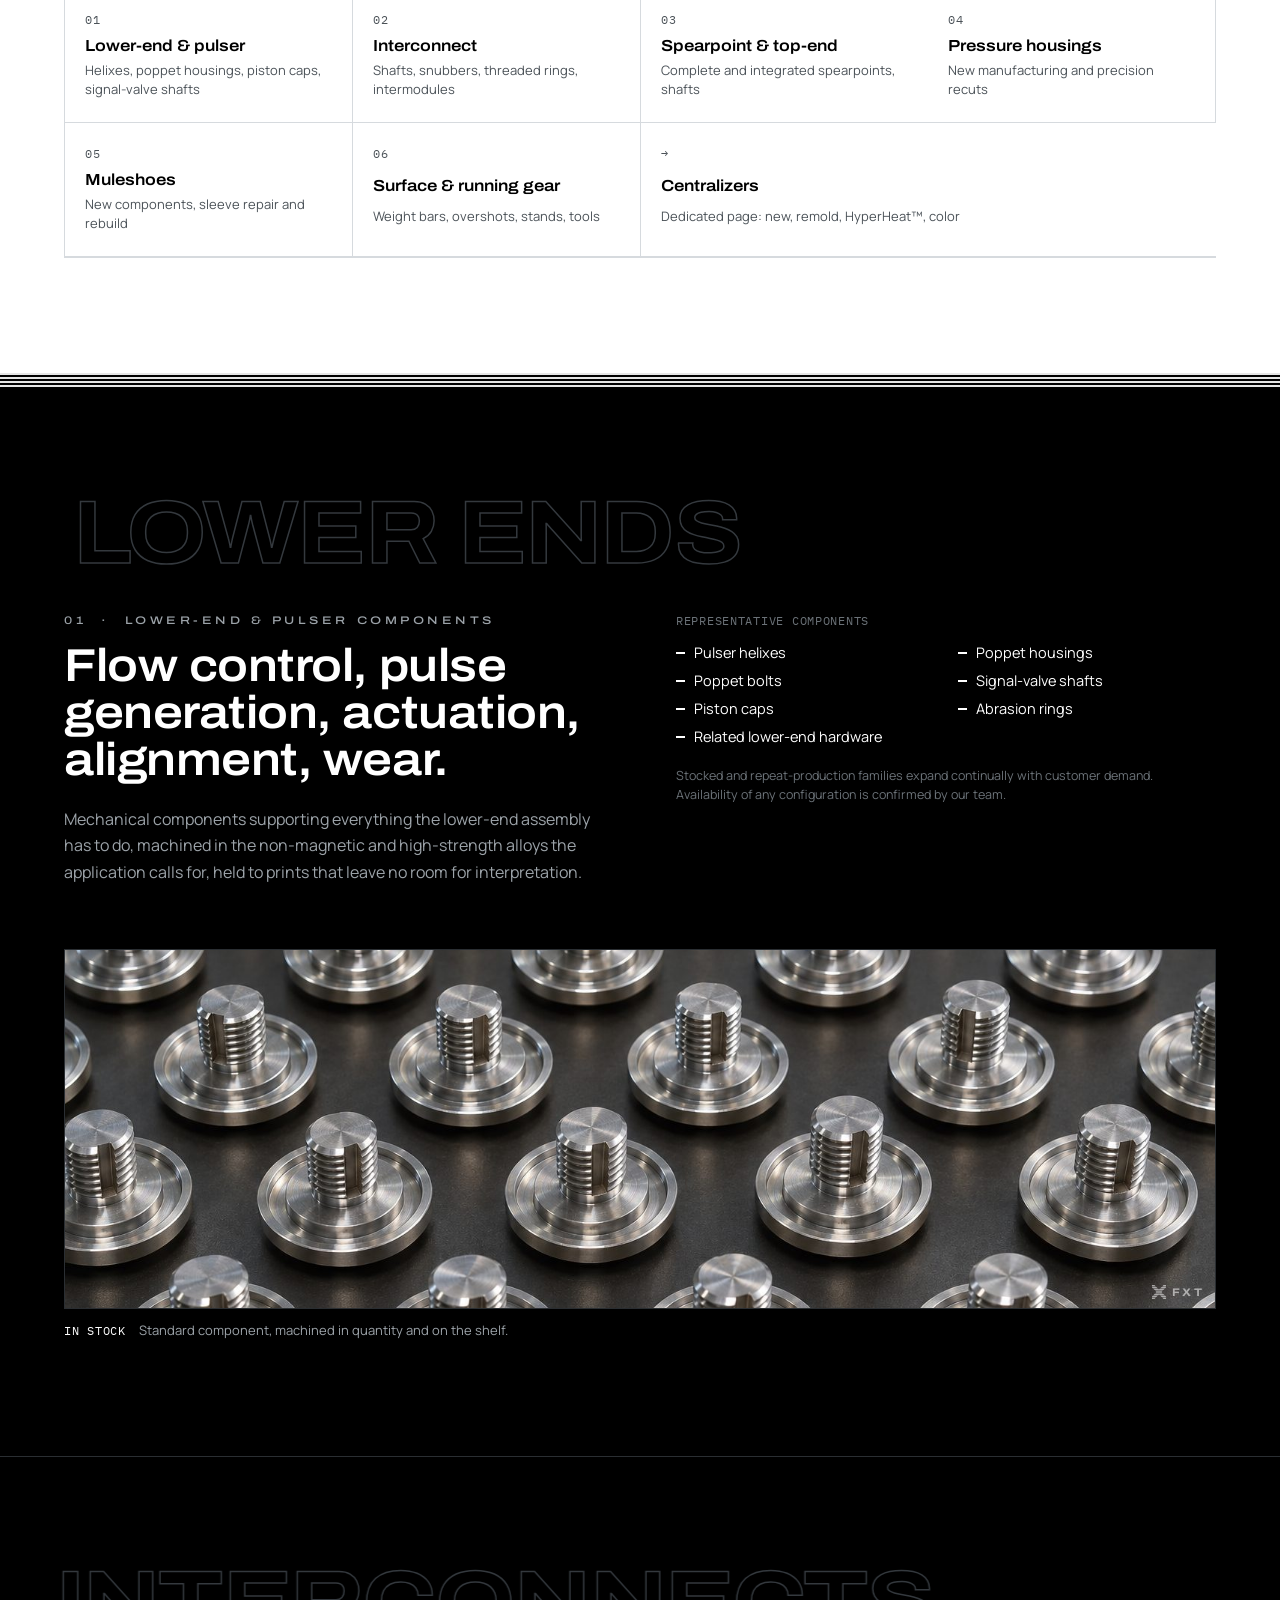
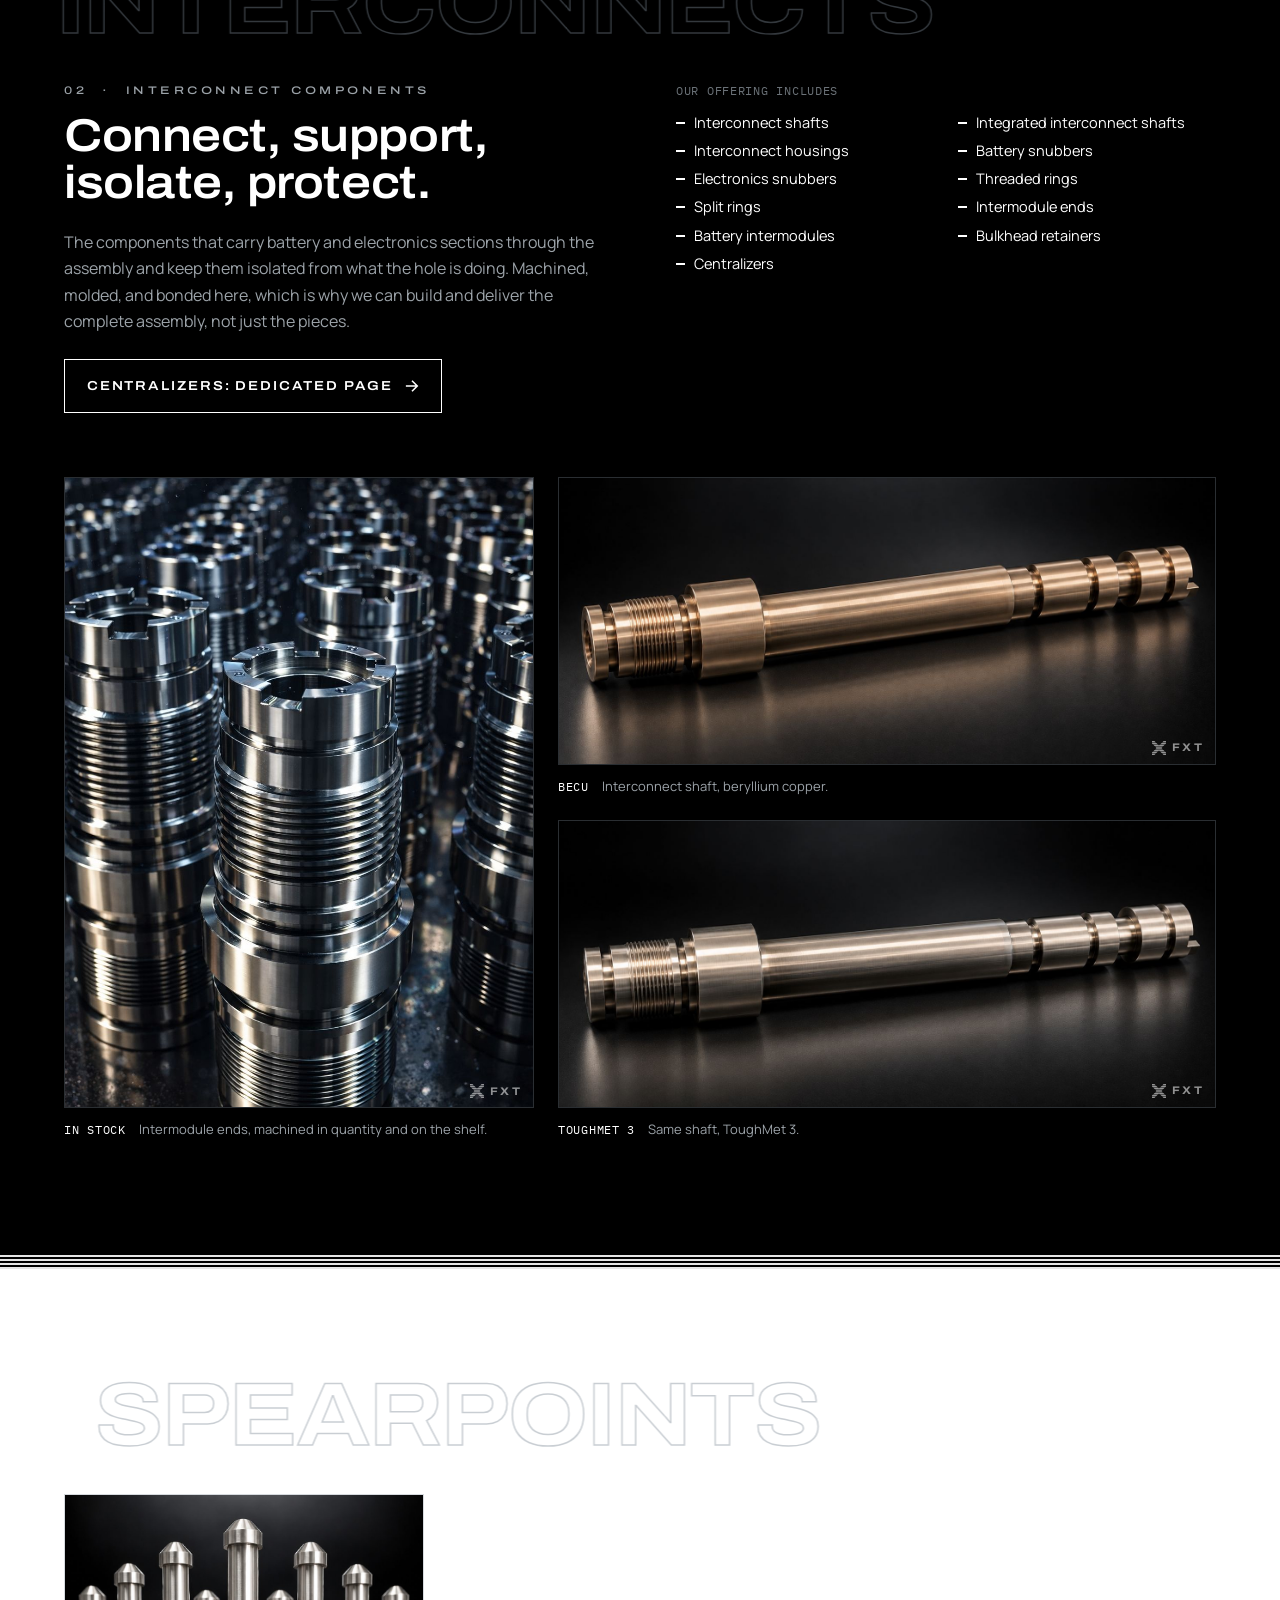
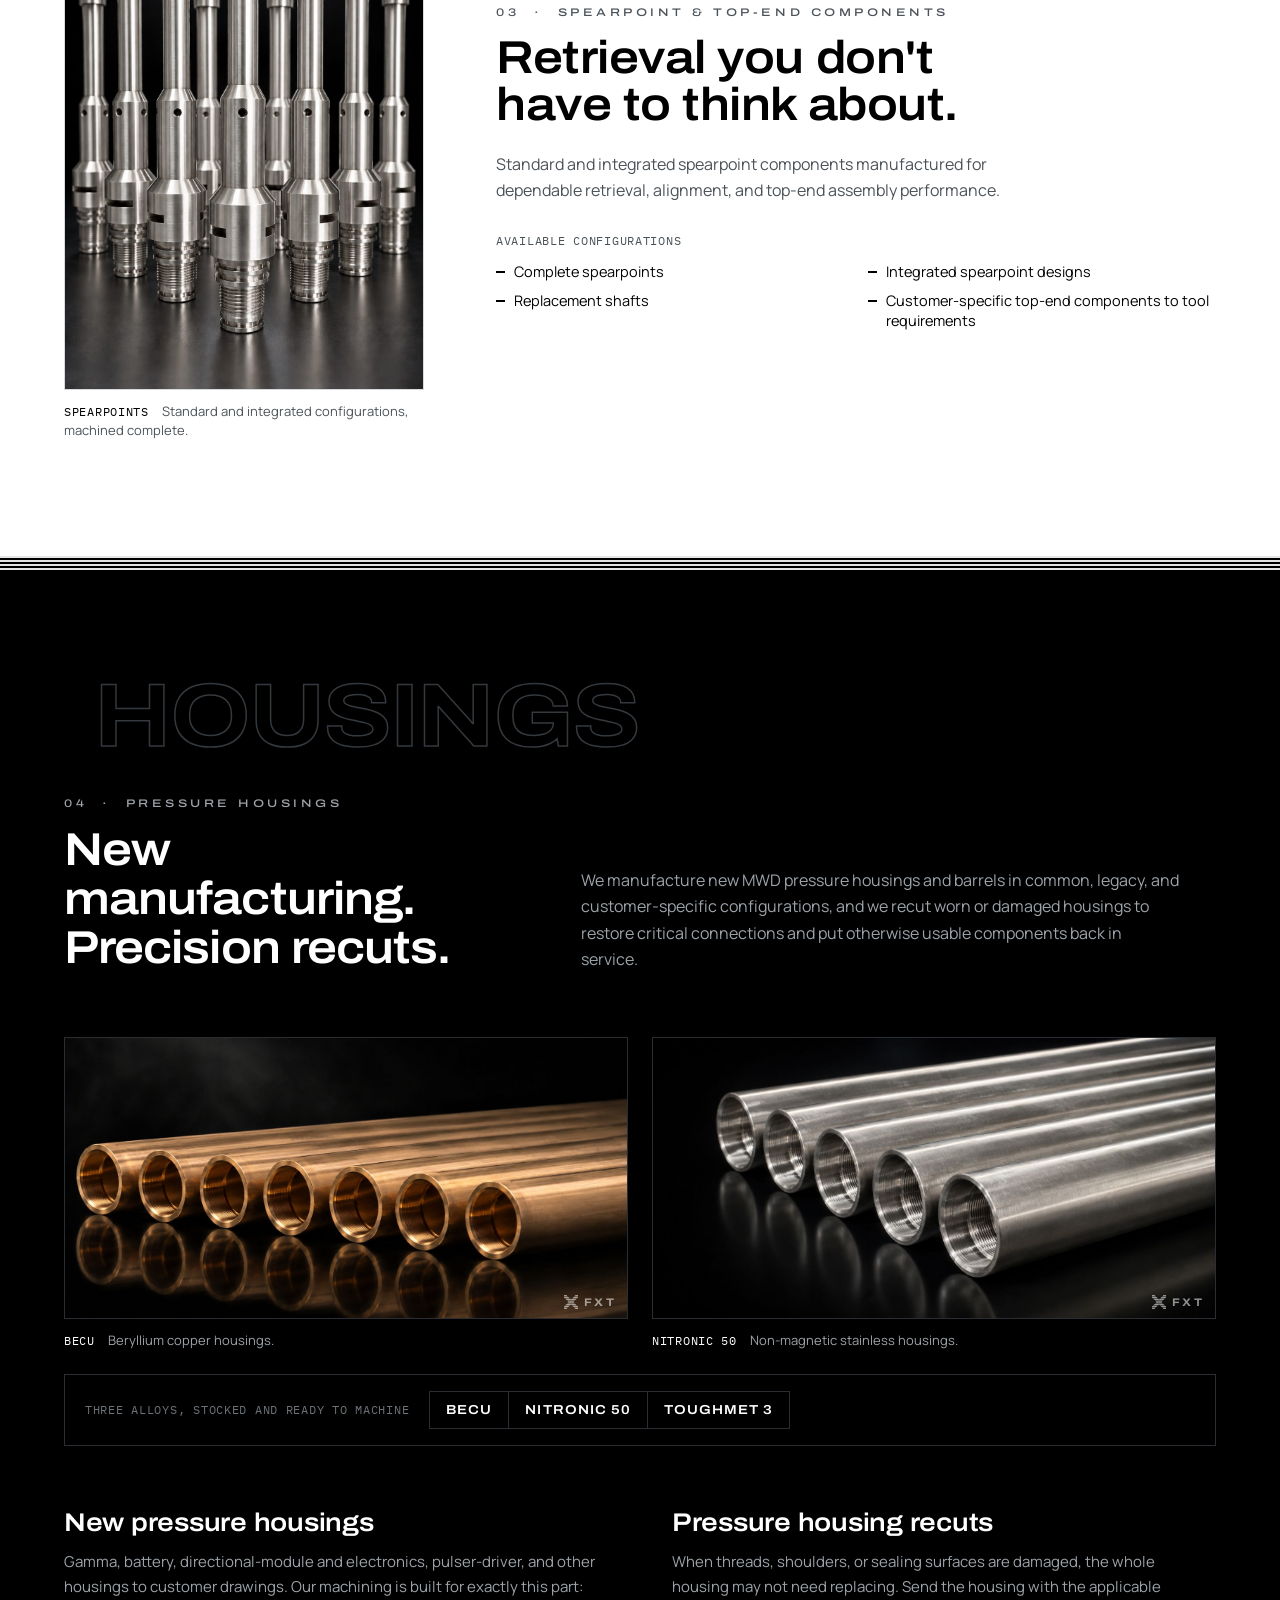
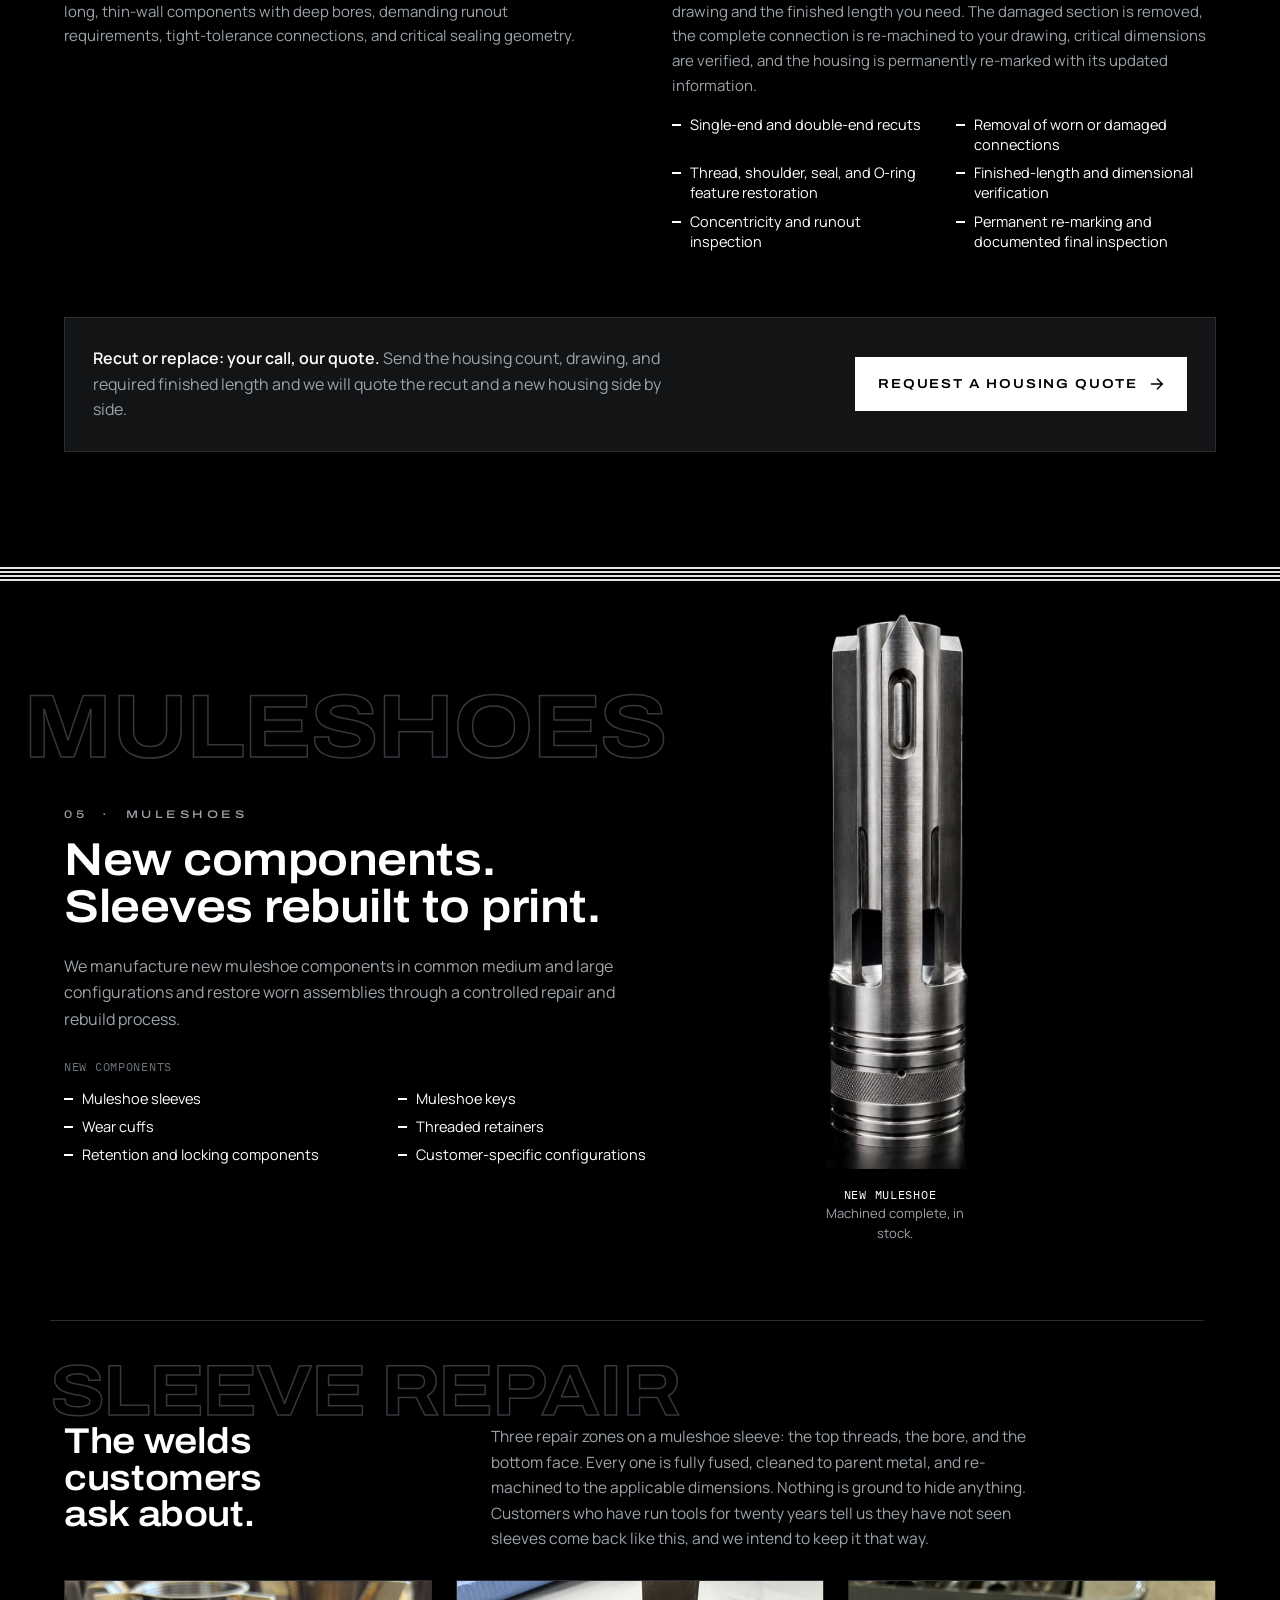
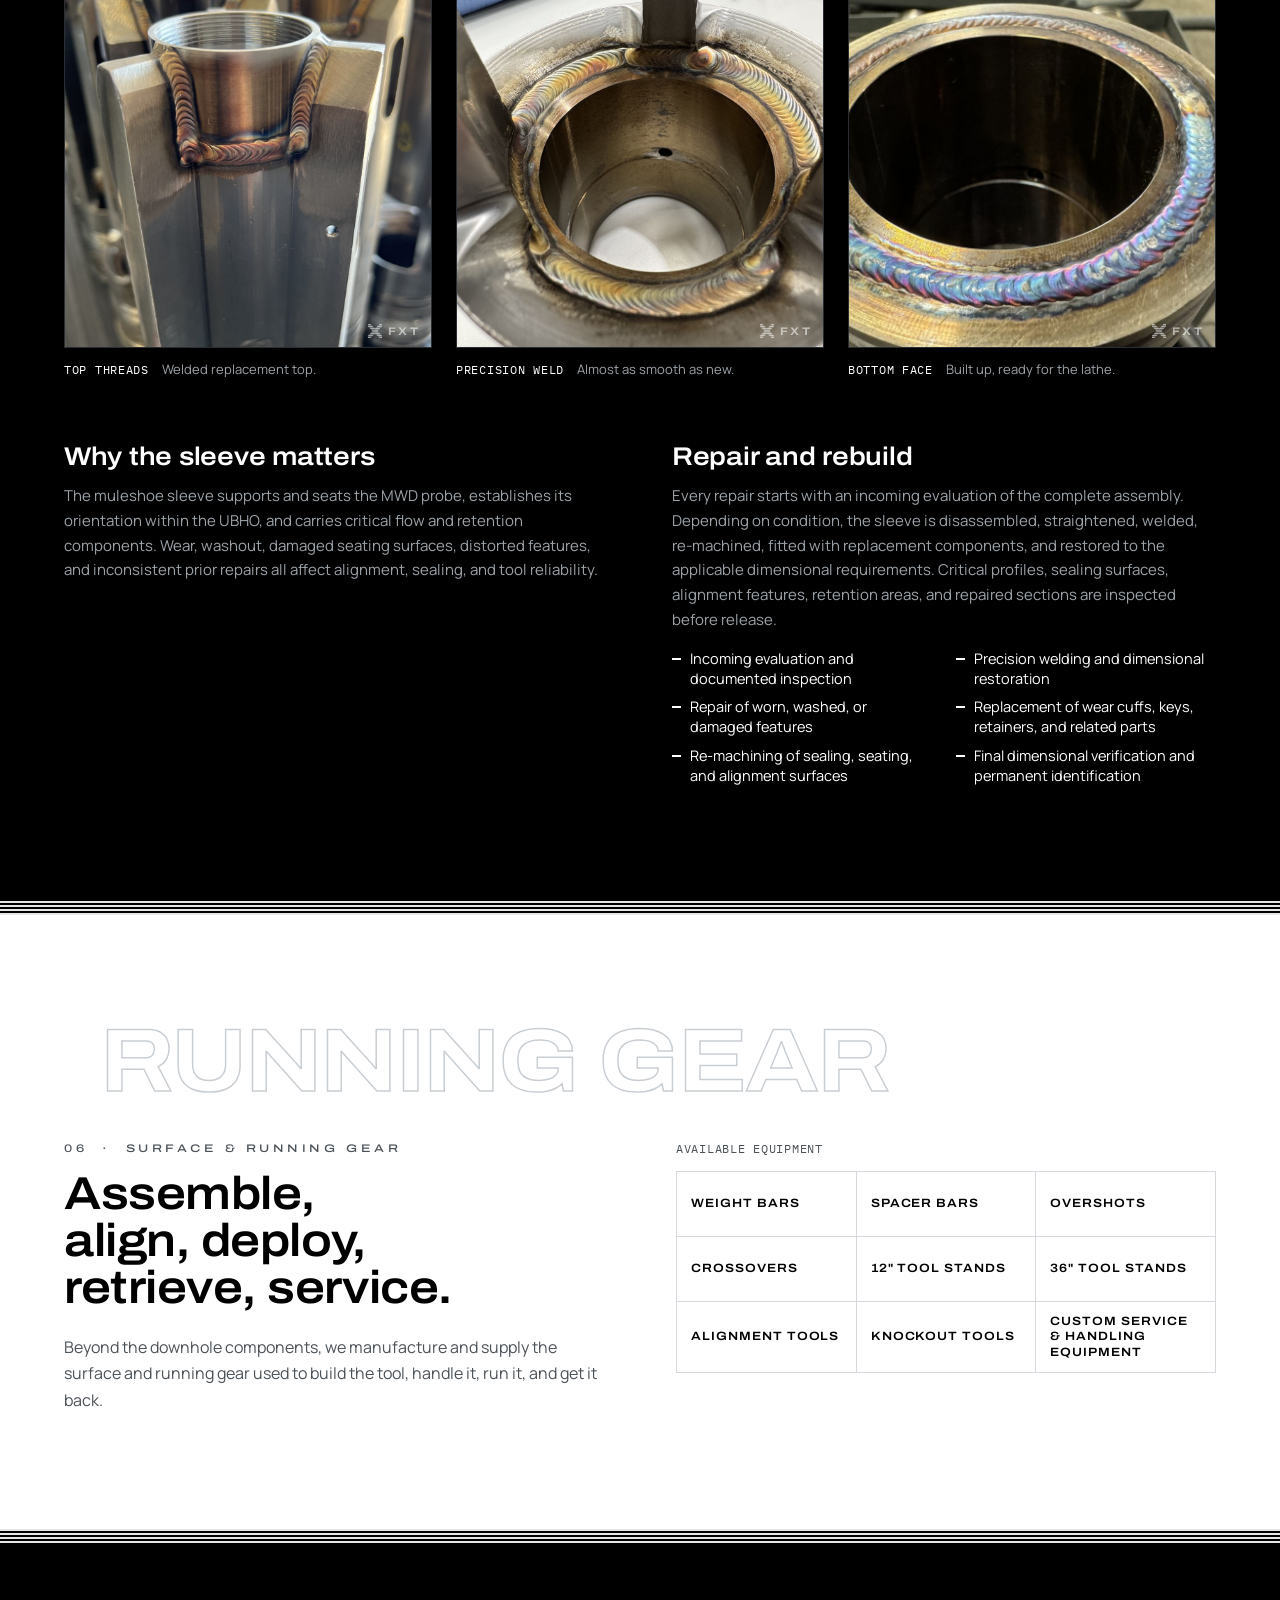
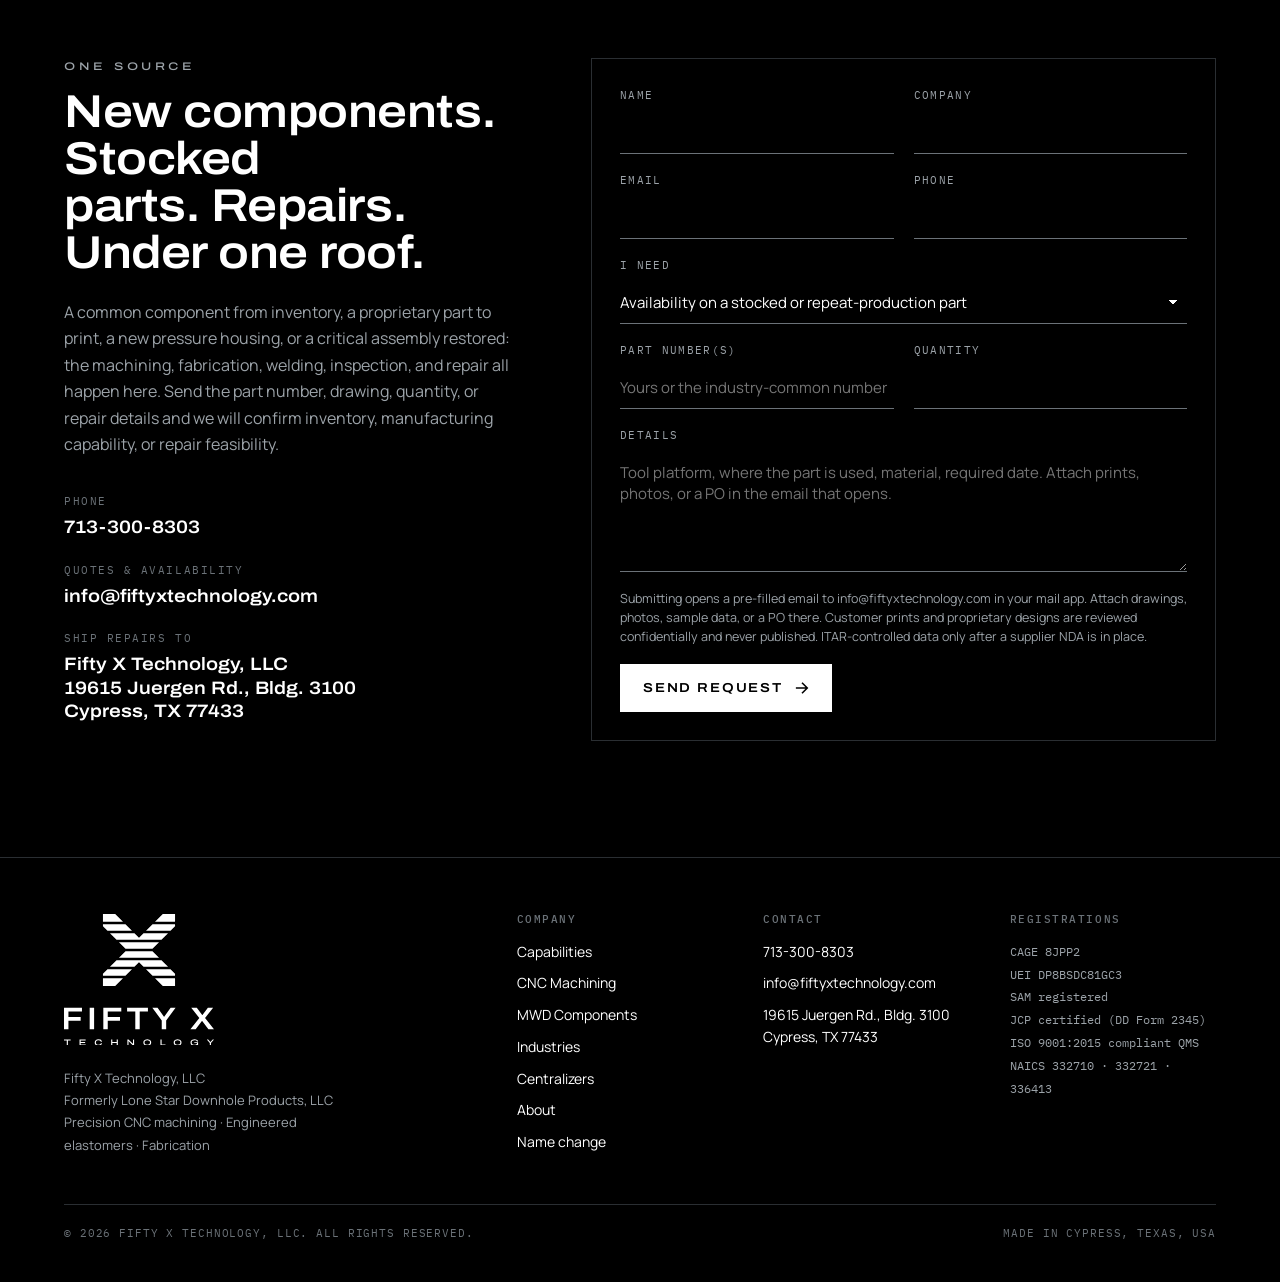
<file: mwd.html>
<!doctype html>
<html lang="en">
<head>
<meta charset="utf-8">
<meta name="viewport" content="width=device-width, initial-scale=1, viewport-fit=cover">
<link rel="canonical" href="https://fiftyxtechnology.com/mwd.html">
<meta name="robots" content="index,follow,max-image-preview:large">
<meta name="keywords" content="MWD components, MWD parts, pressure housing, beryllium copper housing, Nitronic 50 housing, muleshoe, spearpoint, interconnect, lower end, pulser parts, MWD repair Texas">
<meta name="theme-color" content="#000000">
<meta name="geo.region" content="US-TX"><meta name="geo.placename" content="Cypress, Texas">
<link rel="apple-touch-icon" href="apple-touch-icon.png">
<meta property="og:type" content="website"><meta property="og:site_name" content="Fifty X Technology"><meta property="og:locale" content="en_US">
<meta property="og:title" content="MWD Components – Lower Ends, Interconnects, Spearpoints, Pressure Housings, Muleshoes | Fifty X Technology"><meta property="og:description" content="Stocked, repeat-production, and made-to-print MWD components from Cypress, Texas: lower-end and pulser parts, interconnects, spearpoints, beryllium copper and Nitronic 50 pressure housings, muleshoes, sleeve repair, and running gear. Housing recuts and rebuilds in-house."><meta property="og:url" content="https://fiftyxtechnology.com/mwd.html">
<meta property="og:image" content="https://fiftyxtechnology.com/og-image.jpg"><meta property="og:image:width" content="1200"><meta property="og:image:height" content="630"><meta property="og:image:alt" content="The Fifty X Technology mark painted on the shop wall in Cypress, Texas">
<meta name="twitter:card" content="summary_large_image"><meta name="twitter:title" content="MWD Components – Lower Ends, Interconnects, Spearpoints, Pressure Housings, Muleshoes | Fifty X Technology"><meta name="twitter:description" content="Stocked, repeat-production, and made-to-print MWD components from Cypress, Texas: lower-end and pulser parts, interconnects, spearpoints, beryllium copper and Nitronic 50 pressure housings, muleshoes, sleeve repair, and running gear. Housing recuts and rebuilds in-house."><meta name="twitter:image" content="https://fiftyxtechnology.com/og-image.jpg">
<link rel="stylesheet" href="fx.css?v=32">
<script type="application/ld+json">{"@context": "https://schema.org", "@graph": [{"@type": "Organization", "@id": "https://fiftyxtechnology.com/#org", "name": "Fifty X Technology, LLC", "alternateName": ["Fifty X Technology", "Lone Star Downhole Products, LLC", "LSDP"], "url": "https://fiftyxtechnology.com/", "logo": "https://fiftyxtechnology.com/icon-512.png", "image": "https://fiftyxtechnology.com/og-image.jpg", "email": "info@fiftyxtechnology.com", "telephone": "+1-713-300-8303", "foundingDate": "2017", "address": {"@type": "PostalAddress", "streetAddress": "19615 Juergen Rd., Bldg. 3100", "addressLocality": "Cypress", "addressRegion": "TX", "postalCode": "77433", "addressCountry": "US"}, "contactPoint": [{"@type": "ContactPoint", "telephone": "+1-713-300-8303", "email": "info@fiftyxtechnology.com", "contactType": "sales", "areaServed": "US", "availableLanguage": "English"}], "identifier": [{"@type": "PropertyValue", "propertyID": "CAGE", "value": "8JPP2"}, {"@type": "PropertyValue", "propertyID": "UEI", "value": "DP8BSDC81GC3"}, {"@type": "PropertyValue", "propertyID": "NAICS", "value": "332710"}], "knowsAbout": ["Precision CNC machining", "Multi-axis turning and milling", "MWD components", "Directional drilling tool components", "Rubber centralizers", "HNBR elastomers", "Rubber-to-metal bonding", "Beryllium copper machining", "Nitronic 50 machining", "Pressure housings", "Muleshoes", "Robotic automation"]}, {"@type": "BreadcrumbList", "itemListElement": [{"@type": "ListItem", "position": 1, "name": "Home", "item": "https://fiftyxtechnology.com/"}, {"@type": "ListItem", "position": 2, "name": "MWD Components", "item": "https://fiftyxtechnology.com/mwd.html"}]}, {"@type": "Service", "@id": "https://fiftyxtechnology.com/mwd.html#service", "name": "MWD Component Manufacturing and Repair", "description": "Stocked, repeat-production and made-to-print MWD components: lower-end and pulser parts, interconnects, spearpoints, beryllium copper and Nitronic 50 pressure housings, muleshoes, and running gear, plus pressure-housing recuts and muleshoe sleeve rebuilds.", "url": "https://fiftyxtechnology.com/mwd.html", "provider": {"@id": "https://fiftyxtechnology.com/#org"}, "areaServed": {"@type": "Country", "name": "United States"}, "serviceType": ["MWD components", "Pressure housings", "Muleshoes", "Spearpoints", "Interconnects", "Housing recut", "Sleeve repair"]}, {"@type": "ItemList", "name": "MWD component families", "itemListElement": [{"@type": "ListItem", "position": 1, "name": "Lower-end and pulser components", "url": "https://fiftyxtechnology.com/mwd.html#lower-end"}, {"@type": "ListItem", "position": 2, "name": "Interconnects", "url": "https://fiftyxtechnology.com/mwd.html#interconnect"}, {"@type": "ListItem", "position": 3, "name": "Spearpoints and top-end", "url": "https://fiftyxtechnology.com/mwd.html#spearpoint"}, {"@type": "ListItem", "position": 4, "name": "Pressure housings", "url": "https://fiftyxtechnology.com/mwd.html#housings"}, {"@type": "ListItem", "position": 5, "name": "Muleshoes and sleeve repair", "url": "https://fiftyxtechnology.com/mwd.html#muleshoe"}, {"@type": "ListItem", "position": 6, "name": "Surface and running gear", "url": "https://fiftyxtechnology.com/mwd.html#running-gear"}]}]}</script>

<title>MWD Components – Lower Ends, Interconnects, Spearpoints, Pressure Housings, Muleshoes | Fifty X Technology</title>
<meta name="description" content="Stocked, repeat-production, and made-to-print MWD components from Cypress, Texas: lower-end and pulser parts, interconnects, spearpoints, beryllium copper and Nitronic 50 pressure housings, muleshoes, sleeve repair, and running gear. Housing recuts and rebuilds in-house.">
<link rel="preconnect" href="https://fonts.googleapis.com">
<link rel="preconnect" href="https://fonts.gstatic.com" crossorigin>
<link rel="stylesheet" href="https://fonts.googleapis.com/css2?family=Archivo:wdth,wght@62..125,100..900&family=Manrope:wght@400..800&family=IBM+Plex+Mono:wght@400;500&display=swap">
<link rel="icon" href="data:image/svg+xml,%3Csvg%20xmlns%3D%22http%3A//www.w3.org/2000/svg%22%20viewBox%3D%220%200%20100%20100%22%3E%3Ctitle%3EFifty%20X%20app%20icon%3C/title%3E%3Cg%20fill%3D%22%23000000%22%20fill-rule%3D%22nonzero%22%3E%3Cpath%20d%3D%22M0%209%20L9%200%20L91%200%20L100%209%20L100%2091%20L91%20100%20L9%20100%20L0%2091%20Z%20M29.54%2019%20L19%2019%20L19%2029.54%20L39.46%2050%20L19%2070.46%20L19%2081%20L29.54%2081%20L50%2060.54%20L70.46%2081%20L81%2081%20L81%2070.46%20L60.54%2050%20L81%2029.54%20L81%2019%20L70.46%2019%20L50%2039.46%20Z%22/%3E%3C/g%3E%3C/svg%3E">
<style>
:root{
  --ink:#000000;
  --paper:#FFFFFF;
  --graphite:#121416;
  --carbon:#1C1F22;
  --hair-d:#2A2E32;
  --steel:#9CA3A9;
  --steel-2:#6B7278;
  --hair-l:#D6DADE;
  --slate:#4B5258;
  --mist:#F3F4F5;
  --display:"Archivo","Helvetica Neue",Arial,sans-serif;
  --body:"Manrope","Helvetica Neue",Arial,sans-serif;
  --mono:"IBM Plex Mono","SFMono-Regular",Consolas,monospace;
  --gutter:clamp(16px,5vw,72px);
  --maxw:1320px;
  color-scheme:dark;
}
*{box-sizing:border-box}
html{scroll-behavior:smooth;-webkit-text-size-adjust:100%}
@media (prefers-reduced-motion:reduce){html{scroll-behavior:auto}}
body{margin:0;background:var(--ink);color:var(--paper);font-family:var(--body);font-size:16px;line-height:1.55;-webkit-font-smoothing:antialiased;overflow-x:hidden}
a{color:inherit;text-decoration:none}
img,svg{max-width:100%;display:block}
h1,h2,h3,h4{margin:0;font-family:var(--display);font-stretch:112.5%;font-weight:600;letter-spacing:-.01em;line-height:1.02;text-wrap:balance}
p{margin:0}
:focus-visible{outline:2px solid var(--paper);outline-offset:3px}
.light :focus-visible{outline-color:var(--ink)}
.wrap{max-width:var(--maxw);margin:0 auto;padding-inline:var(--gutter)}
.eyebrow{font-family:var(--display);font-stretch:125%;font-weight:500;font-size:11px;letter-spacing:.32em;text-transform:uppercase;color:var(--steel)}
.light .eyebrow{color:var(--slate)}
.mono{font-family:var(--mono);font-size:12px;letter-spacing:.06em;text-transform:uppercase}
.btn{display:inline-flex;align-items:center;gap:12px;font-family:var(--display);font-stretch:112.5%;font-weight:600;font-size:13px;letter-spacing:.14em;text-transform:uppercase;padding:16px 22px;border:1px solid var(--paper);transition:background .18s,color .18s,transform .18s}
.btn svg{width:14px;height:14px;flex:none}
.btn-solid{background:var(--paper);color:var(--ink)}
.btn-solid:hover{background:var(--ink);color:var(--paper)}
.btn-ghost{background:transparent;color:var(--paper)}
.btn-ghost:hover{background:var(--paper);color:var(--ink)}
.light .btn{border-color:var(--ink)}
.light .btn-solid{background:var(--ink);color:var(--paper)}
.light .btn-solid:hover{background:var(--paper);color:var(--ink)}
.light .btn-ghost{color:var(--ink)}
.light .btn-ghost:hover{background:var(--ink);color:var(--paper)}

/* ---------- plates: the section divider motif (echoes the mark's cuts) ---------- */
.plates{height:14px;background:repeating-linear-gradient(to bottom,var(--paper) 0 2px,transparent 2px 4px);opacity:.9}
.light .plates{background:repeating-linear-gradient(to bottom,var(--ink) 0 2px,transparent 2px 4px)}
.slit{height:1px;background:var(--hair-d)}
.light .slit{background:var(--hair-l)}

/* ---------- transition strip: chyron ---------- */
.strip{background:var(--ink);border-bottom:1px solid var(--hair-d);overflow:hidden;font-family:var(--mono);font-size:12px;letter-spacing:.1em;text-transform:uppercase;color:#E9FF2E;padding-block:9px;white-space:nowrap}
.strip-track{display:inline-flex;gap:0;will-change:transform}
.strip a{display:inline-block;padding-inline:3vw;color:inherit}
.strip b{font-weight:500;color:#F7FF7A}
.strip u{text-decoration:underline;text-underline-offset:3px}
.strip a:hover u{color:var(--paper)}
@media (prefers-reduced-motion:no-preference){
  .strip-track{animation:chyron 36s linear infinite}
  .strip:hover .strip-track{animation-play-state:paused}
  @keyframes chyron{from{transform:translateX(0)}to{transform:translateX(-50%)}}
}
@media (prefers-reduced-motion:reduce){.strip a:not(:first-child){display:none}.strip{white-space:normal;text-align:center}}

/* ---------- nav ---------- */
.nav{position:sticky;top:env(safe-area-inset-top,0px);z-index:50;background:rgba(0,0,0,.86);backdrop-filter:blur(10px);-webkit-backdrop-filter:blur(10px);border-bottom:1px solid var(--hair-d)}
.nav .wrap{display:flex;align-items:center;justify-content:space-between;gap:24px;height:72px}
.brand{display:block;height:36px}
.brand svg{height:100%;width:auto}
.links{display:flex;gap:clamp(14px,1.6vw,26px);align-items:center}
.links a{white-space:nowrap;font-family:var(--display);font-stretch:112.5%;font-weight:500;font-size:11.5px;letter-spacing:.12em;text-transform:uppercase;color:var(--steel);padding:8px 0;border-bottom:1px solid transparent;transition:color .15s,border-color .15s}
.links a:hover{color:var(--paper);border-color:var(--paper)}
.links .cta{color:var(--ink);background:var(--paper);padding:10px 16px;border:1px solid var(--paper)}
.links .cta:hover{background:var(--ink);color:var(--paper)}
.menu-btn{display:none;background:none;border:1px solid var(--hair-d);color:var(--paper);font-family:var(--mono);font-size:12px;letter-spacing:.12em;text-transform:uppercase;padding:10px 14px;cursor:pointer}
@media (max-width:1200px){
  .links{display:none;position:absolute;left:0;right:0;top:72px;background:var(--ink);border-bottom:1px solid var(--hair-d);flex-direction:column;align-items:stretch;gap:0;padding:8px var(--gutter) 20px}
  .links.open{display:flex}
  .links a{padding:14px 0;border-bottom:1px solid var(--hair-d);font-size:13px}
  .links .cta{margin-top:14px;text-align:center}
  .menu-btn{display:block}
}
@media (max-width:1200px){.links{gap:0}}

/* ---------- hero ---------- */
.hero{position:relative;overflow:hidden;background:var(--ink)}
.hero::before{content:"";position:absolute;inset:0;background-image:linear-gradient(var(--hair-d) 1px,transparent 1px),linear-gradient(90deg,var(--hair-d) 1px,transparent 1px);background-size:96px 96px;opacity:.28;mask-image:linear-gradient(to bottom,rgba(0,0,0,.9),transparent 90%);-webkit-mask-image:linear-gradient(to bottom,rgba(0,0,0,.9),transparent 90%)}
.hero .wrap{position:relative;display:grid;grid-template-columns:minmax(0,7fr) minmax(0,5fr);gap:48px;align-items:center;padding-block:clamp(36px,4.5vw,64px) clamp(64px,9vw,128px)}
.hero h1{font-size:clamp(32px,4.1vw,58px);letter-spacing:-.025em;line-height:1.02;margin-top:22px}
.hero h1 em{font-style:normal;color:var(--steel)}
.hero .lede{max-width:56ch;margin-top:24px;font-size:clamp(15px,1.2vw,17px);line-height:1.6;color:var(--steel)}
.hero .lede b{color:var(--paper);font-weight:600}
.hero .actions{display:flex;flex-wrap:wrap;gap:14px;margin-top:40px}
.hero-mark{position:relative;max-width:500px;width:100%;justify-self:end}
.hero-mark svg{width:100%;height:auto;aspect-ratio:1}
.hero-mark .plate{fill:var(--paper);transform-origin:50% 50%}
@media (prefers-reduced-motion:no-preference){
  .hero-mark .plate{animation:plate-in .9s cubic-bezier(.2,.8,.2,1) both}
  .hero-mark .plate:nth-child(odd){--from:-60px}
  .hero-mark .plate:nth-child(even){--from:60px}
  @keyframes plate-in{from{opacity:0;transform:translateX(var(--from,-60px))}to{opacity:1;transform:none}}
  .hero-mark .p1{animation-delay:.05s}.hero-mark .p2{animation-delay:.12s}.hero-mark .p3{animation-delay:.19s}.hero-mark .p4{animation-delay:.26s}
  .hero-mark .p5{animation-delay:.33s}.hero-mark .p6{animation-delay:.40s}.hero-mark .p7{animation-delay:.47s}.hero-mark .p8{animation-delay:.54s}
}
.hero-mark .tag{margin-top:18px;font-family:var(--mono);font-size:11px;letter-spacing:.1em;text-transform:uppercase;color:var(--steel-2)}
@media (max-width:900px){
  .hero .wrap{grid-template-columns:1fr;gap:40px}
  .hero-mark{max-width:220px;justify-self:start;order:-1}
}

/* ---------- ticker / credentials ---------- */
.cred{border-top:1px solid var(--hair-d);border-bottom:1px solid var(--hair-d);background:var(--graphite)}
.cred .wrap{display:grid;grid-template-columns:repeat(4,1fr)}
.cred .cell{padding:22px 0;border-left:1px solid var(--hair-d);padding-left:20px}
.cred .cell:first-child{border-left:0;padding-left:0}
.cred .k{font-family:var(--mono);font-size:11px;letter-spacing:.14em;text-transform:uppercase;color:var(--steel-2)}
.cred .v{font-family:var(--display);font-stretch:112.5%;font-weight:600;font-size:17px;margin-top:6px}
@media (max-width:900px){.cred .wrap{grid-template-columns:1fr 1fr}.cred .cell:nth-child(3){border-left:0;padding-left:0}.cred .cell{border-top:1px solid var(--hair-d)}.cred .cell:nth-child(-n+2){border-top:0}}
@media (max-width:480px){.cred .wrap{grid-template-columns:1fr}.cred .cell{border-left:0;padding-left:0;padding-block:14px}.cred .cell:nth-child(2){border-top:1px solid var(--hair-d)}}

/* ---------- generic section ---------- */
.section{padding-block:clamp(72px,9vw,128px)}
.section.light{background:var(--paper);color:var(--ink)}
.head{display:grid;grid-template-columns:minmax(0,5fr) minmax(0,7fr);gap:32px 64px;align-items:end;margin-bottom:clamp(40px,5vw,72px)}
.head h2{font-size:clamp(26px,3.3vw,46px);font-weight:600;letter-spacing:-.02em;line-height:1.06}
.head .intro{font-size:clamp(15px,1.1vw,16.5px);line-height:1.65;color:var(--steel);max-width:60ch}
.light .head .intro{color:var(--slate)}
@media (max-width:900px){.head{grid-template-columns:1fr}}

/* ---------- capabilities ---------- */
.caps{display:grid;grid-template-columns:repeat(3,1fr);border-top:1px solid var(--hair-l);border-left:1px solid var(--hair-l)}
.cap{border-right:1px solid var(--hair-l);border-bottom:1px solid var(--hair-l);padding:32px 28px 36px;display:flex;flex-direction:column;gap:18px;position:relative;transition:background .2s}
.cap:hover{background:var(--mist)}
.cap .idx{font-family:var(--mono);font-size:11px;letter-spacing:.14em;color:var(--slate)}
.cap h3{font-size:24px;margin-top:4px}
.cap p{color:var(--slate);font-size:15px;line-height:1.6}
.cap ul{list-style:none;margin:6px 0 0;padding:0;display:flex;flex-direction:column;gap:8px}
.cap li{font-size:14px;padding-left:18px;position:relative;color:var(--ink)}
.cap li::before{content:"";position:absolute;left:0;top:9px;width:9px;height:2px;background:var(--ink)}
.cap .ico{width:40px;height:40px}
@media (max-width:900px){.caps{grid-template-columns:1fr}}

.integrated{margin-top:clamp(48px,6vw,80px);display:grid;grid-template-columns:minmax(0,4fr) minmax(0,8fr);gap:32px 64px;align-items:start}
.integrated h3{font-size:clamp(24px,2.6vw,34px)}
.integrated p{color:var(--slate);max-width:60ch;margin-top:14px;line-height:1.65}
.flow{display:grid;grid-template-columns:repeat(7,1fr);gap:0;border:1px solid var(--ink)}
.flow div{padding:16px 10px 18px;border-right:1px solid var(--ink);font-family:var(--display);font-stretch:112.5%;font-weight:600;font-size:12px;letter-spacing:.06em;text-transform:uppercase;line-height:1.25;position:relative}
.flow div:last-child{border-right:0}
.flow span{display:block;font-family:var(--mono);font-weight:400;font-size:10px;letter-spacing:.1em;color:var(--slate);margin-bottom:8px}
.flow .in{background:var(--ink);color:var(--paper)}
.flow .in span{color:var(--steel)}
.turnkey{margin-top:clamp(48px,6vw,80px);padding-top:clamp(36px,4vw,56px);border-top:1px solid var(--hair-l);display:grid;grid-template-columns:minmax(0,4fr) minmax(0,8fr);gap:32px 64px;align-items:start}
.turnkey h3{font-size:clamp(24px,2.6vw,34px)}
.turnkey p{color:var(--slate);max-width:52ch;margin-top:14px;line-height:1.65}
.svc-list{list-style:none;margin:0;padding:0;display:grid;grid-template-columns:repeat(4,1fr);gap:1px;background:var(--hair-l);border:1px solid var(--hair-l)}
.svc-list li{background:var(--paper);padding:12px 14px;min-height:60px;display:flex;align-items:center;font-family:var(--display);font-stretch:112.5%;font-weight:600;font-size:12px;letter-spacing:.08em;text-transform:uppercase;line-height:1.3}
@media (max-width:900px){.turnkey{grid-template-columns:1fr}.svc-list{grid-template-columns:repeat(2,1fr)}}
@media (max-width:900px){.integrated{grid-template-columns:1fr}.flow{grid-template-columns:repeat(4,1fr)}.flow div{border-bottom:1px solid var(--ink)}.flow div:nth-child(4n){border-right:0}.flow div:nth-child(n+5){border-bottom:0}}
@media (max-width:480px){.flow{grid-template-columns:repeat(2,1fr)}.flow div{border-right:1px solid var(--ink);border-bottom:1px solid var(--ink)}.flow div:nth-child(2n){border-right:0}.flow div:nth-child(n+5){border-bottom:1px solid var(--ink)}.flow div:nth-last-child(-n+1){border-bottom:0}}

/* ---------- industries ---------- */
.ind{display:grid;grid-template-columns:repeat(5,1fr);border-top:1px solid var(--hair-d);border-left:1px solid var(--hair-d)}
.ind>a,.ind>div{border-right:1px solid var(--hair-d);border-bottom:1px solid var(--hair-d);padding:28px 22px 30px;min-height:220px;display:flex;flex-direction:column;justify-content:space-between;gap:24px;transition:background .2s}
.ind>a:hover{background:var(--graphite)}
.ind h3{font-size:19px;line-height:1.15}
.ind p{font-size:13.5px;line-height:1.55;color:var(--steel)}
.ind .foundation{background:var(--paper);color:var(--ink)}
.ind .foundation p{color:var(--slate)}
.ind .foundation .mono{color:var(--ink)}
.ind .mono{color:var(--steel-2)}
@media (max-width:1100px){.ind{grid-template-columns:repeat(3,1fr)}}
@media (max-width:700px){.ind{grid-template-columns:1fr 1fr}}
@media (max-width:440px){.ind{grid-template-columns:1fr}}

/* ---------- MWD section ---------- */
.mwd{background:var(--ink);position:relative}
.mwd .banner{display:grid;grid-template-columns:auto 1fr;gap:28px;align-items:center;margin-bottom:clamp(40px,5vw,72px)}
.mwd .banner .x{width:76px;height:76px}
.mwd .banner h2{font-size:clamp(28px,3.6vw,50px);font-weight:600;letter-spacing:-.02em}
.mwd .banner h2 span{display:block;color:var(--steel)}
.mwd-grid{display:grid;grid-template-columns:minmax(0,5fr) minmax(0,7fr);gap:48px 72px}
.mwd .lede{font-size:clamp(17px,1.4vw,20px);line-height:1.6;color:var(--paper)}
.mwd .sub{margin-top:20px;color:var(--steel);line-height:1.65;max-width:52ch}
.mwd .sub+.sub{margin-top:14px}
.svc{display:grid;grid-template-columns:1fr 1fr;gap:1px;background:var(--hair-d);border:1px solid var(--hair-d)}
.svc>div,.svc>a{background:var(--ink);padding:24px 22px 26px;display:block}
.svc>a:hover{background:var(--graphite)}
.svc h3{font-size:17px;margin-bottom:10px}
.svc p{font-size:14px;color:var(--steel);line-height:1.55}
.spec{margin-top:1px;background:var(--hair-d);border:1px solid var(--hair-d);border-top:0;display:grid;grid-template-columns:repeat(3,1fr);gap:1px}
.spec div{background:var(--graphite);padding:18px 22px}
.spec .k{font-family:var(--mono);font-size:10.5px;letter-spacing:.14em;text-transform:uppercase;color:var(--steel-2)}
.spec .v{font-family:var(--display);font-stretch:112.5%;font-weight:600;font-size:18px;margin-top:6px;font-variant-numeric:tabular-nums}
.spec .n{font-size:12px;color:var(--steel);margin-top:2px}
.mwd .actions{display:flex;flex-wrap:wrap;gap:14px;margin-top:32px}
@media (max-width:900px){.mwd-grid{grid-template-columns:1fr}.mwd .banner .x{width:56px;height:56px}}
@media (max-width:600px){.svc{grid-template-columns:1fr}.spec{grid-template-columns:1fr}}

/* ---------- technology ---------- */
.tech .head{align-items:start}
.tech-grid{display:grid;grid-template-columns:repeat(4,1fr);gap:0;border-top:1px solid var(--hair-l)}
.tech-grid article{padding:28px 24px 8px 0;border-top:3px solid var(--ink);margin-top:-1px;margin-right:24px}
.tech-grid article:last-child{margin-right:0}
.tech-grid h3{font-size:19px;margin-bottom:12px}
.tech-grid p{font-size:14.5px;color:var(--slate);line-height:1.6}
.tech .quote{margin-top:clamp(48px,6vw,80px);display:grid;grid-template-columns:minmax(0,2fr) minmax(0,10fr);gap:24px 48px;align-items:start;border-top:1px solid var(--hair-l);padding-top:36px}
.tech .quote blockquote{margin:0;font-family:var(--display);font-stretch:112.5%;font-weight:500;font-size:clamp(20px,2.2vw,30px);line-height:1.3;text-wrap:balance;max-width:34ch}
.tech .quote cite{display:block;font-style:normal;margin-top:18px;font-family:var(--mono);font-size:11.5px;letter-spacing:.12em;text-transform:uppercase;color:var(--slate)}
@media (max-width:1000px){.tech-grid{grid-template-columns:1fr 1fr}.tech-grid article:nth-child(2n){margin-right:0}}
@media (max-width:560px){.tech-grid{grid-template-columns:1fr}.tech-grid article{margin-right:0}}
@media (max-width:900px){.tech .quote{grid-template-columns:1fr}}

/* ---------- about + name change ---------- */
.about-grid{display:grid;grid-template-columns:minmax(0,7fr) minmax(0,5fr);gap:48px 80px;align-items:start}
.about h2{font-size:clamp(26px,3.3vw,44px)}
.about .body{margin-top:26px;display:flex;flex-direction:column;gap:16px;color:var(--steel);line-height:1.7;max-width:62ch;font-size:16.5px}
.about .body b{color:var(--paper);font-weight:600}
.timeline{list-style:none;margin:0;padding:0;border-top:1px solid var(--hair-d)}
.timeline li{display:grid;grid-template-columns:64px 1fr;gap:16px;padding:14px 0;border-bottom:1px solid var(--hair-d);font-size:14.5px;line-height:1.5}
.timeline .y{font-family:var(--mono);font-size:12px;letter-spacing:.06em;color:var(--steel);padding-top:3px}
.namechange{margin-top:clamp(56px,7vw,96px);border:1px solid var(--hair-d);display:grid;grid-template-columns:minmax(0,5fr) minmax(0,7fr)}
.namechange>div{padding:36px 32px}
.namechange>div:first-child{border-right:1px solid var(--hair-d);background:var(--graphite)}
.namechange h3{font-size:clamp(24px,2.6vw,34px)}
.namechange .was{margin-top:16px;font-family:var(--mono);font-size:12px;letter-spacing:.08em;text-transform:uppercase;color:var(--steel);line-height:1.8}
.namechange .was s{color:var(--steel-2)}
.namechange .was b{color:var(--paper);font-weight:500}
.qa{display:grid;gap:0}
.qa div{padding:16px 0;border-bottom:1px solid var(--hair-d);display:grid;grid-template-columns:minmax(0,4fr) minmax(0,8fr);gap:8px 24px}
.qa div:first-child{padding-top:0}
.qa div:last-child{border-bottom:0;padding-bottom:0}
.qa dt{font-family:var(--display);font-stretch:112.5%;font-weight:600;font-size:14px;letter-spacing:.02em}
.qa dd{margin:0;font-size:14.5px;color:var(--steel);line-height:1.6}
@media (max-width:900px){.about-grid{grid-template-columns:1fr}.namechange{grid-template-columns:1fr}.namechange>div:first-child{border-right:0;border-bottom:1px solid var(--hair-d)}.qa div{grid-template-columns:1fr}}

/* ---------- contact ---------- */
.contact-grid{display:grid;grid-template-columns:minmax(0,5fr) minmax(0,7fr);gap:48px 80px;align-items:start}
.contact h2{font-size:clamp(26px,3.3vw,46px);font-weight:600;letter-spacing:-.02em}
.contact .intro{margin-top:22px;color:var(--slate);line-height:1.65;max-width:48ch}
.contact .details{margin-top:36px;display:grid;gap:22px}
.contact .details .k{font-family:var(--mono);font-size:11px;letter-spacing:.14em;text-transform:uppercase;color:var(--slate)}
.contact .details .v{font-family:var(--display);font-stretch:112.5%;font-weight:600;font-size:18px;margin-top:6px;line-height:1.3}
.contact .details a:hover{text-decoration:underline;text-underline-offset:4px}
form{display:grid;grid-template-columns:1fr 1fr;gap:18px 20px;border:1px solid var(--ink);padding:28px}
form .full{grid-column:1/-1}
label{display:flex;flex-direction:column;gap:8px;font-family:var(--mono);font-size:11px;letter-spacing:.12em;text-transform:uppercase;color:var(--slate)}
input,select,textarea{font-family:var(--body);font-size:15px;color:var(--ink);background:var(--paper);border:0;border-bottom:1px solid var(--ink);padding:10px 0;border-radius:0;width:100%;-webkit-appearance:none;appearance:none}
textarea{min-height:120px;resize:vertical}
select{background-image:linear-gradient(45deg,transparent 50%,var(--ink) 50%),linear-gradient(135deg,var(--ink) 50%,transparent 50%);background-position:calc(100% - 14px) 50%,calc(100% - 9px) 50%;background-size:5px 5px;background-repeat:no-repeat;padding-right:28px}
input:focus,select:focus,textarea:focus{outline:0;border-bottom-width:2px}
form .note{grid-column:1/-1;font-size:12.5px;color:var(--slate);line-height:1.5}
form .submit{grid-column:1/-1;display:flex;align-items:center;gap:20px;flex-wrap:wrap}
form button{cursor:pointer;background:var(--ink);color:var(--paper);border:1px solid var(--ink)}
form button:hover{background:var(--paper);color:var(--ink)}
@media (max-width:900px){.contact-grid{grid-template-columns:1fr}}
@media (max-width:560px){form{grid-template-columns:1fr;padding:20px}}

/* ---------- footer ---------- */
footer{background:var(--ink);border-top:1px solid var(--hair-d);padding-block:56px 40px}
.foot{display:grid;grid-template-columns:minmax(0,4fr) repeat(3,minmax(0,2fr));gap:40px}
.foot .stack{width:150px}
.foot .stack svg{width:100%;height:auto}
.foot .legal{margin-top:22px;font-size:13px;color:var(--steel);line-height:1.7;max-width:34ch}
.foot h4{font-family:var(--mono);font-weight:500;font-size:11px;letter-spacing:.14em;text-transform:uppercase;color:var(--steel-2);margin-bottom:16px}
.foot ul{list-style:none;margin:0;padding:0;display:grid;gap:10px;font-size:14px}
.foot ul a:hover{text-decoration:underline;text-underline-offset:4px}
.foot .creds{font-family:var(--mono);font-size:12px;color:var(--steel);line-height:1.9}
.foot-bottom{margin-top:48px;padding-top:20px;border-top:1px solid var(--hair-d);display:flex;justify-content:space-between;gap:16px;flex-wrap:wrap;font-family:var(--mono);font-size:11px;letter-spacing:.08em;text-transform:uppercase;color:var(--steel-2)}
@media (max-width:900px){.foot{grid-template-columns:1fr 1fr}}
@media (max-width:520px){.foot{grid-template-columns:1fr}}


/* ---------- MWD components page ---------- */
.links a.current{color:var(--paper);border-color:var(--paper)}
.head>div>.intro+.intro{margin-top:14px}
.intro-d{color:var(--steel);line-height:1.65;font-size:clamp(16px,1.25vw,18px);max-width:60ch}
.head .intro-d{margin-top:0}
.fine-d{margin-top:18px;font-size:12.5px;color:var(--steel-2);line-height:1.55;max-width:60ch}
.mono.lbl{color:var(--steel-2);margin-bottom:12px}
.light .mono.lbl{color:var(--slate)}

/* hero with full-bleed photo */
.mwd-hero{position:relative;isolation:isolate}
.mwd-hero::before{display:none}
.mwd-hero-bg{position:absolute;inset:0;z-index:-1;overflow:hidden}
.mwd-hero-bg img{width:100%;height:100%;object-fit:cover;object-position:70% 50%;opacity:.55;
  mask-image:linear-gradient(90deg,transparent 0%,rgba(0,0,0,.35) 30%,#000 62%),linear-gradient(to bottom,#000 70%,transparent);
  -webkit-mask-image:linear-gradient(90deg,transparent 0%,rgba(0,0,0,.35) 30%,#000 62%);mask-composite:intersect;-webkit-mask-composite:source-in}
.mwd-hero .wrap{grid-template-columns:minmax(0,7fr) minmax(0,5fr)}
.mwd-hero .lede{color:#B8BEC4}
@media (max-width:900px){
  .mwd-hero .wrap{grid-template-columns:1fr}
  .mwd-hero-bg img{opacity:.28;object-position:50% 50%;mask-image:linear-gradient(to bottom,#000 40%,transparent);-webkit-mask-image:linear-gradient(to bottom,#000 40%,transparent)}
}
@media (prefers-reduced-motion:no-preference){
  .mwd-hero-bg img{animation:bg-in 1.6s ease-out both}
  @keyframes bg-in{from{opacity:0;transform:scale(1.04)}to{transform:none}}
  @media (max-width:900px){@keyframes bg-in{from{opacity:0;transform:scale(1.04)}to{opacity:.28;transform:none}}}
}
.cred .v{font-size:15px;line-height:1.3}

/* two-up prose */
.twoup{display:grid;grid-template-columns:1fr 1fr;gap:32px 64px}
.twoup h3{font-size:clamp(20px,2vw,26px)}
.twoup p{margin-top:14px;font-size:15px;line-height:1.65;color:var(--slate);max-width:60ch}
.dark-twoup{margin-top:clamp(40px,5vw,64px)}
.dark-twoup p{color:var(--steel)}
@media (max-width:900px){.twoup{grid-template-columns:1fr}}

/* family index */
.families{margin-top:clamp(48px,6vw,80px);display:grid;grid-template-columns:repeat(4,1fr);gap:1px;background:var(--hair-l);border:1px solid var(--hair-l)}
.families a{background:var(--paper);padding:22px 20px 24px;display:grid;gap:6px;transition:background .2s}
.families a:hover{background:var(--mist)}
.families a:last-child{grid-column:span 2}
@media (max-width:480px){.families a:last-child{grid-column:auto}}
.families .mono{color:var(--slate)}
.families b{font-family:var(--display);font-stretch:112.5%;font-weight:600;font-size:16px;line-height:1.2}
.families i{font-style:normal;font-size:13px;color:var(--slate);line-height:1.45}
@media (max-width:1000px){.families{grid-template-columns:repeat(2,1fr)}}
@media (max-width:480px){.families{grid-template-columns:1fr}}

/* family sections */
.fam{display:grid;grid-template-columns:minmax(0,6fr) minmax(0,6fr);gap:40px 72px;align-items:start}
.fam h2{font-size:clamp(28px,3.6vw,48px)}
.fam .intro-d,.fam .intro{margin-top:22px}
.light .fam .intro{color:var(--slate);line-height:1.65;font-size:clamp(16px,1.25vw,18px);max-width:56ch}
@media (max-width:900px){.fam{grid-template-columns:1fr}}
.parts{list-style:none;margin:0;padding:0;display:grid;grid-template-columns:1fr 1fr;gap:8px 24px}
.parts li{font-size:14.5px;padding-left:18px;position:relative;line-height:1.4}
.parts li::before{content:"";position:absolute;left:0;top:9px;width:9px;height:2px;background:var(--paper)}
.light .parts li::before,.light-parts li::before{background:var(--ink)}
.inline-parts{grid-template-columns:repeat(3,1fr)}
@media (max-width:600px){.parts{grid-template-columns:1fr}.inline-parts{grid-template-columns:1fr 1fr}}

/* photography */
figure{margin:0}
figcaption{margin-top:12px;font-size:13px;color:var(--steel);line-height:1.5}
figcaption .mono{color:var(--paper);margin-right:10px}
.light figcaption{color:var(--slate)}
.light figcaption .mono{color:var(--ink)}
.feature{margin-bottom:clamp(40px,5vw,64px)}
.feature img{width:100%;height:auto;display:block;border:1px solid var(--hair-d)}
.trio{margin-top:clamp(40px,5vw,64px);display:grid;grid-template-columns:minmax(0,5fr) minmax(0,7fr);grid-template-rows:auto auto;gap:24px}
.trio figure:first-child{grid-row:1/3}
.trio img{width:100%;height:100%;object-fit:cover;display:block;border:1px solid var(--hair-d)}
.trio figure:not(:first-child) img{height:auto;aspect-ratio:16/7}
.trio figure{display:flex;flex-direction:column}
.trio figure img{flex:1;min-height:0}
@media (max-width:900px){.trio{grid-template-columns:1fr}.trio figure:first-child{grid-row:auto}.trio figure img{aspect-ratio:16/10;height:auto}}

.spear{display:grid;grid-template-columns:minmax(0,4fr) minmax(0,8fr);gap:40px 72px;align-items:center}
.spear img{width:100%;max-width:420px;height:auto;display:block;border:1px solid var(--hair-l)}
.spear h2{font-size:clamp(28px,3.6vw,48px)}
.spear .intro{margin-top:22px;color:var(--slate);line-height:1.65;font-size:clamp(16px,1.25vw,18px);max-width:56ch}
@media (max-width:900px){.spear{grid-template-columns:1fr}.spear img{max-width:260px}}

.housings{display:grid;grid-template-columns:1fr 1fr;gap:24px}
.housings img{width:100%;height:auto;display:block;border:1px solid var(--hair-d);aspect-ratio:16/8;object-fit:cover}
@media (max-width:700px){.housings{grid-template-columns:1fr}}
.alloys{margin-top:24px;display:flex;align-items:center;gap:20px;flex-wrap:wrap;border:1px solid var(--hair-d);padding:16px 20px}
.alloys .mono{color:var(--steel-2)}
.alloy-row{display:flex;gap:1px;background:var(--hair-d);border:1px solid var(--hair-d)}
.alloy-row span{background:var(--ink);padding:8px 16px;font-family:var(--display);font-stretch:112.5%;font-weight:600;font-size:13px;letter-spacing:.08em;text-transform:uppercase}

.callout{margin-top:clamp(40px,5vw,64px);border:1px solid var(--hair-d);background:var(--graphite);padding:28px 28px;display:grid;grid-template-columns:1fr auto;gap:20px 40px;align-items:center}
.callout p{font-size:16px;line-height:1.6;color:var(--steel);max-width:60ch}
.callout b{color:var(--paper);font-weight:600}
@media (max-width:800px){.callout{grid-template-columns:1fr}}

/* welds */
.welds-head{margin-top:clamp(48px,6vw,80px);display:grid;grid-template-columns:minmax(0,4fr) minmax(0,8fr);gap:16px 64px;align-items:start;padding-top:clamp(28px,3vw,40px);border-top:1px solid var(--hair-d)}
.welds-head h3{font-size:clamp(24px,2.8vw,36px)}
.welds-head p{color:var(--steel);font-size:15.5px;line-height:1.65;max-width:62ch}
.welds{margin-top:28px;display:grid;grid-template-columns:repeat(3,1fr);gap:24px}
.welds img{width:100%;height:auto;aspect-ratio:1;object-fit:cover;display:block;border:1px solid var(--hair-d)}
@media (max-width:900px){.welds-head{grid-template-columns:1fr}.welds{grid-template-columns:1fr}.welds img{aspect-ratio:4/3}}

/* request on dark */
#request .contact-grid{display:grid;grid-template-columns:minmax(0,5fr) minmax(0,7fr);gap:48px 80px;align-items:start}
#request h2{font-size:clamp(28px,3.6vw,48px)}
#request .intro-d{margin-top:22px;font-size:16px;max-width:52ch}
.details-d{margin-top:36px;display:grid;gap:22px}
.details-d .k{font-family:var(--mono);font-size:11px;letter-spacing:.14em;text-transform:uppercase;color:var(--steel-2)}
.details-d .v{font-family:var(--display);font-stretch:112.5%;font-weight:600;font-size:18px;margin-top:6px;line-height:1.3}
.details-d a:hover{text-decoration:underline;text-underline-offset:4px}
.dark-form{border-color:var(--hair-d)}
.dark-form label{color:var(--steel)}
.dark-form input,.dark-form select,.dark-form textarea{background:var(--ink);color:var(--paper);border-bottom-color:var(--steel-2)}
.dark-form select{background-image:linear-gradient(45deg,transparent 50%,var(--paper) 50%),linear-gradient(135deg,var(--paper) 50%,transparent 50%);background-position:calc(100% - 14px) 50%,calc(100% - 9px) 50%;background-size:5px 5px;background-repeat:no-repeat}
.dark-form input:focus,.dark-form select:focus,.dark-form textarea:focus{border-bottom-color:var(--paper)}
.dark-form .note{color:var(--steel)}
.dark-form button{background:var(--paper);color:var(--ink);border-color:var(--paper)}
.dark-form button:hover{background:var(--ink);color:var(--paper)}
@media (max-width:900px){#request .contact-grid{grid-template-columns:1fr}}

#housings .head h2,#muleshoe .head h2{font-size:clamp(28px,3.6vw,48px)}
#running-gear .svc-list{grid-template-columns:repeat(3,1fr)}
@media (max-width:600px){#running-gear .svc-list{grid-template-columns:1fr 1fr}}



/* running gear: uniform tiles */
#running-gear .svc-list li{min-height:64px;display:flex;align-items:center}

/* ghost word: the section motif */
.section{overflow:hidden}
.ghost{font-family:var(--display);font-stretch:112.5%;font-weight:700;font-size:clamp(40px,7.0vw,99px);line-height:.9;letter-spacing:-.02em;color:transparent;-webkit-text-stroke:1.5px #34393E;white-space:nowrap;user-select:none;margin:-.1em 0 clamp(20px,3vw,40px) -.03em}
.ghost-light{-webkit-text-stroke:1.5px #C9CED3}
@media (max-width:600px){.ghost{font-size:16vw;white-space:normal;line-height:.95}}

/* muleshoe head with the part standing in it */
.ms-head{display:grid;grid-template-columns:minmax(0,7fr) minmax(0,5fr);gap:40px 48px;align-items:start}
.ms-head h2{font-size:clamp(28px,3.6vw,48px)}
.ms-part{margin:0;justify-self:start;width:min(100%,150px);margin-top:calc(-1 * clamp(110px,15vw,230px));margin-left:clamp(24px,5vw,72px);position:relative;z-index:2}
.ms-part img{width:100%;height:auto;display:block;filter:drop-shadow(0 34px 44px rgba(0,0,0,.9)) drop-shadow(-14px 10px 14px rgba(0,0,0,.7))}
.ms-part figcaption{text-align:center;margin-top:16px}
@media (max-width:900px){.ms-head{grid-template-columns:1fr}.ms-part{justify-self:start;width:min(100%,110px);margin-top:0;margin-left:0}.ms-part figcaption{text-align:left}}

.strip-photo img{aspect-ratio:16/5;object-fit:cover;object-position:50% 45%;height:auto}
.ghost-sm{font-size:clamp(34px,5.6vw,84px);margin:clamp(48px,6vw,80px) 0 0 -.03em;padding-top:clamp(28px,3vw,40px);border-top:1px solid var(--hair-d)}
.ghost-sm + .welds-head{margin-top:0;padding-top:0;border-top:0}
#muleshoe .ghost:first-child{position:relative;z-index:1}
</style>

</head>
<body>
<svg width="0" height="0" style="position:absolute" aria-hidden="true">
  <defs>
    <symbol id="lockup-h" viewBox="-1 -1 454.5 102"><path d="M0 10.8 L0 0 L17 0 L27.8 10.8 Z M0 17 L0 14.2 L31.2 14.2 L40.3 23.3 L6.3 23.3 Z M18.8 35.8 L9.7 26.7 L43.7 26.7 L50 33 L56.3 26.7 L90.3 26.7 L81.2 35.8 Z M31.3 48.3 L22.2 39.2 L77.8 39.2 L68.7 48.3 Z M22.2 60.8 L31.3 51.7 L68.7 51.7 L77.8 60.8 Z M9.7 73.3 L18.8 64.2 L81.2 64.2 L90.3 73.3 L56.3 73.3 L50 67 L43.7 73.3 Z M0 83 L6.3 76.7 L40.3 76.7 L31.2 85.8 L0 85.8 Z M0 100 L0 89.2 L27.8 89.2 L17 100 Z M68.8 85.8 L59.7 76.7 L93.7 76.7 L100 83 L100 85.8 Z M83 100 L72.2 89.2 L100 89.2 L100 100 Z M100 17 L93.7 23.3 L59.7 23.3 L68.8 14.2 L100 14.2 Z M100 0 L100 10.8 L72.2 10.8 L83 0 Z"/>
<path d="M132.0 61.5V11.499999999999993H173.5363063522513V20.144074909435943H142.23770352461855V32.91650502770089H170.49471979378495V41.56057993713684H142.23770352461855V61.5ZM186.99067864182012 61.5V11.499999999999993H197.22838216643868V61.5ZM214.1582589509578 61.5V11.499999999999993H255.69456530320912V20.144074909435943H224.39596247557637V32.91650502770089H252.65297874474277V41.56057993713684H224.39596247557637V61.5ZM283.69260358586 61.5V20.426667477528802H264.73514468554555V11.499999999999993H312.92564180805186V20.426667477528802H293.93030711047857V61.5ZM340.4779548634302 61.5V41.213900808799416L318.73233938705937 11.499999999999993H330.8113045562628L345.63759868156666 32.517368809263175H346.17657305476666L361.03199420162446 11.499999999999993H372.45835760585135L350.7156583880488 41.213900808799416V61.5ZM398.0237739088748 61.5 418.636067290177 35.41911721296725 399.9087438678551 11.499999999999993H412.8180247540563L425.25241782730205 28.109372855038472H425.8613112778832L438.4705020445818 11.499999999999993H450.54655095521696L431.85418707158567 35.136524644874385L452.5393157888373 61.5H439.66791069989495L425.2407527930289 42.37343366685373H424.5939835451889L410.1376986167688 61.5Z"/>
<path d="M137.38039746981443 88.5V78.48869214348643H132.0V76.5H145.01725915880473V78.48869214348643H139.6368616889903V88.5ZM165.3726792320883 88.5V76.5H177.34671757236435V78.39612794300088H167.62914345126416V81.42797051642209H176.3280613066197V83.32409845942297H167.62914345126416V86.60387205699912H177.4865050539129V88.5ZM205.37677561320217 88.70968122232281Q202.99046790110964 88.70968122232281 201.36708989383027 87.99988210799263Q199.74371188655093 87.29008299366245 198.92671041043457 85.90094489577378Q198.1097089343182 84.5118067978851 198.1097089343182 82.49338827139388Q198.1097089343182 79.5229042884873 199.97771503430752 77.90661153308224Q201.84572113429684 76.29031877767719 205.34655224406455 76.29031877767719Q207.36072079257443 76.29031877767719 208.89436987326116 76.83931728218619Q210.4280189539479 77.38831578669519 211.28657902905752 78.44616890080835Q212.14513910416713 79.50402201492149 212.14513910416713 81.04168431195549H209.92834525662795Q209.92834525662795 80.06176310274344 209.34629397480455 79.4296532659641Q208.76424269298113 78.79754342918477 207.72670415367065 78.49199507493142Q206.6891656143602 78.18644672067806 205.30263189444653 78.18644672067806Q203.83675743125954 78.18644672067806 202.74018685776224 78.6511442190301Q201.64361628426497 79.11584171738215 201.03346662229464 80.02469124336562Q200.4233169603243 80.93354076934911 200.4233169603243 82.2662336138775V82.69881951573537Q200.4233169603243 84.07023568536405 201.03771660027599 84.98357195096297Q201.65211624022766 85.89690821656188 202.76167350930308 86.3552307479419Q203.8712307783785 86.81355327932194 205.3456051975282 86.81355327932194Q206.7718092890785 86.81355327932194 207.8074596010324 86.50824168670269Q208.84310991298628 86.20293009408343 209.41429948822224 85.57082025730409Q209.98548906345817 84.93871042052474 209.98548906345817 83.98476260246895H212.1626125393607Q212.1626125393607 85.50022796305986 211.30641421487587 86.558081077173Q210.450215890391 87.61593419128616 208.92530352730105 88.16280770680449Q207.4003911642111 88.70968122232281 205.37677561320217 88.70968122232281ZM233.28451960768498 88.5V76.5H235.54098382686084V81.38357664353589H244.12182588241043V76.5H246.3782901015863V88.5H244.12182588241043V83.37226878702234H235.54098382686084V88.5ZM268.0616912495811 88.5V76.5H270.2161442657723L277.28765330035276 83.50490649381882Q277.5020580239251 83.69286430296673 277.78895500053056 83.99935970375645Q278.07585197713604 84.30585510454617 278.3804591505692 84.61919899557608Q278.6850663240023 84.93254288660602 278.8999445708429 85.18236800383369H279.0354820744101Q279.02225861719785 84.82770227544461 279.0024234313795 84.30278893473528Q278.9825882455612 83.77787559402596 278.9825882455612 83.41565695621057V76.5H281.1597117214637V88.5H279.08317887874125L271.97719649704186 81.42094978742556Q271.5394135706663 80.99214034028086 271.0706969902508 80.48635190048759Q270.60198040983533 79.98056346069433 270.3214584002019 79.6825680158673H270.1991443538469Q270.21236781105915 79.94372249723445 270.2255912682714 80.50310918506273Q270.23881472548356 81.06249587289099 270.23881472548356 81.70288063543126V88.5ZM309.96297997988114 88.70968122232281Q307.60550290011753 88.70968122232281 305.886410194787 87.99090862876176Q304.1673174894564 87.2721360352007 303.2431136515539 85.8851229263027Q302.3189098136514 84.4981098174047 302.3189098136514 82.49964335073909Q302.3189098136514 80.48441674740174 303.2431136515539 79.10614035610052Q304.1673174894564 77.7278639647993 305.886410194787 77.00909137123824Q307.60550290011753 76.29031877767719 309.96297997988114 76.29031877767719Q312.34252927513774 76.29031877767719 314.05539944737563 77.00909137123824Q315.7682696196135 77.7278639647993 316.69247345751603 79.10614035610052Q317.6166772954185 80.48441674740174 317.6166772954185 82.49964335073909Q317.6166772954185 84.4981098174047 316.69247345751603 85.8851229263027Q315.7682696196135 87.2721360352007 314.05539944737563 87.99090862876176Q312.34252927513774 88.70968122232281 309.96297997988114 88.70968122232281ZM309.9720435325163 86.81355327932194Q311.11702119524705 86.81355327932194 312.08507560760813 86.56109376651153Q313.05313001996916 86.30863425370111 313.7747959311504 85.80430813275245Q314.49646184233154 85.29998201180378 314.899765555872 84.51861203005568Q315.30306926941245 83.73724204830758 315.30306926941245 82.68377463938828V82.28621150038151Q315.30306926941245 81.2403548764851 314.899765555872 80.46357470373455Q314.49646184233154 79.686794530984 313.77485984059365 79.18313694589756Q313.0532578388558 78.67947936081113 312.0851395170514 78.4329630407446Q311.11702119524705 78.18644672067806 309.9720435325163 78.18644672067806Q308.8270658697856 78.18644672067806 307.85682255899053 78.4329630407446Q306.88657924819546 78.67947936081113 306.16285225746697 79.18313694589756Q305.4391252667384 79.686794530984 305.04243328180405 80.46357470373455Q304.6457412968697 81.2403548764851 304.6457412968697 82.28621150038151V82.68377463938828Q304.6457412968697 83.73724204830758 305.04243328180405 84.51861203005568Q305.4391252667384 85.29998201180378 306.1633795103744 85.80430813275245Q306.8876337540104 86.30863425370111 307.85734981189796 86.56109376651153Q308.8270658697856 86.81355327932194 309.9720435325163 86.81355327932194ZM338.76928125614864 88.5V76.5H341.02574547532447V86.51130785651357H348.5974134619254V88.5ZM375.3062253820233 88.70968122232281Q372.9487483022597 88.70968122232281 371.2296555969291 87.99090862876176Q369.51056289159857 87.2721360352007 368.586359053696 85.8851229263027Q367.6621552157935 84.4981098174047 367.6621552157935 82.49964335073909Q367.6621552157935 80.48441674740174 368.586359053696 79.10614035610052Q369.51056289159857 77.7278639647993 371.2296555969291 77.00909137123824Q372.9487483022597 76.29031877767719 375.3062253820233 76.29031877767719Q377.6857746772799 76.29031877767719 379.3986448495177 77.00909137123824Q381.1115150217556 77.7278639647993 382.0357188596582 79.10614035610052Q382.9599226975607 80.48441674740174 382.9599226975607 82.49964335073909Q382.9599226975607 84.4981098174047 382.0357188596582 85.8851229263027Q381.1115150217556 87.2721360352007 379.3986448495177 87.99090862876176Q377.6857746772799 88.70968122232281 375.3062253820233 88.70968122232281ZM375.31528893465844 86.81355327932194Q376.4602665973892 86.81355327932194 377.4283210097502 86.56109376651153Q378.3963754221113 86.30863425370111 379.11804133329247 85.80430813275245Q379.8397072444737 85.29998201180378 380.2430109580141 84.51861203005568Q380.6463146715546 83.73724204830758 380.6463146715546 82.68377463938828V82.28621150038151Q380.6463146715546 81.2403548764851 380.2430109580141 80.46357470373455Q379.8397072444737 79.686794530984 379.11810524273585 79.18313694589756Q378.39650324099796 78.67947936081113 377.4283849191936 78.4329630407446Q376.4602665973892 78.18644672067806 375.31528893465844 78.18644672067806Q374.17031127192774 78.18644672067806 373.2000679611327 78.4329630407446Q372.2298246503376 78.67947936081113 371.50609765960905 79.18313694589756Q370.78237066888056 79.686794530984 370.3856786839462 80.46357470373455Q369.98898669901183 81.2403548764851 369.98898669901183 82.28621150038151V82.68377463938828Q369.98898669901183 83.73724204830758 370.3856786839462 84.51861203005568Q370.78237066888056 85.29998201180378 371.50662491251654 85.80430813275245Q372.2308791561525 86.30863425370111 373.20059521404016 86.56109376651153Q374.17031127192774 86.81355327932194 375.31528893465844 86.81355327932194ZM410.85302266502674 88.70968122232281Q407.21854814476455 88.70968122232281 405.40556086261483 87.16989393629814Q403.59257358046506 85.63010665027348 403.59257358046506 82.50661172860612Q403.59257358046506 80.46646978893997 404.5101656897615 79.07945668004197Q405.42775779905793 77.69244357114398 407.1625881461048 76.99138117441058Q408.89741849315163 76.29031877767719 411.30969959640043 76.29031877767719Q412.9125321329592 76.29031877767719 414.21241482752345 76.55478205620548Q415.5122975220877 76.81924533473376 416.4454748392211 77.36328357635915Q417.3786521563545 77.90732181798452 417.87711858263935 78.73967174030378Q418.37558500892425 79.57202166262303 418.37558500892425 80.70779495020496H416.18051457456Q416.18051457456 79.96825185572152 415.7859475786163 79.47404127313413Q415.39138058267264 78.97983069054676 414.7134621689187 78.70096601235196Q414.0355437551648 78.42210133415713 413.18100276211857 78.30427402741759Q412.32646176907235 78.18644672067806 411.3932903176551 78.18644672067806Q410.240990641416 78.18644672067806 409.24193866557175 78.41336461656036Q408.24288668972747 78.64028251244265 407.4929495462086 79.13307839094162Q406.7430124026897 79.6258742694406 406.3245970045804 80.4060347820971Q405.90618160647114 81.18619529475357 405.90618160647114 82.27520709310838V82.69456953775402Q405.90618160647114 84.1849968222927 406.5470281608473 85.08723461967007Q407.1878747152234 85.98947241704744 408.3437140845416 86.4015128481847Q409.4995534538598 86.81355327932194 411.04429513705196 86.81355327932194Q412.8695470984452 86.81355327932194 413.99893955333897 86.45913017828312Q415.12833200823275 86.10470707724429 415.65442329139637 85.44780765747915Q416.18051457456 84.790908237714 416.18051457456 83.91630116293155V83.72126396762552H411.02965111003516V81.9177002251102H418.3930584441178V88.5H416.94180454508296L416.6919794278553 86.8296413390079Q416.05821225963734 87.50543476377116 415.1434554242338 87.91983694553318Q414.22869858883035 88.33423912729519 413.13495742350983 88.52196017480901Q412.04121625818937 88.70968122232281 410.85302266502674 88.70968122232281ZM444.3433041736528 88.5V83.5913852804119L438.42973016880046 76.5H441.1598712312754L445.44131291410315 81.75712464549078H445.62879719998284L449.95415923242865 76.5H452.5393157888373L446.5997683928287 83.5913852804119V88.5Z"/></symbol>
    <symbol id="lockup-s" viewBox="-54.03 0 208.06 182.65"><path d="M0 10.8 L0 0 L17 0 L27.8 10.8 Z M0 17 L0 14.2 L31.2 14.2 L40.3 23.3 L6.3 23.3 Z M18.8 35.8 L9.7 26.7 L43.7 26.7 L50 33 L56.3 26.7 L90.3 26.7 L81.2 35.8 Z M31.3 48.3 L22.2 39.2 L77.8 39.2 L68.7 48.3 Z M22.2 60.8 L31.3 51.7 L68.7 51.7 L77.8 60.8 Z M9.7 73.3 L18.8 64.2 L81.2 64.2 L90.3 73.3 L56.3 73.3 L50 67 L43.7 73.3 Z M0 83 L6.3 76.7 L40.3 76.7 L31.2 85.8 L0 85.8 Z M0 100 L0 89.2 L27.8 89.2 L17 100 Z M68.8 85.8 L59.7 76.7 L93.7 76.7 L100 83 L100 85.8 Z M83 100 L72.2 89.2 L100 89.2 L100 100 Z M100 17 L93.7 23.3 L59.7 23.3 L68.8 14.2 L100 14.2 Z M100 0 L100 10.8 L72.2 10.8 L83 0 Z"/>
<path d="M-54.028011019189684 160.0V130.0H-29.106227207838895V135.18644494566158H-47.88538890441855V142.84990301662054H-30.93117914291871V148.0363479622821H-47.88538890441855V160.0ZM-18.411531739918097 160.0V130.0H-12.268909625146962V160.0ZM0.5110885397439877 160.0V130.0H25.432872351094776V135.18644494566158H6.6537106545151214V142.84990301662054H23.60792041601496V148.0363479622821H6.6537106545151214V160.0ZM44.85376741486481 160.0V135.35600048651727H33.47929207467614V130.0H62.39359034817994V135.35600048651727H50.99638952963595V160.0ZM81.54705027558643 160.0V147.82834048527965L68.49968098976393 130.0H75.747060091286L84.64283656646829 142.6104212855579H84.9662211903883L93.87947387850298 130.0H100.73529192103909L87.68967239035757 147.82834048527965V160.0ZM121.31868589121216 160.0 133.6860619199935 144.35147032778036 122.44966786660035 130.0H130.19523639832107L137.65587224226852 139.9656237130231H138.0212083126172L145.58672277263636 130.0H152.83235211901746L141.61693378883868 144.18191478692464L154.02801101918968 160.0H146.30516796582427L137.64887322170463 148.52406020011225H137.26081167300063L128.58704071594858 160.0Z"/>
<path d="M-50.21689614473778 182.5V175.40865693496957H-54.028011019189684V174.0H-44.807452448369645V175.40865693496957H-48.61856732282155V182.5ZM-32.499325449650875 182.5V174.0H-24.017714958622V175.34309062629228H-30.900996627734642V177.49064578246566H-24.73926314685781V178.83373640875794H-30.900996627734642V181.15690937370772H-23.918698825858446V182.5ZM-6.273386066218979 182.64852419914533Q-7.963687362284515 182.64852419914533 -9.113580117440723 182.14574982649478Q-10.263472872596932 181.64297545384423 -10.842182251512686 180.6590026345064Q-11.420891630428441 179.6750298151686 -11.420891630428441 178.24531669223734Q-11.420891630428441 176.14122387101185 -10.097720642936014 174.99634983593324Q-8.774549655443588 173.85147580085467 -6.294794286024783 173.85147580085467Q-4.868091564163623 173.85147580085467 -3.781756798677177 174.24034974154853Q-2.695422033190731 174.6292236822424 -2.0872753133214266 175.3785363047392Q-1.4791285934521223 176.12784892723604 -1.4791285934521223 177.21702638763514H-3.0493575687923844Q-3.0493575687923844 176.52291553110993 -3.4616438934172917 176.07517106339122Q-3.873930218042199 175.62742659567255 -4.608853350053785 175.41099651140973Q-5.343776482065371 175.19456642714695 -6.325904533670876 175.19456642714695Q-7.364232278428325 175.19456642714695 -8.140969767988906 175.52372715514633Q-8.917707257549486 175.85288788314568 -9.349896601445138 176.496656297384Q-9.78208594534079 177.14042471162227 -9.78208594534079 178.08441547649656V178.39083049031254Q-9.78208594534079 179.36225027713286 -9.346886200375017 180.00919679859877Q-8.911686455409246 180.65614332006467 -8.125750056480824 180.98078844645886Q-7.339813657552401 181.30543357285305 -6.295465110654712 181.30543357285305Q-5.285237212473235 181.30543357285305 -4.5516515748392266 181.08917119474773Q-3.818065937205219 180.87290881664242 -3.4134733214130932 180.42516434892372Q-3.0088807056209674 179.97741988120504 -3.0088807056209674 179.3017068434155H-1.4667515768566766Q-1.4667515768566766 180.37516147383405 -2.073225390033439 181.12447409633086Q-2.679699203210202 181.8737867188277 -3.7598454603989264 182.2611554589865Q-4.839991717587651 182.64852419914533 -6.273386066218979 182.64852419914533ZM11.384303710015928 182.5V174.0H12.982632531932163V177.4592001225046H19.060728987946447V174.0H20.65905780986268V182.5H19.060728987946447V178.86785705747414H12.982632531932163V182.5ZM33.90783806983521 182.5V174.0H35.433908956304L40.44289452246515 178.961808766455Q40.59476453499556 179.09494554793477 40.79798322675778 179.3120464568275Q41.001201918519996 179.5291473657202 41.216965333035134 179.75109928853306Q41.43272874755028 179.97305121134593 41.584934172395656 180.1500106693822H41.68093990408909Q41.67157328856376 179.89878911177325 41.65752336527578 179.52697549543748Q41.643473441987794 179.1551618791017 41.643473441987794 178.89859034398248V174.0H43.18560257075208V182.5H41.71472514049034L36.681320953453266 177.4856727660931Q36.37122471393724 177.18193274103228 36.03921713614295 176.82366592951206Q35.707209558348666 176.4653991179918 35.508506468191634 176.25431901123935H35.421867352023526Q35.43123396754885 176.43930343554106 35.44060058307417 176.83553567275277Q35.449967198599495 177.23176790996445 35.449967198599495 177.68537378343046V182.5ZM61.47762203394071 182.64852419914533Q59.8077424357748 182.64852419914533 58.590051769499 182.13939361203958Q57.372361103223206 181.63026302493384 56.71771671804224 180.64779540613108Q56.06307233286128 179.66532778732832 56.06307233286128 178.2497473734402Q56.06307233286128 176.82229519607623 56.71771671804224 175.8460160855712Q57.372361103223206 174.86973697506616 58.590051769499 174.36060638796042Q59.8077424357748 173.85147580085467 61.47762203394071 173.85147580085467Q63.1631361180808 173.85147580085467 64.37641915674928 174.36060638796042Q65.58970219541777 174.86973697506616 66.24434658059874 175.8460160855712Q66.8989909657797 176.82229519607623 66.8989909657797 178.2497473734402Q66.8989909657797 179.66532778732832 66.24434658059874 180.64779540613108Q65.58970219541777 181.63026302493384 64.37641915674928 182.13939361203958Q63.1631361180808 182.64852419914533 61.47762203394071 182.64852419914533ZM61.48404205039061 181.30543357285305Q62.29506789482489 181.30543357285305 62.98077310358064 181.12660808461231Q63.66647831233639 180.9477825963716 64.1776583327564 180.59055159403297Q64.6888383531764 180.23332059169434 64.97451181693421 179.6798501879561Q65.26018528069204 179.12637978421787 65.26018528069204 178.38017370290004V178.0985664794369Q65.26018528069204 177.35775137084363 64.97451181693421 176.80753208181198Q64.6888383531764 176.25731279278034 64.17770360194541 175.90055533667743Q63.666568850714434 175.54379788057454 62.98081837276966 175.36918215386075Q62.29506789482489 175.19456642714695 61.48404205039061 175.19456642714695Q60.67301620595634 175.19456642714695 59.9857605274765 175.36918215386075Q59.29850484899667 175.54379788057454 58.78586489723063 175.90055533667743Q58.27322494546459 176.25731279278034 57.99223478946942 176.80753208181198Q57.71124463347426 177.35775137084363 57.71124463347426 178.0985664794369V178.38017370290004Q57.71124463347426 179.12637978421787 57.99223478946942 179.6798501879561Q58.27322494546459 180.23332059169434 58.78623836804008 180.59055159403297Q59.29925179061557 180.9477825963716 59.98613399828595 181.12660808461231Q60.67301620595634 181.30543357285305 61.48404205039061 181.30543357285305ZM79.77178988477307 182.5V174.0H81.37011870668931V181.09134306503043H86.73338353053164V182.5ZM103.54182975407723 182.64852419914533Q101.87195015591132 182.64852419914533 100.65425948963552 182.13939361203958Q99.43656882335972 181.63026302493384 98.78192443817876 180.64779540613108Q98.1272800529978 179.66532778732832 98.1272800529978 178.2497473734402Q98.1272800529978 176.82229519607623 98.78192443817876 175.8460160855712Q99.43656882335972 174.86973697506616 100.65425948963552 174.36060638796042Q101.87195015591132 173.85147580085467 103.54182975407723 173.85147580085467Q105.22734383821731 173.85147580085467 106.4406268768858 174.36060638796042Q107.6539099155543 174.86973697506616 108.30855430073525 175.8460160855712Q108.96319868591621 176.82229519607623 108.96319868591621 178.2497473734402Q108.96319868591621 179.66532778732832 108.30855430073525 180.64779540613108Q107.6539099155543 181.63026302493384 106.4406268768858 182.13939361203958Q105.22734383821731 182.64852419914533 103.54182975407723 182.64852419914533ZM103.54824977052712 181.30543357285305Q104.3592756149614 181.30543357285305 105.04498082371715 181.12660808461231Q105.7306860324729 180.9477825963716 106.2418660528929 180.59055159403297Q106.7530460733129 180.23332059169434 107.03871953707073 179.6798501879561Q107.32439300082856 179.12637978421787 107.32439300082856 178.38017370290004V178.0985664794369Q107.32439300082856 177.35775137084363 107.03871953707073 176.80753208181198Q106.7530460733129 176.25731279278034 106.24191132208193 175.90055533667743Q105.73077657085095 175.54379788057454 105.04502609290617 175.36918215386075Q104.3592756149614 175.19456642714695 103.54824977052712 175.19456642714695Q102.73722392609285 175.19456642714695 102.04996824761301 175.36918215386075Q101.36271256913318 175.54379788057454 100.85007261736715 175.90055533667743Q100.33743266560111 176.25731279278034 100.05644250960594 176.80753208181198Q99.77545235361077 177.35775137084363 99.77545235361077 178.0985664794369V178.38017370290004Q99.77545235361077 179.12637978421787 100.05644250960594 179.6798501879561Q100.33743266560111 180.23332059169434 100.8504460881766 180.59055159403297Q101.36345951075208 180.9477825963716 102.05034171842246 181.12660808461231Q102.73722392609285 181.30543357285305 103.54824977052712 181.30543357285305ZM126.61051560968092 182.64852419914533Q124.03609615782854 182.64852419914533 122.75189683297248 181.55784153821116Q121.4676975081164 180.46715887727703 121.4676975081164 178.25468330776266Q121.4676975081164 176.8095827671658 122.1176585855347 175.82711514836308Q122.767619662953 174.84464752956032 123.99645782544454 174.3480616652075Q125.22529598793606 173.85147580085467 126.93399510273728 173.85147580085467Q128.06933481613305 173.85147580085467 128.99008505811605 174.0388039564789Q129.91083530009908 174.22613211210307 130.57183589973525 174.6114925332544Q131.23283649937142 174.9968529544057 131.58591688465654 175.58643414938183Q131.93899726994167 176.17601534435798 131.93899726994167 176.98052142306184H130.38415571226696Q130.38415571226696 176.45667839780273 130.10467075680685 176.10661256847Q129.82518580134675 175.7565467391373 129.34499359160438 175.55901759208263Q128.864801381862 175.361488445028 128.25950151178762 175.27802743608748Q127.65420164171324 175.19456642714695 126.99320519695935 175.19456642714695Q126.17699292628997 175.19456642714695 125.46933111006695 175.35529993673026Q124.76166929384392 175.51603344631354 124.23046381718471 175.86509719358367Q123.6992583405255 176.21416094085376 123.40288076686477 176.76677463731878Q123.10650319320405 177.3193883337838 123.10650319320405 178.09077169095175V178.38782008924244Q123.10650319320405 179.44353941579067 123.56043616922047 180.08262452226631Q124.01436914523688 180.72170962874193 124.83308869850394 181.0135716007975Q125.651808251771 181.30543357285305 126.74600027736543 181.30543357285305Q128.03888708335234 181.30543357285305 128.83887340556873 181.05438387628388Q129.63885972778516 180.8033341797147 130.01150772002606 180.33803042404773Q130.38415571226696 179.87272666838075 130.38415571226696 179.25321332374318V179.11506197706808H126.73562742489521V177.83753765945306H131.9513742865371V182.5H130.92340277472076L130.7464433166845 181.31682928179728Q130.2975249058634 181.7955162910046 129.6495721474526 182.08905116975268Q129.00161938904182 182.38258604850077 128.22688606360646 182.51555512382305Q127.45215273817112 182.64852419914533 126.61051560968092 182.64852419914533ZM148.2225027917673 182.5V179.02306457362508L144.03372120499688 174.0H145.96757112425L149.00025898291963 177.7237966238893H149.13306035208444L152.1968584584002 174.0H154.02801101918968L149.82083161368357 179.02306457362508V182.5Z"/></symbol>
    <symbol id="mark-solid" viewBox="0 0 100 100"><path d="M0 0 L17 0 L50 33 L83 0 L100 0 L100 17 L67 50 L100 83 L100 100 L83 100 L50 67 L17 100 L0 100 L0 83 L33 50 L0 17 Z"/></symbol>
    <symbol id="mark-layer" viewBox="0 0 100 100"><path d="M0 10.8 L0 0 L17 0 L27.8 10.8 Z M0 17 L0 14.2 L31.2 14.2 L40.3 23.3 L6.3 23.3 Z M18.8 35.8 L9.7 26.7 L43.7 26.7 L50 33 L56.3 26.7 L90.3 26.7 L81.2 35.8 Z M31.3 48.3 L22.2 39.2 L77.8 39.2 L68.7 48.3 Z M22.2 60.8 L31.3 51.7 L68.7 51.7 L77.8 60.8 Z M9.7 73.3 L18.8 64.2 L81.2 64.2 L90.3 73.3 L56.3 73.3 L50 67 L43.7 73.3 Z M0 83 L6.3 76.7 L40.3 76.7 L31.2 85.8 L0 85.8 Z M0 100 L0 89.2 L27.8 89.2 L17 100 Z M68.8 85.8 L59.7 76.7 L93.7 76.7 L100 83 L100 85.8 Z M83 100 L72.2 89.2 L100 89.2 L100 100 Z M100 17 L93.7 23.3 L59.7 23.3 L68.8 14.2 L100 14.2 Z M100 0 L100 10.8 L72.2 10.8 L83 0 Z"/></symbol>
    <symbol id="arrow" viewBox="0 0 16 16"><path d="M1 8h12M8 2l6 6-6 6" fill="none" stroke="currentColor" stroke-width="1.8"/></symbol>
  <symbol id="cx-ring" viewBox="0 0 100 100"><path class="ring" fill="currentColor" d="M50 4 L59 4 L58 20 A31 31 0 0 1 80 42 L96 41 L96 50 L96 59 L80 58 A31 31 0 0 1 58 80 L59 96 L50 96 L41 96 L42 80 A31 31 0 0 1 20 58 L4 59 L4 50 L4 41 L20 42 A31 31 0 0 1 42 20 L41 4 Z"/><circle cx="50" cy="50" r="23" fill="#000000"/><circle cx="50" cy="50" r="23" fill="none" stroke="#FFFFFF" stroke-width="1.5"/></symbol></defs>
</svg>


<header class="nav">
  <div class="wrap">
    <a class="brand" href="index.html" aria-label="Fifty X Technology – home"><svg fill="#FFFFFF" viewBox="-1 -1 454.5 102" preserveAspectRatio="xMinYMid meet"><use href="#lockup-h"/></svg></a>
    <button class="menu-btn" id="menu-btn" aria-expanded="false" aria-controls="links">Menu</button>
    <nav class="links" id="links" aria-label="Primary">
      <a href="index.html#capabilities">Capabilities</a>
      <a href="cnc.html">CNC Machining</a>
      <a href="mwd.html" aria-current="page" class="current">MWD Components</a>
      <a href="centralizers.html">Centralizers</a>
      <a href="index.html#industries">Industries</a>
      <a href="index.html#about">About</a>
      <a class="cta" href="#request">Request a Quote</a>
    </nav>
  </div>
</header>

<main id="top">

<!-- ================= HERO ================= -->
<section class="hero mwd-hero">
  <div class="mwd-hero-bg" aria-hidden="true"><img src="img-mwd-hero.jpg" alt="" width="1024" height="861"></div>
  <div class="wrap">
    <div>
      <div class="eyebrow">MWD Components &nbsp;·&nbsp; Stocked &nbsp;·&nbsp; Repeat production &nbsp;·&nbsp; Made to print &nbsp;·&nbsp; Repaired in-house</div>
      <h1>On the shelf.<br>On the machine.<br><em>Understood.</em></h1>
      <p class="lede"><b>We manufacture and stock the mechanical components that keep MWD tools assembled, serviced, and ready to run.</b> Lower-end and pulser parts, interconnects, pressure housings, spearpoints, muleshoe components, centralizers, running gear. We know how they fit together, and what it costs a customer when one of them isn't available.</p>
      <div class="actions">
        <a class="btn btn-solid" href="#request">Check availability <svg><use href="#arrow"/></svg></a>
        <a class="btn btn-ghost" href="#families">Component families <svg><use href="#arrow"/></svg></a>
      </div>
    </div>
    <div></div>
  </div>
</section>

<div class="cred">
  <div class="wrap">
    <div class="cell"><div class="k">Stocked</div><div class="v">Common configurations, ready for immediate or short-notice release</div></div>
    <div class="cell"><div class="k">Repeat production</div><div class="v">Established parts with proven programs, tooling, and inspection history</div></div>
    <div class="cell"><div class="k">Made to order</div><div class="v">Standard or proprietary components to a confirmed configuration</div></div>
    <div class="cell"><div class="k">Repaired in-house</div><div class="v">Housing recuts and muleshoe rebuilds, inspected and re-marked</div></div>
  </div>
</div>

<!-- ================= POSITIONING ================= -->
<section class="section light" id="why">
  <div class="wrap">
    <div class="head">
      <div>
        <div class="eyebrow">Why it matters</div>
        <h2 style="margin-top:14px">More than a machine shop that happens to make MWD parts.</h2>
      </div>
      <div>
        <p class="intro">An MWD tool contains dozens of mechanical components that have to work together downhole. Some are large and obvious. Others are small internal pieces that shut down the whole tool when they are worn, damaged, or on backorder.</p>
        <p class="intro" style="margin-top:14px">Most of them are not one-off inventions. The industry has settled on established part families around common tool configurations, and those families get replaced constantly as tools are built, repaired, and returned to service. That makes availability as important as capability. We are structured for both.</p>
      </div>
    </div>

    <div class="twoup">
      <div>
        <h3>Repeat parts run like repeat parts.</h3>
        <p>Programs, tooling, fixturing, inspection plans, and setup sheets stay on file for every component we have made. When your reorder comes in, it goes to the machine, not back to engineering. That is what lets common families sit on the shelf, and what keeps your variation in material, connection, port, or length from turning into a project.</p>
      </div>
      <div>
        <h3>Find the family. Confirm the variation. Keep the tool moving.</h3>
        <p>This page is not a claim that every part fits every tool. It exists so you can identify the component family you need and start a technical conversation without explaining the whole assembly from scratch. We work from a part number, a customer print, a prior order, a physical sample, a photo, a marked-up drawing, or a description of where the part lives. When the exact configuration is unclear, we pin down the critical details before anything reaches the machine.</p>
      </div>
    </div>

    <nav class="families" id="families" aria-label="Component families">
      <a href="#lower-end"><span class="mono">01</span><b>Lower-end &amp; pulser</b><i>Helixes, poppet housings, piston caps, signal-valve shafts</i></a>
      <a href="#interconnect"><span class="mono">02</span><b>Interconnect</b><i>Shafts, snubbers, threaded rings, intermodules</i></a>
      <a href="#spearpoint"><span class="mono">03</span><b>Spearpoint &amp; top-end</b><i>Complete and integrated spearpoints, shafts</i></a>
      <a href="#housings"><span class="mono">04</span><b>Pressure housings</b><i>New manufacturing and precision recuts</i></a>
      <a href="#muleshoe"><span class="mono">05</span><b>Muleshoes</b><i>New components, sleeve repair and rebuild</i></a>
      <a href="#running-gear"><span class="mono">06</span><b>Surface &amp; running gear</b><i>Weight bars, overshots, stands, tools</i></a>
      <a href="centralizers.html"><span class="mono">→</span><b>Centralizers</b><i>Dedicated page: new, remold, HyperHeat™, color</i></a>
    </nav>
  </div>
</section>

<div class="plates"></div>

<!-- ================= LOWER END ================= -->
<section class="section" id="lower-end">
  <div class="wrap">
    <div class="ghost" aria-hidden="true">LOWER ENDS</div>
    <div class="fam">
      <div>
        <div class="eyebrow">01 &nbsp;·&nbsp; Lower-end &amp; pulser components</div>
        <h2 style="margin-top:14px">Flow control, pulse generation, actuation, alignment, wear.</h2>
        <p class="intro-d">Mechanical components supporting everything the lower-end assembly has to do, machined in the non-magnetic and high-strength alloys the application calls for, held to prints that leave no room for interpretation.</p>
      </div>
      <div>
        <div class="mono lbl">Representative components</div>
        <ul class="parts">
          <li>Pulser helixes</li><li>Poppet housings</li><li>Poppet bolts</li><li>Signal-valve shafts</li><li>Piston caps</li><li>Abrasion rings</li><li>Related lower-end hardware</li>
        </ul>
        <p class="fine-d">Stocked and repeat-production families expand continually with customer demand. Availability of any configuration is confirmed by our team.</p>
      </div>
    </div>
    <figure class="feature strip-photo" style="margin:clamp(40px,5vw,64px) 0 0">
      <img loading="lazy" src="img-mwd-hardware.jpg" alt="Rows of machined threaded lower-end hardware" width="1536" height="973">
      <figcaption><span class="mono">In stock</span> Standard component, machined in quantity and on the shelf.</figcaption>
    </figure>
  </div>
</section>

<div class="slit"></div>

<!-- ================= INTERCONNECT ================= -->
<section class="section" id="interconnect">
  <div class="wrap">
    <div class="ghost" aria-hidden="true">INTERCONNECTS</div>
    <div class="fam">
      <div>
        <div class="eyebrow">02 &nbsp;·&nbsp; Interconnect components</div>
        <h2 style="margin-top:14px">Connect, support, isolate, protect.</h2>
        <p class="intro-d">The components that carry battery and electronics sections through the assembly and keep them isolated from what the hole is doing. Machined, molded, and bonded here, which is why we can build and deliver the complete assembly, not just the pieces.</p>
        <a class="btn btn-ghost" style="margin-top:24px" href="centralizers.html">Centralizers: dedicated page <svg><use href="#arrow"/></svg></a>
      </div>
      <div>
        <div class="mono lbl">Our offering includes</div>
        <ul class="parts">
          <li>Interconnect shafts</li><li>Integrated interconnect shafts</li><li>Interconnect housings</li><li>Battery snubbers</li><li>Electronics snubbers</li><li>Threaded rings</li><li>Split rings</li><li>Intermodule ends</li><li>Battery intermodules</li><li>Bulkhead retainers</li><li>Centralizers</li>
        </ul>
      </div>
    </div>
    <div class="trio">
      <figure><img loading="lazy" src="img-mwd-snubbers.jpg" alt="Rows of machined intermodule ends in stock" width="1024" height="1229"><figcaption><span class="mono">In stock</span> Intermodule ends, machined in quantity and on the shelf.</figcaption></figure>
      <figure><img loading="lazy" src="img-mwd-shaft-becu.jpg" alt="Beryllium copper interconnect shaft" width="1536" height="666"><figcaption><span class="mono">BeCu</span> Interconnect shaft, beryllium copper.</figcaption></figure>
      <figure><img loading="lazy" src="img-mwd-shaft-n50.jpg" alt="ToughMet 3 interconnect shaft" width="1536" height="666"><figcaption><span class="mono">ToughMet 3</span> Same shaft, ToughMet 3.</figcaption></figure>
    </div>
  </div>
</section>

<div class="plates"></div>

<!-- ================= SPEARPOINT ================= -->
<section class="section light" id="spearpoint">
  <div class="wrap">
    <div class="ghost ghost-light" aria-hidden="true">SPEARPOINTS</div>
    <div class="spear">
      <figure><img loading="lazy" src="img-mwd-spearpoints.jpg" alt="Nine machined MWD spearpoints standing in formation" width="1015" height="1400"><figcaption><span class="mono">Spearpoints</span> Standard and integrated configurations, machined complete.</figcaption></figure>
      <div>
        <div class="eyebrow">03 &nbsp;·&nbsp; Spearpoint &amp; top-end components</div>
        <h2 style="margin-top:14px">Retrieval you don't have to think about.</h2>
        <p class="intro">Standard and integrated spearpoint components manufactured for dependable retrieval, alignment, and top-end assembly performance.</p>
        <div class="mono lbl" style="margin-top:28px">Available configurations</div>
        <ul class="parts light-parts">
          <li>Complete spearpoints</li><li>Integrated spearpoint designs</li><li>Replacement shafts</li><li>Customer-specific top-end components to tool requirements</li>
        </ul>
      </div>
    </div>
  </div>
</section>

<div class="plates"></div>

<!-- ================= PRESSURE HOUSINGS ================= -->
<section class="section" id="housings">
  <div class="wrap">
    <div class="ghost" aria-hidden="true">HOUSINGS</div>
    <div class="head">
      <div>
        <div class="eyebrow">04 &nbsp;·&nbsp; Pressure housings</div>
        <h2 style="margin-top:14px">New manufacturing.<br>Precision recuts.</h2>
      </div>
      <p class="intro-d">We manufacture new MWD pressure housings and barrels in common, legacy, and customer-specific configurations, and we recut worn or damaged housings to restore critical connections and put otherwise usable components back in service.</p>
    </div>

    <div class="housings">
      <figure><img loading="lazy" src="img-mwd-housing-becu.jpg" alt="Seven beryllium copper pressure housings" width="1600" height="739"><figcaption><span class="mono">BeCu</span> Beryllium copper housings.</figcaption></figure>
      <figure><img loading="lazy" src="img-mwd-housing-n50.jpg" alt="Five Nitronic 50 pressure housings" width="1600" height="900"><figcaption><span class="mono">Nitronic 50</span> Non-magnetic stainless housings.</figcaption></figure>
    </div>
    <div class="alloys" aria-label="Alloys in stock">
      <div class="mono">Three alloys, stocked and ready to machine</div>
      <div class="alloy-row"><span>BeCu</span><span>Nitronic 50</span><span>ToughMet 3</span></div>
    </div>

    <div class="twoup dark-twoup">
      <div>
        <h3>New pressure housings</h3>
        <p>Gamma, battery, directional-module and electronics, pulser-driver, and other housings to customer drawings. Our machining is built for exactly this part: long, thin-wall components with deep bores, demanding runout requirements, tight-tolerance connections, and critical sealing geometry.</p>
      </div>
      <div>
        <h3>Pressure housing recuts</h3>
        <p>When threads, shoulders, or sealing surfaces are damaged, the whole housing may not need replacing. Send the housing with the applicable drawing and the finished length you need. The damaged section is removed, the complete connection is re-machined to your drawing, critical dimensions are verified, and the housing is permanently re-marked with its updated information.</p>
        <ul class="parts" style="margin-top:16px">
          <li>Single-end and double-end recuts</li><li>Removal of worn or damaged connections</li><li>Thread, shoulder, seal, and O-ring feature restoration</li><li>Finished-length and dimensional verification</li><li>Concentricity and runout inspection</li><li>Permanent re-marking and documented final inspection</li>
        </ul>
      </div>
    </div>

    <div class="callout">
      <p><b>Recut or replace: your call, our quote.</b> Send the housing count, drawing, and required finished length and we will quote the recut and a new housing side by side.</p>
      <a class="btn btn-solid" href="#request">Request a housing quote <svg><use href="#arrow"/></svg></a>
    </div>
  </div>
</section>

<div class="plates"></div>

<!-- ================= MULESHOES ================= -->
<section class="section" id="muleshoe">
  <div class="wrap">
    <div class="ghost" aria-hidden="true">MULESHOES</div>
    <div class="ms-head">
      <div>
        <div class="eyebrow">05 &nbsp;·&nbsp; Muleshoes</div>
        <h2 style="margin-top:14px">New components.<br>Sleeves rebuilt to print.</h2>
        <p class="intro-d" style="margin-top:22px">We manufacture new muleshoe components in common medium and large configurations and restore worn assemblies through a controlled repair and rebuild process.</p>
        <div class="mono lbl" style="margin-top:26px">New components</div>
        <ul class="parts">
          <li>Muleshoe sleeves</li><li>Muleshoe keys</li><li>Wear cuffs</li><li>Threaded retainers</li><li>Retention and locking components</li><li>Customer-specific configurations</li>
        </ul>
      </div>
      <figure class="ms-part">
        <img loading="lazy" src="img-mwd-muleshoe-cut.webp" alt="New muleshoe sleeve, machined complete" width="373" height="1380">
        <figcaption><span class="mono">New muleshoe</span> Machined complete, in stock.</figcaption>
      </figure>
    </div>

    <div class="ghost ghost-sm" aria-hidden="true">SLEEVE REPAIR</div>
    <div class="welds-head">
      <h3>The welds customers ask about.</h3>
      <p>Three repair zones on a muleshoe sleeve: the top threads, the bore, and the bottom face. Every one is fully fused, cleaned to parent metal, and re-machined to the applicable dimensions. Nothing is ground to hide anything. Customers who have run tools for twenty years tell us they have not seen sleeves come back like this, and we intend to keep it that way.</p>
    </div>
    <div class="welds">
      <figure><img loading="lazy" src="img-mwd-weld-seat.jpg" alt="Welded replacement top threads on a muleshoe sleeve" width="1048" height="1200"><figcaption><span class="mono">Top threads</span> Welded replacement top.</figcaption></figure>
      <figure><img loading="lazy" src="img-mwd-weld-bore.jpg" alt="TIG weld inside the bore of a muleshoe sleeve with keys fitted" width="1034" height="1200"><figcaption><span class="mono">Precision weld</span> Almost as smooth as new.</figcaption></figure>
      <figure><img loading="lazy" src="img-mwd-weld-face.jpg" alt="Bottom face of a muleshoe sleeve built up by welding" width="1200" height="750"><figcaption><span class="mono">Bottom face</span> Built up, ready for the lathe.</figcaption></figure>
    </div>

    <div class="twoup dark-twoup">
      <div>
        <h3>Why the sleeve matters</h3>
        <p>The muleshoe sleeve supports and seats the MWD probe, establishes its orientation within the UBHO, and carries critical flow and retention components. Wear, washout, damaged seating surfaces, distorted features, and inconsistent prior repairs all affect alignment, sealing, and tool reliability.</p>
      </div>
      <div>
        <h3>Repair and rebuild</h3>
        <p>Every repair starts with an incoming evaluation of the complete assembly. Depending on condition, the sleeve is disassembled, straightened, welded, re-machined, fitted with replacement components, and restored to the applicable dimensional requirements. Critical profiles, sealing surfaces, alignment features, retention areas, and repaired sections are inspected before release.</p>
        <ul class="parts" style="margin-top:16px">
          <li>Incoming evaluation and documented inspection</li><li>Precision welding and dimensional restoration</li><li>Repair of worn, washed, or damaged features</li><li>Replacement of wear cuffs, keys, retainers, and related parts</li><li>Re-machining of sealing, seating, and alignment surfaces</li><li>Final dimensional verification and permanent identification</li>
        </ul>
      </div>
    </div>
  </div>
</section>

<div class="plates"></div>

<!-- ================= RUNNING GEAR ================= -->
<section class="section light" id="running-gear">
  <div class="wrap">
    <div class="ghost ghost-light" aria-hidden="true">RUNNING GEAR</div>
    <div class="fam">
      <div>
        <div class="eyebrow">06 &nbsp;·&nbsp; Surface &amp; running gear</div>
        <h2 style="margin-top:14px">Assemble, align, deploy, retrieve, service.</h2>
        <p class="intro">Beyond the downhole components, we manufacture and supply the surface and running gear used to build the tool, handle it, run it, and get it back.</p>
      </div>
      <div>
        <div class="mono lbl">Available equipment</div>
        <ul class="svc-list">
          <li>Weight bars</li><li>Spacer bars</li><li>Overshots</li><li>Crossovers</li><li>12" tool stands</li><li>36" tool stands</li><li>Alignment tools</li><li>Knockout tools</li><li>Custom service &amp; handling equipment</li>
        </ul>
      </div>
    </div>
  </div>
</section>

<div class="plates"></div>

<!-- ================= REQUEST ================= -->
<section class="section" id="request">
  <div class="wrap">
    <div class="contact-grid">
      <div>
        <div class="eyebrow">One source</div>
        <h2 style="margin-top:14px">New components. Stocked parts. Repairs.<br>Under one roof.</h2>
        <p class="intro-d">A common component from inventory, a proprietary part to print, a new pressure housing, or a critical assembly restored: the machining, fabrication, welding, inspection, and repair all happen here. Send the part number, drawing, quantity, or repair details and we will confirm inventory, manufacturing capability, or repair feasibility.</p>
        <div class="details-d">
          <div><div class="k">Phone</div><div class="v"><a href="tel:+17133008303">713-300-8303</a></div></div>
          <div><div class="k">Quotes &amp; availability</div><div class="v"><a href="mailto:info@fiftyxtechnology.com">info@fiftyxtechnology.com</a></div></div>
          <div><div class="k">Ship repairs to</div><div class="v">Fifty X Technology, LLC<br>19615 Juergen Rd., Bldg. 3100<br>Cypress, TX 77433</div></div>
        </div>
      </div>
      <form id="mwdform" class="dark-form" novalidate>
        <label>Name<input id="m-name" type="text" autocomplete="name" required></label>
        <label>Company<input id="m-company" type="text" autocomplete="organization"></label>
        <label>Email<input id="m-email" type="email" autocomplete="email" required></label>
        <label>Phone<input id="m-phone" type="tel" autocomplete="tel"></label>
        <label class="full">I need
          <select id="m-type">
            <option>Availability on a stocked or repeat-production part</option>
            <option>Component made to print</option>
            <option>New pressure housing</option>
            <option>Pressure housing recut quote</option>
            <option>Muleshoe sleeve repair or rebuild</option>
            <option>Surface and running gear</option>
            <option>Proprietary MWD platform support</option>
            <option>Not sure</option>
          </select>
        </label>
        <label>Part number(s)<input id="m-pn" type="text" placeholder="Yours or the industry-common number"></label>
        <label>Quantity<input id="m-qty" type="text"></label>
        <label class="full">Details<textarea id="m-msg" placeholder="Tool platform, where the part is used, material, required date. Attach prints, photos, or a PO in the email that opens."></textarea></label>
        <div class="note">Submitting opens a pre-filled email to info@fiftyxtechnology.com in your mail app. Attach drawings, photos, sample data, or a PO there. Customer prints and proprietary designs are reviewed confidentially and never published. ITAR-controlled data only after a supplier NDA is in place.</div>
        <div class="submit"><button class="btn" type="submit">Send request <svg><use href="#arrow"/></svg></button><span class="mono" id="m-status" aria-live="polite"></span></div>
      </form>
    </div>
  </div>
</section>

</main>

<footer>
  <div class="wrap">
    <div class="foot">
      <div>
        <div class="stack"><svg fill="#FFFFFF" viewBox="0 0 208.06 182.65"><use href="#lockup-s"/></svg></div>
        <p class="legal">Fifty X Technology, LLC<br>Formerly Lone Star Downhole Products, LLC<br>Precision CNC machining · Engineered elastomers · Fabrication</p>
      </div>
      <div>
        <h4>Company</h4>
        <ul><li><a href="index.html#capabilities">Capabilities</a></li><li><a href="cnc.html">CNC Machining</a></li><li><a href="mwd.html">MWD Components</a></li><li><a href="index.html#industries">Industries</a></li><li><a href="centralizers.html">Centralizers</a></li><li><a href="index.html#about">About</a></li><li><a href="index.html#name-change">Name change</a></li></ul>
      </div>
      <div>
        <h4>Contact</h4>
        <ul><li><a href="tel:+17133008303">713-300-8303</a></li><li><a href="mailto:info@fiftyxtechnology.com">info@fiftyxtechnology.com</a></li><li>19615 Juergen Rd., Bldg. 3100<br>Cypress, TX 77433</li></ul>
      </div>
      <div>
        <h4>Registrations</h4>
        <div class="creds">CAGE 8JPP2<br>UEI DP8BSDC81GC3<br>SAM registered<br>JCP certified (DD Form 2345)<br>ISO 9001:2015 compliant QMS<br>NAICS 332710 · 332721 · 336413</div>
      </div>
    </div>
    <div class="foot-bottom">
      <span>© 2026 Fifty X Technology, LLC. All rights reserved.</span>
      <span>Made in Cypress, Texas, USA</span>
    </div>
  </div>
</footer>

<script>
(function(){
  var btn=document.getElementById('menu-btn'),links=document.getElementById('links');
  btn.addEventListener('click',function(){var o=links.classList.toggle('open');btn.setAttribute('aria-expanded',o?'true':'false');btn.textContent=o?'Close':'Menu';});
  links.addEventListener('click',function(e){if(e.target.tagName==='A'){links.classList.remove('open');btn.setAttribute('aria-expanded','false');btn.textContent='Menu';}});
  var f=document.getElementById('mwdform');
  f.addEventListener('submit',function(e){
    e.preventDefault();
    var g=function(id){return (document.getElementById(id).value||'').trim();};
    var name=g('m-name'),email=g('m-email'),st=document.getElementById('m-status');
    if(!name||!email){st.textContent='Name and email are required.';return;}
    var type=g('m-type');
    var body='Name: '+name+'\nCompany: '+g('m-company')+'\nEmail: '+email+'\nPhone: '+g('m-phone')+'\nRequest: '+type+'\nPart number(s): '+g('m-pn')+'\nQuantity: '+g('m-qty')+'\n\n'+g('m-msg')+'\n';
    var subj='[MWD – '+type+'] '+(g('m-company')||name);
    window.location.href='mailto:info@fiftyxtechnology.com?subject='+encodeURIComponent(subj)+'&body='+encodeURIComponent(body);
    st.textContent='Opening your email app…';
  });
})();
</script>

<script src="fx.js?v=32" defer></script>
</body>
</html>
</file>
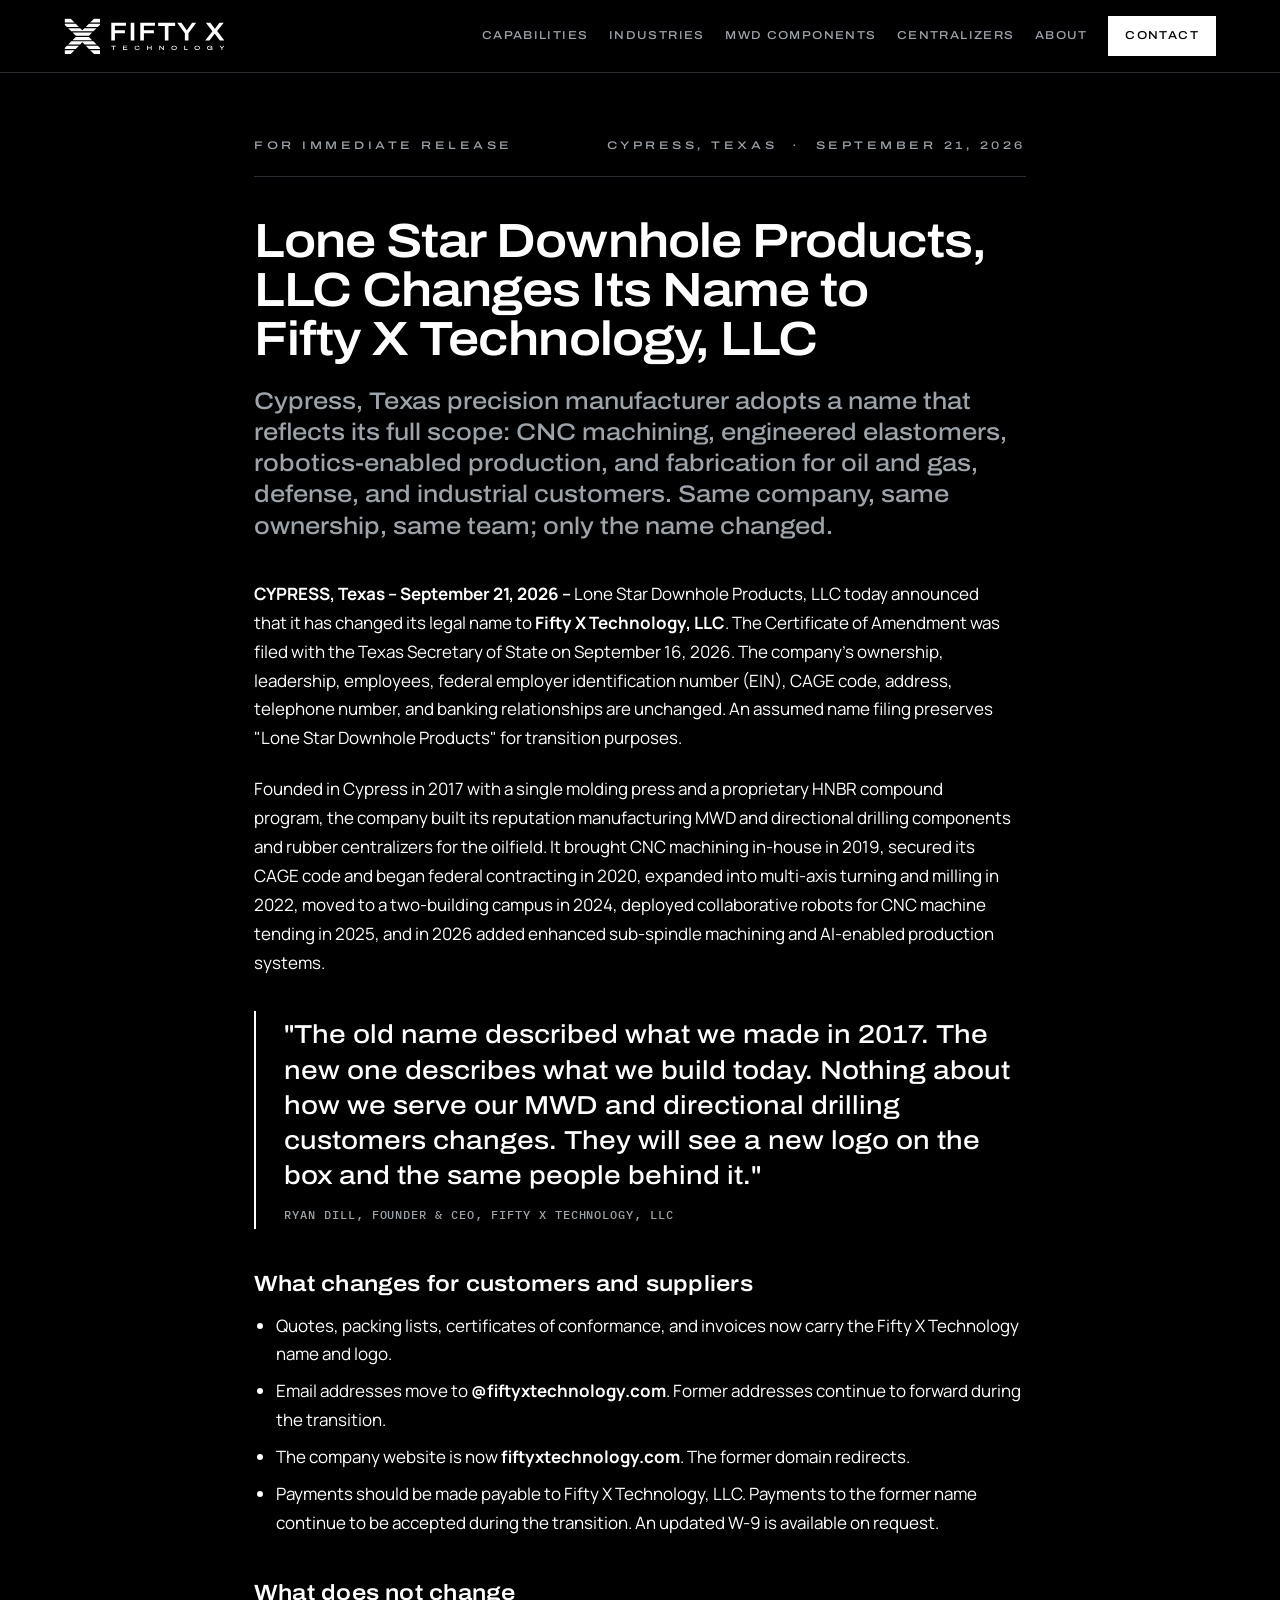
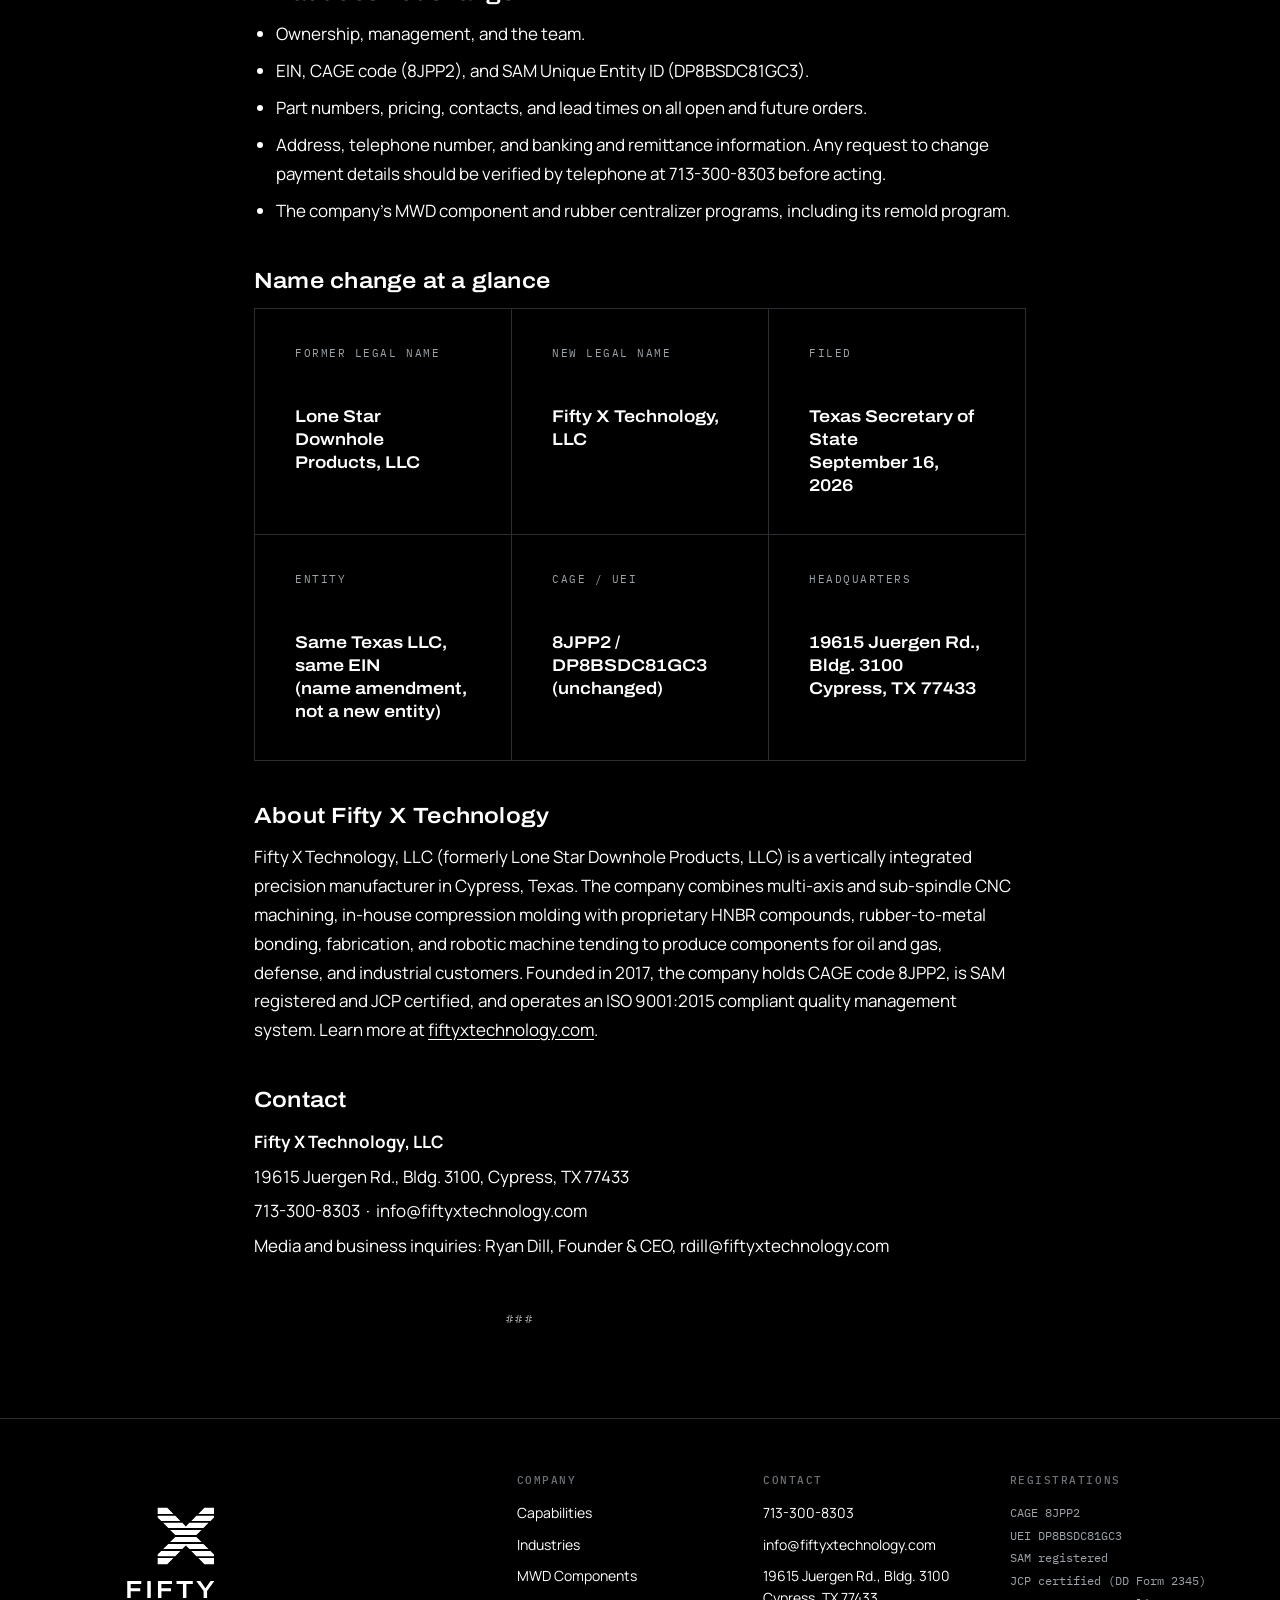
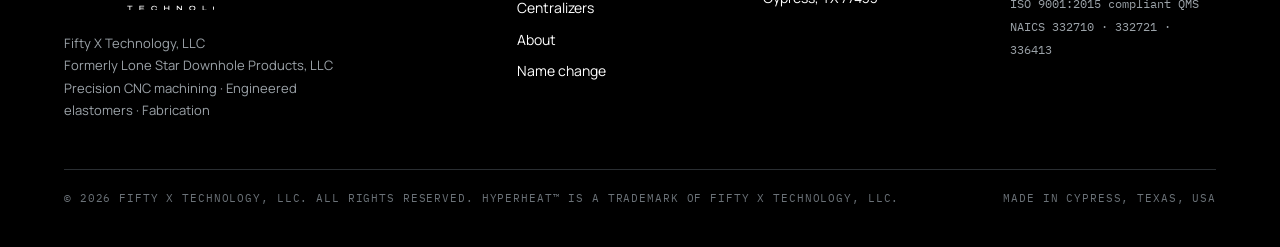
<file: press-release-name-change.html>
<!doctype html>
<html lang="en">
<head>
<meta charset="utf-8">
<meta name="viewport" content="width=device-width, initial-scale=1, viewport-fit=cover">
<title>Lone Star Downhole Products Is Now Fifty X Technology – Press Release</title>
<link rel="canonical" href="https://fiftyxtechnology.com/press-release-name-change.html">
<meta property="og:type" content="article">
<meta property="og:title" content="Lone Star Downhole Products, LLC Is Now Fifty X Technology, LLC">
<meta property="og:description" content="Cypress, Texas precision manufacturer changes its legal name. Same company, same team, same EIN and CAGE code; only the name changed.">
<meta property="og:url" content="https://fiftyxtechnology.com/press-release-name-change.html">
<meta property="og:site_name" content="Fifty X Technology">
<meta name="description" content="Press release: Lone Star Downhole Products, LLC of Cypress, Texas has changed its legal name to Fifty X Technology, LLC. Same company, same team, same EIN and CAGE code; only the name changed.">
<link rel="preconnect" href="https://fonts.googleapis.com">
<link rel="preconnect" href="https://fonts.gstatic.com" crossorigin>
<link rel="stylesheet" href="https://fonts.googleapis.com/css2?family=Archivo:wdth,wght@62..125,100..900&family=Manrope:wght@400..800&family=IBM+Plex+Mono:wght@400;500&display=swap">
<link rel="icon" href="data:image/svg+xml,%3Csvg%20xmlns%3D%22http%3A//www.w3.org/2000/svg%22%20viewBox%3D%220%200%20100%20100%22%3E%3Ctitle%3EFifty%20X%20app%20icon%3C/title%3E%3Cg%20fill%3D%22%23000000%22%20fill-rule%3D%22nonzero%22%3E%3Cpath%20d%3D%22M0%209%20L9%200%20L91%200%20L100%209%20L100%2091%20L91%20100%20L9%20100%20L0%2091%20Z%20M29.54%2019%20L19%2019%20L19%2029.54%20L39.46%2050%20L19%2070.46%20L19%2081%20L29.54%2081%20L50%2060.54%20L70.46%2081%20L81%2081%20L81%2070.46%20L60.54%2050%20L81%2029.54%20L81%2019%20L70.46%2019%20L50%2039.46%20Z%22/%3E%3C/g%3E%3C/svg%3E">
<style>
:root{
  --ink:#000000;
  --paper:#FFFFFF;
  --graphite:#121416;
  --carbon:#1C1F22;
  --hair-d:#2A2E32;
  --steel:#9CA3A9;
  --steel-2:#6B7278;
  --hair-l:#D6DADE;
  --slate:#4B5258;
  --mist:#F3F4F5;
  --display:"Archivo","Helvetica Neue",Arial,sans-serif;
  --body:"Manrope","Helvetica Neue",Arial,sans-serif;
  --mono:"IBM Plex Mono","SFMono-Regular",Consolas,monospace;
  --gutter:clamp(16px,5vw,72px);
  --maxw:1320px;
  color-scheme:dark;
}
*{box-sizing:border-box}
html{scroll-behavior:smooth;-webkit-text-size-adjust:100%}
@media (prefers-reduced-motion:reduce){html{scroll-behavior:auto}}
body{margin:0;background:var(--ink);color:var(--paper);font-family:var(--body);font-size:16px;line-height:1.55;-webkit-font-smoothing:antialiased;overflow-x:hidden}
a{color:inherit;text-decoration:none}
img,svg{max-width:100%;display:block}
h1,h2,h3,h4{margin:0;font-family:var(--display);font-stretch:112.5%;font-weight:600;letter-spacing:-.01em;line-height:1.02;text-wrap:balance}
p{margin:0}
:focus-visible{outline:2px solid var(--paper);outline-offset:3px}
.light :focus-visible{outline-color:var(--ink)}
.wrap{max-width:var(--maxw);margin:0 auto;padding-inline:var(--gutter)}
.eyebrow{font-family:var(--display);font-stretch:125%;font-weight:500;font-size:11px;letter-spacing:.32em;text-transform:uppercase;color:var(--steel)}
.light .eyebrow{color:var(--slate)}
.mono{font-family:var(--mono);font-size:12px;letter-spacing:.06em;text-transform:uppercase}
.btn{display:inline-flex;align-items:center;gap:12px;font-family:var(--display);font-stretch:112.5%;font-weight:600;font-size:13px;letter-spacing:.14em;text-transform:uppercase;padding:16px 22px;border:1px solid var(--paper);transition:background .18s,color .18s,transform .18s}
.btn svg{width:14px;height:14px;flex:none}
.btn-solid{background:var(--paper);color:var(--ink)}
.btn-solid:hover{background:var(--ink);color:var(--paper)}
.btn-ghost{background:transparent;color:var(--paper)}
.btn-ghost:hover{background:var(--paper);color:var(--ink)}
.light .btn{border-color:var(--ink)}
.light .btn-solid{background:var(--ink);color:var(--paper)}
.light .btn-solid:hover{background:var(--paper);color:var(--ink)}
.light .btn-ghost{color:var(--ink)}
.light .btn-ghost:hover{background:var(--ink);color:var(--paper)}

/* ---------- plates: the section divider motif (echoes the mark's cuts) ---------- */
.plates{height:14px;background:repeating-linear-gradient(to bottom,var(--paper) 0 2px,transparent 2px 4px);opacity:.9}
.light .plates{background:repeating-linear-gradient(to bottom,var(--ink) 0 2px,transparent 2px 4px)}
.slit{height:1px;background:var(--hair-d)}
.light .slit{background:var(--hair-l)}

/* ---------- transition strip: chyron ---------- */
.strip{background:var(--ink);border-bottom:1px solid var(--hair-d);overflow:hidden;font-family:var(--mono);font-size:12px;letter-spacing:.1em;text-transform:uppercase;color:#E9FF2E;padding-block:9px;white-space:nowrap}
.strip-track{display:inline-flex;gap:0;will-change:transform}
.strip a{display:inline-block;padding-inline:3vw;color:inherit}
.strip b{font-weight:500;color:#F7FF7A}
.strip u{text-decoration:underline;text-underline-offset:3px}
.strip a:hover u{color:var(--paper)}
@media (prefers-reduced-motion:no-preference){
  .strip-track{animation:chyron 36s linear infinite}
  .strip:hover .strip-track{animation-play-state:paused}
  @keyframes chyron{from{transform:translateX(0)}to{transform:translateX(-50%)}}
}
@media (prefers-reduced-motion:reduce){.strip a:not(:first-child){display:none}.strip{white-space:normal;text-align:center}}

/* ---------- nav ---------- */
.nav{position:sticky;top:env(safe-area-inset-top,0px);z-index:50;background:rgba(0,0,0,.86);backdrop-filter:blur(10px);-webkit-backdrop-filter:blur(10px);border-bottom:1px solid var(--hair-d)}
.nav .wrap{display:flex;align-items:center;justify-content:space-between;gap:24px;height:72px}
.brand{display:block;height:36px}
.brand svg{height:100%;width:auto}
.links{display:flex;gap:clamp(14px,1.6vw,26px);align-items:center}
.links a{white-space:nowrap;font-family:var(--display);font-stretch:112.5%;font-weight:500;font-size:11.5px;letter-spacing:.12em;text-transform:uppercase;color:var(--steel);padding:8px 0;border-bottom:1px solid transparent;transition:color .15s,border-color .15s}
.links a:hover{color:var(--paper);border-color:var(--paper)}
.links .cta{color:var(--ink);background:var(--paper);padding:10px 16px;border:1px solid var(--paper)}
.links .cta:hover{background:var(--ink);color:var(--paper)}
.menu-btn{display:none;background:none;border:1px solid var(--hair-d);color:var(--paper);font-family:var(--mono);font-size:12px;letter-spacing:.12em;text-transform:uppercase;padding:10px 14px;cursor:pointer}
@media (max-width:1100px){
  .links{display:none;position:absolute;left:0;right:0;top:72px;background:var(--ink);border-bottom:1px solid var(--hair-d);flex-direction:column;align-items:stretch;gap:0;padding:8px var(--gutter) 20px}
  .links.open{display:flex}
  .links a{padding:14px 0;border-bottom:1px solid var(--hair-d);font-size:13px}
  .links .cta{margin-top:14px;text-align:center}
  .menu-btn{display:block}
}
@media (max-width:1100px){.links{gap:0}}

/* ---------- hero ---------- */
.hero{position:relative;overflow:hidden;background:var(--ink)}
.hero::before{content:"";position:absolute;inset:0;background-image:linear-gradient(var(--hair-d) 1px,transparent 1px),linear-gradient(90deg,var(--hair-d) 1px,transparent 1px);background-size:96px 96px;opacity:.28;mask-image:linear-gradient(to bottom,rgba(0,0,0,.9),transparent 90%);-webkit-mask-image:linear-gradient(to bottom,rgba(0,0,0,.9),transparent 90%)}
.hero .wrap{position:relative;display:grid;grid-template-columns:minmax(0,7fr) minmax(0,5fr);gap:48px;align-items:center;padding-block:clamp(36px,4.5vw,64px) clamp(64px,9vw,128px)}
.hero h1{font-size:clamp(32px,4.1vw,58px);letter-spacing:-.025em;line-height:1.02;margin-top:22px}
.hero h1 em{font-style:normal;color:var(--steel)}
.hero .lede{max-width:56ch;margin-top:24px;font-size:clamp(15px,1.2vw,17px);line-height:1.6;color:var(--steel)}
.hero .lede b{color:var(--paper);font-weight:600}
.hero .actions{display:flex;flex-wrap:wrap;gap:14px;margin-top:40px}
.hero-mark{position:relative;max-width:500px;width:100%;justify-self:end}
.hero-mark svg{width:100%;height:auto;aspect-ratio:1}
.hero-mark .plate{fill:var(--paper);transform-origin:50% 50%}
@media (prefers-reduced-motion:no-preference){
  .hero-mark .plate{animation:plate-in .9s cubic-bezier(.2,.8,.2,1) both}
  .hero-mark .plate:nth-child(odd){--from:-60px}
  .hero-mark .plate:nth-child(even){--from:60px}
  @keyframes plate-in{from{opacity:0;transform:translateX(var(--from,-60px))}to{opacity:1;transform:none}}
  .hero-mark .p1{animation-delay:.05s}.hero-mark .p2{animation-delay:.12s}.hero-mark .p3{animation-delay:.19s}.hero-mark .p4{animation-delay:.26s}
  .hero-mark .p5{animation-delay:.33s}.hero-mark .p6{animation-delay:.40s}.hero-mark .p7{animation-delay:.47s}.hero-mark .p8{animation-delay:.54s}
}
.hero-mark .tag{margin-top:18px;font-family:var(--mono);font-size:11px;letter-spacing:.1em;text-transform:uppercase;color:var(--steel-2)}
@media (max-width:900px){
  .hero .wrap{grid-template-columns:1fr;gap:40px}
  .hero-mark{max-width:220px;justify-self:start;order:-1}
}

/* ---------- ticker / credentials ---------- */
.cred{border-top:1px solid var(--hair-d);border-bottom:1px solid var(--hair-d);background:var(--graphite)}
.cred .wrap{display:grid;grid-template-columns:repeat(4,1fr)}
.cred .cell{padding:22px 0;border-left:1px solid var(--hair-d);padding-left:20px}
.cred .cell:first-child{border-left:0;padding-left:0}
.cred .k{font-family:var(--mono);font-size:11px;letter-spacing:.14em;text-transform:uppercase;color:var(--steel-2)}
.cred .v{font-family:var(--display);font-stretch:112.5%;font-weight:600;font-size:17px;margin-top:6px}
@media (max-width:900px){.cred .wrap{grid-template-columns:1fr 1fr}.cred .cell:nth-child(3){border-left:0;padding-left:0}.cred .cell{border-top:1px solid var(--hair-d)}.cred .cell:nth-child(-n+2){border-top:0}}
@media (max-width:480px){.cred .wrap{grid-template-columns:1fr}.cred .cell{border-left:0;padding-left:0;padding-block:14px}.cred .cell:nth-child(2){border-top:1px solid var(--hair-d)}}

/* ---------- generic section ---------- */
.section{padding-block:clamp(72px,9vw,128px)}
.section.light{background:var(--paper);color:var(--ink)}
.head{display:grid;grid-template-columns:minmax(0,5fr) minmax(0,7fr);gap:32px 64px;align-items:end;margin-bottom:clamp(40px,5vw,72px)}
.head h2{font-size:clamp(26px,3.3vw,46px);font-weight:600;letter-spacing:-.02em;line-height:1.06}
.head .intro{font-size:clamp(15px,1.1vw,16.5px);line-height:1.65;color:var(--steel);max-width:60ch}
.light .head .intro{color:var(--slate)}
@media (max-width:900px){.head{grid-template-columns:1fr}}

/* ---------- capabilities ---------- */
.caps{display:grid;grid-template-columns:repeat(3,1fr);border-top:1px solid var(--hair-l);border-left:1px solid var(--hair-l)}
.cap{border-right:1px solid var(--hair-l);border-bottom:1px solid var(--hair-l);padding:32px 28px 36px;display:flex;flex-direction:column;gap:18px;position:relative;transition:background .2s}
.cap:hover{background:var(--mist)}
.cap .idx{font-family:var(--mono);font-size:11px;letter-spacing:.14em;color:var(--slate)}
.cap h3{font-size:24px;margin-top:4px}
.cap p{color:var(--slate);font-size:15px;line-height:1.6}
.cap ul{list-style:none;margin:6px 0 0;padding:0;display:flex;flex-direction:column;gap:8px}
.cap li{font-size:14px;padding-left:18px;position:relative;color:var(--ink)}
.cap li::before{content:"";position:absolute;left:0;top:9px;width:9px;height:2px;background:var(--ink)}
.cap .ico{width:40px;height:40px}
@media (max-width:900px){.caps{grid-template-columns:1fr}}

.integrated{margin-top:clamp(48px,6vw,80px);display:grid;grid-template-columns:minmax(0,4fr) minmax(0,8fr);gap:32px 64px;align-items:start}
.integrated h3{font-size:clamp(24px,2.6vw,34px)}
.integrated p{color:var(--slate);max-width:60ch;margin-top:14px;line-height:1.65}
.flow{display:grid;grid-template-columns:repeat(7,1fr);gap:0;border:1px solid var(--ink)}
.flow div{padding:16px 10px 18px;border-right:1px solid var(--ink);font-family:var(--display);font-stretch:112.5%;font-weight:600;font-size:12px;letter-spacing:.06em;text-transform:uppercase;line-height:1.25;position:relative}
.flow div:last-child{border-right:0}
.flow span{display:block;font-family:var(--mono);font-weight:400;font-size:10px;letter-spacing:.1em;color:var(--slate);margin-bottom:8px}
.flow .in{background:var(--ink);color:var(--paper)}
.flow .in span{color:var(--steel)}
.turnkey{margin-top:clamp(48px,6vw,80px);padding-top:clamp(36px,4vw,56px);border-top:1px solid var(--hair-l);display:grid;grid-template-columns:minmax(0,4fr) minmax(0,8fr);gap:32px 64px;align-items:start}
.turnkey h3{font-size:clamp(24px,2.6vw,34px)}
.turnkey p{color:var(--slate);max-width:52ch;margin-top:14px;line-height:1.65}
.svc-list{list-style:none;margin:0;padding:0;display:grid;grid-template-columns:repeat(4,1fr);gap:1px;background:var(--hair-l);border:1px solid var(--hair-l)}
.svc-list li{background:var(--paper);padding:12px 14px;min-height:60px;display:flex;align-items:center;font-family:var(--display);font-stretch:112.5%;font-weight:600;font-size:12px;letter-spacing:.08em;text-transform:uppercase;line-height:1.3}
@media (max-width:900px){.turnkey{grid-template-columns:1fr}.svc-list{grid-template-columns:repeat(2,1fr)}}
@media (max-width:900px){.integrated{grid-template-columns:1fr}.flow{grid-template-columns:repeat(4,1fr)}.flow div{border-bottom:1px solid var(--ink)}.flow div:nth-child(4n){border-right:0}.flow div:nth-child(n+5){border-bottom:0}}
@media (max-width:480px){.flow{grid-template-columns:repeat(2,1fr)}.flow div{border-right:1px solid var(--ink);border-bottom:1px solid var(--ink)}.flow div:nth-child(2n){border-right:0}.flow div:nth-child(n+5){border-bottom:1px solid var(--ink)}.flow div:nth-last-child(-n+1){border-bottom:0}}

/* ---------- industries ---------- */
.ind{display:grid;grid-template-columns:repeat(5,1fr);border-top:1px solid var(--hair-d);border-left:1px solid var(--hair-d)}
.ind>a,.ind>div{border-right:1px solid var(--hair-d);border-bottom:1px solid var(--hair-d);padding:28px 22px 30px;min-height:220px;display:flex;flex-direction:column;justify-content:space-between;gap:24px;transition:background .2s}
.ind>a:hover{background:var(--graphite)}
.ind h3{font-size:19px;line-height:1.15}
.ind p{font-size:13.5px;line-height:1.55;color:var(--steel)}
.ind .foundation{background:var(--paper);color:var(--ink)}
.ind .foundation p{color:var(--slate)}
.ind .foundation .mono{color:var(--ink)}
.ind .mono{color:var(--steel-2)}
@media (max-width:1100px){.ind{grid-template-columns:repeat(3,1fr)}}
@media (max-width:700px){.ind{grid-template-columns:1fr 1fr}}
@media (max-width:440px){.ind{grid-template-columns:1fr}}

/* ---------- MWD section ---------- */
.mwd{background:var(--ink);position:relative}
.mwd .banner{display:grid;grid-template-columns:auto 1fr;gap:28px;align-items:center;margin-bottom:clamp(40px,5vw,72px)}
.mwd .banner .x{width:76px;height:76px}
.mwd .banner h2{font-size:clamp(28px,3.6vw,50px);font-weight:600;letter-spacing:-.02em}
.mwd .banner h2 span{display:block;color:var(--steel)}
.mwd-grid{display:grid;grid-template-columns:minmax(0,5fr) minmax(0,7fr);gap:48px 72px}
.mwd .lede{font-size:clamp(17px,1.4vw,20px);line-height:1.6;color:var(--paper)}
.mwd .sub{margin-top:20px;color:var(--steel);line-height:1.65;max-width:52ch}
.mwd .sub+.sub{margin-top:14px}
.svc{display:grid;grid-template-columns:1fr 1fr;gap:1px;background:var(--hair-d);border:1px solid var(--hair-d)}
.svc>div,.svc>a{background:var(--ink);padding:24px 22px 26px;display:block}
.svc>a:hover{background:var(--graphite)}
.svc h3{font-size:17px;margin-bottom:10px}
.svc p{font-size:14px;color:var(--steel);line-height:1.55}
.spec{margin-top:1px;background:var(--hair-d);border:1px solid var(--hair-d);border-top:0;display:grid;grid-template-columns:repeat(3,1fr);gap:1px}
.spec div{background:var(--graphite);padding:18px 22px}
.spec .k{font-family:var(--mono);font-size:10.5px;letter-spacing:.14em;text-transform:uppercase;color:var(--steel-2)}
.spec .v{font-family:var(--display);font-stretch:112.5%;font-weight:600;font-size:18px;margin-top:6px;font-variant-numeric:tabular-nums}
.spec .n{font-size:12px;color:var(--steel);margin-top:2px}
.mwd .actions{display:flex;flex-wrap:wrap;gap:14px;margin-top:32px}
@media (max-width:900px){.mwd-grid{grid-template-columns:1fr}.mwd .banner .x{width:56px;height:56px}}
@media (max-width:600px){.svc{grid-template-columns:1fr}.spec{grid-template-columns:1fr}}

/* ---------- technology ---------- */
.tech .head{align-items:start}
.tech-grid{display:grid;grid-template-columns:repeat(4,1fr);gap:0;border-top:1px solid var(--hair-l)}
.tech-grid article{padding:28px 24px 8px 0;border-top:3px solid var(--ink);margin-top:-1px;margin-right:24px}
.tech-grid article:last-child{margin-right:0}
.tech-grid h3{font-size:19px;margin-bottom:12px}
.tech-grid p{font-size:14.5px;color:var(--slate);line-height:1.6}
.tech .quote{margin-top:clamp(48px,6vw,80px);display:grid;grid-template-columns:minmax(0,2fr) minmax(0,10fr);gap:24px 48px;align-items:start;border-top:1px solid var(--hair-l);padding-top:36px}
.tech .quote blockquote{margin:0;font-family:var(--display);font-stretch:112.5%;font-weight:500;font-size:clamp(20px,2.2vw,30px);line-height:1.3;text-wrap:balance;max-width:34ch}
.tech .quote cite{display:block;font-style:normal;margin-top:18px;font-family:var(--mono);font-size:11.5px;letter-spacing:.12em;text-transform:uppercase;color:var(--slate)}
@media (max-width:1000px){.tech-grid{grid-template-columns:1fr 1fr}.tech-grid article:nth-child(2n){margin-right:0}}
@media (max-width:560px){.tech-grid{grid-template-columns:1fr}.tech-grid article{margin-right:0}}
@media (max-width:900px){.tech .quote{grid-template-columns:1fr}}

/* ---------- about + name change ---------- */
.about-grid{display:grid;grid-template-columns:minmax(0,7fr) minmax(0,5fr);gap:48px 80px;align-items:start}
.about h2{font-size:clamp(26px,3.3vw,44px)}
.about .body{margin-top:26px;display:flex;flex-direction:column;gap:16px;color:var(--steel);line-height:1.7;max-width:62ch;font-size:16.5px}
.about .body b{color:var(--paper);font-weight:600}
.timeline{list-style:none;margin:0;padding:0;border-top:1px solid var(--hair-d)}
.timeline li{display:grid;grid-template-columns:64px 1fr;gap:16px;padding:14px 0;border-bottom:1px solid var(--hair-d);font-size:14.5px;line-height:1.5}
.timeline .y{font-family:var(--mono);font-size:12px;letter-spacing:.06em;color:var(--steel);padding-top:3px}
.namechange{margin-top:clamp(56px,7vw,96px);border:1px solid var(--hair-d);display:grid;grid-template-columns:minmax(0,5fr) minmax(0,7fr)}
.namechange>div{padding:36px 32px}
.namechange>div:first-child{border-right:1px solid var(--hair-d);background:var(--graphite)}
.namechange h3{font-size:clamp(24px,2.6vw,34px)}
.namechange .was{margin-top:16px;font-family:var(--mono);font-size:12px;letter-spacing:.08em;text-transform:uppercase;color:var(--steel);line-height:1.8}
.namechange .was s{color:var(--steel-2)}
.namechange .was b{color:var(--paper);font-weight:500}
.qa{display:grid;gap:0}
.qa div{padding:16px 0;border-bottom:1px solid var(--hair-d);display:grid;grid-template-columns:minmax(0,4fr) minmax(0,8fr);gap:8px 24px}
.qa div:first-child{padding-top:0}
.qa div:last-child{border-bottom:0;padding-bottom:0}
.qa dt{font-family:var(--display);font-stretch:112.5%;font-weight:600;font-size:14px;letter-spacing:.02em}
.qa dd{margin:0;font-size:14.5px;color:var(--steel);line-height:1.6}
@media (max-width:900px){.about-grid{grid-template-columns:1fr}.namechange{grid-template-columns:1fr}.namechange>div:first-child{border-right:0;border-bottom:1px solid var(--hair-d)}.qa div{grid-template-columns:1fr}}

/* ---------- contact ---------- */
.contact-grid{display:grid;grid-template-columns:minmax(0,5fr) minmax(0,7fr);gap:48px 80px;align-items:start}
.contact h2{font-size:clamp(26px,3.3vw,46px);font-weight:600;letter-spacing:-.02em}
.contact .intro{margin-top:22px;color:var(--slate);line-height:1.65;max-width:48ch}
.contact .details{margin-top:36px;display:grid;gap:22px}
.contact .details .k{font-family:var(--mono);font-size:11px;letter-spacing:.14em;text-transform:uppercase;color:var(--slate)}
.contact .details .v{font-family:var(--display);font-stretch:112.5%;font-weight:600;font-size:18px;margin-top:6px;line-height:1.3}
.contact .details a:hover{text-decoration:underline;text-underline-offset:4px}
form{display:grid;grid-template-columns:1fr 1fr;gap:18px 20px;border:1px solid var(--ink);padding:28px}
form .full{grid-column:1/-1}
label{display:flex;flex-direction:column;gap:8px;font-family:var(--mono);font-size:11px;letter-spacing:.12em;text-transform:uppercase;color:var(--slate)}
input,select,textarea{font-family:var(--body);font-size:15px;color:var(--ink);background:var(--paper);border:0;border-bottom:1px solid var(--ink);padding:10px 0;border-radius:0;width:100%;-webkit-appearance:none;appearance:none}
textarea{min-height:120px;resize:vertical}
select{background-image:linear-gradient(45deg,transparent 50%,var(--ink) 50%),linear-gradient(135deg,var(--ink) 50%,transparent 50%);background-position:calc(100% - 14px) 50%,calc(100% - 9px) 50%;background-size:5px 5px;background-repeat:no-repeat;padding-right:28px}
input:focus,select:focus,textarea:focus{outline:0;border-bottom-width:2px}
form .note{grid-column:1/-1;font-size:12.5px;color:var(--slate);line-height:1.5}
form .submit{grid-column:1/-1;display:flex;align-items:center;gap:20px;flex-wrap:wrap}
form button{cursor:pointer;background:var(--ink);color:var(--paper);border:1px solid var(--ink)}
form button:hover{background:var(--paper);color:var(--ink)}
@media (max-width:900px){.contact-grid{grid-template-columns:1fr}}
@media (max-width:560px){form{grid-template-columns:1fr;padding:20px}}

/* ---------- footer ---------- */
footer{background:var(--ink);border-top:1px solid var(--hair-d);padding-block:56px 40px}
.foot{display:grid;grid-template-columns:minmax(0,4fr) repeat(3,minmax(0,2fr));gap:40px}
.foot .stack{width:150px}
.foot .stack svg{width:100%;height:auto}
.foot .legal{margin-top:22px;font-size:13px;color:var(--steel);line-height:1.7;max-width:34ch}
.foot h4{font-family:var(--mono);font-weight:500;font-size:11px;letter-spacing:.14em;text-transform:uppercase;color:var(--steel-2);margin-bottom:16px}
.foot ul{list-style:none;margin:0;padding:0;display:grid;gap:10px;font-size:14px}
.foot ul a:hover{text-decoration:underline;text-underline-offset:4px}
.foot .creds{font-family:var(--mono);font-size:12px;color:var(--steel);line-height:1.9}
.foot-bottom{margin-top:48px;padding-top:20px;border-top:1px solid var(--hair-d);display:flex;justify-content:space-between;gap:16px;flex-wrap:wrap;font-family:var(--mono);font-size:11px;letter-spacing:.08em;text-transform:uppercase;color:var(--steel-2)}
@media (max-width:900px){.foot{grid-template-columns:1fr 1fr}}
@media (max-width:520px){.foot{grid-template-columns:1fr}}


/* ---------- centralizer page ---------- */
.links a.current{color:var(--paper);border-color:var(--paper)}

.head>div>.intro+.intro{margin-top:14px}

.pillars{display:grid;grid-template-columns:repeat(3,1fr);gap:0;border-top:1px solid var(--hair-l)}
.pillars article{padding:28px 28px 8px 0;border-top:3px solid var(--ink);margin-top:-1px;margin-right:28px}
.pillars article:last-child{margin-right:0}
.pillars .mono{color:var(--slate)}
.pillars h3{font-size:clamp(20px,1.8vw,24px);margin-top:12px}
.pillars p{margin-top:14px;font-size:15px;line-height:1.65;color:var(--slate)}
@media (max-width:900px){.pillars{grid-template-columns:1fr}.pillars article{margin-right:0}}




/* the one place color is allowed: the product */
.colorband{background:var(--ink);position:relative;overflow:hidden}
.colorband .head .intro{color:var(--steel)}
.swatches{list-style:none;margin:0;padding:0;display:grid;grid-template-columns:repeat(6,1fr);gap:1px;background:var(--hair-d);border:1px solid var(--hair-d)}
.swatches li{background:var(--ink);padding:26px 18px 22px;text-align:center}
.swatches svg{width:100%;max-width:120px;height:auto;aspect-ratio:1;margin:0 auto 16px;color:var(--c)}
.swatches b{display:block;font-family:var(--display);font-stretch:112.5%;font-weight:600;font-size:14px;letter-spacing:.04em}
.swatches span{display:block;margin-top:5px;font-family:var(--mono);font-size:10.5px;letter-spacing:.1em;text-transform:uppercase;color:var(--steel-2)}
@media (prefers-reduced-motion:no-preference){
  .swatches li svg{transition:transform .25s cubic-bezier(.2,.8,.2,1)}
  .swatches li:hover svg{transform:rotate(45deg)}
}
.color-grid{margin-top:clamp(40px,5vw,64px);display:grid;grid-template-columns:1fr 1fr;gap:32px 64px}
.color-grid h3{font-size:clamp(20px,2vw,26px)}
.color-grid p{margin-top:14px;color:var(--steel);font-size:15px;line-height:1.65;max-width:58ch}
@media (max-width:1000px){.swatches{grid-template-columns:repeat(3,1fr)}}
@media (max-width:900px){.color-grid{grid-template-columns:1fr}}
@media (max-width:480px){.swatches{grid-template-columns:1fr 1fr}}
.light-plates{background:repeating-linear-gradient(to bottom,var(--paper) 0 2px,transparent 2px 4px)}

.caps.three .cap p{margin-top:auto;padding-top:14px;border-top:1px solid var(--hair-l);font-size:14px}
.fleet{margin-top:clamp(48px,6vw,80px);padding-top:clamp(36px,4vw,56px);border-top:1px solid var(--hair-l);display:grid;grid-template-columns:minmax(0,4fr) minmax(0,8fr);gap:32px 64px;align-items:start}
.fleet h3{font-size:clamp(24px,2.6vw,34px)}
.fleet p{color:var(--slate);max-width:52ch;margin-top:14px;line-height:1.65}
.svc-list.dark-list{grid-template-columns:repeat(3,1fr)}
@media (max-width:900px){.fleet{grid-template-columns:1fr}.svc-list.dark-list{grid-template-columns:repeat(2,1fr)}}

/* request section on dark ground */
#request .contact-grid{display:grid;grid-template-columns:minmax(0,5fr) minmax(0,7fr);gap:48px 80px;align-items:start}
#request h2{font-size:clamp(30px,4vw,52px)}
.intro-d{margin-top:22px;color:var(--steel);line-height:1.65;max-width:48ch}
.details-d{margin-top:36px;display:grid;gap:22px}
.details-d .k{font-family:var(--mono);font-size:11px;letter-spacing:.14em;text-transform:uppercase;color:var(--steel-2)}
.details-d .v{font-family:var(--display);font-stretch:112.5%;font-weight:600;font-size:18px;margin-top:6px;line-height:1.3}
.details-d a:hover{text-decoration:underline;text-underline-offset:4px}
.dark-form{border-color:var(--hair-d)}
.dark-form label{color:var(--steel)}
.dark-form input,.dark-form select,.dark-form textarea{background:var(--ink);color:var(--paper);border-bottom-color:var(--steel-2)}
.dark-form select{background-image:linear-gradient(45deg,transparent 50%,var(--paper) 50%),linear-gradient(135deg,var(--paper) 50%,transparent 50%);background-position:calc(100% - 14px) 50%,calc(100% - 9px) 50%;background-size:5px 5px;background-repeat:no-repeat}
.dark-form input:focus,.dark-form select:focus,.dark-form textarea:focus{border-bottom-color:var(--paper)}
.dark-form .note{color:var(--steel)}
.dark-form button{background:var(--paper);color:var(--ink);border-color:var(--paper)}
.dark-form button:hover{background:var(--ink);color:var(--paper)}
@media (max-width:900px){#request .contact-grid{grid-template-columns:1fr}}

.faq{border-top:1px solid var(--hair-l)}
.faq details{border-bottom:1px solid var(--hair-l)}
.faq summary{cursor:pointer;list-style:none;padding:18px 40px 18px 0;font-family:var(--display);font-stretch:112.5%;font-weight:600;font-size:16px;position:relative}
.faq summary::-webkit-details-marker{display:none}
.faq summary::after{content:"+";position:absolute;right:4px;top:14px;font-family:var(--mono);font-size:20px;color:var(--slate)}
.faq details[open] summary::after{content:"–"}
.faq p{padding:0 0 20px;color:var(--slate);font-size:15px;line-height:1.65;max-width:70ch}

.closer h2{font-size:clamp(26px,3.4vw,46px);font-weight:600;letter-spacing:-.02em;max-width:16ch}
.closer .intro{margin-top:22px;color:var(--steel);font-size:clamp(16px,1.25vw,18px);line-height:1.65;max-width:62ch}

/* hero photo */
.hero-photo{margin:0;max-width:560px;width:100%;justify-self:end}
.hero-photo img{width:100%;height:auto;display:block;mask-image:radial-gradient(ellipse 56% 58% at 50% 50%,#000 42%,transparent 94%);-webkit-mask-image:radial-gradient(ellipse 56% 58% at 50% 50%,#000 42%,transparent 94%)}
.hero-photo .tag{margin-top:14px;font-family:var(--mono);font-size:11px;letter-spacing:.1em;text-transform:uppercase;color:var(--steel-2)}
@media (prefers-reduced-motion:no-preference){
  .hero-photo img{animation:photo-in 1.2s cubic-bezier(.2,.8,.2,1) both}
  @keyframes photo-in{from{opacity:0;transform:translateY(14px) scale(.97)}to{opacity:1;transform:none}}
}
@media (max-width:900px){.hero-photo{max-width:360px;justify-self:start;order:-1}}

/* stats strip */
.stats{display:grid;grid-template-columns:repeat(4,1fr);gap:1px;background:var(--hair-l);border:1px solid var(--hair-l);margin-bottom:clamp(40px,5vw,64px)}
.stats div{background:var(--paper);padding:24px 22px 26px}
.stats b{display:block;font-family:var(--display);font-stretch:112.5%;font-weight:600;font-size:clamp(40px,4vw,56px);line-height:1;letter-spacing:-.02em;font-variant-numeric:tabular-nums}
.stats span{display:block;margin-top:12px;font-size:13.5px;line-height:1.5;color:var(--slate)}
@media (max-width:900px){.stats{grid-template-columns:1fr 1fr}}
@media (max-width:440px){.stats{grid-template-columns:1fr}}

/* remold stages */
.stages{display:grid;grid-template-columns:repeat(3,1fr);gap:1px;background:var(--hair-d);border:1px solid var(--hair-d)}
.stages>div{background:var(--ink);padding:28px 24px 30px}
.stages .mono{color:var(--steel-2)}
.stages h3{font-size:19px;margin-top:12px;line-height:1.2}
.stages p{margin-top:12px;font-size:14.5px;color:var(--steel);line-height:1.6}
@media (max-width:900px){.stages{grid-template-columns:1fr}}

/* platforms: two signature cards on a dark ground */
.platforms-section{background:var(--ink)}
.platforms-section .head .intro{color:var(--steel)}
.platforms{display:grid;grid-template-columns:1fr 1fr;gap:24px}
.platforms article{position:relative;overflow:hidden;background:var(--graphite);border:1px solid var(--hair-d);padding:36px 32px 40px;isolation:isolate}
.platforms .mono{color:var(--steel-2)}
.platforms h3{font-size:clamp(26px,2.6vw,36px);margin-top:10px}
.pf-tag{margin-top:10px;font-family:var(--display);font-stretch:125%;font-weight:500;font-size:11px;letter-spacing:.22em;text-transform:uppercase;color:var(--steel)}
.platforms .pl{margin-top:18px;color:var(--steel);font-size:15px;line-height:1.65}
.platforms ul{list-style:none;margin:10px 0 0;padding:0;display:grid;gap:7px}
.platforms li{font-size:14px;padding-left:18px;position:relative;color:var(--paper)}
.platforms li::before{content:"";position:absolute;left:0;top:9px;width:9px;height:2px;background:var(--pf,var(--paper))}
.platforms .techtable th{color:var(--steel-2);border-top-color:var(--hair-d)}
.platforms .techtable td{border-top-color:var(--hair-d);color:var(--paper)}
.platforms .techtable tr:last-child th,.platforms .techtable tr:last-child td{border-bottom-color:var(--hair-d)}
.platforms .btn{border-color:var(--paper)}
.platforms-section .fine{color:var(--steel-2)}

/* Advanced Series: satin black, deep red, luxury restraint */
.pf-advanced{--pf:#C8102E;background:linear-gradient(160deg,#1A1B1D 0%,#0E0F10 55%,#121416 100%)}
.pf-advanced::before{content:"";position:absolute;inset:10px;border:1px solid rgba(255,255,255,.08);pointer-events:none}
.pf-advanced::after{content:"";position:absolute;left:0;right:0;top:0;height:3px;background:linear-gradient(90deg,#C8102E,#6B0A1A 60%,transparent)}
.pf-advanced .pf-glow{position:absolute;right:-120px;top:-120px;width:360px;height:360px;border-radius:50%;background:radial-gradient(closest-side,rgba(200,16,46,.28),rgba(200,16,46,0));pointer-events:none;z-index:-1}
.pf-advanced h3{color:#F5F1EA}
.pf-advanced .pf-tag{color:#D9A0A9}
.pf-advanced .techtable td{color:#EDE6DC}
.pf-advanced .btn{border-color:#C8102E;background:#C8102E;color:var(--paper)}
.pf-advanced .btn:hover{background:transparent;color:#F5F1EA}

/* HyperHeat: ember orange, heat texture at the base */
.pf-hyperheat{--pf:#FF6A13;background:linear-gradient(180deg,#141210 0%,#0E0C0A 100%)}
.pf-hyperheat::after{content:"";position:absolute;left:0;right:0;top:0;height:3px;background:linear-gradient(90deg,#FFB347,#FF6A13 50%,#B3330A)}
.pf-hyperheat .pf-ember{position:absolute;left:0;right:0;bottom:0;height:260px;pointer-events:none;z-index:-1;
  background:
    radial-gradient(ellipse 70% 60% at 50% 110%,rgba(255,106,19,.55),rgba(255,106,19,0) 70%),
    url("data:image/svg+xml,%3Csvg xmlns='http://www.w3.org/2000/svg' width='400' height='260'%3E%3Cfilter id='n'%3E%3CfeTurbulence type='fractalNoise' baseFrequency='0.012 0.03' numOctaves='3' seed='7'/%3E%3CfeColorMatrix values='0 0 0 0 1  0 0 0 0 0.42  0 0 0 0 0.08  0 0 0 1.6 -0.55'/%3E%3C/filter%3E%3Crect width='100%25' height='100%25' filter='url(%23n)'/%3E%3C/svg%3E");
  background-size:cover;mask-image:linear-gradient(to top,rgba(0,0,0,.9),transparent);-webkit-mask-image:linear-gradient(to top,rgba(0,0,0,.9),transparent)}
@media (prefers-reduced-motion:no-preference){
  .pf-hyperheat .pf-ember{animation:ember 6s ease-in-out infinite alternate}
  @keyframes ember{from{opacity:.75}to{opacity:1}}
}
.pf-hyperheat h3{color:#FFF3E8}
.pf-hyperheat .pf-tag{color:#FF8A3D}
.pf-hyperheat .techtable td{color:#FFD0B0}
.pf-hyperheat .techtable tr:nth-child(6) td{color:#FF6A13}
.pf-hyperheat .btn{border-color:#FF6A13;background:#FF6A13;color:var(--ink)}
.pf-hyperheat .btn:hover{background:transparent;color:#FFF3E8}
@media (max-width:900px){.platforms{grid-template-columns:1fr}}

.remold-note{border:1px solid var(--hair-d);border-left:4px solid var(--paper);padding:20px 24px;font-size:clamp(16px,1.3vw,19px);line-height:1.55;color:var(--steel);max-width:70ch}
.remold-note b{color:var(--paper);font-weight:600}

/* tighter "what separates" section */
#why{padding-block:clamp(48px,6vw,80px)}
#why .head{margin-bottom:clamp(24px,3vw,40px);align-items:start}
#why .head h2{font-size:clamp(28px,3.6vw,46px)}
#why .head .intro{font-size:15.5px}
#why .stats{margin-bottom:clamp(24px,3vw,40px)}
#why .stats div{padding:16px 18px 18px}
#why .stats b{font-size:clamp(30px,3vw,40px)}
#why .stats span{margin-top:8px;font-size:12.5px;line-height:1.45}
#why .pillars article{padding:18px 20px 4px 0;margin-right:20px}
#why .pillars h3{font-size:clamp(17px,1.5vw,20px);margin-top:10px}
#why .pillars p{margin-top:10px;font-size:14px;line-height:1.55}
</style>


<style>
.pr{padding-block:64px 80px}
.pr .wrap{max-width:900px}
.pr-top{display:flex;justify-content:space-between;gap:24px;flex-wrap:wrap;border-bottom:1px solid var(--hair-d);padding-bottom:22px;margin-bottom:40px}
.pr h1{font-size:clamp(30px,4vw,48px);letter-spacing:-.02em;margin:18px 0 22px}
.pr .sub{font-family:var(--display);font-stretch:112.5%;font-weight:500;font-size:clamp(18px,2.2vw,24px);line-height:1.3;color:var(--steel);margin-bottom:38px}
.pr .dateline{font-family:var(--body);font-weight:700}
.pr p{font-size:17px;line-height:1.7;margin-bottom:22px;max-width:76ch}
.pr h2{font-size:22px;margin:44px 0 16px;letter-spacing:.01em}
.pr ul{margin:0 0 22px;padding-left:22px;font-size:17px;line-height:1.7}
.pr li{margin-bottom:8px}
.pr blockquote{margin:34px 0;padding:6px 0 6px 28px;border-left:2px solid var(--paper);font-family:var(--display);font-stretch:112.5%;font-weight:500;font-size:clamp(19px,2.4vw,26px);line-height:1.35}
.pr blockquote cite{display:block;margin-top:14px;font-family:var(--mono);font-size:12px;letter-spacing:.08em;text-transform:uppercase;font-style:normal;color:var(--steel)}
.facts{display:grid;grid-template-columns:repeat(auto-fit,minmax(220px,1fr));gap:1px;background:var(--hair-d);border:1px solid var(--hair-d);margin:12px 0 34px}
.facts div{background:var(--ink);padding:18px 20px}
.facts .k{font-family:var(--mono);font-size:11px;letter-spacing:.14em;text-transform:uppercase;color:var(--steel);margin-bottom:8px}
.facts .v{font-family:var(--display);font-stretch:112.5%;font-weight:600;font-size:17px;line-height:1.35}
.pr .end{font-family:var(--mono);font-size:12px;letter-spacing:.2em;text-align:center;margin:48px 0 8px;color:var(--steel)}
.pr .contact p{margin-bottom:6px}
@media print{header.nav,.strip,footer,.pr-top .eyebrow.right{display:none!important}body{background:#fff;color:#000}.pr blockquote{border-color:#000}.facts,.facts div{background:#fff;border-color:#ccc}}
</style>
</head>
<body>
<svg width="0" height="0" style="position:absolute" aria-hidden="true">
  <defs>
    <symbol id="lockup-h" viewBox="-1 -1 454.5 102"><path d="M0 10.8 L0 0 L17 0 L27.8 10.8 Z M0 17 L0 14.2 L31.2 14.2 L40.3 23.3 L6.3 23.3 Z M18.8 35.8 L9.7 26.7 L43.7 26.7 L50 33 L56.3 26.7 L90.3 26.7 L81.2 35.8 Z M31.3 48.3 L22.2 39.2 L77.8 39.2 L68.7 48.3 Z M22.2 60.8 L31.3 51.7 L68.7 51.7 L77.8 60.8 Z M9.7 73.3 L18.8 64.2 L81.2 64.2 L90.3 73.3 L56.3 73.3 L50 67 L43.7 73.3 Z M0 83 L6.3 76.7 L40.3 76.7 L31.2 85.8 L0 85.8 Z M0 100 L0 89.2 L27.8 89.2 L17 100 Z M68.8 85.8 L59.7 76.7 L93.7 76.7 L100 83 L100 85.8 Z M83 100 L72.2 89.2 L100 89.2 L100 100 Z M100 17 L93.7 23.3 L59.7 23.3 L68.8 14.2 L100 14.2 Z M100 0 L100 10.8 L72.2 10.8 L83 0 Z"/>
<path d="M132.0 61.5V11.499999999999993H173.5363063522513V20.144074909435943H142.23770352461855V32.91650502770089H170.49471979378495V41.56057993713684H142.23770352461855V61.5ZM186.99067864182012 61.5V11.499999999999993H197.22838216643868V61.5ZM214.1582589509578 61.5V11.499999999999993H255.69456530320912V20.144074909435943H224.39596247557637V32.91650502770089H252.65297874474277V41.56057993713684H224.39596247557637V61.5ZM283.69260358586 61.5V20.426667477528802H264.73514468554555V11.499999999999993H312.92564180805186V20.426667477528802H293.93030711047857V61.5ZM340.4779548634302 61.5V41.213900808799416L318.73233938705937 11.499999999999993H330.8113045562628L345.63759868156666 32.517368809263175H346.17657305476666L361.03199420162446 11.499999999999993H372.45835760585135L350.7156583880488 41.213900808799416V61.5ZM398.0237739088748 61.5 418.636067290177 35.41911721296725 399.9087438678551 11.499999999999993H412.8180247540563L425.25241782730205 28.109372855038472H425.8613112778832L438.4705020445818 11.499999999999993H450.54655095521696L431.85418707158567 35.136524644874385L452.5393157888373 61.5H439.66791069989495L425.2407527930289 42.37343366685373H424.5939835451889L410.1376986167688 61.5Z"/>
<path d="M137.38039746981443 88.5V78.48869214348643H132.0V76.5H145.01725915880473V78.48869214348643H139.6368616889903V88.5ZM165.3726792320883 88.5V76.5H177.34671757236435V78.39612794300088H167.62914345126416V81.42797051642209H176.3280613066197V83.32409845942297H167.62914345126416V86.60387205699912H177.4865050539129V88.5ZM205.37677561320217 88.70968122232281Q202.99046790110964 88.70968122232281 201.36708989383027 87.99988210799263Q199.74371188655093 87.29008299366245 198.92671041043457 85.90094489577378Q198.1097089343182 84.5118067978851 198.1097089343182 82.49338827139388Q198.1097089343182 79.5229042884873 199.97771503430752 77.90661153308224Q201.84572113429684 76.29031877767719 205.34655224406455 76.29031877767719Q207.36072079257443 76.29031877767719 208.89436987326116 76.83931728218619Q210.4280189539479 77.38831578669519 211.28657902905752 78.44616890080835Q212.14513910416713 79.50402201492149 212.14513910416713 81.04168431195549H209.92834525662795Q209.92834525662795 80.06176310274344 209.34629397480455 79.4296532659641Q208.76424269298113 78.79754342918477 207.72670415367065 78.49199507493142Q206.6891656143602 78.18644672067806 205.30263189444653 78.18644672067806Q203.83675743125954 78.18644672067806 202.74018685776224 78.6511442190301Q201.64361628426497 79.11584171738215 201.03346662229464 80.02469124336562Q200.4233169603243 80.93354076934911 200.4233169603243 82.2662336138775V82.69881951573537Q200.4233169603243 84.07023568536405 201.03771660027599 84.98357195096297Q201.65211624022766 85.89690821656188 202.76167350930308 86.3552307479419Q203.8712307783785 86.81355327932194 205.3456051975282 86.81355327932194Q206.7718092890785 86.81355327932194 207.8074596010324 86.50824168670269Q208.84310991298628 86.20293009408343 209.41429948822224 85.57082025730409Q209.98548906345817 84.93871042052474 209.98548906345817 83.98476260246895H212.1626125393607Q212.1626125393607 85.50022796305986 211.30641421487587 86.558081077173Q210.450215890391 87.61593419128616 208.92530352730105 88.16280770680449Q207.4003911642111 88.70968122232281 205.37677561320217 88.70968122232281ZM233.28451960768498 88.5V76.5H235.54098382686084V81.38357664353589H244.12182588241043V76.5H246.3782901015863V88.5H244.12182588241043V83.37226878702234H235.54098382686084V88.5ZM268.0616912495811 88.5V76.5H270.2161442657723L277.28765330035276 83.50490649381882Q277.5020580239251 83.69286430296673 277.78895500053056 83.99935970375645Q278.07585197713604 84.30585510454617 278.3804591505692 84.61919899557608Q278.6850663240023 84.93254288660602 278.8999445708429 85.18236800383369H279.0354820744101Q279.02225861719785 84.82770227544461 279.0024234313795 84.30278893473528Q278.9825882455612 83.77787559402596 278.9825882455612 83.41565695621057V76.5H281.1597117214637V88.5H279.08317887874125L271.97719649704186 81.42094978742556Q271.5394135706663 80.99214034028086 271.0706969902508 80.48635190048759Q270.60198040983533 79.98056346069433 270.3214584002019 79.6825680158673H270.1991443538469Q270.21236781105915 79.94372249723445 270.2255912682714 80.50310918506273Q270.23881472548356 81.06249587289099 270.23881472548356 81.70288063543126V88.5ZM309.96297997988114 88.70968122232281Q307.60550290011753 88.70968122232281 305.886410194787 87.99090862876176Q304.1673174894564 87.2721360352007 303.2431136515539 85.8851229263027Q302.3189098136514 84.4981098174047 302.3189098136514 82.49964335073909Q302.3189098136514 80.48441674740174 303.2431136515539 79.10614035610052Q304.1673174894564 77.7278639647993 305.886410194787 77.00909137123824Q307.60550290011753 76.29031877767719 309.96297997988114 76.29031877767719Q312.34252927513774 76.29031877767719 314.05539944737563 77.00909137123824Q315.7682696196135 77.7278639647993 316.69247345751603 79.10614035610052Q317.6166772954185 80.48441674740174 317.6166772954185 82.49964335073909Q317.6166772954185 84.4981098174047 316.69247345751603 85.8851229263027Q315.7682696196135 87.2721360352007 314.05539944737563 87.99090862876176Q312.34252927513774 88.70968122232281 309.96297997988114 88.70968122232281ZM309.9720435325163 86.81355327932194Q311.11702119524705 86.81355327932194 312.08507560760813 86.56109376651153Q313.05313001996916 86.30863425370111 313.7747959311504 85.80430813275245Q314.49646184233154 85.29998201180378 314.899765555872 84.51861203005568Q315.30306926941245 83.73724204830758 315.30306926941245 82.68377463938828V82.28621150038151Q315.30306926941245 81.2403548764851 314.899765555872 80.46357470373455Q314.49646184233154 79.686794530984 313.77485984059365 79.18313694589756Q313.0532578388558 78.67947936081113 312.0851395170514 78.4329630407446Q311.11702119524705 78.18644672067806 309.9720435325163 78.18644672067806Q308.8270658697856 78.18644672067806 307.85682255899053 78.4329630407446Q306.88657924819546 78.67947936081113 306.16285225746697 79.18313694589756Q305.4391252667384 79.686794530984 305.04243328180405 80.46357470373455Q304.6457412968697 81.2403548764851 304.6457412968697 82.28621150038151V82.68377463938828Q304.6457412968697 83.73724204830758 305.04243328180405 84.51861203005568Q305.4391252667384 85.29998201180378 306.1633795103744 85.80430813275245Q306.8876337540104 86.30863425370111 307.85734981189796 86.56109376651153Q308.8270658697856 86.81355327932194 309.9720435325163 86.81355327932194ZM338.76928125614864 88.5V76.5H341.02574547532447V86.51130785651357H348.5974134619254V88.5ZM375.3062253820233 88.70968122232281Q372.9487483022597 88.70968122232281 371.2296555969291 87.99090862876176Q369.51056289159857 87.2721360352007 368.586359053696 85.8851229263027Q367.6621552157935 84.4981098174047 367.6621552157935 82.49964335073909Q367.6621552157935 80.48441674740174 368.586359053696 79.10614035610052Q369.51056289159857 77.7278639647993 371.2296555969291 77.00909137123824Q372.9487483022597 76.29031877767719 375.3062253820233 76.29031877767719Q377.6857746772799 76.29031877767719 379.3986448495177 77.00909137123824Q381.1115150217556 77.7278639647993 382.0357188596582 79.10614035610052Q382.9599226975607 80.48441674740174 382.9599226975607 82.49964335073909Q382.9599226975607 84.4981098174047 382.0357188596582 85.8851229263027Q381.1115150217556 87.2721360352007 379.3986448495177 87.99090862876176Q377.6857746772799 88.70968122232281 375.3062253820233 88.70968122232281ZM375.31528893465844 86.81355327932194Q376.4602665973892 86.81355327932194 377.4283210097502 86.56109376651153Q378.3963754221113 86.30863425370111 379.11804133329247 85.80430813275245Q379.8397072444737 85.29998201180378 380.2430109580141 84.51861203005568Q380.6463146715546 83.73724204830758 380.6463146715546 82.68377463938828V82.28621150038151Q380.6463146715546 81.2403548764851 380.2430109580141 80.46357470373455Q379.8397072444737 79.686794530984 379.11810524273585 79.18313694589756Q378.39650324099796 78.67947936081113 377.4283849191936 78.4329630407446Q376.4602665973892 78.18644672067806 375.31528893465844 78.18644672067806Q374.17031127192774 78.18644672067806 373.2000679611327 78.4329630407446Q372.2298246503376 78.67947936081113 371.50609765960905 79.18313694589756Q370.78237066888056 79.686794530984 370.3856786839462 80.46357470373455Q369.98898669901183 81.2403548764851 369.98898669901183 82.28621150038151V82.68377463938828Q369.98898669901183 83.73724204830758 370.3856786839462 84.51861203005568Q370.78237066888056 85.29998201180378 371.50662491251654 85.80430813275245Q372.2308791561525 86.30863425370111 373.20059521404016 86.56109376651153Q374.17031127192774 86.81355327932194 375.31528893465844 86.81355327932194ZM410.85302266502674 88.70968122232281Q407.21854814476455 88.70968122232281 405.40556086261483 87.16989393629814Q403.59257358046506 85.63010665027348 403.59257358046506 82.50661172860612Q403.59257358046506 80.46646978893997 404.5101656897615 79.07945668004197Q405.42775779905793 77.69244357114398 407.1625881461048 76.99138117441058Q408.89741849315163 76.29031877767719 411.30969959640043 76.29031877767719Q412.9125321329592 76.29031877767719 414.21241482752345 76.55478205620548Q415.5122975220877 76.81924533473376 416.4454748392211 77.36328357635915Q417.3786521563545 77.90732181798452 417.87711858263935 78.73967174030378Q418.37558500892425 79.57202166262303 418.37558500892425 80.70779495020496H416.18051457456Q416.18051457456 79.96825185572152 415.7859475786163 79.47404127313413Q415.39138058267264 78.97983069054676 414.7134621689187 78.70096601235196Q414.0355437551648 78.42210133415713 413.18100276211857 78.30427402741759Q412.32646176907235 78.18644672067806 411.3932903176551 78.18644672067806Q410.240990641416 78.18644672067806 409.24193866557175 78.41336461656036Q408.24288668972747 78.64028251244265 407.4929495462086 79.13307839094162Q406.7430124026897 79.6258742694406 406.3245970045804 80.4060347820971Q405.90618160647114 81.18619529475357 405.90618160647114 82.27520709310838V82.69456953775402Q405.90618160647114 84.1849968222927 406.5470281608473 85.08723461967007Q407.1878747152234 85.98947241704744 408.3437140845416 86.4015128481847Q409.4995534538598 86.81355327932194 411.04429513705196 86.81355327932194Q412.8695470984452 86.81355327932194 413.99893955333897 86.45913017828312Q415.12833200823275 86.10470707724429 415.65442329139637 85.44780765747915Q416.18051457456 84.790908237714 416.18051457456 83.91630116293155V83.72126396762552H411.02965111003516V81.9177002251102H418.3930584441178V88.5H416.94180454508296L416.6919794278553 86.8296413390079Q416.05821225963734 87.50543476377116 415.1434554242338 87.91983694553318Q414.22869858883035 88.33423912729519 413.13495742350983 88.52196017480901Q412.04121625818937 88.70968122232281 410.85302266502674 88.70968122232281ZM444.3433041736528 88.5V83.5913852804119L438.42973016880046 76.5H441.1598712312754L445.44131291410315 81.75712464549078H445.62879719998284L449.95415923242865 76.5H452.5393157888373L446.5997683928287 83.5913852804119V88.5Z"/></symbol>
    <symbol id="lockup-s" viewBox="-83.16 -29.13 266.31 240.9"><path d="M0 10.8 L0 0 L17 0 L27.8 10.8 Z M0 17 L0 14.2 L31.2 14.2 L40.3 23.3 L6.3 23.3 Z M18.8 35.8 L9.7 26.7 L43.7 26.7 L50 33 L56.3 26.7 L90.3 26.7 L81.2 35.8 Z M31.3 48.3 L22.2 39.2 L77.8 39.2 L68.7 48.3 Z M22.2 60.8 L31.3 51.7 L68.7 51.7 L77.8 60.8 Z M9.7 73.3 L18.8 64.2 L81.2 64.2 L90.3 73.3 L56.3 73.3 L50 67 L43.7 73.3 Z M0 83 L6.3 76.7 L40.3 76.7 L31.2 85.8 L0 85.8 Z M0 100 L0 89.2 L27.8 89.2 L17 100 Z M68.8 85.8 L59.7 76.7 L93.7 76.7 L100 83 L100 85.8 Z M83 100 L72.2 89.2 L100 89.2 L100 100 Z M100 17 L93.7 23.3 L59.7 23.3 L68.8 14.2 L100 14.2 Z M100 0 L100 10.8 L72.2 10.8 L83 0 Z"/>
<path d="M-54.028011019189684 160.0V130.0H-29.106227207838895V135.18644494566158H-47.88538890441855V142.84990301662054H-30.93117914291871V148.0363479622821H-47.88538890441855V160.0ZM-18.411531739918097 160.0V130.0H-12.268909625146962V160.0ZM0.5110885397439877 160.0V130.0H25.432872351094776V135.18644494566158H6.6537106545151214V142.84990301662054H23.60792041601496V148.0363479622821H6.6537106545151214V160.0ZM44.85376741486481 160.0V135.35600048651727H33.47929207467614V130.0H62.39359034817994V135.35600048651727H50.99638952963595V160.0ZM81.54705027558643 160.0V147.82834048527965L68.49968098976393 130.0H75.747060091286L84.64283656646829 142.6104212855579H84.9662211903883L93.87947387850298 130.0H100.73529192103909L87.68967239035757 147.82834048527965V160.0ZM121.31868589121216 160.0 133.6860619199935 144.35147032778036 122.44966786660035 130.0H130.19523639832107L137.65587224226852 139.9656237130231H138.0212083126172L145.58672277263636 130.0H152.83235211901746L141.61693378883868 144.18191478692464L154.02801101918968 160.0H146.30516796582427L137.64887322170463 148.52406020011225H137.26081167300063L128.58704071594858 160.0Z"/>
<path d="M-50.21689614473778 182.5V175.40865693496957H-54.028011019189684V174.0H-44.807452448369645V175.40865693496957H-48.61856732282155V182.5ZM-32.499325449650875 182.5V174.0H-24.017714958622V175.34309062629228H-30.900996627734642V177.49064578246566H-24.73926314685781V178.83373640875794H-30.900996627734642V181.15690937370772H-23.918698825858446V182.5ZM-6.273386066218979 182.64852419914533Q-7.963687362284515 182.64852419914533 -9.113580117440723 182.14574982649478Q-10.263472872596932 181.64297545384423 -10.842182251512686 180.6590026345064Q-11.420891630428441 179.6750298151686 -11.420891630428441 178.24531669223734Q-11.420891630428441 176.14122387101185 -10.097720642936014 174.99634983593324Q-8.774549655443588 173.85147580085467 -6.294794286024783 173.85147580085467Q-4.868091564163623 173.85147580085467 -3.781756798677177 174.24034974154853Q-2.695422033190731 174.6292236822424 -2.0872753133214266 175.3785363047392Q-1.4791285934521223 176.12784892723604 -1.4791285934521223 177.21702638763514H-3.0493575687923844Q-3.0493575687923844 176.52291553110993 -3.4616438934172917 176.07517106339122Q-3.873930218042199 175.62742659567255 -4.608853350053785 175.41099651140973Q-5.343776482065371 175.19456642714695 -6.325904533670876 175.19456642714695Q-7.364232278428325 175.19456642714695 -8.140969767988906 175.52372715514633Q-8.917707257549486 175.85288788314568 -9.349896601445138 176.496656297384Q-9.78208594534079 177.14042471162227 -9.78208594534079 178.08441547649656V178.39083049031254Q-9.78208594534079 179.36225027713286 -9.346886200375017 180.00919679859877Q-8.911686455409246 180.65614332006467 -8.125750056480824 180.98078844645886Q-7.339813657552401 181.30543357285305 -6.295465110654712 181.30543357285305Q-5.285237212473235 181.30543357285305 -4.5516515748392266 181.08917119474773Q-3.818065937205219 180.87290881664242 -3.4134733214130932 180.42516434892372Q-3.0088807056209674 179.97741988120504 -3.0088807056209674 179.3017068434155H-1.4667515768566766Q-1.4667515768566766 180.37516147383405 -2.073225390033439 181.12447409633086Q-2.679699203210202 181.8737867188277 -3.7598454603989264 182.2611554589865Q-4.839991717587651 182.64852419914533 -6.273386066218979 182.64852419914533ZM11.384303710015928 182.5V174.0H12.982632531932163V177.4592001225046H19.060728987946447V174.0H20.65905780986268V182.5H19.060728987946447V178.86785705747414H12.982632531932163V182.5ZM33.90783806983521 182.5V174.0H35.433908956304L40.44289452246515 178.961808766455Q40.59476453499556 179.09494554793477 40.79798322675778 179.3120464568275Q41.001201918519996 179.5291473657202 41.216965333035134 179.75109928853306Q41.43272874755028 179.97305121134593 41.584934172395656 180.1500106693822H41.68093990408909Q41.67157328856376 179.89878911177325 41.65752336527578 179.52697549543748Q41.643473441987794 179.1551618791017 41.643473441987794 178.89859034398248V174.0H43.18560257075208V182.5H41.71472514049034L36.681320953453266 177.4856727660931Q36.37122471393724 177.18193274103228 36.03921713614295 176.82366592951206Q35.707209558348666 176.4653991179918 35.508506468191634 176.25431901123935H35.421867352023526Q35.43123396754885 176.43930343554106 35.44060058307417 176.83553567275277Q35.449967198599495 177.23176790996445 35.449967198599495 177.68537378343046V182.5ZM61.47762203394071 182.64852419914533Q59.8077424357748 182.64852419914533 58.590051769499 182.13939361203958Q57.372361103223206 181.63026302493384 56.71771671804224 180.64779540613108Q56.06307233286128 179.66532778732832 56.06307233286128 178.2497473734402Q56.06307233286128 176.82229519607623 56.71771671804224 175.8460160855712Q57.372361103223206 174.86973697506616 58.590051769499 174.36060638796042Q59.8077424357748 173.85147580085467 61.47762203394071 173.85147580085467Q63.1631361180808 173.85147580085467 64.37641915674928 174.36060638796042Q65.58970219541777 174.86973697506616 66.24434658059874 175.8460160855712Q66.8989909657797 176.82229519607623 66.8989909657797 178.2497473734402Q66.8989909657797 179.66532778732832 66.24434658059874 180.64779540613108Q65.58970219541777 181.63026302493384 64.37641915674928 182.13939361203958Q63.1631361180808 182.64852419914533 61.47762203394071 182.64852419914533ZM61.48404205039061 181.30543357285305Q62.29506789482489 181.30543357285305 62.98077310358064 181.12660808461231Q63.66647831233639 180.9477825963716 64.1776583327564 180.59055159403297Q64.6888383531764 180.23332059169434 64.97451181693421 179.6798501879561Q65.26018528069204 179.12637978421787 65.26018528069204 178.38017370290004V178.0985664794369Q65.26018528069204 177.35775137084363 64.97451181693421 176.80753208181198Q64.6888383531764 176.25731279278034 64.17770360194541 175.90055533667743Q63.666568850714434 175.54379788057454 62.98081837276966 175.36918215386075Q62.29506789482489 175.19456642714695 61.48404205039061 175.19456642714695Q60.67301620595634 175.19456642714695 59.9857605274765 175.36918215386075Q59.29850484899667 175.54379788057454 58.78586489723063 175.90055533667743Q58.27322494546459 176.25731279278034 57.99223478946942 176.80753208181198Q57.71124463347426 177.35775137084363 57.71124463347426 178.0985664794369V178.38017370290004Q57.71124463347426 179.12637978421787 57.99223478946942 179.6798501879561Q58.27322494546459 180.23332059169434 58.78623836804008 180.59055159403297Q59.29925179061557 180.9477825963716 59.98613399828595 181.12660808461231Q60.67301620595634 181.30543357285305 61.48404205039061 181.30543357285305ZM79.77178988477307 182.5V174.0H81.37011870668931V181.09134306503043H86.73338353053164V182.5ZM103.54182975407723 182.64852419914533Q101.87195015591132 182.64852419914533 100.65425948963552 182.13939361203958Q99.43656882335972 181.63026302493384 98.78192443817876 180.64779540613108Q98.1272800529978 179.66532778732832 98.1272800529978 178.2497473734402Q98.1272800529978 176.82229519607623 98.78192443817876 175.8460160855712Q99.43656882335972 174.86973697506616 100.65425948963552 174.36060638796042Q101.87195015591132 173.85147580085467 103.54182975407723 173.85147580085467Q105.22734383821731 173.85147580085467 106.4406268768858 174.36060638796042Q107.6539099155543 174.86973697506616 108.30855430073525 175.8460160855712Q108.96319868591621 176.82229519607623 108.96319868591621 178.2497473734402Q108.96319868591621 179.66532778732832 108.30855430073525 180.64779540613108Q107.6539099155543 181.63026302493384 106.4406268768858 182.13939361203958Q105.22734383821731 182.64852419914533 103.54182975407723 182.64852419914533ZM103.54824977052712 181.30543357285305Q104.3592756149614 181.30543357285305 105.04498082371715 181.12660808461231Q105.7306860324729 180.9477825963716 106.2418660528929 180.59055159403297Q106.7530460733129 180.23332059169434 107.03871953707073 179.6798501879561Q107.32439300082856 179.12637978421787 107.32439300082856 178.38017370290004V178.0985664794369Q107.32439300082856 177.35775137084363 107.03871953707073 176.80753208181198Q106.7530460733129 176.25731279278034 106.24191132208193 175.90055533667743Q105.73077657085095 175.54379788057454 105.04502609290617 175.36918215386075Q104.3592756149614 175.19456642714695 103.54824977052712 175.19456642714695Q102.73722392609285 175.19456642714695 102.04996824761301 175.36918215386075Q101.36271256913318 175.54379788057454 100.85007261736715 175.90055533667743Q100.33743266560111 176.25731279278034 100.05644250960594 176.80753208181198Q99.77545235361077 177.35775137084363 99.77545235361077 178.0985664794369V178.38017370290004Q99.77545235361077 179.12637978421787 100.05644250960594 179.6798501879561Q100.33743266560111 180.23332059169434 100.8504460881766 180.59055159403297Q101.36345951075208 180.9477825963716 102.05034171842246 181.12660808461231Q102.73722392609285 181.30543357285305 103.54824977052712 181.30543357285305ZM126.61051560968092 182.64852419914533Q124.03609615782854 182.64852419914533 122.75189683297248 181.55784153821116Q121.4676975081164 180.46715887727703 121.4676975081164 178.25468330776266Q121.4676975081164 176.8095827671658 122.1176585855347 175.82711514836308Q122.767619662953 174.84464752956032 123.99645782544454 174.3480616652075Q125.22529598793606 173.85147580085467 126.93399510273728 173.85147580085467Q128.06933481613305 173.85147580085467 128.99008505811605 174.0388039564789Q129.91083530009908 174.22613211210307 130.57183589973525 174.6114925332544Q131.23283649937142 174.9968529544057 131.58591688465654 175.58643414938183Q131.93899726994167 176.17601534435798 131.93899726994167 176.98052142306184H130.38415571226696Q130.38415571226696 176.45667839780273 130.10467075680685 176.10661256847Q129.82518580134675 175.7565467391373 129.34499359160438 175.55901759208263Q128.864801381862 175.361488445028 128.25950151178762 175.27802743608748Q127.65420164171324 175.19456642714695 126.99320519695935 175.19456642714695Q126.17699292628997 175.19456642714695 125.46933111006695 175.35529993673026Q124.76166929384392 175.51603344631354 124.23046381718471 175.86509719358367Q123.6992583405255 176.21416094085376 123.40288076686477 176.76677463731878Q123.10650319320405 177.3193883337838 123.10650319320405 178.09077169095175V178.38782008924244Q123.10650319320405 179.44353941579067 123.56043616922047 180.08262452226631Q124.01436914523688 180.72170962874193 124.83308869850394 181.0135716007975Q125.651808251771 181.30543357285305 126.74600027736543 181.30543357285305Q128.03888708335234 181.30543357285305 128.83887340556873 181.05438387628388Q129.63885972778516 180.8033341797147 130.01150772002606 180.33803042404773Q130.38415571226696 179.87272666838075 130.38415571226696 179.25321332374318V179.11506197706808H126.73562742489521V177.83753765945306H131.9513742865371V182.5H130.92340277472076L130.7464433166845 181.31682928179728Q130.2975249058634 181.7955162910046 129.6495721474526 182.08905116975268Q129.00161938904182 182.38258604850077 128.22688606360646 182.51555512382305Q127.45215273817112 182.64852419914533 126.61051560968092 182.64852419914533ZM148.2225027917673 182.5V179.02306457362508L144.03372120499688 174.0H145.96757112425L149.00025898291963 177.7237966238893H149.13306035208444L152.1968584584002 174.0H154.02801101918968L149.82083161368357 179.02306457362508V182.5Z"/></symbol>
    <symbol id="mark-solid" viewBox="0 0 100 100"><path d="M0 0 L17 0 L50 33 L83 0 L100 0 L100 17 L67 50 L100 83 L100 100 L83 100 L50 67 L17 100 L0 100 L0 83 L33 50 L0 17 Z"/></symbol>
    <symbol id="mark-layer" viewBox="0 0 100 100"><path d="M0 10.8 L0 0 L17 0 L27.8 10.8 Z M0 17 L0 14.2 L31.2 14.2 L40.3 23.3 L6.3 23.3 Z M18.8 35.8 L9.7 26.7 L43.7 26.7 L50 33 L56.3 26.7 L90.3 26.7 L81.2 35.8 Z M31.3 48.3 L22.2 39.2 L77.8 39.2 L68.7 48.3 Z M22.2 60.8 L31.3 51.7 L68.7 51.7 L77.8 60.8 Z M9.7 73.3 L18.8 64.2 L81.2 64.2 L90.3 73.3 L56.3 73.3 L50 67 L43.7 73.3 Z M0 83 L6.3 76.7 L40.3 76.7 L31.2 85.8 L0 85.8 Z M0 100 L0 89.2 L27.8 89.2 L17 100 Z M68.8 85.8 L59.7 76.7 L93.7 76.7 L100 83 L100 85.8 Z M83 100 L72.2 89.2 L100 89.2 L100 100 Z M100 17 L93.7 23.3 L59.7 23.3 L68.8 14.2 L100 14.2 Z M100 0 L100 10.8 L72.2 10.8 L83 0 Z"/></symbol>
    <symbol id="arrow" viewBox="0 0 16 16"><path d="M1 8h12M8 2l6 6-6 6" fill="none" stroke="currentColor" stroke-width="1.8"/></symbol>
  <symbol id="cx-ring" viewBox="0 0 100 100"><path class="ring" fill="currentColor" d="M50 4 L59 4 L58 20 A31 31 0 0 1 80 42 L96 41 L96 50 L96 59 L80 58 A31 31 0 0 1 58 80 L59 96 L50 96 L41 96 L42 80 A31 31 0 0 1 20 58 L4 59 L4 50 L4 41 L20 42 A31 31 0 0 1 42 20 L41 4 Z"/><circle cx="50" cy="50" r="23" fill="#000000"/><circle cx="50" cy="50" r="23" fill="none" stroke="#FFFFFF" stroke-width="1.5"/></symbol></defs>
</svg>


<header class="nav">
  <div class="wrap">
    <a class="brand" href="index.html" aria-label="Fifty X Technology – home"><svg fill="#FFFFFF" viewBox="-1 -1 454.5 102" preserveAspectRatio="xMinYMid meet"><use href="#lockup-h"/></svg></a>
    <button class="menu-btn" id="menu-btn" aria-expanded="false" aria-controls="links">Menu</button>
    <nav class="links" id="links" aria-label="Primary">
      <a href="index.html#capabilities">Capabilities</a>
      <a href="index.html#industries">Industries</a>
      <a href="mwd.html">MWD Components</a>
      <a href="centralizers.html">Centralizers</a>
      <a href="index.html#about">About</a>
      <a class="cta" href="index.html#contact">Contact</a>
    </nav>
  </div>
</header>

<main id="top">
<section class="pr">
  <div class="wrap">
    <div class="pr-top">
      <div class="eyebrow">For immediate release</div>
      <div class="eyebrow right">Cypress, Texas &nbsp;·&nbsp; September 21, 2026</div>
    </div>

    <h1>Lone Star Downhole Products, LLC Changes Its Name to Fifty X Technology, LLC</h1>
    <p class="sub">Cypress, Texas precision manufacturer adopts a name that reflects its full scope: CNC machining, engineered elastomers, robotics-enabled production, and fabrication for oil and gas, defense, and industrial customers. Same company, same ownership, same team; only the name changed.</p>

    <p><span class="dateline">CYPRESS, Texas – September 21, 2026 –</span> Lone Star Downhole Products, LLC today announced that it has changed its legal name to <b>Fifty X Technology, LLC</b>. The Certificate of Amendment was filed with the Texas Secretary of State on September 16, 2026. The company's ownership, leadership, employees, federal employer identification number (EIN), CAGE code, address, telephone number, and banking relationships are unchanged. An assumed name filing preserves "Lone Star Downhole Products" for transition purposes.</p>

    <p>Founded in Cypress in 2017 with a single molding press and a proprietary HNBR compound program, the company built its reputation manufacturing MWD and directional drilling components and rubber centralizers for the oilfield. It brought CNC machining in-house in 2019, secured its CAGE code and began federal contracting in 2020, expanded into multi-axis turning and milling in 2022, moved to a two-building campus in 2024, deployed collaborative robots for CNC machine tending in 2025, and in 2026 added enhanced sub-spindle machining and AI-enabled production systems.</p>

    <blockquote>"The old name described what we made in 2017. The new one describes what we build today. Nothing about how we serve our MWD and directional drilling customers changes. They will see a new logo on the box and the same people behind it."
      <cite>Ryan Dill, Founder &amp; CEO, Fifty X Technology, LLC</cite></blockquote>

    <h2>What changes for customers and suppliers</h2>
    <ul>
      <li>Quotes, packing lists, certificates of conformance, and invoices now carry the Fifty X Technology name and logo.</li>
      <li>Email addresses move to <b>@fiftyxtechnology.com</b>. Former addresses continue to forward during the transition.</li>
      <li>The company website is now <b>fiftyxtechnology.com</b>. The former domain redirects.</li>
      <li>Payments should be made payable to Fifty X Technology, LLC. Payments to the former name continue to be accepted during the transition. An updated W-9 is available on request.</li>
    </ul>

    <h2>What does not change</h2>
    <ul>
      <li>Ownership, management, and the team.</li>
      <li>EIN, CAGE code (8JPP2), and SAM Unique Entity ID (DP8BSDC81GC3).</li>
      <li>Part numbers, pricing, contacts, and lead times on all open and future orders.</li>
      <li>Address, telephone number, and banking and remittance information. Any request to change payment details should be verified by telephone at 713-300-8303 before acting.</li>
      <li>The company's MWD component and rubber centralizer programs, including its remold program.</li>
    </ul>

    <h2>Name change at a glance</h2>
    <div class="facts">
      <div><div class="k">Former legal name</div><div class="v">Lone Star Downhole Products, LLC</div></div>
      <div><div class="k">New legal name</div><div class="v">Fifty X Technology, LLC</div></div>
      <div><div class="k">Filed</div><div class="v">Texas Secretary of State<br>September 16, 2026</div></div>
      <div><div class="k">Entity</div><div class="v">Same Texas LLC, same EIN<br>(name amendment, not a new entity)</div></div>
      <div><div class="k">CAGE / UEI</div><div class="v">8JPP2 / DP8BSDC81GC3<br>(unchanged)</div></div>
      <div><div class="k">Headquarters</div><div class="v">19615 Juergen Rd., Bldg. 3100<br>Cypress, TX 77433</div></div>
    </div>

    <h2>About Fifty X Technology</h2>
    <p>Fifty X Technology, LLC (formerly Lone Star Downhole Products, LLC) is a vertically integrated precision manufacturer in Cypress, Texas. The company combines multi-axis and sub-spindle CNC machining, in-house compression molding with proprietary HNBR compounds, rubber-to-metal bonding, fabrication, and robotic machine tending to produce components for oil and gas, defense, and industrial customers. Founded in 2017, the company holds CAGE code 8JPP2, is SAM registered and JCP certified, and operates an ISO 9001:2015 compliant quality management system. Learn more at <a href="https://fiftyxtechnology.com" style="text-decoration:underline;text-underline-offset:3px">fiftyxtechnology.com</a>.</p>

    <h2>Contact</h2>
    <div class="contact">
      <p><b>Fifty X Technology, LLC</b></p>
      <p>19615 Juergen Rd., Bldg. 3100, Cypress, TX 77433</p>
      <p>713-300-8303 &nbsp;·&nbsp; <a href="mailto:info@fiftyxtechnology.com">info@fiftyxtechnology.com</a></p>
      <p>Media and business inquiries: Ryan Dill, Founder &amp; CEO, <a href="mailto:rdill@fiftyxtechnology.com">rdill@fiftyxtechnology.com</a></p>
    </div>

    <p class="end">###</p>
  </div>
</section>
</main>

<footer>
  <div class="wrap">
    <div class="foot">
      <div>
        <div class="stack"><svg fill="#FFFFFF" viewBox="-83.16 -29.13 266.31 240.9"><use href="#lockup-s"/></svg></div>
        <p class="legal">Fifty X Technology, LLC<br>Formerly Lone Star Downhole Products, LLC<br>Precision CNC machining · Engineered elastomers · Fabrication</p>
      </div>
      <div>
        <h4>Company</h4>
        <ul><li><a href="index.html#capabilities">Capabilities</a></li><li><a href="index.html#industries">Industries</a></li><li><a href="mwd.html">MWD Components</a></li><li><a href="centralizers.html">Centralizers</a></li><li><a href="index.html#about">About</a></li><li><a href="index.html#name-change">Name change</a></li></ul>
      </div>
      <div>
        <h4>Contact</h4>
        <ul><li><a href="tel:+17133008303">713-300-8303</a></li><li><a href="mailto:info@fiftyxtechnology.com">info@fiftyxtechnology.com</a></li><li>19615 Juergen Rd., Bldg. 3100<br>Cypress, TX 77433</li></ul>
      </div>
      <div>
        <h4>Registrations</h4>
        <div class="creds">CAGE 8JPP2<br>UEI DP8BSDC81GC3<br>SAM registered<br>JCP certified (DD Form 2345)<br>ISO 9001:2015 compliant QMS<br>NAICS 332710 · 332721 · 336413</div>
      </div>
    </div>
    <div class="foot-bottom">
      <span>© 2026 Fifty X Technology, LLC. All rights reserved. HyperHeat™ is a trademark of Fifty X Technology, LLC.</span>
      <span>Made in Cypress, Texas, USA</span>
    </div>
  </div>
</footer>

<script>
(function(){
  var btn=document.getElementById('menu-btn'),links=document.getElementById('links');
  btn.addEventListener('click',function(){var o=links.classList.toggle('open');btn.setAttribute('aria-expanded',o?'true':'false');btn.textContent=o?'Close':'Menu';});
  links.addEventListener('click',function(e){if(e.target.tagName==='A'){links.classList.remove('open');btn.setAttribute('aria-expanded','false');btn.textContent='Menu';}});
})();
</script>
</body>
</html>
</file>
<file: fx.css>
/* Fifty X — interaction layer (shared by all pages) */
.fx-progress{position:fixed;left:0;top:0;height:2px;width:100%;z-index:70;pointer-events:none;background:transparent}
.fx-progress b{display:block;height:100%;width:100%;background:var(--paper);transform-origin:0 50%;transform:scaleX(0)}

/* reveal on scroll — only active once fx.js has run (html.fx), so nothing is hidden without JS */
html.fx [data-rv]{opacity:0;transform:translate3d(0,22px,0);transition:opacity .75s ease,transform .8s cubic-bezier(.2,.8,.2,1);transition-delay:var(--d,0ms);will-change:opacity,transform}
html.fx [data-rv].in{opacity:1;transform:none}
html.fx [data-rv="x"]{transform:translate3d(-28px,0,0)}
@media (prefers-reduced-motion:reduce){html.fx [data-rv]{opacity:1;transform:none;transition:none}}

/* 3D tilt + cursor spotlight */
.fx-tilt{position:relative;transform-style:preserve-3d;transition:transform .35s cubic-bezier(.2,.8,.2,1),box-shadow .35s;will-change:transform}
.fx-tilt.on{transition:transform .06s linear}
.fx-tilt::after{content:"";position:absolute;inset:0;pointer-events:none;opacity:0;transition:opacity .3s;background:radial-gradient(360px circle at var(--mx,50%) var(--my,50%),rgba(255,255,255,.10),transparent 60%);z-index:3}
.light .fx-tilt::after,.fx-tilt.fx-light::after{background:radial-gradient(360px circle at var(--mx,50%) var(--my,50%),rgba(0,0,0,.06),transparent 60%)}
.fx-tilt:hover::after,.fx-tilt.on::after{opacity:1}
.fx-tilt>*{transform:translateZ(1px)}
a.fx-tilt,.fx-tilt a{backface-visibility:hidden}

/* image frames: scale on hover + a single sweeping plate line */
.fx-img{position:relative;overflow:hidden;display:block}
.fx-img img{display:block;transition:transform .9s cubic-bezier(.2,.8,.2,1),filter .6s}
.fx-img:hover img{transform:scale(1.045)}
.fx-img::before{content:"";position:absolute;left:0;right:0;top:-6%;height:3px;background:var(--paper);opacity:0;transform:translateY(-100%);pointer-events:none;z-index:2;mix-blend-mode:difference}
.fx-img:hover::before{animation:fx-scan 1.1s cubic-bezier(.4,0,.2,1) 1}
@keyframes fx-scan{0%{opacity:.9;transform:translateY(0)}100%{opacity:0;transform:translateY(calc(100% + 110vh))}}
.fx-img.fx-lb{cursor:zoom-in}

/* magnetic buttons */
.fx-mag{transition:transform .35s cubic-bezier(.2,.8,.2,1)}
.fx-mag.on{transition:transform .08s linear}

/* lightbox */
.fx-lbox{position:fixed;inset:0;z-index:100;background:rgba(0,0,0,.94);display:flex;align-items:center;justify-content:center;flex-direction:column;gap:14px;padding:clamp(16px,4vw,48px);opacity:0;pointer-events:none;transition:opacity .25s}
.fx-lbox.open{opacity:1;pointer-events:auto}
.fx-lbox img{max-width:min(100%,1400px);max-height:82vh;object-fit:contain;border:1px solid var(--hair-d);transform:scale(.97);transition:transform .35s cubic-bezier(.2,.8,.2,1)}
.fx-lbox.open img{transform:none}
.fx-lbox figcaption{font-family:var(--mono);font-size:11px;letter-spacing:.14em;text-transform:uppercase;color:var(--steel);text-align:center;max-width:70ch}
.fx-lbox button{position:absolute;top:18px;right:18px;background:none;border:1px solid var(--hair-d);color:var(--paper);font-family:var(--mono);font-size:11px;letter-spacing:.14em;text-transform:uppercase;padding:10px 14px;cursor:pointer}
.fx-lbox button:hover{background:var(--paper);color:var(--ink)}

/* parts gallery (horizontal, snap) */
.fx-gallery{display:grid;grid-auto-flow:column;grid-auto-columns:minmax(260px,1fr);gap:1px;background:var(--hair-d);border:1px solid var(--hair-d);overflow-x:auto;scroll-snap-type:x mandatory;scrollbar-width:none}
.fx-gallery::-webkit-scrollbar{display:none}
.fx-gallery figure{margin:0;background:var(--ink);scroll-snap-align:start;display:flex;flex-direction:column}
.fx-gallery .fx-img{aspect-ratio:3/4}
.fx-gallery .fx-img img{width:100%;height:100%;object-fit:cover}
.fx-gallery.wide .fx-img{aspect-ratio:4/3}
.fx-gallery figcaption{padding:14px 16px 16px;font-family:var(--mono);font-size:11px;letter-spacing:.12em;text-transform:uppercase;color:var(--steel);display:flex;justify-content:space-between;gap:12px;border-top:1px solid var(--hair-d)}
.fx-gallery figcaption b{color:var(--paper);font-weight:500}
.light .fx-gallery{background:var(--hair-l);border-color:var(--hair-l)}
.light .fx-gallery figure{background:var(--paper)}
.light .fx-gallery figcaption{border-color:var(--hair-l);color:var(--slate)}
.light .fx-gallery figcaption b{color:var(--ink)}

/* diptych: raw material → finished parts */
.fx-diptych{display:grid;grid-template-columns:1fr 1fr;gap:1px;background:var(--hair-d);border:1px solid var(--hair-d);margin-top:clamp(40px,5vw,64px)}
.fx-diptych figure{margin:0;background:var(--ink);position:relative}
.fx-diptych .fx-img{aspect-ratio:16/10}
.fx-diptych .fx-img img{width:100%;height:100%;object-fit:cover}
.fx-diptych figcaption{padding:16px 18px 18px;border-top:1px solid var(--hair-d)}
.fx-diptych .k{font-family:var(--mono);font-size:11px;letter-spacing:.14em;text-transform:uppercase;color:var(--steel-2)}
.fx-diptych .v{margin-top:6px;font-size:14.5px;line-height:1.55;color:var(--steel);max-width:48ch}
.fx-diptych .v b{color:var(--paper);font-weight:600}
.fx-diptych .arrow{position:absolute;left:-1px;top:50%;z-index:4;transform:translate(-50%,-50%);width:44px;height:44px;border-radius:50%;background:var(--paper);color:var(--ink);display:grid;place-items:center;border:1px solid var(--hair-d)}
.fx-diptych .arrow svg{width:16px;height:16px}
.light .fx-diptych{background:var(--hair-l);border-color:var(--hair-l)}
.light .fx-diptych figure{background:var(--paper)}
.light .fx-diptych figcaption{border-color:var(--hair-l)}
.light .fx-diptych .k{color:var(--slate)}
.light .fx-diptych .v{color:var(--slate)}
.light .fx-diptych .v b{color:var(--ink)}
.light .fx-diptych .arrow{background:var(--ink);color:var(--paper)}
@media (max-width:760px){.fx-diptych{grid-template-columns:1fr}.fx-diptych .arrow{left:50%;top:-1px;transform:translate(-50%,-50%) rotate(90deg)}}

/* hero mark: plates separate under the cursor */
.hero-mark .plate{transition:transform .5s cubic-bezier(.2,.8,.2,1)}
.hero-mark.live .plate{transition:transform .18s ease-out}

/* ghost words drift with scroll */
.ghost{will-change:transform}

/* stat tick-up */
.fx-count{font-variant-numeric:tabular-nums}

/* FXT watermark on every photo */
.fx-wm{position:absolute;right:12px;bottom:10px;z-index:3;pointer-events:none;display:inline-flex;align-items:center;gap:6px;opacity:.55;color:#fff;mix-blend-mode:screen;font-family:var(--display);font-stretch:112.5%;font-weight:700;font-size:11px;letter-spacing:.22em;line-height:1;text-shadow:0 1px 2px rgba(0,0,0,.6);filter:drop-shadow(0 1px 2px rgba(0,0,0,.6));transition:opacity .3s}
.fx-wm svg{width:14px;height:14px;fill:#fff;flex:none}
.fx-img:hover .fx-wm{opacity:.9}
.wallshot .fx-wm{display:none}
.hero-photo .fx-wm{bottom:auto;top:14px}
.mosaic>figure:first-child .fx-img,.trio figure:first-child .fx-img{flex:1;min-height:0}
.mosaic>figure:first-child .fx-img img,.trio figure:first-child .fx-img img{height:100%;width:100%;object-fit:cover}
</file>
